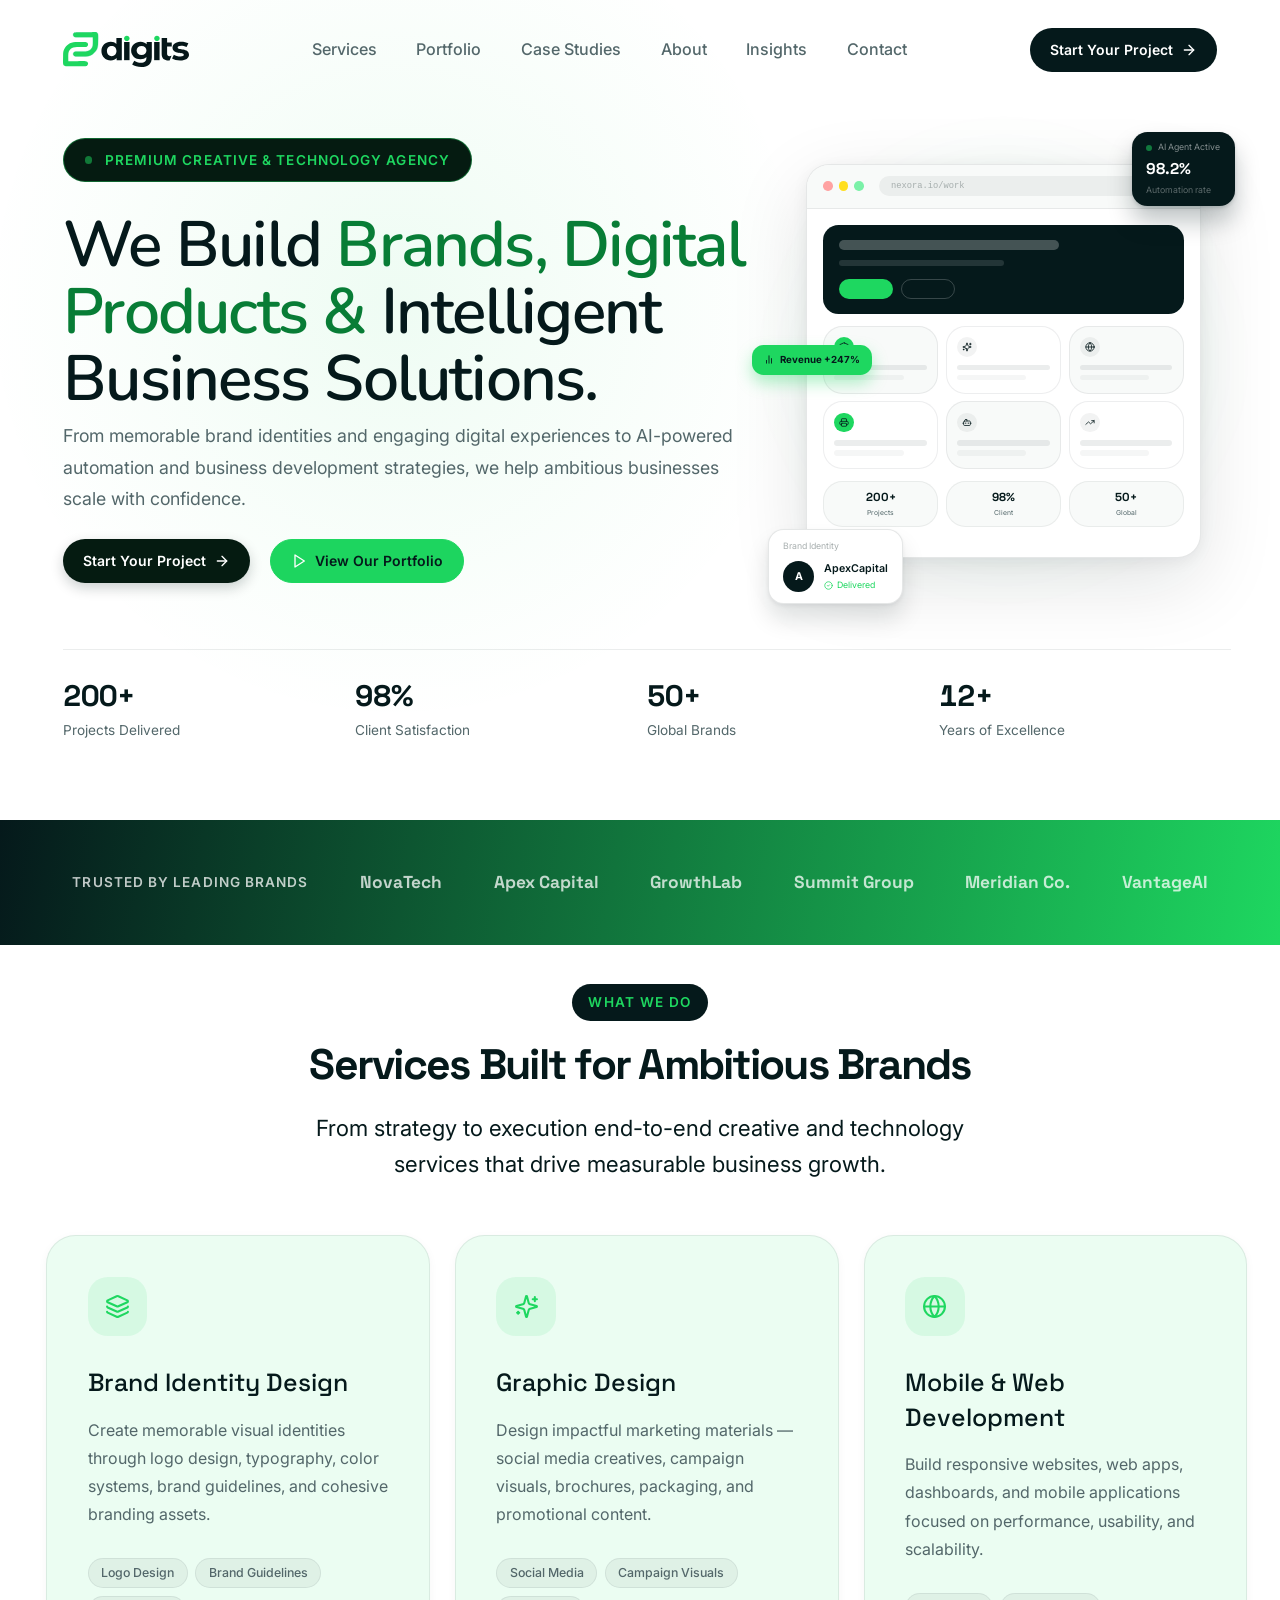
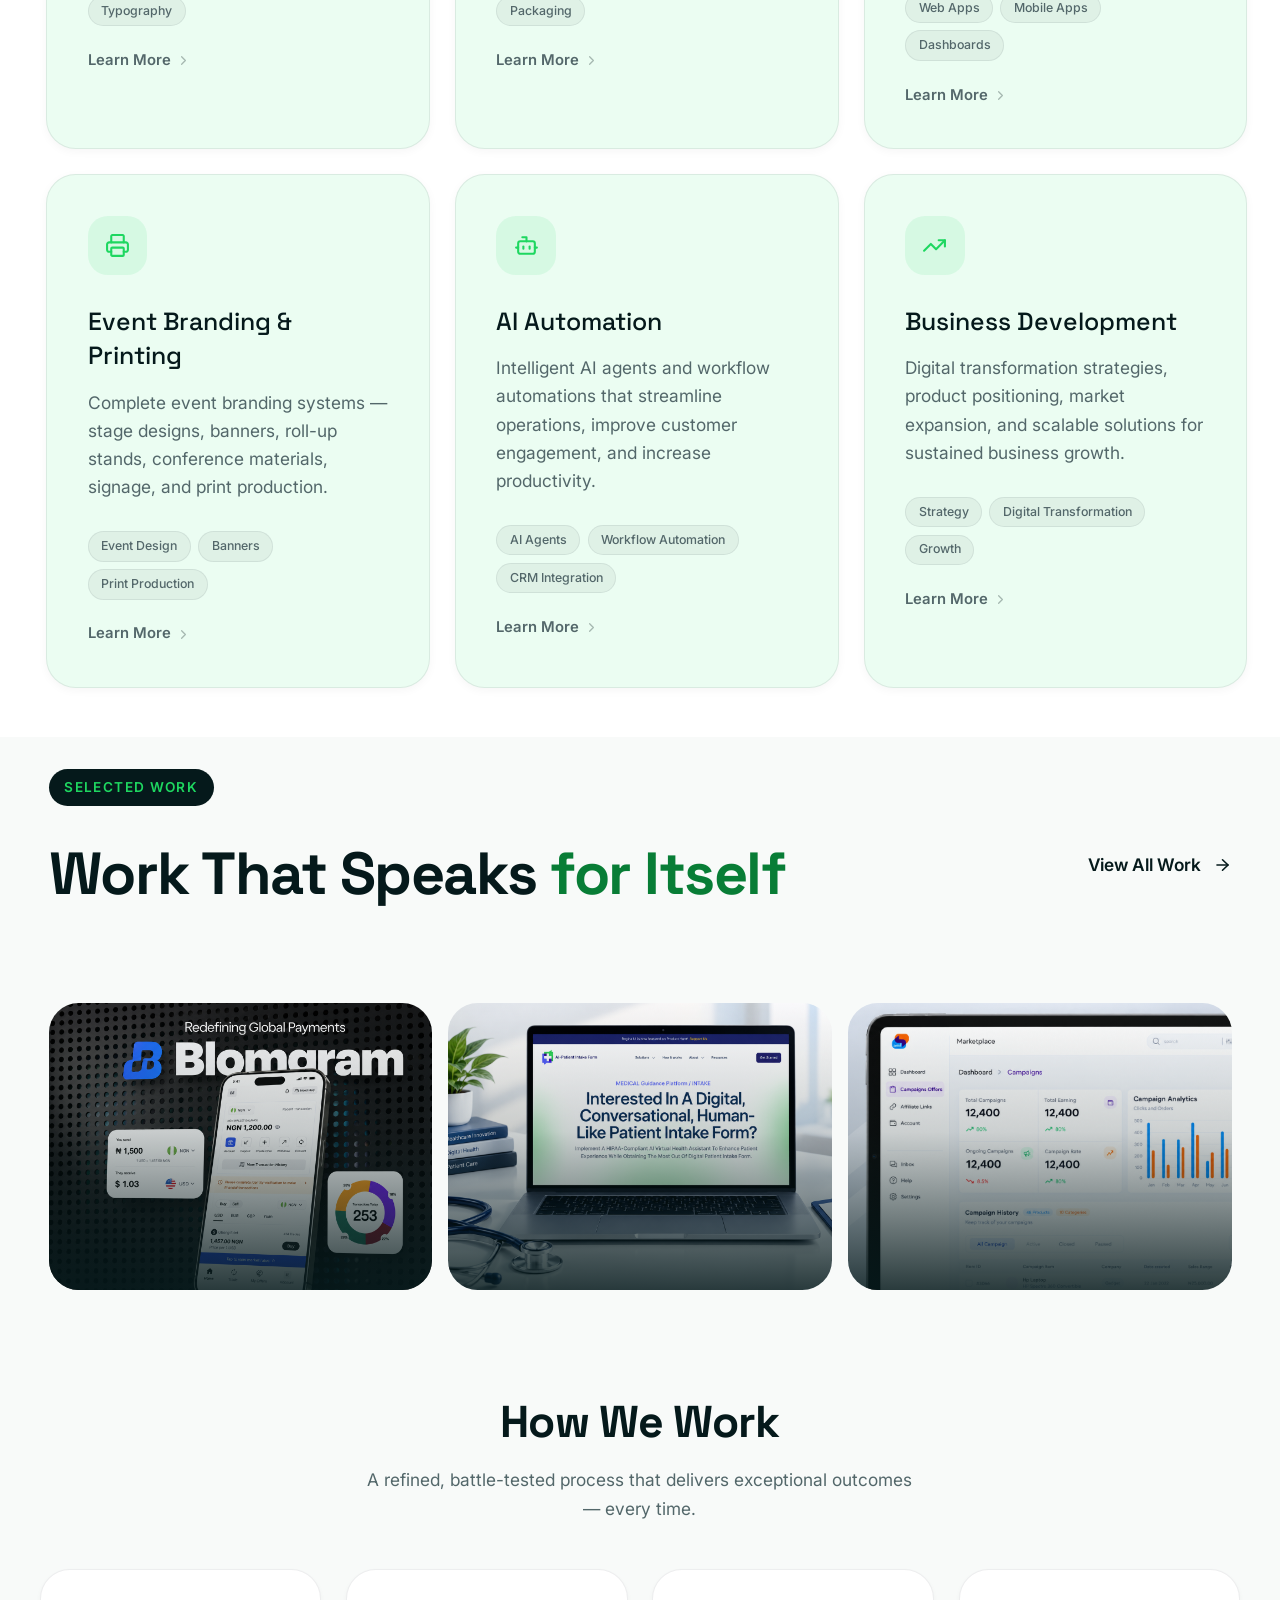
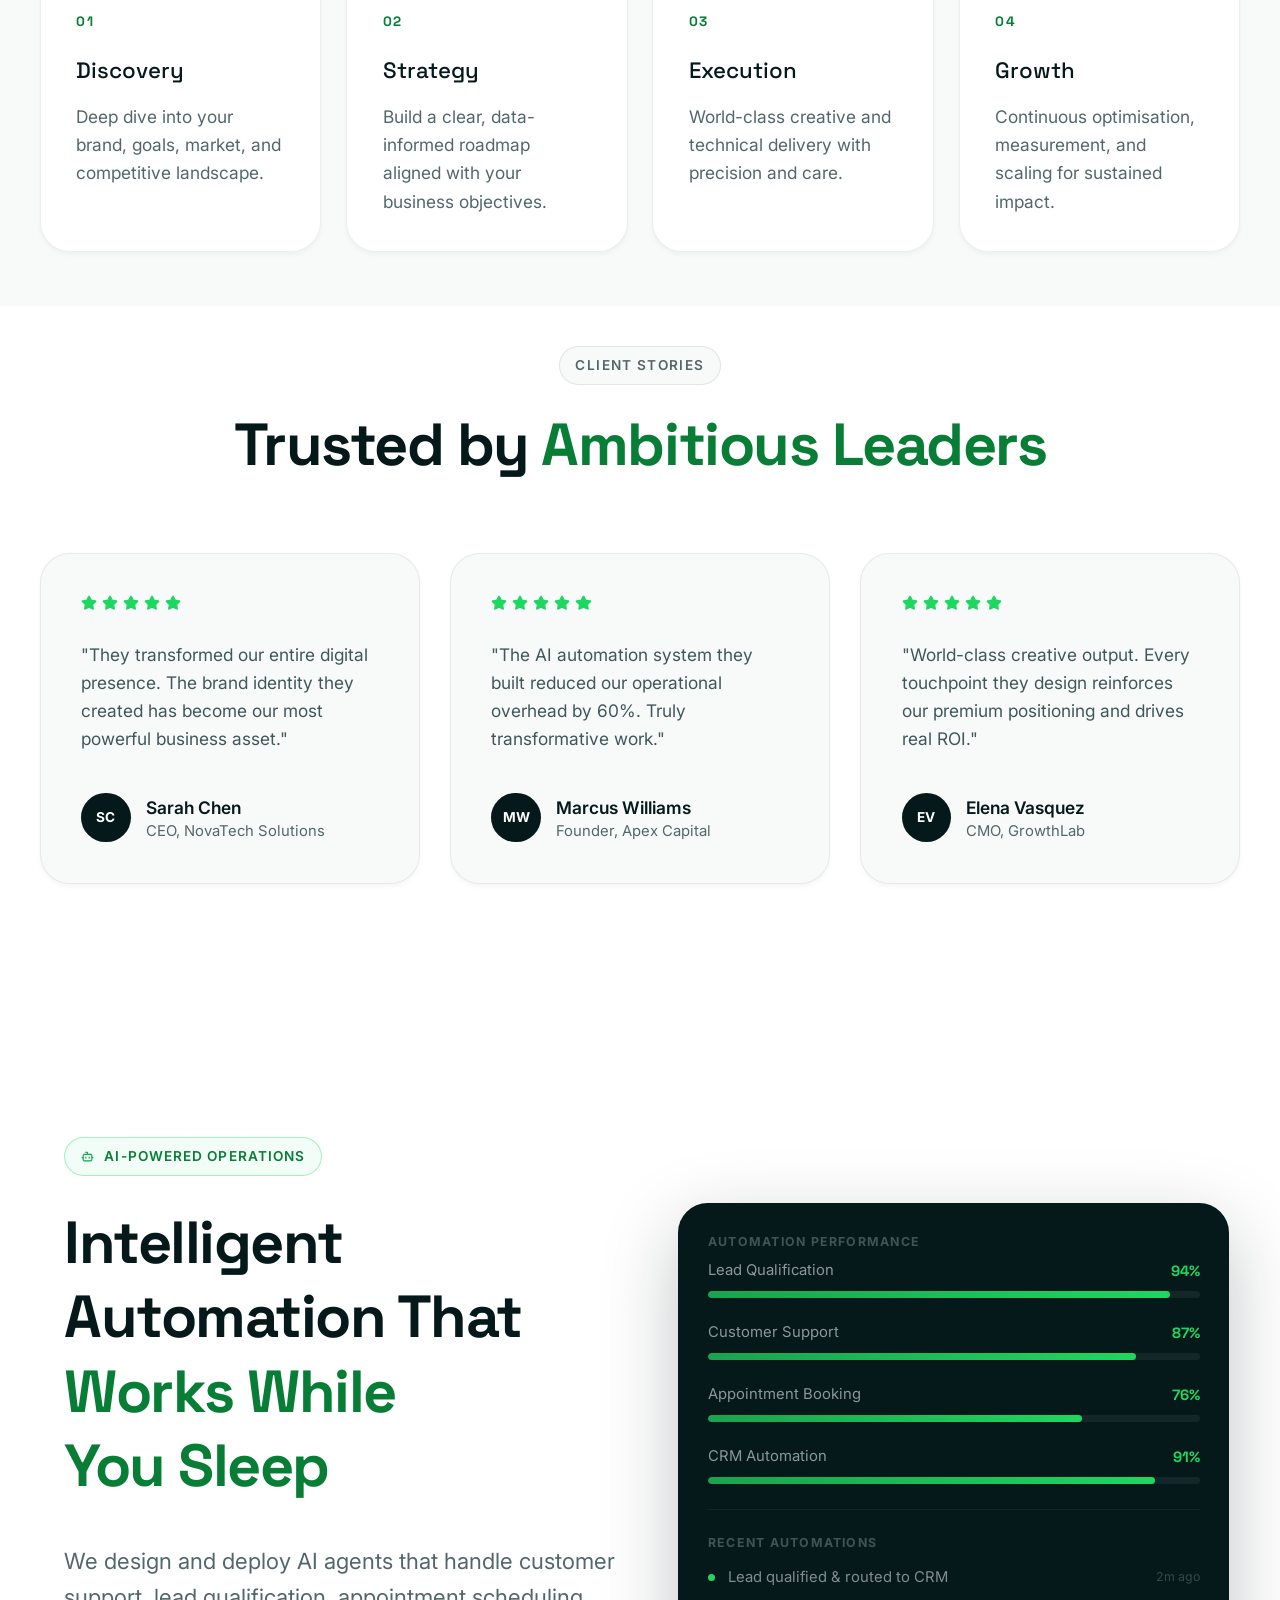
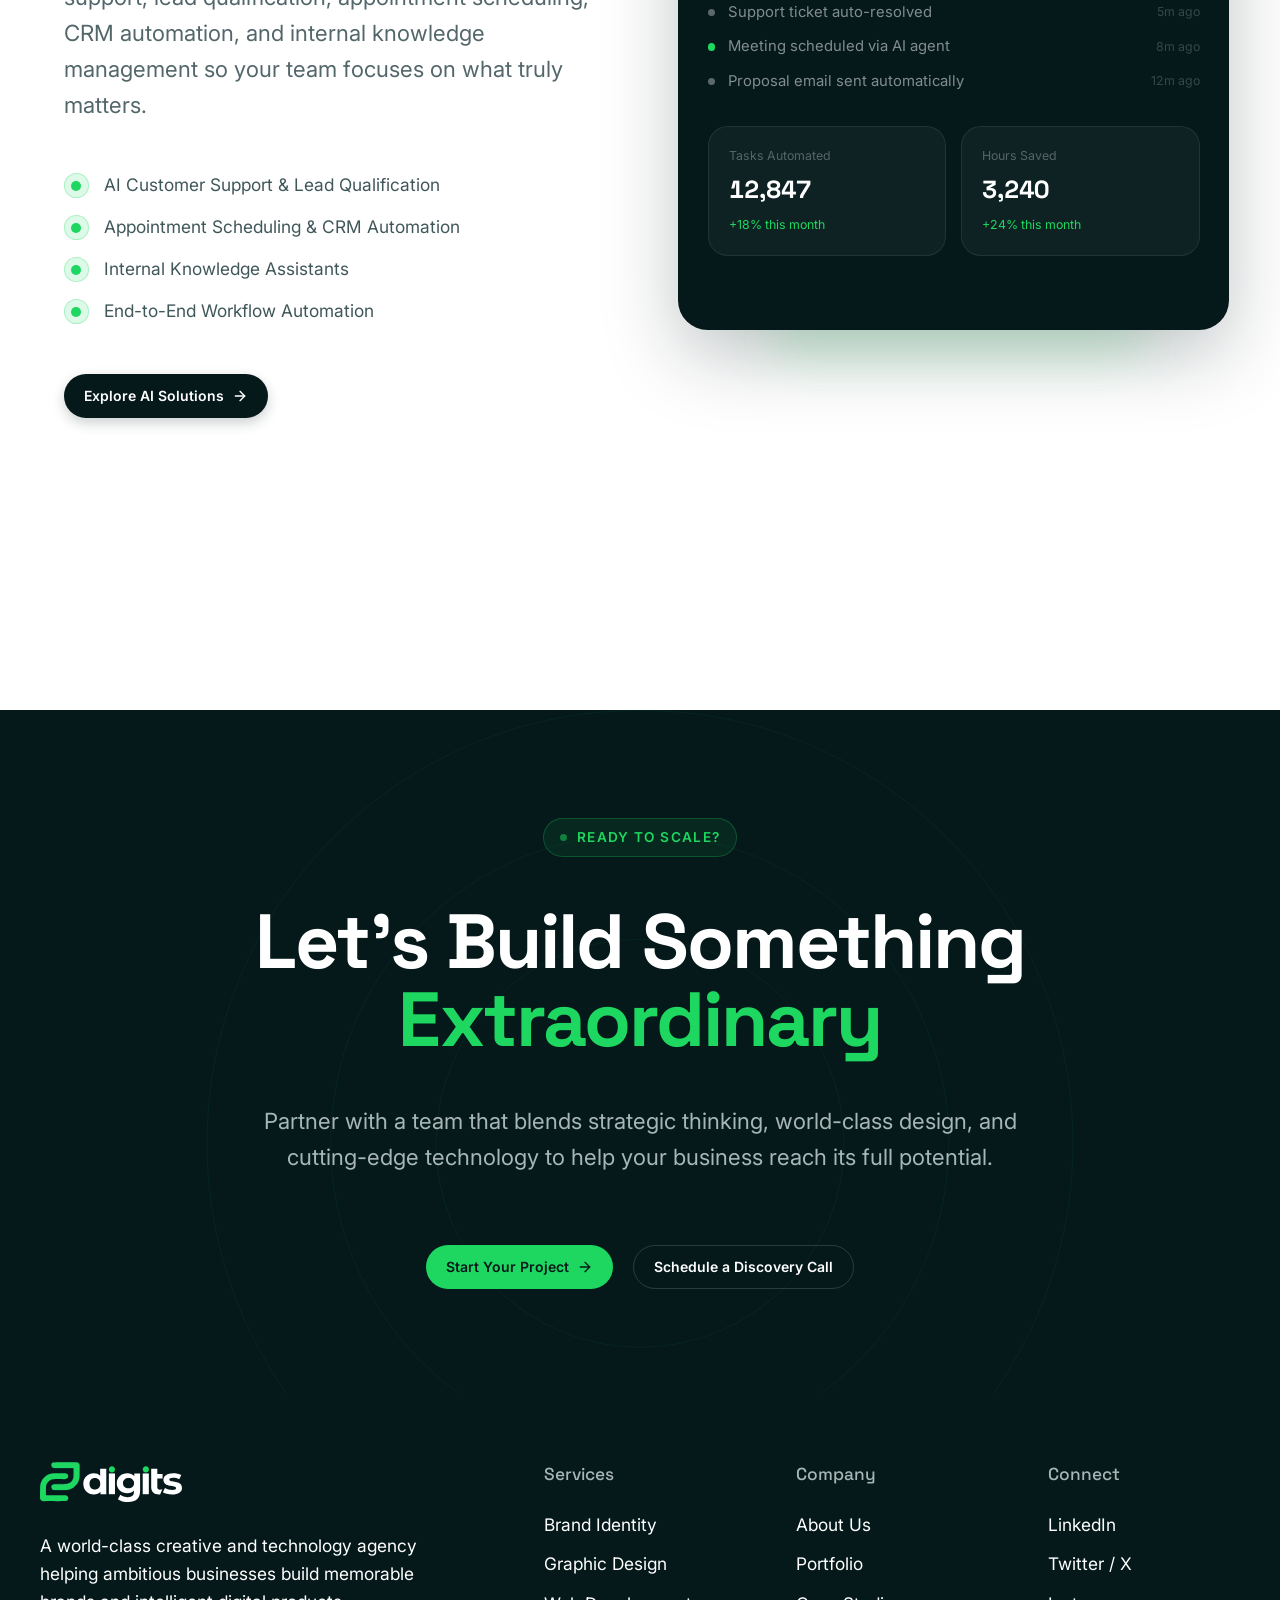
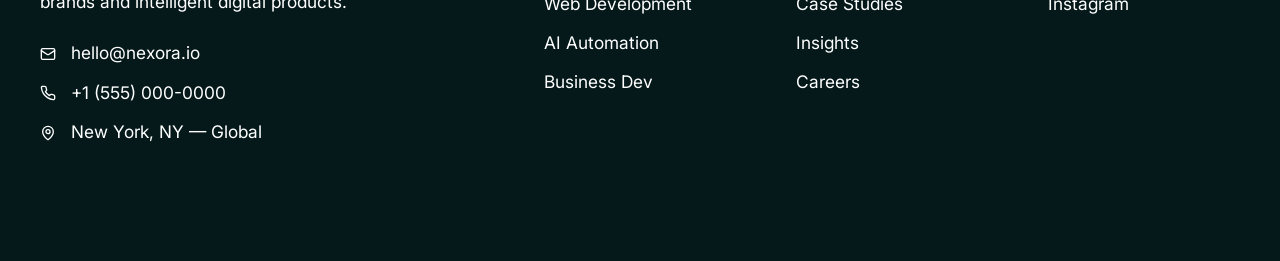
<file: index.html>
<!doctype html><html lang="en"><head><meta charset="utf-8"><meta name="viewport" content="width=device-width, initial-scale=1"><meta name="description" content="Two Digitals — creative brand identities, digital products, intelligent automation, and business solutions."><meta name="theme-color" content="#05191b"><title>Two Digitals — Creative &amp; Technology Agency</title><link rel="stylesheet" href="styles.css"><link rel="preload" href="fonts/Inter-Variable.ttf" as="font" type="font/ttf" crossorigin><link rel="preload" href="fonts/Nunito-Variable.ttf" as="font" type="font/ttf" crossorigin><script src="site-config.js" defer></script><script src="site-runtime.js" defer></script><script src="app.js" defer></script><link rel="stylesheet" href="page-content.css"><script src="page-content-store.js" defer></script><script src="page-content.js" defer></script><link rel="stylesheet" href="buttons.css"></head><body data-cms-page="home"><a class="skip-link" href="#services" data-cms-node="home-ac5f33daae8ad4">Skip to content</a><main class="site"><section class="hero" id="top" aria-labelledby="hero-title"><header class="header"><a href="#top" aria-label="Two Digitals home" data-cms-node="home-891ef8787518fb"><img src="assets/f1a41cef-80e0-47cd-9f32-ef1ed44f1dd8.svg" alt="Two Digitals" class="logo" width="141.264" height="40.4245" style="--asset-width:141.264;--asset-height:40.4245" decoding="async" data-cms-node="home-8f6d7c75d85b78"></a>
<button class="menu-toggle" aria-expanded="false" aria-controls="main-nav"><span></span><span></span><span class="sr-only" data-cms-node="home-7143fe4667f126">Toggle navigation</span></button>
<nav id="main-nav" aria-label="Main navigation"><a href="services.html" data-cms-node="home-4dedcd016817b3">Services</a><a href="portfolio.html" data-cms-node="home-bc2fc1d0bc9e3d">Portfolio</a><a href="case-studies.html" data-cms-node="home-ce0232e0b13c23">Case Studies</a><a href="#process" data-cms-node="home-308cd98606e629">About</a><a href="#automation" data-cms-node="home-358c5795430ea7">Insights</a><a href="contact.html" data-cms-node="home-e0560a283ea0f5">Contact</a></nav><a class="button button-dark" href="contact.html#project-form" data-cms-node="home-b2f22c00418587">Start Your Project<img src="assets/19a36aa6-f9a3-4a64-aa38-a41d34cc6672.svg" alt="" class="icon" width="19.4971" height="19.4971" style="--asset-width:19.4971;--asset-height:19.4971" decoding="async"></a></header><div class="hero-inner"><div class="hero-copy"><div class="label label-hero" data-cms-node="home-cc70b7300260fd"><i></i>Premium Creative &amp; Technology Agency</div>
<h1 id="hero-title" data-cms-node="home-72e454f043eee4">We Build <em data-cms-node="home-ed0c013b21b60f">Brands, Digital Products &amp;</em> Intelligent Business Solutions.</h1>
<p class="hero-description" data-cms-node="home-5c3111b41e8df9">From memorable brand identities and engaging digital experiences to AI-powered automation and business development strategies, we help ambitious businesses scale with confidence.</p><div class="hero-actions"><a class="button button-dark" href="contact.html#project-form" data-cms-node="home-e78ff504ca6ea2">Start Your Project<img src="assets/a33f4acb-6871-484a-98f1-b0fba6d52941.svg" alt="" class="icon" width="23.675" height="23.675" style="--asset-width:23.675;--asset-height:23.675" decoding="async"></a><a class="button button-green" href="portfolio.html" data-cms-node="home-bbfd8bd0b22415"><img src="assets/f153643b-6d29-4214-8913-5dd17e499737.svg" alt="" class="icon" width="19.4971" height="19.4971" style="--asset-width:19.4971;--asset-height:19.4971" decoding="async">View Our Portfolio</a></div></div><div class="hero-art" role="img" aria-label="Agency dashboard illustration: AI agent active, automation rate 98.2%, revenue up 247%, ApexCapital brand identity delivered.">
<div class="mini-browser"><div class="browser-chrome"><div class="traffic"><i></i><i></i><i></i></div><span data-cms-node="home-8d46338a965bff">nexora.io/work</span></div>
<div class="browser-content"><div class="mini-banner"><i></i><i></i><div><b></b><b></b></div></div><div class="mini-grid"><div class="mini-tile"><div class="mini-icon green"><img src="assets/005a57e9-3d0e-4453-a38b-a4ec7830dbe8.svg" alt="" class="icon" width="10.9411" height="10.9411" style="--asset-width:10.9411;--asset-height:10.9411" decoding="async"></div><i></i><i></i></div><div class="mini-tile"><div class="mini-icon "><img src="assets/d3a7d9d5-ac97-465c-a8c7-707f5d1ee912.svg" alt="" class="icon" width="10.9411" height="10.9411" style="--asset-width:10.9411;--asset-height:10.9411" decoding="async"></div><i></i><i></i></div><div class="mini-tile"><div class="mini-icon "><img src="assets/b7d1c509-103a-4040-a542-ba408139f984.svg" alt="" class="icon" width="10.9411" height="10.9411" style="--asset-width:10.9411;--asset-height:10.9411" decoding="async"></div><i></i><i></i></div><div class="mini-tile"><div class="mini-icon green"><img src="assets/62869e80-3101-46fb-a1a5-62264c1f899b.svg" alt="" class="icon" width="10.9411" height="10.9411" style="--asset-width:10.9411;--asset-height:10.9411" decoding="async"></div><i></i><i></i></div><div class="mini-tile"><div class="mini-icon "><img src="assets/c97d7fee-d8ed-497c-91b6-42fcd9485c6e.svg" alt="" class="icon" width="10.9411" height="10.9411" style="--asset-width:10.9411;--asset-height:10.9411" decoding="async"></div><i></i><i></i></div><div class="mini-tile"><div class="mini-icon "><img src="assets/fd3e05b6-5e17-4385-952d-7a5c757126df.svg" alt="" class="icon" width="10.9411" height="10.9411" style="--asset-width:10.9411;--asset-height:10.9411" decoding="async"></div><i></i><i></i></div></div><div class="mini-stats"><div><strong data-cms-node="home-cd82185d840baf">200+</strong><span data-cms-node="home-1afd85f9ae119c">Projects</span></div><div><strong data-cms-node="home-fee65a1b3b1994">98%</strong><span data-cms-node="home-68694f6875a006">Client</span></div><div><strong data-cms-node="home-d15ca19f4321d7">50+</strong><span data-cms-node="home-d044d1fe954da2">Global</span></div></div></div></div>
<div class="agent-status"><span data-cms-node="home-5fb6c4bf8bcca7"><i></i>AI Agent Active</span><strong data-cms-node="home-d6fb6a3ee39c30">98.2%</strong><small data-cms-node="home-164c607a73cae6">Automation rate</small></div>
<div class="delivered"><small data-cms-node="home-89d328b6d52406">Brand Identity</small><div><b data-cms-node="home-98e7112f136ef7">A</b><div><strong data-cms-node="home-06ce65a4d5505a">ApexCapital</strong><span data-cms-node="home-adb42f0e6ccff9"><img src="assets/21d180bd-6837-4dee-82ae-116abae11922.svg" alt="" class="icon" width="9.847" height="9.847" style="--asset-width:9.847;--asset-height:9.847" decoding="async">Delivered</span></div></div></div>
<div class="revenue"><img src="assets/c7ade02b-1b58-4820-ab9b-3e994dc5bbd5.svg" alt="" class="icon" width="12.0352" height="12.0352" style="--asset-width:12.0352;--asset-height:12.0352" decoding="async"><strong data-cms-node="home-083d5e27883904">Revenue +247%</strong></div></div>
<div class="hero-stats"><div><strong data-cms-node="home-104d0232e50f16">200+</strong><span data-cms-node="home-31fcb939b020d2">Projects Delivered</span></div><div><strong data-cms-node="home-9b4cf707a28893">98%</strong><span data-cms-node="home-71afee157781d2">Client Satisfaction</span></div><div><strong data-cms-node="home-4c749bdbd5bf8e">50+</strong><span data-cms-node="home-c183674920fda5">Global Brands</span></div><div><strong data-cms-node="home-86745280bf936f">12+</strong><span data-cms-node="home-39585b3e3a38e9">Years of Excellence</span></div></div></div></section><section class="brands" aria-label="Trusted by leading brands"><strong data-cms-node="home-64f04aae4a1bdf">Trusted by leading brands</strong><span data-cms-node="home-f31c3e2962b0bc">NovaTech</span><span data-cms-node="home-c69cf0102e5b14">Apex Capital</span><span data-cms-node="home-0870e517c88b4c">GrowthLab</span><span data-cms-node="home-2e1b6d6dcc7cc5">Summit Group</span><span data-cms-node="home-4ad41e019c9140">Meridian Co.</span><span data-cms-node="home-4cc07c52157c6a">VantageAI</span></section><section class="services" id="services" aria-labelledby="services-title"><div class="services-intro"><span class="label label-dark" data-cms-node="home-1ca0e3abfc6422">What We Do</span><h2 id="services-title" data-cms-node="home-f651901fb740e7">Services Built for Ambitious Brands</h2><p data-cms-node="home-ed20323cc21d69">From strategy to execution end-to-end creative and technology services that drive measurable business growth.</p></div><div class="service-grid"><article class="service-card" id="service-1" data-node-id="246:263"><div class="service-icon"><img src="assets/9544ed13-32fe-46a5-b157-4ce9c168fc1d.svg" alt="" class="icon" width="27.853" height="27.853" style="--asset-width:27.853;--asset-height:27.853" decoding="async"></div><h3 data-cms-node="home-84b7592a0aa60d">Brand Identity Design</h3><p data-cms-node="home-d1ee402e80027e">Create memorable visual identities through logo design, typography, color systems, brand guidelines, and cohesive branding assets.</p><ul class="chips"><li data-cms-node="home-dfccfa24ac7cf3">Logo Design</li><li data-cms-node="home-5a6d116e9a1f23">Brand Guidelines</li><li data-cms-node="home-0236693b133f4a">Typography</li></ul><a class="learn-more" href="contact.html" data-cms-node="home-85072829fe5116">Learn More<img src="assets/ecef76b4-afb3-4211-b327-5923c69f875d.svg" alt="" class="icon" width="16.7118" height="16.7118" style="--asset-width:16.7118;--asset-height:16.7118" decoding="async"></a></article><article class="service-card" id="service-2" data-node-id="246:294"><div class="service-icon"><img src="assets/edd689e9-589a-4da1-8c56-413c22c93f0a.svg" alt="" class="icon" width="27.853" height="27.853" style="--asset-width:27.853;--asset-height:27.853" decoding="async"></div><h3 data-cms-node="home-9b2711e855b2d1">Graphic Design</h3><p data-cms-node="home-98af3c09bc4d87">Design impactful marketing materials — social media creatives, campaign visuals, brochures, packaging, and promotional content.</p><ul class="chips"><li data-cms-node="home-4c3440e05e7e1a">Social Media</li><li data-cms-node="home-7bf2d92eaed8c5">Campaign Visuals</li><li data-cms-node="home-6def5431d99edd">Packaging</li></ul><a class="learn-more" href="contact.html" data-cms-node="home-672dc640e74c7e">Learn More<img src="assets/9de8311b-e292-4d5a-a81d-4b359261a067.svg" alt="" class="icon" width="16.7118" height="16.7118" style="--asset-width:16.7118;--asset-height:16.7118" decoding="async"></a></article><article class="service-card" id="service-3" data-node-id="246:327"><div class="service-icon"><img src="assets/a7a4c583-4c26-4a8c-83bc-715a44ef5e64.svg" alt="" class="icon" width="27.853" height="27.853" style="--asset-width:27.853;--asset-height:27.853" decoding="async"></div><h3 data-cms-node="home-e6ca50bd104672">Mobile &amp; Web Development</h3><p data-cms-node="home-275389b30e6d3e">Build responsive websites, web apps, dashboards, and mobile applications focused on performance, usability, and scalability.</p><ul class="chips"><li data-cms-node="home-c52c5207c42fc2">Web Apps</li><li data-cms-node="home-c01d408e64523b">Mobile Apps</li><li data-cms-node="home-b62d4bbb221db0">Dashboards</li></ul><a class="learn-more" href="contact.html" data-cms-node="home-2c24568409b64f">Learn More<img src="assets/b7f8ef55-5797-4660-b5e7-7af8d7b7ce7e.svg" alt="" class="icon" width="16.7118" height="16.7118" style="--asset-width:16.7118;--asset-height:16.7118" decoding="async"></a></article><article class="service-card" id="service-4" data-node-id="246:358"><div class="service-icon"><img src="assets/f15b2b5d-e567-4c88-b076-067cb05b3802.svg" alt="" class="icon" width="27.853" height="27.853" style="--asset-width:27.853;--asset-height:27.853" decoding="async"></div><h3 data-cms-node="home-feca916e13aa82">Event Branding &amp; Printing</h3><p data-cms-node="home-60c2a47b7ba5a2">Complete event branding systems — stage designs, banners, roll-up stands, conference materials, signage, and print production.</p><ul class="chips"><li data-cms-node="home-2987490a5cc347">Event Design</li><li data-cms-node="home-8de609eba8265f">Banners</li><li data-cms-node="home-4614edd921d01e">Print Production</li></ul><a class="learn-more" href="contact.html" data-cms-node="home-030b171f9f844b">Learn More<img src="assets/84eddfde-8529-4e0b-8593-9d252ae0e8f3.svg" alt="" class="icon" width="16.7118" height="16.7118" style="--asset-width:16.7118;--asset-height:16.7118" decoding="async"></a></article><article class="service-card" id="service-5" data-node-id="246:389"><div class="service-icon"><img src="assets/9658b485-6ac5-4455-9db8-76debad1327c.svg" alt="" class="icon" width="27.853" height="27.853" style="--asset-width:27.853;--asset-height:27.853" decoding="async"></div><h3 data-cms-node="home-228dcc55370000">AI Automation</h3><p data-cms-node="home-26acfded9b1900">Intelligent AI agents and workflow automations that streamline operations, improve customer engagement, and increase productivity.</p><ul class="chips"><li data-cms-node="home-c2828035c358ba">AI Agents</li><li data-cms-node="home-2a6245b7474a7d">Workflow Automation</li><li data-cms-node="home-28bfb072293f3d">CRM Integration</li></ul><a class="learn-more" href="contact.html" data-cms-node="home-ef45f2aa9d8244">Learn More<img src="assets/4eddc8b4-453f-4151-b189-6edd65f3834a.svg" alt="" class="icon" width="16.7118" height="16.7118" style="--asset-width:16.7118;--asset-height:16.7118" decoding="async"></a></article><article class="service-card" id="service-6" data-node-id="246:423"><div class="service-icon"><img src="assets/983b1d27-683e-49b1-8e90-9db763896f44.svg" alt="" class="icon" width="27.853" height="27.853" style="--asset-width:27.853;--asset-height:27.853" decoding="async"></div><h3 data-cms-node="home-3f3290531d45bf">Business Development</h3><p data-cms-node="home-13567d4535904b">Digital transformation strategies, product positioning, market expansion, and scalable solutions for sustained business growth.</p><ul class="chips"><li data-cms-node="home-073214a5f9c1fb">Strategy</li><li data-cms-node="home-c56e7ccc671b36">Digital Transformation</li><li data-cms-node="home-9bc340179040ae">Growth</li></ul><a class="learn-more" href="contact.html" data-cms-node="home-0501cbfdef9f6a">Learn More<img src="assets/8de8192d-b8fc-45a5-87da-412259a64fc9.svg" alt="" class="icon" width="16.7118" height="16.7118" style="--asset-width:16.7118;--asset-height:16.7118" decoding="async"></a></article></div></section><section class="work" id="portfolio" aria-labelledby="work-title"><div class="work-heading"><div><span class="label label-dark" data-cms-node="home-87002fc1f09e8d">Selected Work</span><h2 id="work-title" data-cms-node="home-408623c78b1690">Work That Speaks <em data-cms-node="home-1f6467acb84a9f">for Itself</em></h2></div><a href="portfolio.html" class="work-link" data-cms-node="home-b4e9d928e97b0a">View All Work<img src="assets/fdee8e93-628e-4bfb-84c7-6b5815dbb955.svg" alt="" class="icon" width="20.8897" height="20.8897" style="--asset-width:20.8897;--asset-height:20.8897" decoding="async"></a></div><div class="project-grid" id="project-grid"><button class="project project-1" data-image="assets/0df3d80a-139b-4f36-b18b-d4d8526f23ed.png" data-caption="Blomgram global payments brand and mobile application" aria-label="View Blomgram global payments brand and mobile application"><img src="assets/0df3d80a-139b-4f36-b18b-d4d8526f23ed.png" alt="Blomgram global payments brand and mobile application" class="" decoding="async" data-cms-node="home-6e30cd7d31213b"><span class="project-shade"></span></button><button class="project project-2" data-image="assets/b9511f51-7907-4824-adde-898b96e68970.png" data-caption="Patient intake platform displayed on a laptop" aria-label="View Patient intake platform displayed on a laptop"><img src="assets/b9511f51-7907-4824-adde-898b96e68970.png" alt="Patient intake platform displayed on a laptop" class="" decoding="async" data-cms-node="home-9b47cbe15f771f"><span class="project-shade"></span></button><button class="project project-3" data-image="assets/fab86b58-fef9-4320-97f7-16a36c2a78eb.png" data-caption="Campaign marketplace analytics dashboard" aria-label="View Campaign marketplace analytics dashboard"><img src="assets/fab86b58-fef9-4320-97f7-16a36c2a78eb.png" alt="Campaign marketplace analytics dashboard" class="" decoding="async" data-cms-node="home-b7a1d7f1491701"><span class="project-shade"></span></button></div></section><section class="process" id="process" aria-labelledby="process-title"><h2 id="process-title" data-cms-node="home-4f90ca80787168">How We Work</h2><p class="process-intro" data-cms-node="home-6a4898959edfaa">A refined, battle-tested process that delivers exceptional outcomes — every time.</p><div class="process-grid"><article><span class="step" data-cms-node="home-832025b6862e69">01</span><h3 data-cms-node="home-210888a4bd0f76">Discovery</h3><p data-cms-node="home-e7cbc16aac3a17">Deep dive into your brand, goals, market, and competitive landscape.</p></article><article><span class="step" data-cms-node="home-f94e349aadb0e5">02</span><h3 data-cms-node="home-1464c7dbf7d413">Strategy</h3><p data-cms-node="home-3c066cb6e56b07">Build a clear, data-informed roadmap aligned with your business objectives.</p></article><article><span class="step" data-cms-node="home-8e4cabe78f1521">03</span><h3 data-cms-node="home-0a9e6493bac665">Execution</h3><p data-cms-node="home-68ff308c90bd4a">World-class creative and technical delivery with precision and care.</p></article><article><span class="step" data-cms-node="home-247f3822c1d5c8">04</span><h3 data-cms-node="home-5737a912e42bba">Growth</h3><p data-cms-node="home-8d5153de536063">Continuous optimisation, measurement, and scaling for sustained impact.</p></article></div></section><section class="stories" id="stories" aria-labelledby="stories-title"><span class="label label-muted" data-cms-node="home-9c3a6bd9153dd4">Client Stories</span><h2 id="stories-title" data-cms-node="home-efa721d8ad9d97">Trusted by <em class="gradient-text" data-cms-node="home-b2539f9a2a8f08">Ambitious Leaders</em></h2><div class="story-grid"><figure class="testimonial"><div class="stars" aria-label="5 out of 5 stars"><img src="assets/5eba249d-2e50-4c42-8504-c34359a7dbde.svg" alt="" class="icon" width="18.1044" height="18.1044" style="--asset-width:18.1044;--asset-height:18.1044" decoding="async"><img src="assets/5f9911fd-0d78-460c-99a4-62e9c7a8fcca.svg" alt="" class="icon" width="18.1044" height="18.1044" style="--asset-width:18.1044;--asset-height:18.1044" decoding="async"><img src="assets/b582a85e-9e18-463a-8851-2625f681bb8b.svg" alt="" class="icon" width="18.1044" height="18.1044" style="--asset-width:18.1044;--asset-height:18.1044" decoding="async"><img src="assets/7ed73576-3d6e-4878-933b-1c40d9ad7a99.svg" alt="" class="icon" width="18.1044" height="18.1044" style="--asset-width:18.1044;--asset-height:18.1044" decoding="async"><img src="assets/e9f81f71-90a2-463c-ac6b-d875b8b7cc52.svg" alt="" class="icon" width="18.1044" height="18.1044" style="--asset-width:18.1044;--asset-height:18.1044" decoding="async"></div><blockquote data-cms-node="home-f907a4037c48ff">"They transformed our entire digital presence. The brand identity they created has become our most powerful business asset."</blockquote><figcaption><b class="avatar" data-cms-node="home-fe1cc7d3ad6bf5">SC</b><div><strong data-cms-node="home-28a84f0515b1ed">Sarah Chen</strong><span data-cms-node="home-a1ff88267343f6">CEO, NovaTech Solutions</span></div></figcaption></figure><figure class="testimonial"><div class="stars" aria-label="5 out of 5 stars"><img src="assets/4425d1fa-1ed7-4663-8c09-d682dad5b7cc.svg" alt="" class="icon" width="18.1044" height="18.1044" style="--asset-width:18.1044;--asset-height:18.1044" decoding="async"><img src="assets/3f20cb82-7ce1-4c76-b638-de4ec56f8d38.svg" alt="" class="icon" width="18.1044" height="18.1044" style="--asset-width:18.1044;--asset-height:18.1044" decoding="async"><img src="assets/278077a6-0f32-49c4-921b-071a77b44f56.svg" alt="" class="icon" width="18.1044" height="18.1044" style="--asset-width:18.1044;--asset-height:18.1044" decoding="async"><img src="assets/4ecb8f03-e538-4efd-88fa-84bfa717950c.svg" alt="" class="icon" width="18.1044" height="18.1044" style="--asset-width:18.1044;--asset-height:18.1044" decoding="async"><img src="assets/3e0d26af-308f-4cca-a2d1-75d2a42e04bf.svg" alt="" class="icon" width="18.1044" height="18.1044" style="--asset-width:18.1044;--asset-height:18.1044" decoding="async"></div><blockquote data-cms-node="home-bf234ad7e9df3b">"The AI automation system they built reduced our operational overhead by 60%. Truly transformative work."</blockquote><figcaption><b class="avatar" data-cms-node="home-f4e28d9ad3f283">MW</b><div><strong data-cms-node="home-be0fbd99e13bd0">Marcus Williams</strong><span data-cms-node="home-a82790e53f1c33">Founder, Apex Capital</span></div></figcaption></figure><figure class="testimonial"><div class="stars" aria-label="5 out of 5 stars"><img src="assets/5a53cfc4-eece-4932-b940-42bc730d22aa.svg" alt="" class="icon" width="18.1044" height="18.1044" style="--asset-width:18.1044;--asset-height:18.1044" decoding="async"><img src="assets/40b78763-7762-44a0-bdf7-06bea930fa77.svg" alt="" class="icon" width="18.1044" height="18.1044" style="--asset-width:18.1044;--asset-height:18.1044" decoding="async"><img src="assets/6817978c-307d-47fe-9cb4-8c35e9bcf307.svg" alt="" class="icon" width="18.1044" height="18.1044" style="--asset-width:18.1044;--asset-height:18.1044" decoding="async"><img src="assets/69c04834-ff11-4874-a2ee-3ea0b4202d8c.svg" alt="" class="icon" width="18.1044" height="18.1044" style="--asset-width:18.1044;--asset-height:18.1044" decoding="async"><img src="assets/7b2fe4d4-6336-49a6-aad3-53d7903d4b66.svg" alt="" class="icon" width="18.1044" height="18.1044" style="--asset-width:18.1044;--asset-height:18.1044" decoding="async"></div><blockquote data-cms-node="home-cbe3566f6aa5c3">"World-class creative output. Every touchpoint they design reinforces our premium positioning and drives real ROI."</blockquote><figcaption><b class="avatar" data-cms-node="home-2be8f0a7441872">EV</b><div><strong data-cms-node="home-3b14eb3ed182a6">Elena Vasquez</strong><span data-cms-node="home-99396c55f49e9b">CMO, GrowthLab</span></div></figcaption></figure></div></section><section class="automation" id="automation" aria-labelledby="ai-title"><div class="ai-copy"><span class="label label-ai" data-cms-node="home-5ae985377c6a74"><img src="assets/95460492-5f00-4572-b5b7-e4753ab24dd3.svg" alt="" class="icon" width="15.3191" height="15.3191" style="--asset-width:15.3191;--asset-height:15.3191" decoding="async">AI-Powered Operations</span><h2 id="ai-title" data-cms-node="home-66b6a7cc727c15">Intelligent<br>Automation That<br><em class="gradient-text" data-cms-node="home-688786f9123c6d">Works While<br>You Sleep</em></h2><p data-cms-node="home-4cea84c7e1d8a7">We design and deploy AI agents that handle customer support, lead qualification, appointment scheduling, CRM automation, and internal knowledge management so your team focuses on what truly matters.</p><ul class="ai-features"><li data-cms-node="home-96ba72719fc3e6"><i></i>AI Customer Support &amp; Lead Qualification</li><li data-cms-node="home-7616cf0b531d7f"><i></i>Appointment Scheduling &amp; CRM Automation</li><li data-cms-node="home-11cc39a3732220"><i></i>Internal Knowledge Assistants</li><li data-cms-node="home-5c1a1459712748"><i></i>End-to-End Workflow Automation</li></ul><a class="button button-dark" href="mailto:hello@nexora.io?subject=AI%20solutions%20inquiry" data-cms-node="home-84e745c911a1ad">Explore AI Solutions<img src="assets/da53840c-9a75-420b-a815-b206fb67b907.svg" alt="" class="icon" width="22.2824" height="22.2824" style="--asset-width:22.2824;--asset-height:22.2824" decoding="async"></a></div>
<div class="ai-dashboard" aria-label="Illustrative automation dashboard"><h3 data-cms-node="home-9cf5d9c021d7d7">Automation Performance</h3><div class="performance-row"><div><span data-cms-node="home-b201d41fee213c">Lead Qualification</span><strong data-cms-node="home-30523811cbdbe7">94%</strong></div><div class="track"><i style="--progress:94%"></i></div></div><div class="performance-row"><div><span data-cms-node="home-d3ea0e712e4cc7">Customer Support</span><strong data-cms-node="home-922d87c99bcd15">87%</strong></div><div class="track"><i style="--progress:87%"></i></div></div><div class="performance-row"><div><span data-cms-node="home-868cab0d275c6f">Appointment Booking</span><strong data-cms-node="home-46c5a063984110">76%</strong></div><div class="track"><i style="--progress:76%"></i></div></div><div class="performance-row"><div><span data-cms-node="home-f0ef57e81680a9">CRM Automation</span><strong data-cms-node="home-0b8c6e3bb35924">91%</strong></div><div class="track"><i style="--progress:91%"></i></div></div><div class="recent"><h3 data-cms-node="home-3248fb890b766b">Recent Automations</h3><ul><li><i></i><span data-cms-node="home-1e589521f7c350">Lead qualified &amp; routed to CRM</span><time data-cms-node="home-9220e364f9417d">2m ago</time></li><li><i></i><span data-cms-node="home-e91274d71807a0">Support ticket auto-resolved</span><time data-cms-node="home-9a16c5ec973c4e">5m ago</time></li><li><i></i><span data-cms-node="home-ccad9327696229">Meeting scheduled via AI agent</span><time data-cms-node="home-343fa31b541681">8m ago</time></li><li><i></i><span data-cms-node="home-9a9136c933f936">Proposal email sent automatically</span><time data-cms-node="home-24779b341d9a6d">12m ago</time></li></ul></div><div class="dashboard-metrics"><div><span data-cms-node="home-14224635cc0dcf">Tasks Automated</span><strong data-cms-node="home-3ae015a827a11b">12,847</strong><small data-cms-node="home-04f64c7d07cdac">+18% this month</small></div><div><span data-cms-node="home-2fb092a89823ac">Hours Saved</span><strong data-cms-node="home-cc7509606ac01a">3,240</strong><small data-cms-node="home-a6278adec00932">+24% this month</small></div></div></div></section><section class="closing" aria-labelledby="closing-title"><div class="rings" aria-hidden="true"><i></i><i></i><i></i></div><div class="closing-content"><span class="label label-ready" data-cms-node="home-28fe5195eeb440"><i></i>Ready to Scale?</span><h2 id="closing-title" data-cms-node="home-eb581a851b2024">Let’s Build Something<br><em class="gradient-text" data-cms-node="home-3b1e0116164631">Extraordinary</em></h2><p data-cms-node="home-bc412e43e6d567">Partner with a team that blends strategic thinking, world-class design, and cutting-edge technology to help your business reach its full potential.</p><div class="closing-actions"><a class="button button-green-dark" href="contact.html#project-form" data-cms-node="home-9fc3b809e1293b">Start Your Project<img src="assets/20877bd1-09ca-4036-8758-a86f2140fe9f.svg" alt="" class="icon" width="25.0677" height="25.0677" style="--asset-width:25.0677;--asset-height:25.0677" decoding="async"></a><a class="button button-outline" href="#contact" data-cms-node="home-da50c4f4ebde0d">Schedule a Discovery Call</a></div></div></section><footer id="contact" class="footer"><div class="footer-grid"><div class="footer-brand"><a href="#top" aria-label="Two Digitals home" data-cms-node="home-93f58dde798ba5"><img src="assets/571752cb-f608-4d13-aefe-047a80cf65f2.svg" alt="Two Digitals" class="footer-logo" width="160.135" height="45.8245" style="--asset-width:160.135;--asset-height:45.8245" decoding="async" data-cms-node="home-faa72997689f6e"></a><p data-cms-node="home-fe3f5f8ae8e61c">A world-class creative and technology agency helping ambitious businesses build memorable brands and intelligent digital products.</p><address><a href="mailto:hello@nexora.io" data-contact-email data-cms-node="home-e2038a67dad976"><img src="assets/45481adf-ecf1-4b77-88ba-714ab7c2a475.svg" alt="" class="icon" width="18.1044" height="18.1044" style="--asset-width:18.1044;--asset-height:18.1044" decoding="async"><span data-cms-node="home-2be1acd03f971e">hello@nexora.io</span></a><a href="tel:+15550000000" data-contact-phone data-cms-node="home-1f8f38e41e5b72"><img src="assets/14ea5b0e-943f-4c4b-b22b-797b0e64858a.svg" alt="" class="icon" width="18.1044" height="18.1044" style="--asset-width:18.1044;--asset-height:18.1044" decoding="async"><span data-cms-node="home-0b271b4c811a8f">+1 (555) 000-0000</span></a><span data-contact-location><img src="assets/e4a503a3-e187-49ab-8f44-4446b245cf71.svg" alt="" class="icon" width="18.1044" height="18.1044" style="--asset-width:18.1044;--asset-height:18.1044" decoding="async"><span data-cms-node="home-b27ce867cb161e">New York, NY — Global</span></span></address></div>
<div><h3 class="footer-heading" data-cms-node="home-e615c6f3d658c1">Services</h3><a href="services.html#service-1" data-cms-node="home-f44199e034cc53">Brand Identity</a><a href="services.html#service-2" data-cms-node="home-4e8a276ffe85bf">Graphic Design</a><a href="services.html#service-3" data-cms-node="home-255474490825e7">Web Development</a><a href="services.html#service-5" data-cms-node="home-ece0671174fbb4">AI Automation</a><a href="services.html#service-6" data-cms-node="home-fca40fae100319">Business Dev</a></div>
<div><h3 class="footer-heading" data-cms-node="home-740096ac3683cb">Company</h3><a href="#process" data-cms-node="home-c66fe9304099a7">About Us</a><a href="portfolio.html" data-cms-node="home-2619031c007313">Portfolio</a><a href="case-studies.html" data-cms-node="home-afa3d2cd3f34b6">Case Studies</a><a href="#automation" data-cms-node="home-8424e3d602cff2">Insights</a><a href="#contact" data-cms-node="home-973bf84f71ff5b">Careers</a></div>
<div><h3 class="footer-heading" data-cms-node="home-ad71ab7ea9554b">Connect</h3><a href="#contact" data-social="linkedin" data-cms-node="home-faed0d79b2c970">LinkedIn</a><a href="#contact" data-social="twitter" data-cms-node="home-f8cb634b1ad2bd">Twitter / X</a><a href="#contact" data-social="instagram" data-cms-node="home-4fe75b0a4be476">Instagram</a></div></div></footer></main><dialog id="project-dialog" aria-labelledby="project-caption"><button class="dialog-close" aria-label="Close project preview" data-cms-node="home-357baaa3603fd7">Close</button><img id="project-preview" src="assets/0df3d80a-139b-4f36-b18b-d4d8526f23ed.png" alt=""><p id="project-caption"></p></dialog><div class="toast" role="status" aria-live="polite" hidden></div></body></html>
</file>
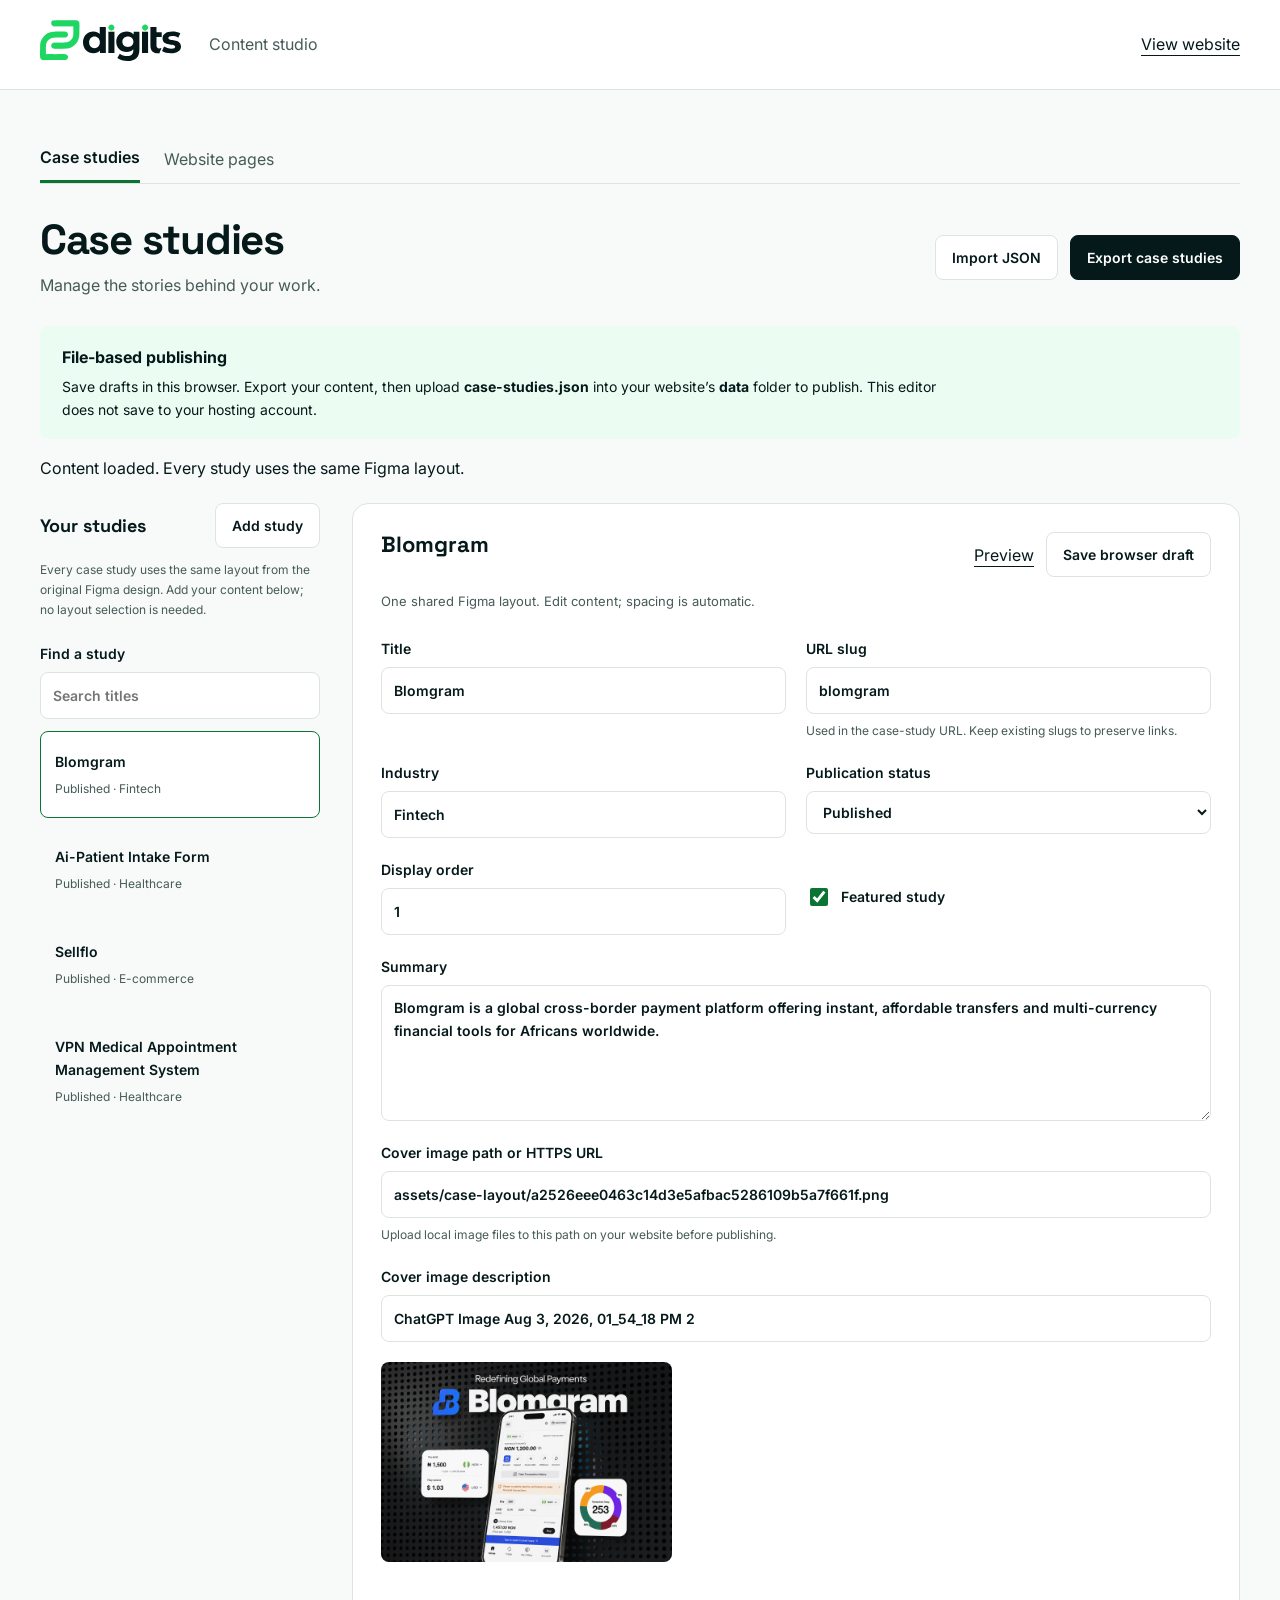
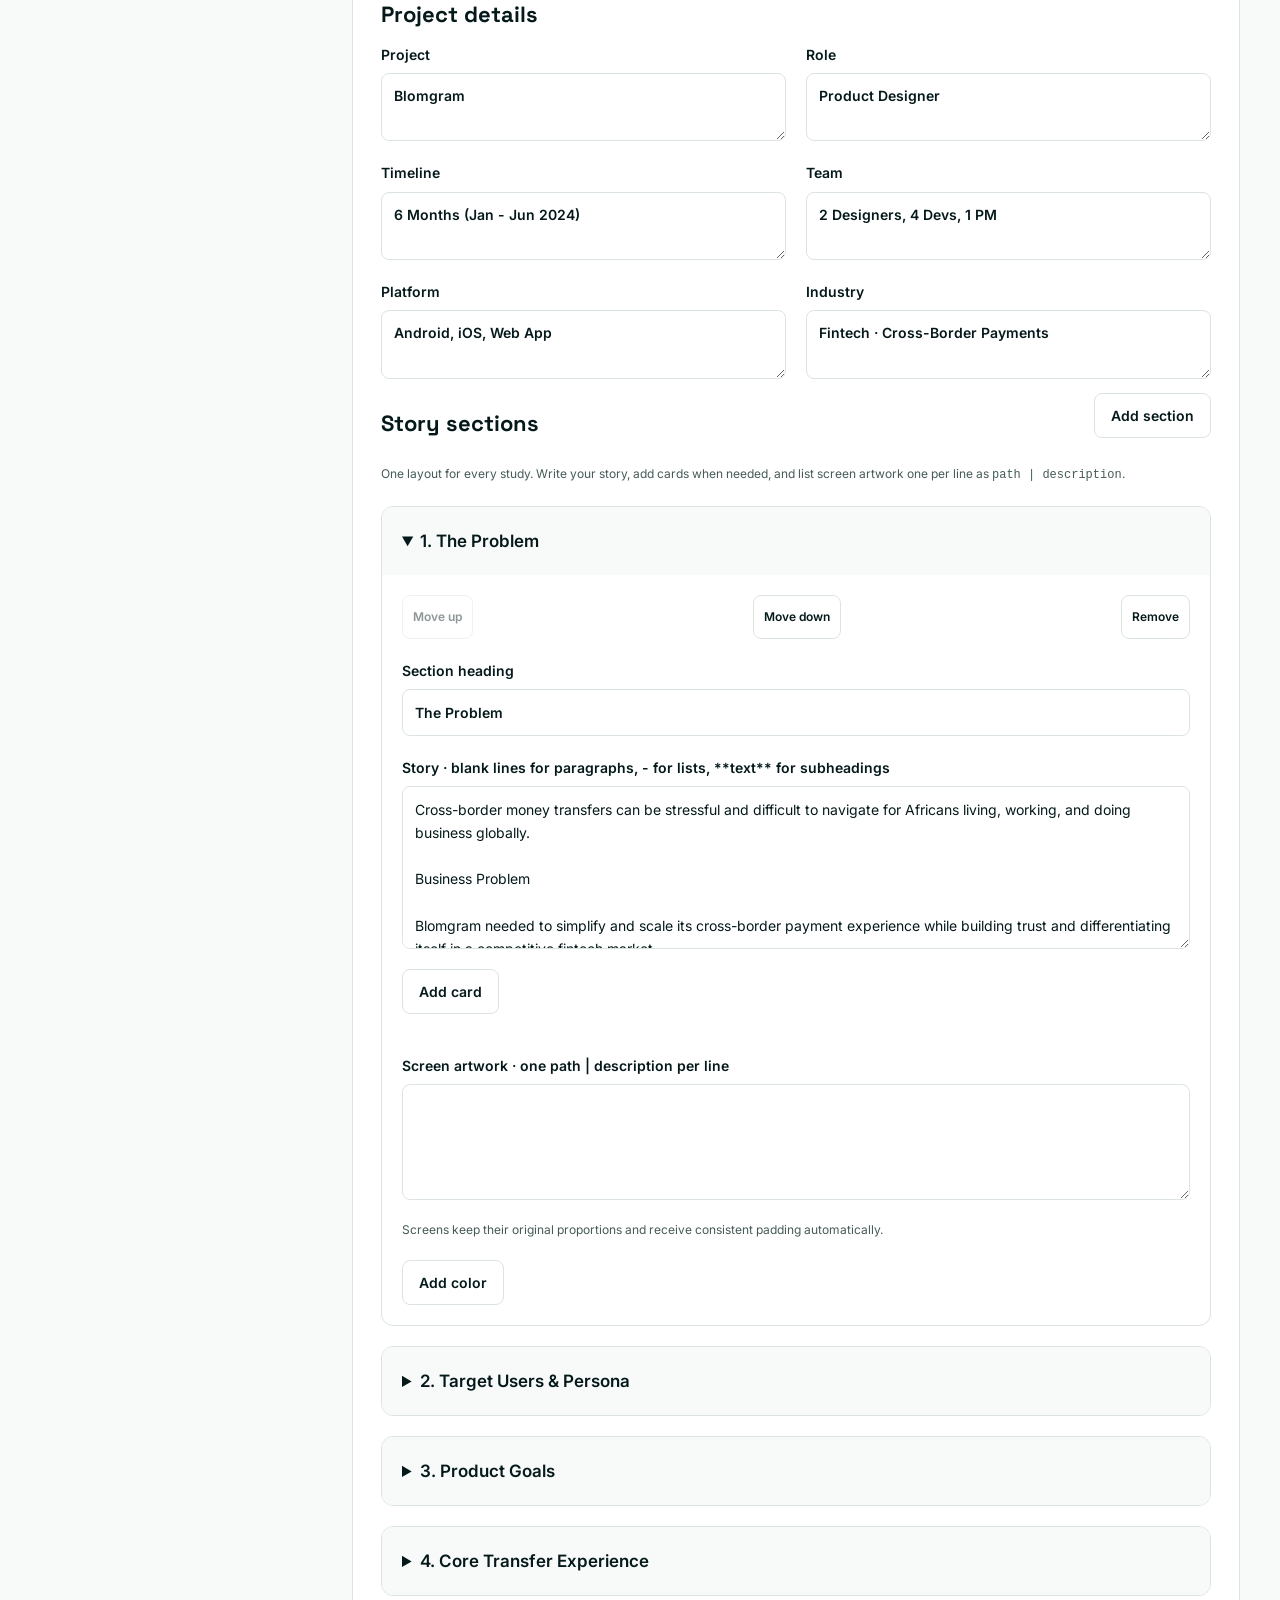
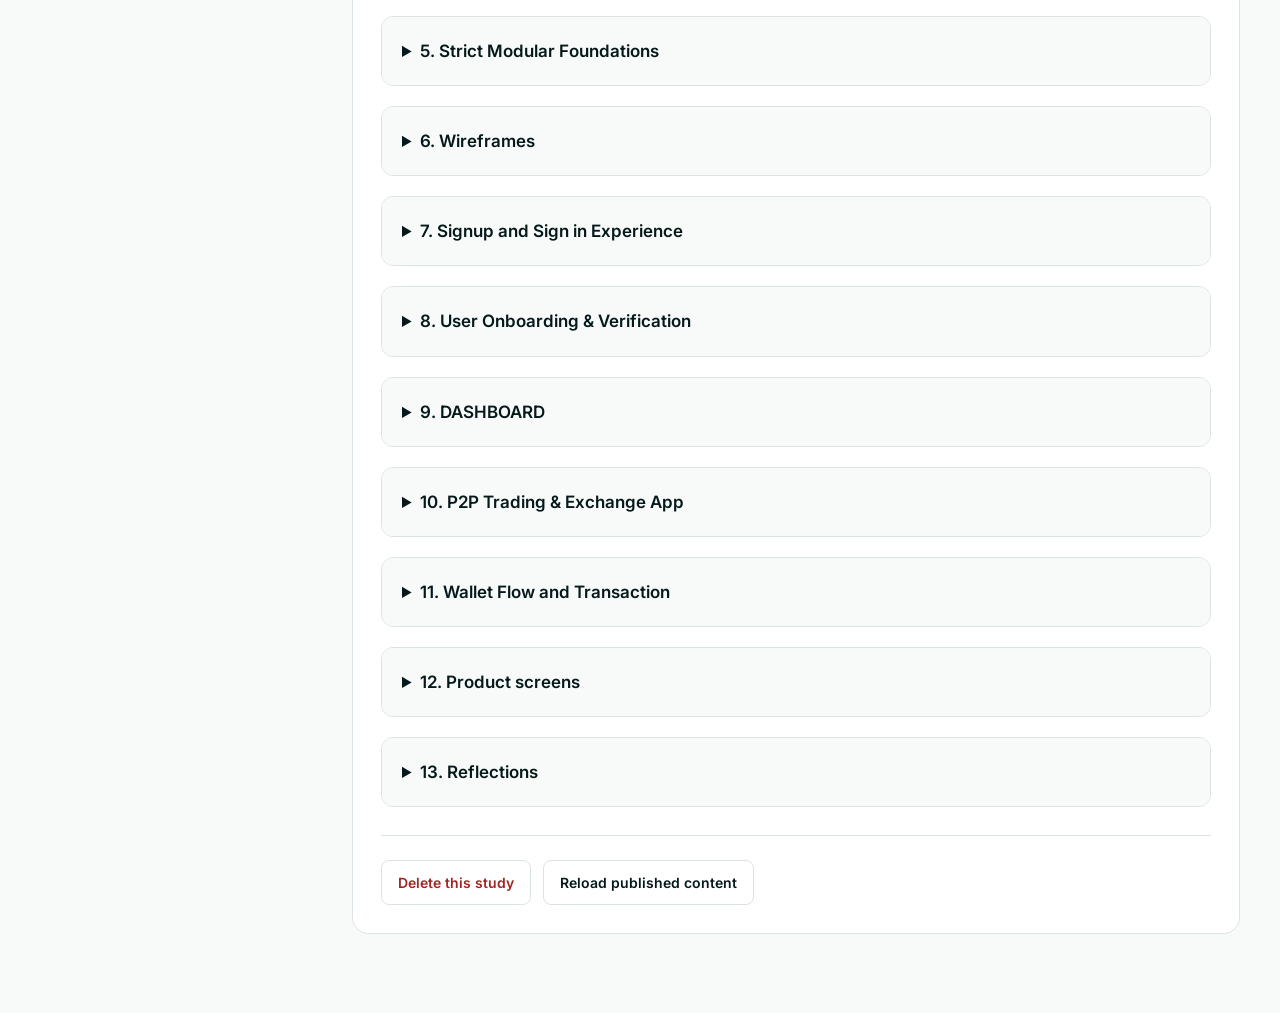
<file: admin/index.html>
<!doctype html>
<html lang="en"><head><meta charset="utf-8"><meta name="viewport" content="width=device-width,initial-scale=1"><meta name="robots" content="noindex,nofollow"><title>Content Studio — Two Digitals</title><link rel="stylesheet" href="../case-studies.css"><link rel="stylesheet" href="admin.css"><script src="../case-studies-store.js" defer></script><script src="../case-media.js" defer></script><script src="../case-template.js" defer></script><script src="admin.js" defer></script></head><body>
<!-- THESIS: A working content desk for case studies. OWN-WORLD: Existing Two Digitals green, white surfaces, Inter controls and Space Grotesk headings. STORY: Select a study, edit its story, save a browser draft and export the publication file. FIRST VIEWPORT: Compact toolbar, study list at left, clearly labelled editor at right. FORM: Code-led extension of the existing visual system. -->
<a class="skip" href="#editor">Skip to editor</a><header class="admin-bar"><a href="../index.html"><img src="../assets/f1a41cef-80e0-47cd-9f32-ef1ed44f1dd8.svg" width="141" height="41" alt="Two Digitals"></a><span>Content studio</span><a href="../case-studies.html">View website</a></header>
<main class="workspace"><nav class="cms-tabs" aria-label="Content types"><a href="index.html" aria-current="page">Case studies</a><a href="pages.html">Website pages</a></nav><div class="workspace-heading"><div><h1>Case studies</h1><p>Manage the stories behind your work.</p></div><div class="actions"><label class="file-button">Import JSON<input id="import" type="file" accept=".json,application/json"></label><button id="export" class="primary" disabled>Export case studies</button></div></div>
<div class="publication-note"><strong>File-based publishing</strong><p>Save drafts in this browser. Export your content, then upload <b>case-studies.json</b> into your website’s <b>data</b> folder to publish. This editor does not save to your hosting account.</p></div>
<p id="message" role="status" aria-live="polite">Loading content…</p><div class="editor-layout"><aside aria-label="Case studies"><div class="list-heading"><h2>Your studies</h2><button id="add" disabled>Add study</button></div><p class="help">Every case study uses the same layout from the original Figma design. Add your content below; no layout selection is needed.</p><label>Find a study<input id="search" type="search" placeholder="Search titles"></label><div id="study-list"></div></aside>
<section id="editor" aria-label="Case study editor"><form id="study-form" hidden><div class="editor-heading"><h2 id="editing-title">Edit study</h2><div class="actions"><a id="preview" target="_blank" rel="noopener">Preview</a><button type="button" id="save">Save browser draft</button></div></div><p id="dirty" class="save-state">All changes saved in this browser.</p>
<div class="fields"><label>Title<input name="title" required></label><label>URL slug<input name="slug" required pattern="[a-z0-9]+(-[a-z0-9]+)*"><small>Used in the case-study URL. Keep existing slugs to preserve links.</small></label><label>Industry<input name="category" required></label><label>Publication status<select name="status"><option value="draft">Draft</option><option value="published">Published</option></select></label><label>Display order<input name="order" type="number" min="0" step="1" required></label><label class="check"><input name="featured" type="checkbox">Featured study</label><label class="wide">Summary<textarea name="summary" rows="5" required></textarea></label><label class="wide">Cover image path or HTTPS URL<input name="coverSrc" placeholder="assets/case-studies/example.png"><small>Upload local image files to this path on your website before publishing.</small></label><label class="wide">Cover image description<input name="coverAlt"></label></div><img id="cover-preview" class="cover-preview" alt="" hidden>
<h3>Project details</h3><div id="metadata" class="fields"></div><div id="legacy-story"><div class="section-heading"><h3>Story sections</h3><button id="add-section" type="button">Add section</button></div><p class="help">One layout for every study. Write your story, add cards when needed, and list screen artwork one per line as <code>path | description</code>.</p><div id="sections"></div></div><div class="danger-zone"><button id="delete" type="button">Delete this study</button><button id="reset" type="button">Reload published content</button></div></form></section></div></main></body></html>
</file>
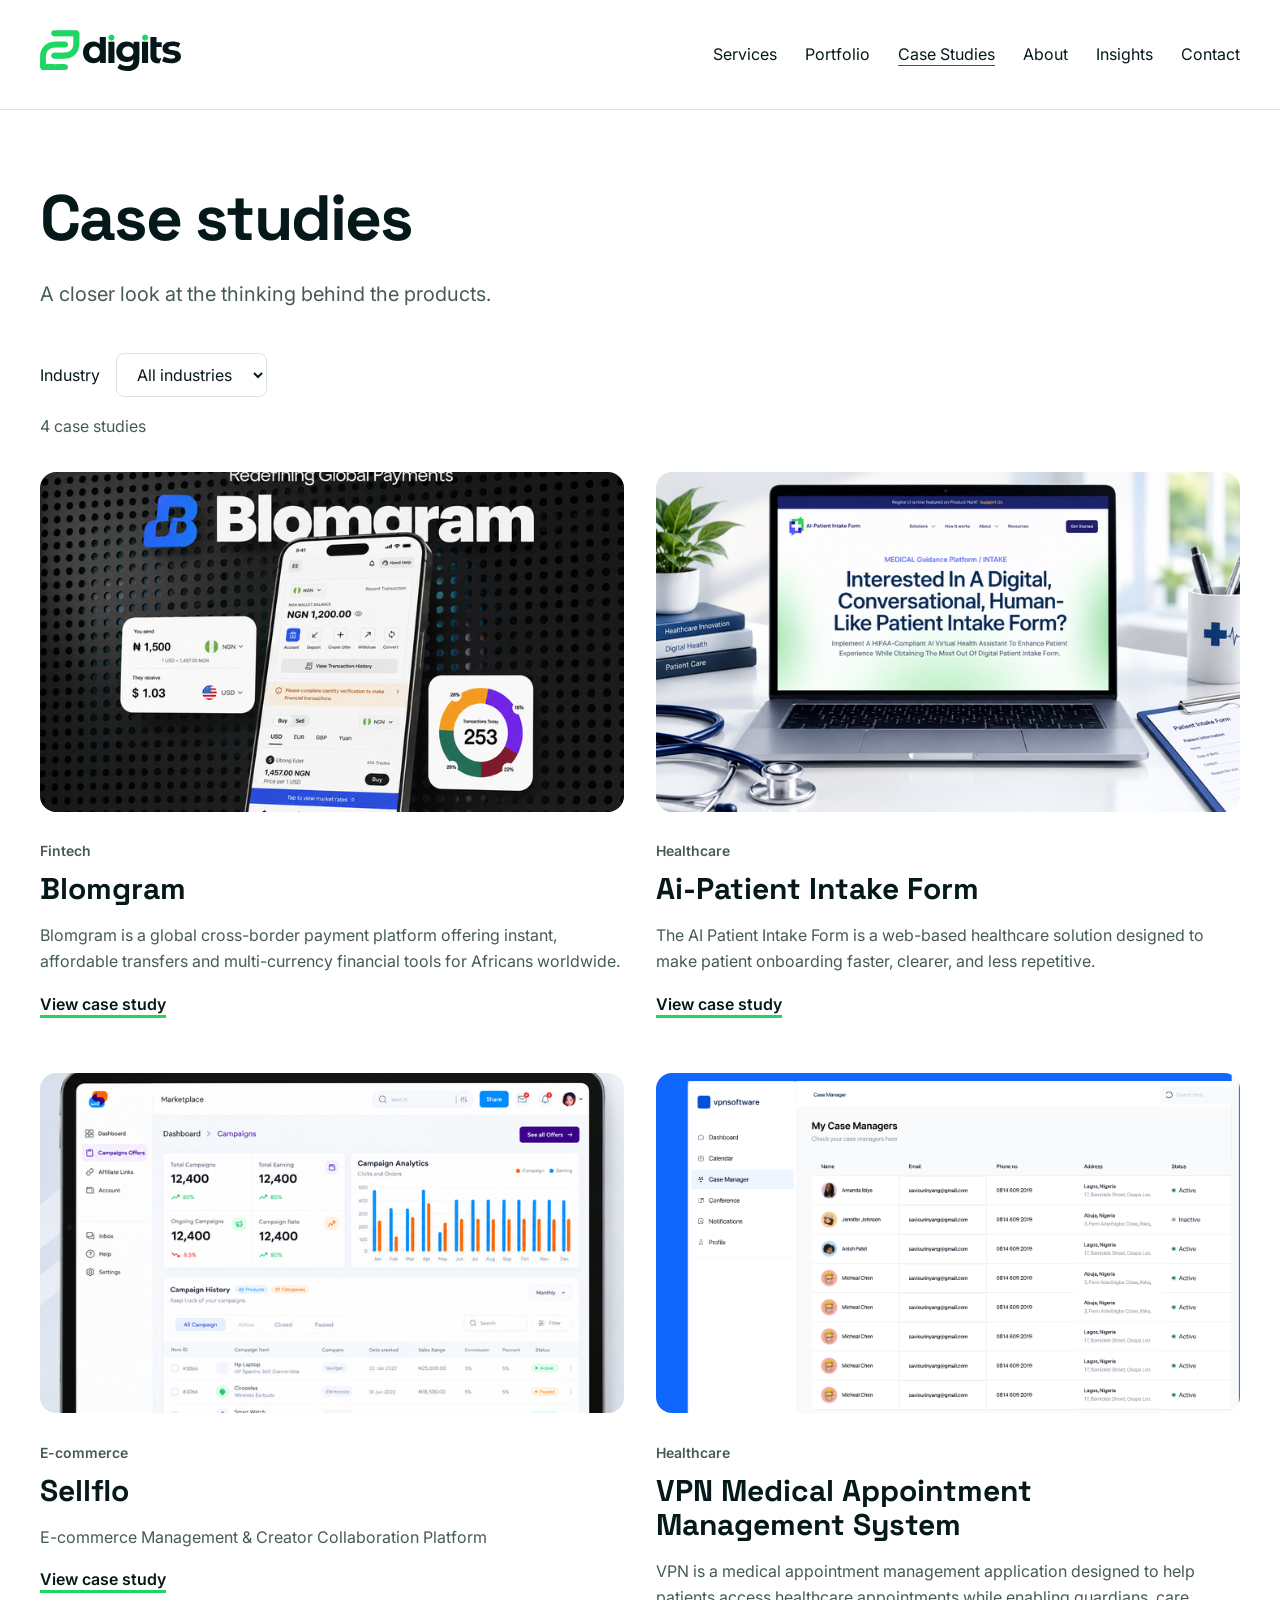
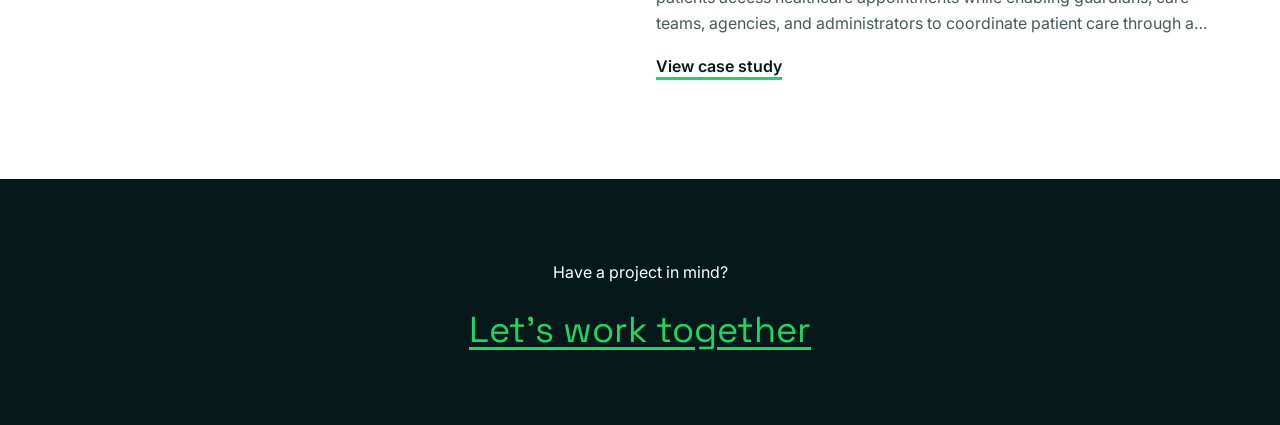
<file: case-studies.html>
<!doctype html>
<html lang="en"><head><meta charset="utf-8"><meta name="viewport" content="width=device-width,initial-scale=1"><meta name="description" content="Explore Two Digitals case studies in digital product design."><title>Case Studies — Two Digitals</title><link rel="stylesheet" href="case-studies.css"><script src="case-studies-store.js" defer></script><script src="case-media.js" defer></script><script src="case-studies.js" defer></script><script src="site-config.js" defer></script><script src="site-runtime.js" defer></script><link rel="stylesheet" href="buttons.css"></head><body><a class="skip" href="#content">Skip to content</a><header class="topbar"><a href="index.html"><img src="assets/f1a41cef-80e0-47cd-9f32-ef1ed44f1dd8.svg" width="141" height="41" alt="Two Digitals"></a><nav aria-label="Main navigation"><a href="services.html">Services</a><a href="portfolio.html">Portfolio</a><a href="case-studies.html" aria-current="page">Case Studies</a><a href="index.html#process">About</a><a href="index.html#automation">Insights</a><a href="contact.html">Contact</a></nav></header><main id="content" class="page"><div id="preview-banner" class="notice" hidden>Browser draft preview. Changes are not live.</div><h1>Case studies</h1><p class="intro">A closer look at the thinking behind the products.</p><label class="filter">Industry <select id="category"><option value="">All industries</option></select></label><p id="status" role="status">Loading case studies…</p><div id="case-studies" class="studies-grid"></div><noscript>Enable JavaScript to load the case studies.</noscript></main><footer class="bottom"><p>Have a project in mind?</p><a href="contact.html">Let’s work together</a></footer></body></html>
</file>
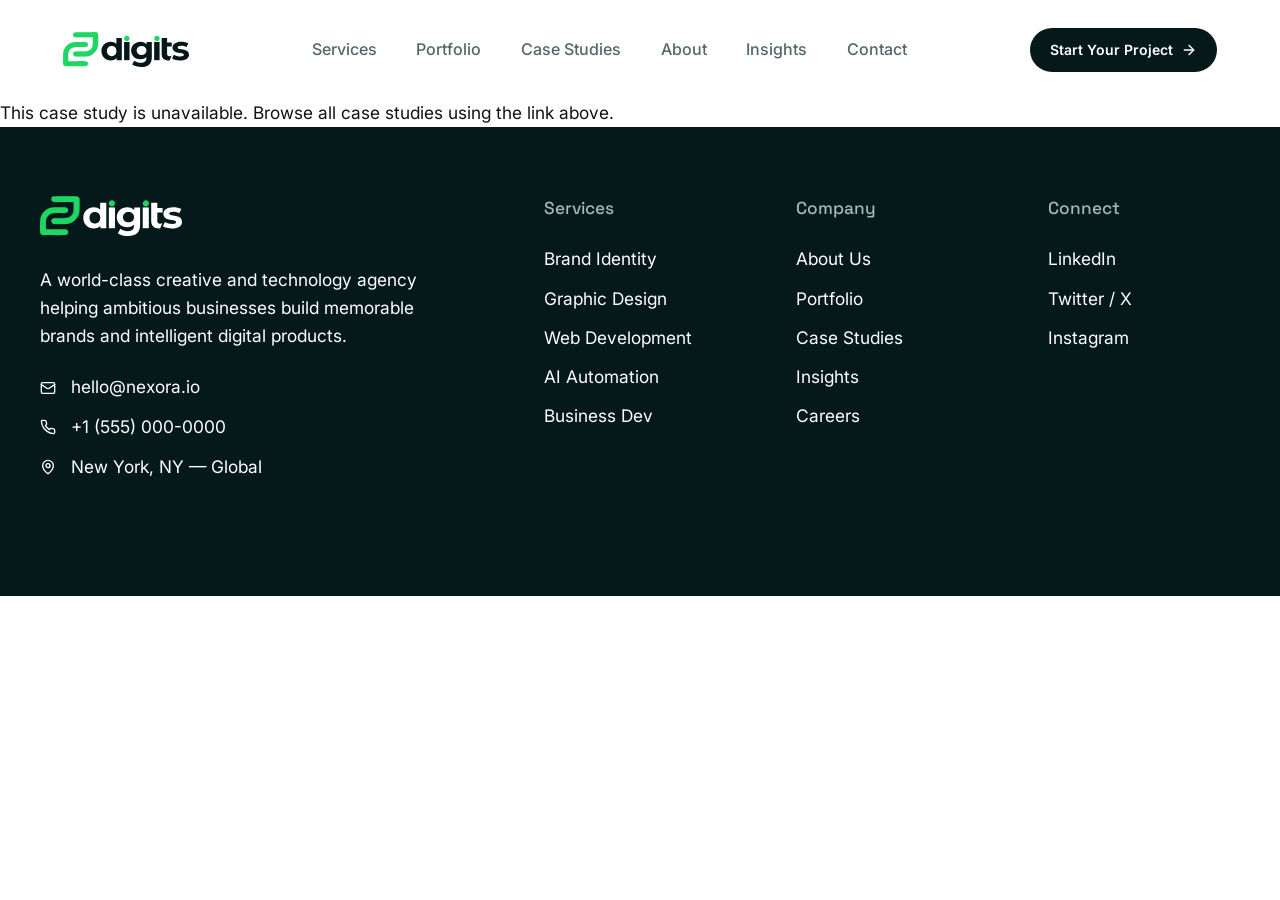
<file: case-study.html>
<!doctype html>
<html lang="en"><head><meta charset="utf-8"><meta name="viewport" content="width=device-width,initial-scale=1"><meta name="description" content="A Two Digitals product design case study."><title>Case Study — Two Digitals</title><link rel="stylesheet" href="styles.css"><script src="site-config.js" defer></script><script src="site-runtime.js" defer></script><script src="app.js" defer></script><script src="case-studies-store.js" defer></script><script src="case-media.js" defer></script><script src="case-template.js" defer></script><script src="case-studies.js" defer></script><link rel="stylesheet" href="buttons.css"><link rel="stylesheet" href="case-template.css"></head><body class="case-detail case-loading"><a class="skip-link" href="#content">Skip to content</a><main id="content" class="site case-shell"><header class="header"><a href="index.html" aria-label="Two Digitals home" data-cms-node="home-891ef8787518fb"><img src="assets/f1a41cef-80e0-47cd-9f32-ef1ed44f1dd8.svg" alt="Two Digitals" class="logo" width="141.264" height="40.4245" style="--asset-width:141.264;--asset-height:40.4245" decoding="async" data-cms-node="home-8f6d7c75d85b78"></a>
<button class="menu-toggle" aria-expanded="false" aria-controls="main-nav"><span></span><span></span><span class="sr-only" data-cms-node="home-7143fe4667f126">Toggle navigation</span></button>
<nav id="main-nav" aria-label="Main navigation"><a href="services.html" data-cms-node="home-4dedcd016817b3">Services</a><a href="portfolio.html" data-cms-node="home-bc2fc1d0bc9e3d">Portfolio</a><a href="case-studies.html" aria-current="page" data-cms-node="home-ce0232e0b13c23">Case Studies</a><a href="index.html#process" data-cms-node="home-308cd98606e629">About</a><a href="index.html#automation" data-cms-node="home-358c5795430ea7">Insights</a><a href="contact.html" data-cms-node="home-e0560a283ea0f5">Contact</a></nav><a class="button button-dark" href="contact.html#project-form" data-cms-node="home-b2f22c00418587">Start Your Project<img src="assets/19a36aa6-f9a3-4a64-aa38-a41d34cc6672.svg" alt="" class="icon" width="19.4971" height="19.4971" style="--asset-width:19.4971;--asset-height:19.4971" decoding="async"></a></header><div id="preview-banner" class="notice" hidden>Browser draft preview. Changes are not live.</div><p id="status" role="status">Loading case study…</p><article id="case-study" class="case-custom" aria-busy="true"><div class="case-loading-shell" aria-hidden="true"><div class="case-loading-title"></div><div class="case-loading-line"></div><div class="case-loading-line short"></div><div class="case-loading-art"></div></div></article><noscript>Enable JavaScript to load this case study.</noscript></main><footer id="contact" class="footer"><div class="footer-grid"><div class="footer-brand"><a href="index.html" aria-label="Two Digitals home" data-cms-node="home-93f58dde798ba5"><img src="assets/571752cb-f608-4d13-aefe-047a80cf65f2.svg" alt="Two Digitals" class="footer-logo" width="160.135" height="45.8245" style="--asset-width:160.135;--asset-height:45.8245" decoding="async" data-cms-node="home-faa72997689f6e"></a><p data-cms-node="home-fe3f5f8ae8e61c">A world-class creative and technology agency helping ambitious businesses build memorable brands and intelligent digital products.</p><address><a href="mailto:hello@nexora.io" data-contact-email data-cms-node="home-e2038a67dad976"><img src="assets/45481adf-ecf1-4b77-88ba-714ab7c2a475.svg" alt="" class="icon" width="18.1044" height="18.1044" style="--asset-width:18.1044;--asset-height:18.1044" decoding="async"><span data-cms-node="home-2be1acd03f971e">hello@nexora.io</span></a><a href="tel:+15550000000" data-contact-phone data-cms-node="home-1f8f38e41e5b72"><img src="assets/14ea5b0e-943f-4c4b-b22b-797b0e64858a.svg" alt="" class="icon" width="18.1044" height="18.1044" style="--asset-width:18.1044;--asset-height:18.1044" decoding="async"><span data-cms-node="home-0b271b4c811a8f">+1 (555) 000-0000</span></a><span data-contact-location><img src="assets/e4a503a3-e187-49ab-8f44-4446b245cf71.svg" alt="" class="icon" width="18.1044" height="18.1044" style="--asset-width:18.1044;--asset-height:18.1044" decoding="async"><span data-cms-node="home-b27ce867cb161e">New York, NY — Global</span></span></address></div>
<div><h3 class="footer-heading" data-cms-node="home-e615c6f3d658c1">Services</h3><a href="services.html#service-1" data-cms-node="home-f44199e034cc53">Brand Identity</a><a href="services.html#service-2" data-cms-node="home-4e8a276ffe85bf">Graphic Design</a><a href="services.html#service-3" data-cms-node="home-255474490825e7">Web Development</a><a href="services.html#service-5" data-cms-node="home-ece0671174fbb4">AI Automation</a><a href="services.html#service-6" data-cms-node="home-fca40fae100319">Business Dev</a></div>
<div><h3 class="footer-heading" data-cms-node="home-740096ac3683cb">Company</h3><a href="index.html#process" data-cms-node="home-c66fe9304099a7">About Us</a><a href="portfolio.html" data-cms-node="home-2619031c007313">Portfolio</a><a href="case-studies.html" aria-current="page" data-cms-node="home-afa3d2cd3f34b6">Case Studies</a><a href="index.html#automation" data-cms-node="home-8424e3d602cff2">Insights</a><a href="#contact" data-cms-node="home-973bf84f71ff5b">Careers</a></div>
<div><h3 class="footer-heading" data-cms-node="home-ad71ab7ea9554b">Connect</h3><a href="#contact" data-social="linkedin" data-cms-node="home-faed0d79b2c970">LinkedIn</a><a href="#contact" data-social="twitter" data-cms-node="home-f8cb634b1ad2bd">Twitter / X</a><a href="#contact" data-social="instagram" data-cms-node="home-4fe75b0a4be476">Instagram</a></div></div></footer></body></html>
</file>
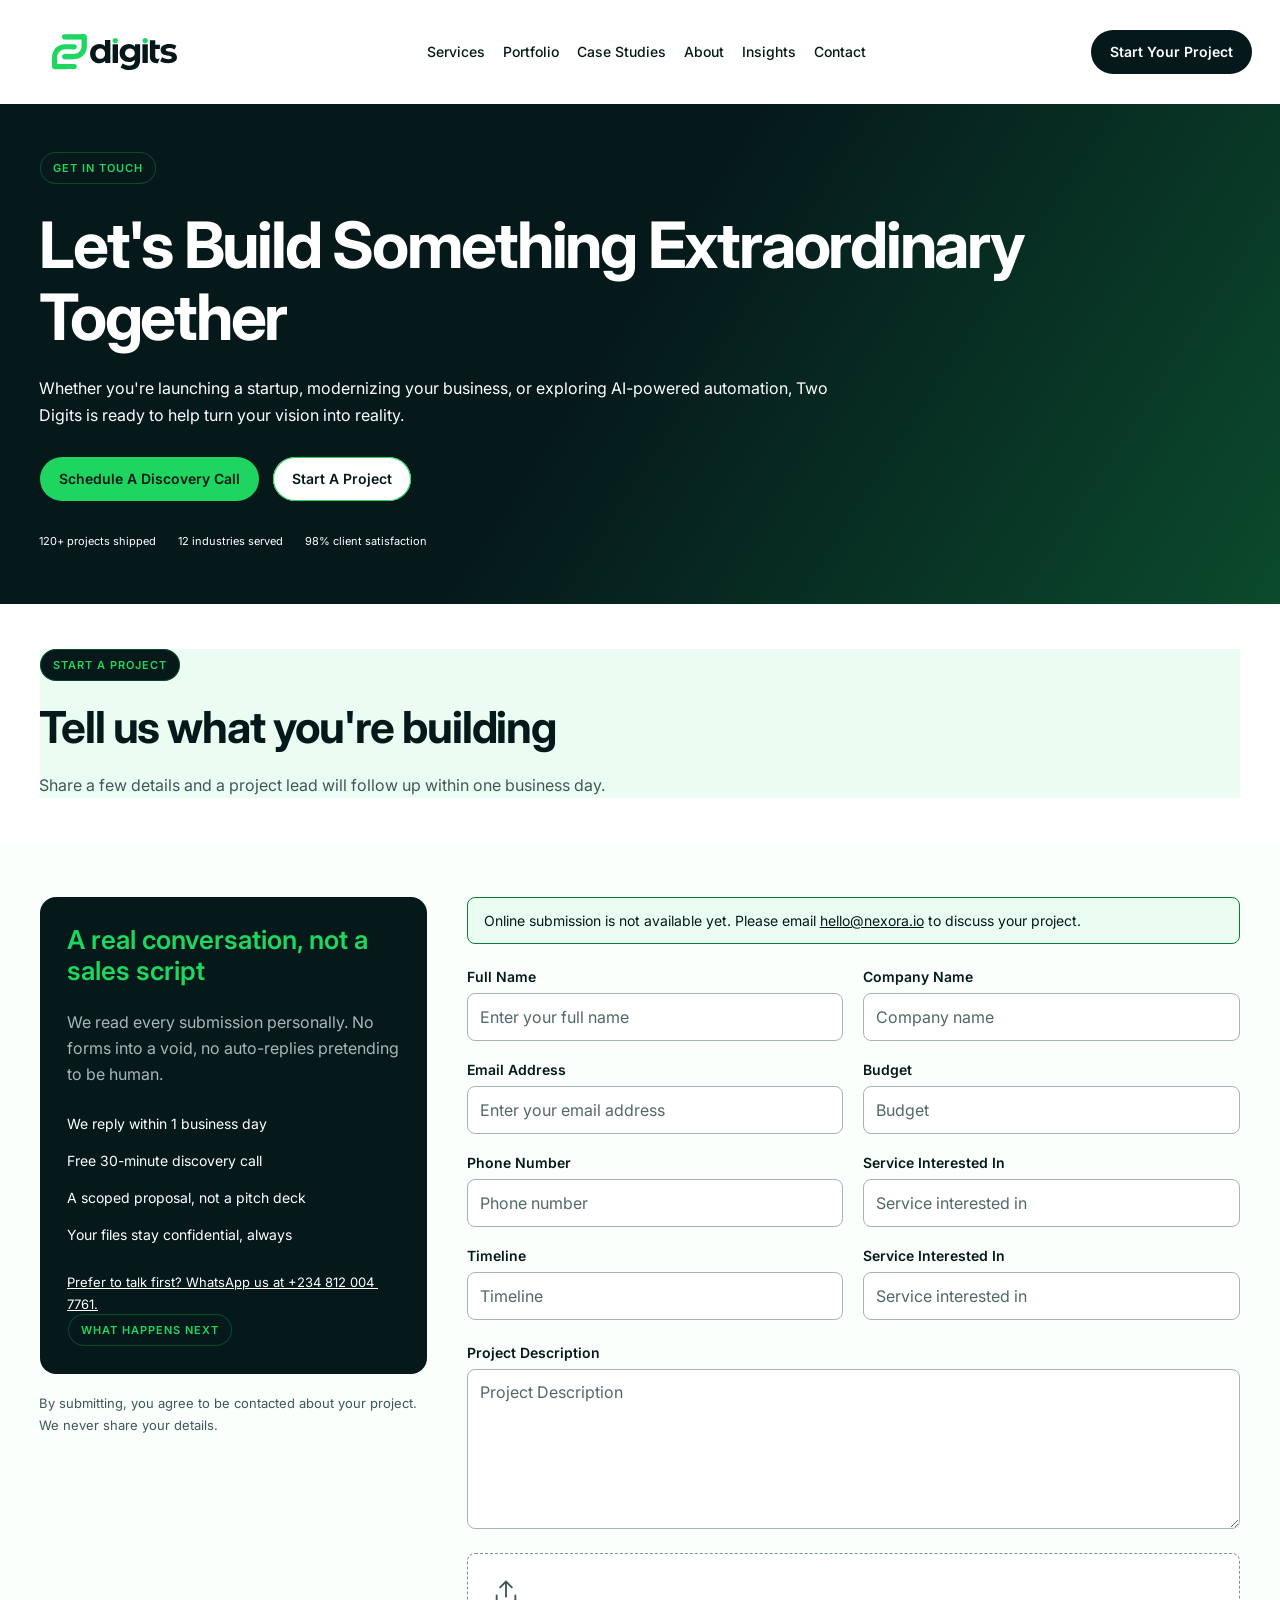
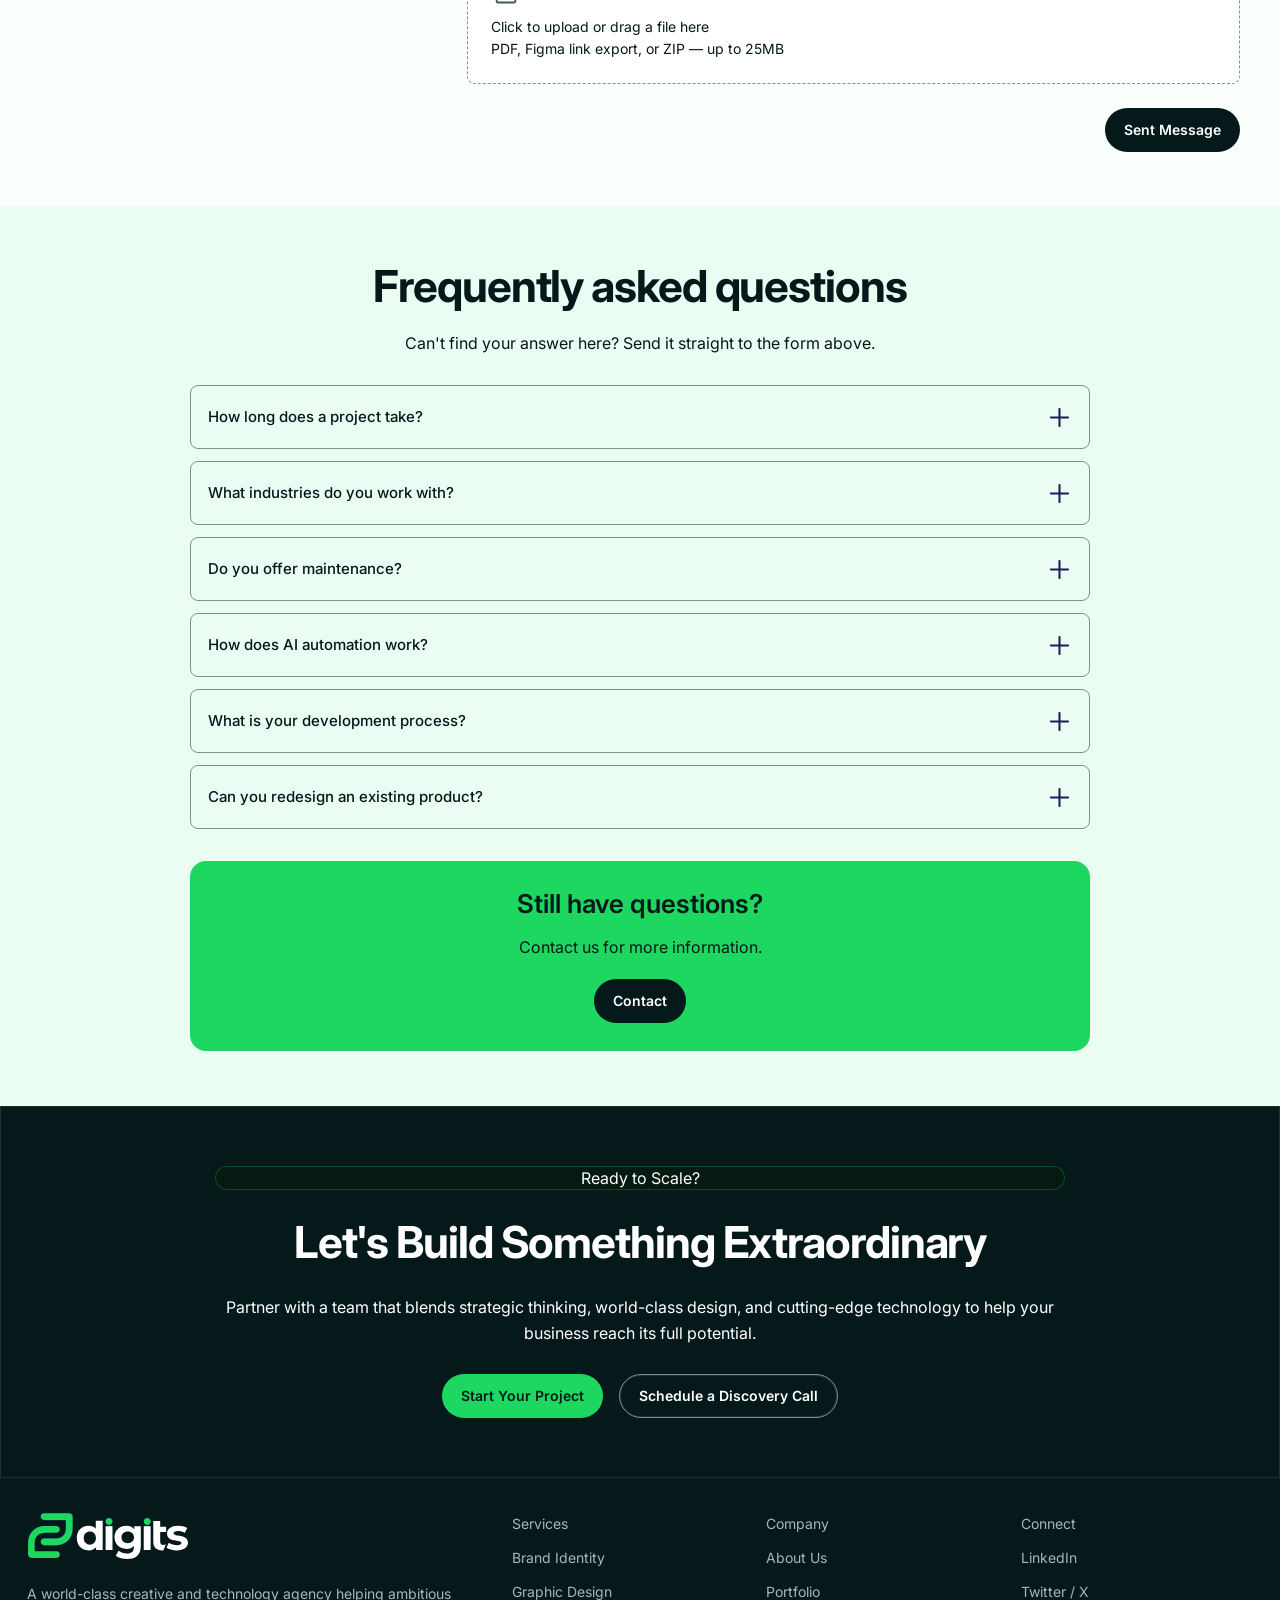
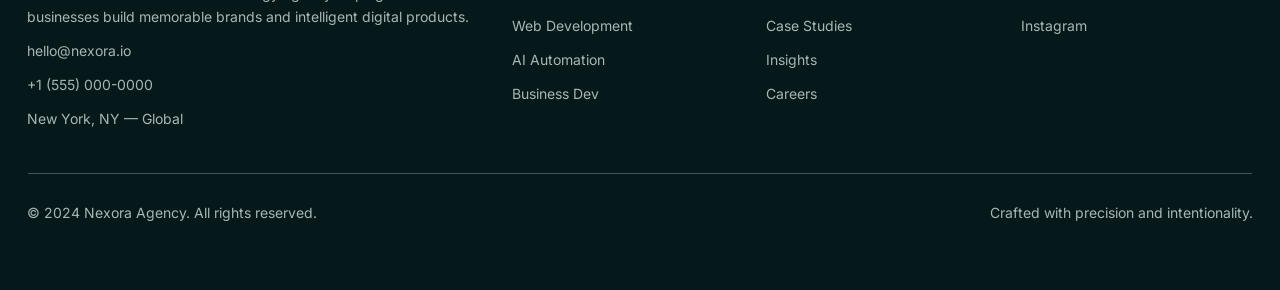
<file: contact.html>
<!doctype html><html lang="en"><head><meta charset="utf-8"><meta name="viewport" content="width=device-width,initial-scale=1"><title>Contact — Two Digitals</title><meta name="description" content="Whether you&#x27;re launching a startup, modernizing your business, or exploring AI-powered automation, Two Digits is ready to help turn your vision into reality."><link rel="stylesheet" href="contact.css"><script src="contact.js" defer></script><link rel="stylesheet" href="page-content.css"><script src="page-content-store.js" defer></script><script src="page-content.js" defer></script><script src="site-config.js" defer></script><script src="site-runtime.js" defer></script><link rel="stylesheet" href="buttons.css"></head><body data-cms-page="contact"><a class="skip" href="#project-form" data-cms-node="contact-9f9fb2d5488ff9">Skip to project form</a><div id="page-viewport"><main class="layer" data-node-id="292:583" data-name="Contact Page" style="width:1440px;height:4033px;background:rgba(255,255,255,1);overflow:hidden" id="contact-page"><div class="layer" data-node-id="292:584" data-name="Background Ambient Blobs" style="width:1440px;height:478px;left:0px;top:0px"></div><header class="layer" data-node-id="455:47645" data-name="App" style="width:1440.55713px;height:111.41199px;left:-0.27832px;top:0px"><a class="layer action" data-node-id="455:47646" data-name="consortium Svg 1" style="width:141.2643px;height:40.42217px;left:71px;top:35.49491px;overflow:hidden" href="index.html" aria-label="Two Digitals home" data-cms-node="contact-48be6106760510"><div class="layer" data-node-id="455:47647" data-name="Layer_x0020_1" style="width:141.2646px;height:40.29757px;left:-0.00005px;top:0.12339px;overflow:hidden"><div class="layer" data-node-id="455:47648" data-name="_2213433893088" style="width:141.2646px;height:40.29757px;left:0px;top:0px;overflow:hidden"><div class="layer" data-node-id="455:47649" data-name="Vector" style="width:22.8597px;height:26.01276px;left:43.07853px;top:6.71835px"><img src="assets/contact/vector-0.svg" alt="" width="22.859695434570312" height="26.012760162353516"></div><div class="layer" data-node-id="455:47650" data-name="Vector" style="width:6.0879px;height:20.98479px;left:68.49899px;top:11.43459px"><img src="assets/contact/vector-1.svg" alt="" width="6.087902545928955" height="20.984785079956055"></div><div class="layer" data-node-id="455:47651" data-name="Vector" style="width:23.21152px;height:29.17473px;left:76.37718px;top:11.12284px"><img src="assets/contact/vector-2.svg" alt="" width="23.21152114868164" height="29.17473030090332"></div><div class="layer" data-node-id="455:47652" data-name="Vector" style="width:6.08344px;height:20.98479px;left:102.18954px;top:11.43459px"><img src="assets/contact/vector-3.svg" alt="" width="6.083444595336914" height="20.984785079956055"></div><div class="layer" data-node-id="455:47653" data-name="Vector" style="width:11.31629px;height:25.98604px;left:110.61552px;top:6.79406px"><img src="assets/contact/vector-4.svg" alt="" width="11.31628704071045" height="25.986040115356445"></div><div class="layer" data-node-id="455:47654" data-name="Vector" style="width:18.99409px;height:21.61272px;left:122.27026px;top:11.11839px"><img src="assets/contact/vector-5.svg" alt="" width="18.99409294128418" height="21.61272430419922"></div><div class="layer" data-node-id="455:47655" data-name="Group" style="width:39.42551px;height:39.47491px;left:0px;top:0px;overflow:hidden"><div class="layer" data-node-id="455:47656" data-name="Vector" style="width:28.12648px;height:28.20354px;left:11.29903px;top:0px"><img src="assets/contact/vector-6.svg" alt="" width="28.126482009887695" height="28.20353889465332"></div><div class="layer" data-node-id="455:47657" data-name="Vector" style="width:28.11243px;height:28.18371px;left:0px;top:11.29121px"><img src="assets/contact/vector-7.svg" alt="" width="28.112428665161133" height="28.183706283569336"></div></div><div class="layer" data-node-id="455:47658" data-name="Vector" style="width:6.08345px;height:6.08345px;left:68.49899px;top:4.28675px"><img src="assets/contact/vector-8.svg" alt="" width="6.083451747894287" height="6.0834503173828125"></div><div class="layer" data-node-id="455:47659" data-name="Vector" style="width:6.08345px;height:6.08345px;left:102.26079px;top:4.28675px"><img src="assets/contact/vector-9.svg" alt="" width="6.083451747894287" height="6.0834503173828125"></div></div></div></a><nav class="layer" data-node-id="455:47660" data-name="Navigation" style="width:678.82397px;height:28px;left:330.82657px;top:41.706px"><a class="layer" data-node-id="455:47661" data-name="Link" style="width:75px;height:28px;left:0px;top:0px" href="services.html" data-cms-node="contact-3b36510927abff"><div class="layer text-layer" data-node-id="455:47662" data-name="Services" style="width:75px;height:28px;left:0px;top:0px"><span class="semantic-text" data-cms-node="contact-c1d27ce7a1e0ae">Services</span><img src="assets/contact/text-10.svg" alt="" aria-hidden="true" width="75" height="28"></div></a><a class="layer" data-node-id="455:47663" data-name="Link" style="width:74px;height:28px;left:119.5648px;top:0px" href="portfolio.html" data-cms-node="contact-7c5284e8e765f5"><div class="layer text-layer" data-node-id="455:47664" data-name="Portfolio" style="width:74px;height:28px;left:0px;top:0px"><span class="semantic-text" data-cms-node="contact-210d648cb61c03">Portfolio</span><img src="assets/contact/text-11.svg" alt="" aria-hidden="true" width="74" height="28"></div></a><a class="layer" data-node-id="455:47665" data-name="Link" style="width:115px;height:28px;left:238.12959px;top:0px" href="case-studies.html" data-cms-node="contact-0b558dc6c11d0d"><div class="layer text-layer" data-node-id="455:47666" data-name="Case Studies" style="width:115px;height:28px;left:0px;top:0px"><span class="semantic-text" data-cms-node="contact-73a21a901d92a0">Case Studies</span><img src="assets/contact/text-12.svg" alt="" aria-hidden="true" width="115" height="28"></div></a><a class="layer" data-node-id="455:47667" data-name="Link" style="width:53px;height:28px;left:397.6944px;top:0px" href="index.html#process" data-cms-node="contact-f57d5cd4edb1a8"><div class="layer text-layer" data-node-id="455:47668" data-name="About" style="width:53px;height:28px;left:0px;top:0px"><span class="semantic-text" data-cms-node="contact-087943b761a2f6">About</span><img src="assets/contact/text-13.svg" alt="" aria-hidden="true" width="53" height="28"></div></a><a class="layer" data-node-id="455:47669" data-name="Link" style="width:69px;height:28px;left:495.25919px;top:0px" href="index.html#automation" data-cms-node="contact-ecb846c25a40f9"><div class="layer text-layer" data-node-id="455:47670" data-name="Insights" style="width:69px;height:28px;left:0px;top:0px"><span class="semantic-text" data-cms-node="contact-6d99a517819427">Insights</span><img src="assets/contact/text-14.svg" alt="" aria-hidden="true" width="69" height="28"></div></a><a class="layer" data-node-id="455:47671" data-name="Link" style="width:70px;height:28px;left:608.82397px;top:0px" href="contact.html" aria-current="page" data-cms-node="contact-e5c89714611609"><div class="layer text-layer" data-node-id="455:47672" data-name="Contact" style="width:70px;height:28px;left:0px;top:0px"><span class="semantic-text" data-cms-node="contact-8f90d937ba76fe">Contact</span><img src="assets/contact/text-15.svg" alt="" aria-hidden="true" width="70" height="28"></div></a></nav><a class="layer action" data-node-id="455:47673" data-name="Button" style="width:241.3443px;height:55.853px;left:1128.21277px;top:27.7795px;border-radius:37383596px 37383596px 37383596px 37383596px;background:rgba(5,25,27,1)" href="#project-form" aria-label="Start Your Project" data-cms-node="contact-9d4412ffa96097"><div class="layer text-layer" data-node-id="455:47674" data-name="Start Your Project" style="width:155px;height:28px;left:27.853px;top:13.9265px"><span class="semantic-text" data-cms-node="contact-86454d8c6ff132">Start Your Project</span><img src="assets/contact/text-16.svg" alt="" aria-hidden="true" width="155" height="28"></div><div class="layer" data-node-id="455:47675" data-name="Icon" style="width:19.4971px;height:19.4971px;left:193.9942px;top:18.17795px;overflow:hidden"><div class="layer" data-node-id="455:47676" data-name="Vector" style="width:11.37331px;height:0px;left:4.06187px;top:9.74855px"><img src="assets/contact/vector-17.svg" alt="" width="11.373307228088379" height="1"></div><div class="layer" data-node-id="455:47677" data-name="Vector" style="width:5.68665px;height:11.37331px;left:9.74858px;top:4.0619px"><img src="assets/contact/vector-18.svg" alt="" width="5.6866536140441895" height="11.373307228088379"></div></div></a></header><div class="layer" data-node-id="292:607" data-name="Portfolio Hero" style="width:1440px;height:550px;left:0px;top:120px;background:url(&#x27;assets/contact/background-33.svg&#x27;)"><div class="layer" data-node-id="292:608" data-name="Overline Badge" style="width:149px;height:34px;left:70px;top:39px;border-radius:99px;background:rgba(5,27,17,1);box-shadow:inset 0 0 0 1px rgba(30,215,96,0.25098)"><div class="layer" data-node-id="292:609" data-name="Indicator Dot" style="width:8px;height:8px;left:16px;top:13px;border-radius:99px;background:rgba(30,215,96,1)"></div><div class="layer text-layer" data-node-id="292:610" data-name="Get In Touch" style="width:101px;height:18px;left:32px;top:8px"><span class="semantic-text" data-cms-node="contact-ffbce5083d8f50">Get In Touch</span><img src="assets/contact/text-19.svg" alt="" aria-hidden="true" width="101" height="18"></div></div><div class="layer" data-node-id="292:611" data-name="Hero Title Group" style="width:1300px;height:201px;left:70px;top:97px"><h1 class="layer text-layer" data-node-id="292:612" data-name="Let&#x27;s Build Something Extraordinary Together" style="width:1300px;height:92px;left:0px;top:0px"><span class="semantic-text" data-cms-node="contact-2f09eac839f91d">Let's Build Something Extraordinary Together</span><img src="assets/contact/text-20.svg" alt="" aria-hidden="true" width="1300" height="92"></h1><div class="layer text-layer" data-node-id="292:613" data-name="Whether you&#x27;re launching a startup, modernizing your business, or exploring AI-powered automation, Two Digits is ready to help turn your vision into reality." style="width:1130px;height:76px;left:0px;top:100px"><span class="semantic-text" data-cms-node="contact-053a04a233aeb7">Whether you're launching a startup, modernizing your business, or exploring AI-powered automation, Two Digits is ready to help turn your vision into reality.</span><img src="assets/contact/text-21.svg" alt="" aria-hidden="true" width="1130" height="76"></div></div><div class="layer" data-node-id="292:818" data-name="Frame 8717" style="width:662.00195px;height:78.12766px;left:70px;top:322px"><a class="layer action" data-node-id="292:819" data-name="Button" style="width:380.58994px;height:78.12766px;left:0px;top:0px;border-radius:37383596px 37383596px 37383596px 37383596px;background:rgba(29,213,95,1)" href="#project-form" aria-label="Schedule A Discovery Call" data-cms-node="contact-5dbce9844c7218"><div class="layer text-layer" data-node-id="292:820" data-name="Schedule A Discovery Call" style="width:265px;height:32px;left:38.9942px;top:23.06383px"><span class="semantic-text" data-cms-node="contact-e2916df0a77a9f">Schedule A Discovery Call</span><img src="assets/contact/text-22.svg" alt="" aria-hidden="true" width="265" height="32"></div><div class="layer" data-node-id="292:821" data-name="Icon" style="width:23.67505px;height:23.67505px;left:317.9209px;top:27.22632px;overflow:hidden"><div class="layer" data-node-id="292:822" data-name="Vector" style="width:13.81044px;height:0px;left:4.93228px;top:11.83756px"><img src="assets/contact/vector-23.svg" alt="" width="13.810444831848145" height="1"></div><div class="layer" data-node-id="292:823" data-name="Vector" style="width:6.90522px;height:13.81044px;left:11.8375px;top:4.93231px"><img src="assets/contact/vector-24.svg" alt="" width="6.905222415924072" height="13.810444831848145"></div></div></a><a class="layer action" data-node-id="292:824" data-name="Button" style="width:259.41199px;height:78.12766px;left:402.58994px;top:0px;border-radius:37383596px 37383596px 37383596px 37383596px;background:rgba(255,255,255,1);box-shadow:inset 0 0 0 1px rgba(30,215,96,1)" href="#project-form" aria-label="Start A Project" data-cms-node="contact-5f8862fcd44594"><div class="layer" data-node-id="292:825" data-name="Icon" style="width:19.4971px;height:19.4971px;left:38.9942px;top:29.31528px;overflow:hidden"><div class="layer" data-node-id="292:826" data-name="Vector" style="width:11.37331px;height:14.62282px;left:4.87426px;top:2.43724px"><img src="assets/contact/vector-25.svg" alt="" width="11.373307228088379" height="14.622823715209961"></div></div><div class="layer text-layer" data-node-id="292:827" data-name="Start A Project" style="width:148px;height:32px;left:72.4178px;top:23.06383px"><span class="semantic-text" data-cms-node="contact-6c212030c33df9">Start A Project</span><img src="assets/contact/text-26.svg" alt="" aria-hidden="true" width="148" height="32"></div></a></div><div class="layer" data-node-id="292:856" data-name="Frame 8721" style="width:775.20105px;height:24px;left:70px;top:441px"><div class="layer" data-node-id="292:832" data-name="Frame 8718" style="width:244.06702px;height:24px;left:0px;top:0px"><div class="layer" data-node-id="292:847" data-name="check-fill" style="width:24px;height:24px;left:0px;top:0px;overflow:hidden"><div class="layer" data-node-id="292:844" data-name="Vector" style="width:15.2739px;height:10.8189px;left:4.4724px;top:6.5811px"><img src="assets/contact/vector-27.svg" alt="" width="15.273900985717773" height="10.818900108337402"></div></div><div class="layer text-layer" data-node-id="292:828" data-name="120+ projects shipped" style="width:212px;height:22px;left:32px;top:0.65571px;transform:matrix(0.9999951720237732,-0.003092966740950942,0.003092966740950942,0.9999951720237732,0,0);transform-origin:0 0"><span class="semantic-text" data-cms-node="contact-cad993009558b9">120+ projects shipped</span><img src="assets/contact/text-28.svg" alt="" aria-hidden="true" width="212" height="22"></div></div><div class="layer" data-node-id="292:833" data-name="Frame 8719" style="width:227.06711px;height:24px;left:266.06702px;top:0px"><div class="layer" data-node-id="292:850" data-name="check-fill" style="width:24px;height:24px;left:0px;top:0px;overflow:hidden"><div class="layer" data-node-id="292:844" data-name="Vector" style="width:15.2739px;height:10.8189px;left:4.4724px;top:6.5811px"><img src="assets/contact/vector-29.svg" alt="" width="15.273900985717773" height="10.818900108337402"></div></div><div class="layer text-layer" data-node-id="292:837" data-name="12 industries served" style="width:195px;height:22px;left:32px;top:0.60313px;transform:matrix(0.9999951720237732,-0.003092966740950942,0.003092966740950942,0.9999951720237732,0,0);transform-origin:0 0"><span class="semantic-text" data-cms-node="contact-68004f92db50d8">12 industries served</span><img src="assets/contact/text-30.svg" alt="" aria-hidden="true" width="195" height="22"></div></div><div class="layer" data-node-id="292:838" data-name="Frame 8720" style="width:260.06696px;height:24px;left:515.13416px;top:0px"><div class="layer" data-node-id="292:853" data-name="check-fill" style="width:24px;height:24px;left:0px;top:0px;overflow:hidden"><div class="layer" data-node-id="292:844" data-name="Vector" style="width:15.2739px;height:10.8189px;left:4.4724px;top:6.5811px"><img src="assets/contact/vector-31.svg" alt="" width="15.273900985717773" height="10.818900108337402"></div></div><div class="layer text-layer" data-node-id="292:842" data-name="98% client satisfaction" style="width:228px;height:22px;left:32px;top:0.7052px;transform:matrix(0.9999951720237732,-0.003092966740950942,0.003092966740950942,0.9999951720237732,0,0);transform-origin:0 0"><span class="semantic-text" data-cms-node="contact-ae8c0edd68675e">98% client satisfaction</span><img src="assets/contact/text-32.svg" alt="" aria-hidden="true" width="228" height="22"></div></div></div></div><div class="layer" data-node-id="292:614" data-name="Frame 7" style="width:1441px;height:1243px;left:-1px;top:670px;background:rgba(255,255,255,1);overflow:hidden"><div class="layer" data-node-id="292:858" data-name="Portfolio Hero" style="width:1440px;height:290px;left:0px;top:0px;background:rgba(235,253,242,1)"><div class="layer" data-node-id="292:859" data-name="Overline Badge" style="width:179px;height:34px;left:70px;top:48px;border-radius:99px;background:rgba(5,27,17,1);box-shadow:inset 0 0 0 1px rgba(30,215,96,0.25098)"><div class="layer" data-node-id="292:860" data-name="Indicator Dot" style="width:8px;height:8px;left:16px;top:13px;border-radius:99px;background:rgba(30,215,96,1)"></div><div class="layer text-layer" data-node-id="292:861" data-name="Start a Project" style="width:131px;height:18px;left:32px;top:8px"><span class="semantic-text" data-cms-node="contact-2a1d16fe2a31d1">Start a Project</span><img src="assets/contact/text-35.svg" alt="" aria-hidden="true" width="131" height="18"></div></div><div class="layer" data-node-id="292:862" data-name="Hero Title Group" style="width:1300px;height:130px;left:70px;top:106px"><h2 class="layer text-layer" data-node-id="292:863" data-name="Tell us what you&#x27;re building" style="width:1300px;height:92px;left:0px;top:0px"><span class="semantic-text" data-cms-node="contact-1dd8eae88e4145">Tell us what you're building</span><img src="assets/contact/text-36.svg" alt="" aria-hidden="true" width="1300" height="92"></h2><div class="layer text-layer" data-node-id="292:864" data-name="Share a few details and a project lead will follow up within one business day." style="width:864px;height:34px;left:0px;top:96px"><span class="semantic-text" data-cms-node="contact-54bd78fef6666c">Share a few details and a project lead will follow up within one business day.</span><img src="assets/contact/text-37.svg" alt="" aria-hidden="true" width="864" height="34"></div></div></div></div><div class="layer" data-node-id="303:410" data-name="Frame 8741" style="width:1439px;height:929px;left:0px;top:960px;background:rgba(251,255,252,1)"><div class="layer" data-node-id="303:409" data-name="Frame 8740" style="width:458px;height:802px;left:67px;top:60px"><div class="layer" data-node-id="303:408" data-name="Frame 8739" style="width:458px;height:726px;left:0px;top:0px;border-radius:8px 8px 8px 8px;background:rgba(7,37,32,1)"><div class="layer" data-node-id="303:407" data-name="Frame 8738" style="width:370px;height:535px;left:37px;top:80px"><div class="layer" data-node-id="303:406" data-name="Frame 8737" style="width:370px;height:372px;left:0px;top:30px"><div class="layer" data-node-id="303:405" data-name="Frame 8736" style="width:370px;height:225px;left:0px;top:0px"><h3 class="layer text-layer" data-node-id="302:380" data-name="A real conversation, not a sales script" style="width:370px;height:92px;left:0px;top:0px"><span class="semantic-text" data-cms-node="contact-e8778d612ef432">A real conversation, not a sales script</span><img src="assets/contact/text-38.svg" alt="" aria-hidden="true" width="370" height="92"></h3><div class="layer text-layer" data-node-id="302:382" data-name="We read every submission personally. No forms into a void, no auto-replies pretending to be human." style="width:325px;height:120px;left:0px;top:105px"><span class="semantic-text" data-cms-node="contact-0e40e1e55e73dd">We read every submission personally. No forms into a void, no auto-replies pretending to be human.</span><img src="assets/contact/text-39.svg" alt="" aria-hidden="true" width="325" height="120"></div></div><div class="layer" data-node-id="302:393" data-name="Frame 8733" style="width:271px;height:104px;left:0px;top:268px"><div class="layer" data-node-id="302:388" data-name="Frame 8731" style="width:271px;height:20px;left:0px;top:0px"><div class="layer" data-node-id="302:385" data-name="check-fill" style="width:20px;height:20px;left:0px;top:0px;overflow:hidden"><div class="layer" data-node-id="292:844" data-name="Vector" style="width:12.72825px;height:9.01575px;left:3.727px;top:5.48425px"><img src="assets/contact/vector-40.svg" alt="" width="12.728250503540039" height="9.01574993133545"></div></div><div class="layer text-layer" data-node-id="302:384" data-name="We reply within 1 business day" style="width:210px;height:20px;left:28px;top:0px"><span class="semantic-text" data-cms-node="contact-4e6cc966ee988b">We reply within 1 business day</span><img src="assets/contact/text-41.svg" alt="" aria-hidden="true" width="210" height="20"></div></div><div class="layer" data-node-id="302:394" data-name="Frame 8733" style="width:271px;height:20px;left:0px;top:28px"><div class="layer" data-node-id="302:395" data-name="check-fill" style="width:20px;height:20px;left:0px;top:0px;overflow:hidden"><div class="layer" data-node-id="292:844" data-name="Vector" style="width:12.72825px;height:9.01575px;left:3.727px;top:5.48425px"><img src="assets/contact/vector-42.svg" alt="" width="12.728250503540039" height="9.01574993133545"></div></div><div class="layer text-layer" data-node-id="302:396" data-name="Free 30-minute discovery call" style="width:210px;height:20px;left:28px;top:0px"><span class="semantic-text" data-cms-node="contact-43084b6c699b79">Free 30-minute discovery call</span><img src="assets/contact/text-43.svg" alt="" aria-hidden="true" width="210" height="20"></div></div><div class="layer" data-node-id="302:398" data-name="Frame 8734" style="width:271px;height:20px;left:0px;top:56px"><div class="layer" data-node-id="302:399" data-name="check-fill" style="width:20px;height:20px;left:0px;top:0px;overflow:hidden"><div class="layer" data-node-id="292:844" data-name="Vector" style="width:12.72825px;height:9.01575px;left:3.727px;top:5.48425px"><img src="assets/contact/vector-44.svg" alt="" width="12.728250503540039" height="9.01574993133545"></div></div><div class="layer text-layer" data-node-id="302:400" data-name="A scoped proposal, not a pitch deck" style="width:243px;height:20px;left:28px;top:0px"><span class="semantic-text" data-cms-node="contact-078841989ed0bc">A scoped proposal, not a pitch deck</span><img src="assets/contact/text-45.svg" alt="" aria-hidden="true" width="243" height="20"></div></div><div class="layer" data-node-id="302:389" data-name="Frame 8732" style="width:271px;height:20px;left:0px;top:84px"><div class="layer" data-node-id="302:390" data-name="check-fill" style="width:20px;height:20px;left:0px;top:0px;overflow:hidden"><div class="layer" data-node-id="292:844" data-name="Vector" style="width:12.72825px;height:9.01575px;left:3.727px;top:5.48425px"><img src="assets/contact/vector-46.svg" alt="" width="12.728250503540039" height="9.01574993133545"></div></div><div class="layer text-layer" data-node-id="302:391" data-name="Your files stay confidential, always" style="width:243px;height:20px;left:28px;top:0px"><span class="semantic-text" data-cms-node="contact-e9f94a5c03700e">Your files stay confidential, always</span><img src="assets/contact/text-47.svg" alt="" aria-hidden="true" width="243" height="20"></div></div></div></div><div class="layer" data-node-id="302:404" data-name="Frame 8735" style="width:370px;height:33.00003px;left:0px;top:502px"><div class="layer" data-node-id="302:402" data-name="Line 1" style="width:361px;height:0px;left:4.5px;top:0px;transform:matrix(1,8.742277657347586e-8,-8.742277657347586e-8,1,0,0);transform-origin:0 0;box-shadow:inset 0 0 0 2px rgba(255,255,255,1)"></div><a class="layer text-layer" data-node-id="302:403" data-name="Prefer to talk first? WhatsApp us at +234 812 004 7761." style="width:370px;height:20px;left:0px;top:13.00003px" href="https://wa.me/2348120047761" data-cms-node="contact-928892f09a40f6"><span class="semantic-text" data-cms-node="contact-c67a5d842b0b15">Prefer to talk first? WhatsApp us at +234 812 004 7761.</span><img src="assets/contact/text-48.svg" alt="" aria-hidden="true" width="370" height="20"></a></div></div><div class="layer" data-node-id="303:467" data-name="Overline Badge" style="width:204px;height:34px;left:37px;top:32px;border-radius:99px;background:rgba(5,27,17,1);box-shadow:inset 0 0 0 1px rgba(30,215,96,0.25098)"><div class="layer" data-node-id="303:468" data-name="Indicator Dot" style="width:8px;height:8px;left:16px;top:13px;border-radius:99px;background:rgba(30,215,96,1)"></div><div class="layer text-layer" data-node-id="303:469" data-name="What Happens Next" style="width:156px;height:18px;left:32px;top:8px"><span class="semantic-text" data-cms-node="contact-eafe1dd87f3d9f">What Happens Next</span><img src="assets/contact/text-49.svg" alt="" aria-hidden="true" width="156" height="18"></div></div></div><div class="layer text-layer" data-node-id="302:360" data-name="By submitting, you agree to be contacted about your project. We never share your details." style="width:458px;height:64px;left:0px;top:738px"><span class="semantic-text" data-cms-node="contact-31b8148767bac0">By submitting, you agree to be contacted about your project. We never share your details.</span><img src="assets/contact/text-50.svg" alt="" aria-hidden="true" width="458" height="64"></div></div><form class="layer" data-node-id="302:379" data-name="Frame 8730" style="width:761px;height:809px;left:568px;top:60px" id="project-form"><div class="layer" data-node-id="302:378" data-name="Frame 8729" style="width:761px;height:687px;left:0px;top:0px"><div class="layer" data-node-id="302:377" data-name="Frame 8728" style="width:761px;height:502px;left:0px;top:0px"><div class="layer" data-node-id="300:163" data-name="Frame 8724" style="width:761px;height:316px;left:0px;top:0px"><div class="layer" data-node-id="299:119" data-name="Frame 8722" style="width:335px;height:316px;left:0px;top:0px"><div class="layer field" data-node-id="293:4162" data-name="Text Input [1.0]" style="width:335px;height:64px;left:0px;top:0px"><div class="layer" data-node-id="293:2722" data-name="Label [1.0]" style="width:335px;height:20px;left:0px;top:0px"><div class="layer text-layer" data-node-id="293:1214" data-name="Label" style="width:66px;height:20px;left:0px;top:0px"><span class="semantic-text" data-cms-node="contact-99b7805b40dae1">Full Name</span><img src="assets/contact/text-51.svg" alt="" aria-hidden="true" width="66" height="20"></div><div class="layer" data-node-id="293:1217" data-name="info-custom-fill" style="width:20px;height:20px;left:67px;top:0px;overflow:hidden"></div></div><div class="layer" data-node-id="293:2723" data-name="Basic Input" style="width:335px;height:40px;left:0px;top:24px;border-radius:10px;background:rgba(255,255,255,1);box-shadow:inset 0 0 0 1px rgba(226,228,233,1);overflow:hidden"><div class="layer" data-node-id="293:2724" data-name="user-3-line" style="width:20px;height:20px;left:12px;top:10px;overflow:hidden"><div class="layer" data-node-id="293:866" data-name="Vector" style="width:12px;height:15.75px;left:4px;top:1.75px"><img src="assets/contact/vector-52.svg" alt="" width="12" height="15.75"></div></div><div class="layer text-layer" data-node-id="293:2725" data-name="Placeholder text..." style="width:285px;height:20px;left:40px;top:10px"><span class="semantic-text" data-cms-node="contact-122a305b753626">Enter your full name</span><img src="assets/contact/text-53.svg" alt="" aria-hidden="true" width="285" height="20"></div></div><input aria-label="Full Name" name="Full Name" type="text" placeholder="Enter your full name" required data-cms-node="contact-14fcbdc9e6eca4"></div><div class="layer field" data-node-id="299:52" data-name="Text Input [1.0]" style="width:335px;height:64px;left:0px;top:84px"><div class="layer" data-node-id="293:2722" data-name="Label [1.0]" style="width:335px;height:20px;left:0px;top:0px"><div class="layer text-layer" data-node-id="293:1214" data-name="Label" style="width:94px;height:20px;left:0px;top:0px"><span class="semantic-text" data-cms-node="contact-aa223f7173299f">Email Address</span><img src="assets/contact/text-54.svg" alt="" aria-hidden="true" width="94" height="20"></div><div class="layer" data-node-id="293:1217" data-name="info-custom-fill" style="width:20px;height:20px;left:95px;top:0px;overflow:hidden"></div></div><div class="layer" data-node-id="293:2723" data-name="Basic Input" style="width:335px;height:40px;left:0px;top:24px;border-radius:10px;background:rgba(255,255,255,1);box-shadow:inset 0 0 0 1px rgba(226,228,233,1);overflow:hidden"><div class="layer" data-node-id="293:2724" data-name="user-3-line" style="width:20px;height:20px;left:12px;top:10px;overflow:hidden"><div class="layer" data-node-id="293:1229" data-name="Vector" style="width:15px;height:12.5px;left:2.5px;top:3.75px"><img src="assets/contact/vector-55.svg" alt="" width="15" height="12.5"></div></div><div class="layer text-layer" data-node-id="293:2725" data-name="Placeholder text..." style="width:285px;height:20px;left:40px;top:10px"><span class="semantic-text" data-cms-node="contact-2e6fd8c8740cc0">Enter your email address</span><img src="assets/contact/text-56.svg" alt="" aria-hidden="true" width="285" height="20"></div></div><input aria-label="Email Address" name="Email Address" type="email" placeholder="Enter your email address" required data-cms-node="contact-57da49db1103c2"></div><div class="layer field" data-node-id="300:194" data-name="Text Input [1.0]" style="width:335px;height:64px;left:0px;top:168px"><div class="layer" data-node-id="293:2722" data-name="Label [1.0]" style="width:335px;height:20px;left:0px;top:0px"><div class="layer text-layer" data-node-id="293:1214" data-name="Label" style="width:99px;height:20px;left:0px;top:0px"><span class="semantic-text" data-cms-node="contact-76601cd094db0d">Phone Number</span><img src="assets/contact/text-57.svg" alt="" aria-hidden="true" width="99" height="20"></div><div class="layer" data-node-id="293:1217" data-name="info-custom-fill" style="width:20px;height:20px;left:100px;top:0px;overflow:hidden"></div></div><div class="layer" data-node-id="293:2723" data-name="Basic Input" style="width:335px;height:40px;left:0px;top:24px;border-radius:10px;background:rgba(255,255,255,1);box-shadow:inset 0 0 0 1px rgba(226,228,233,1);overflow:hidden"><div class="layer" data-node-id="293:2724" data-name="user-3-line" style="width:20px;height:20px;left:12px;top:10px;overflow:hidden"><div class="layer" data-node-id="300:166" data-name="Vector" style="width:13.5px;height:13.5px;left:3.25px;top:3.25px"><img src="assets/contact/vector-58.svg" alt="" width="13.500000953674316" height="13.500000953674316"></div></div><div class="layer text-layer" data-node-id="293:2725" data-name="Placeholder text..." style="width:285px;height:20px;left:40px;top:10px"><span class="semantic-text" data-cms-node="contact-13bbd2aab903bc">Phone number</span><img src="assets/contact/text-59.svg" alt="" aria-hidden="true" width="285" height="20"></div></div><input aria-label="Phone Number" name="Phone Number" type="tel" placeholder="Phone number" data-cms-node="contact-9c72d4d0c99897"></div><div class="layer field" data-node-id="299:66" data-name="Text Input [1.0]" style="width:335px;height:64px;left:0px;top:252px"><div class="layer" data-node-id="293:2722" data-name="Label [1.0]" style="width:335px;height:20px;left:0px;top:0px"><div class="layer text-layer" data-node-id="293:1214" data-name="Label" style="width:57px;height:20px;left:0px;top:0px"><span class="semantic-text" data-cms-node="contact-87b4bf952bb41f">Timeline</span><img src="assets/contact/text-60.svg" alt="" aria-hidden="true" width="57" height="20"></div><div class="layer" data-node-id="293:1217" data-name="info-custom-fill" style="width:20px;height:20px;left:58px;top:0px;overflow:hidden"></div></div><div class="layer" data-node-id="293:2723" data-name="Basic Input" style="width:335px;height:40px;left:0px;top:24px;border-radius:10px;background:rgba(255,255,255,1);box-shadow:inset 0 0 0 1px rgba(226,228,233,1);overflow:hidden"><div class="layer text-layer" data-node-id="293:2725" data-name="Placeholder text..." style="width:285px;height:20px;left:12px;top:10px"><span class="semantic-text" data-cms-node="contact-50c56e76416c3c">Timeline</span><img src="assets/contact/text-61.svg" alt="" aria-hidden="true" width="285" height="20"></div><div class="layer" data-node-id="293:2726" data-name="info-custom-fill" style="width:20px;height:20px;left:305px;top:10px;overflow:hidden"><div class="layer" data-node-id="293:1271" data-name="Vector" style="width:9.546px;height:5.8335px;left:5.227px;top:7.1665px"><img src="assets/contact/vector-62.svg" alt="" width="9.546000480651855" height="5.833499908447266"></div></div></div><input aria-label="Timeline" name="Timeline" type="text" placeholder="Timeline" data-cms-node="contact-ad88cd5ed51741"></div></div><div class="layer" data-node-id="300:120" data-name="Frame 8723" style="width:386px;height:316px;left:375px;top:0px"><div class="layer field" data-node-id="300:121" data-name="Text Input [1.0]" style="width:386px;height:64px;left:0px;top:0px"><div class="layer" data-node-id="293:2722" data-name="Label [1.0]" style="width:386px;height:20px;left:0px;top:0px"><div class="layer text-layer" data-node-id="293:1214" data-name="Label" style="width:106px;height:20px;left:0px;top:0px"><span class="semantic-text" data-cms-node="contact-ff22f2278e444d">Company Name</span><img src="assets/contact/text-63.svg" alt="" aria-hidden="true" width="106" height="20"></div><div class="layer" data-node-id="293:1217" data-name="info-custom-fill" style="width:20px;height:20px;left:107px;top:0px;overflow:hidden"></div></div><div class="layer" data-node-id="293:2723" data-name="Basic Input" style="width:386px;height:40px;left:0px;top:24px;border-radius:10px;background:rgba(255,255,255,1);box-shadow:inset 0 0 0 1px rgba(226,228,233,1);overflow:hidden"><div class="layer" data-node-id="293:2724" data-name="user-3-line" style="width:20px;height:20px;left:12px;top:10px;overflow:hidden"><div class="layer" data-node-id="300:169" data-name="Vector" style="width:16.5px;height:14.73627px;left:1.75px;top:2.01373px"><img src="assets/contact/vector-64.svg" alt="" width="16.5" height="14.736268043518066"></div></div><div class="layer text-layer" data-node-id="293:2725" data-name="Placeholder text..." style="width:336px;height:20px;left:40px;top:10px"><span class="semantic-text" data-cms-node="contact-2c45fd7ef1bdd9">Company name</span><img src="assets/contact/text-65.svg" alt="" aria-hidden="true" width="336" height="20"></div></div><input aria-label="Company Name" name="Company Name" type="text" placeholder="Company name" data-cms-node="contact-91c4a5f2c7721f"></div><div class="layer field" data-node-id="300:122" data-name="Text Input [1.0]" style="width:386px;height:64px;left:0px;top:84px"><div class="layer" data-node-id="293:2722" data-name="Label [1.0]" style="width:386px;height:20px;left:0px;top:0px"><div class="layer text-layer" data-node-id="293:1214" data-name="Label" style="width:48px;height:20px;left:0px;top:0px"><span class="semantic-text" data-cms-node="contact-680a86c65b98fa">Budget</span><img src="assets/contact/text-66.svg" alt="" aria-hidden="true" width="48" height="20"></div><div class="layer" data-node-id="293:1217" data-name="info-custom-fill" style="width:20px;height:20px;left:49px;top:0px;overflow:hidden"></div></div><div class="layer" data-node-id="293:2723" data-name="Basic Input" style="width:386px;height:40px;left:0px;top:24px;border-radius:10px;background:rgba(255,255,255,1);box-shadow:inset 0 0 0 1px rgba(226,228,233,1);overflow:hidden"><div class="layer text-layer" data-node-id="293:2725" data-name="Placeholder text..." style="width:336px;height:20px;left:12px;top:10px"><span class="semantic-text" data-cms-node="contact-2fa5589d94cece">Budget</span><img src="assets/contact/text-67.svg" alt="" aria-hidden="true" width="336" height="20"></div><div class="layer" data-node-id="293:2726" data-name="info-custom-fill" style="width:20px;height:20px;left:356px;top:10px;overflow:hidden"><div class="layer" data-node-id="293:1271" data-name="Vector" style="width:9.546px;height:5.8335px;left:5.227px;top:7.1665px"><img src="assets/contact/vector-68.svg" alt="" width="9.546000480651855" height="5.833499908447266"></div></div></div><input aria-label="Budget" name="Budget" type="text" placeholder="Budget" data-cms-node="contact-e3b11a9af471ad"></div><div class="layer field" data-node-id="300:123" data-name="Text Input [1.0]" style="width:386px;height:64px;left:0px;top:168px"><div class="layer" data-node-id="293:2722" data-name="Label [1.0]" style="width:386px;height:20px;left:0px;top:0px"><div class="layer text-layer" data-node-id="293:1214" data-name="Label" style="width:137px;height:20px;left:0px;top:0px"><span class="semantic-text" data-cms-node="contact-cebb8970cfa5b9">Service Interested In</span><img src="assets/contact/text-69.svg" alt="" aria-hidden="true" width="137" height="20"></div><div class="layer" data-node-id="293:1217" data-name="info-custom-fill" style="width:20px;height:20px;left:138px;top:0px;overflow:hidden"></div></div><div class="layer" data-node-id="293:2723" data-name="Basic Input" style="width:386px;height:40px;left:0px;top:24px;border-radius:10px;background:rgba(255,255,255,1);box-shadow:inset 0 0 0 1px rgba(226,228,233,1);overflow:hidden"><div class="layer text-layer" data-node-id="293:2725" data-name="Placeholder text..." style="width:336px;height:20px;left:12px;top:10px"><span class="semantic-text" data-cms-node="contact-c315fa255c0b77">Service interested in</span><img src="assets/contact/text-70.svg" alt="" aria-hidden="true" width="336" height="20"></div><div class="layer" data-node-id="293:2726" data-name="info-custom-fill" style="width:20px;height:20px;left:356px;top:10px;overflow:hidden"><div class="layer" data-node-id="293:1271" data-name="Vector" style="width:9.546px;height:5.8335px;left:5.227px;top:7.1665px"><img src="assets/contact/vector-71.svg" alt="" width="9.546000480651855" height="5.833499908447266"></div></div></div><input aria-label="Service Interested In" name="Service Interested In" type="text" placeholder="Service interested in" data-cms-node="contact-b2bacbb727556b"></div><div class="layer field" data-node-id="300:208" data-name="Text Input [1.0]" style="width:386px;height:64px;left:0px;top:252px"><div class="layer" data-node-id="293:2722" data-name="Label [1.0]" style="width:386px;height:20px;left:0px;top:0px"><div class="layer text-layer" data-node-id="293:1214" data-name="Label" style="width:137px;height:20px;left:0px;top:0px"><span class="semantic-text" data-cms-node="contact-506ad1194e930d">Service Interested In</span><img src="assets/contact/text-72.svg" alt="" aria-hidden="true" width="137" height="20"></div><div class="layer" data-node-id="293:1217" data-name="info-custom-fill" style="width:20px;height:20px;left:138px;top:0px;overflow:hidden"></div></div><div class="layer" data-node-id="293:2723" data-name="Basic Input" style="width:386px;height:40px;left:0px;top:24px;border-radius:10px;background:rgba(255,255,255,1);box-shadow:inset 0 0 0 1px rgba(226,228,233,1);overflow:hidden"><div class="layer text-layer" data-node-id="293:2725" data-name="Placeholder text..." style="width:336px;height:20px;left:12px;top:10px"><span class="semantic-text" data-cms-node="contact-2af7b54b400116">Service interested in</span><img src="assets/contact/text-73.svg" alt="" aria-hidden="true" width="336" height="20"></div><div class="layer" data-node-id="293:2726" data-name="info-custom-fill" style="width:20px;height:20px;left:356px;top:10px;overflow:hidden"><div class="layer" data-node-id="293:1271" data-name="Vector" style="width:9.546px;height:5.8335px;left:5.227px;top:7.1665px"><img src="assets/contact/vector-74.svg" alt="" width="9.546000480651855" height="5.833499908447266"></div></div></div><input aria-label="Service Interested In" name="Service Interested In" type="text" placeholder="Service interested in" data-cms-node="contact-234aac6a886697"></div></div></div><div class="layer" data-node-id="300:237" data-name="Text Input [1.0]" style="width:761px;height:162px;left:0px;top:340px"><div class="layer" data-node-id="300:238" data-name="Label [1.0]" style="width:761px;height:20px;left:0px;top:0px"><div class="layer text-layer" data-node-id="293:1214" data-name="Label" style="width:127px;height:20px;left:0px;top:0px"><span class="semantic-text" data-cms-node="contact-328acc5d70fdea">Project Description</span><img src="assets/contact/text-75.svg" alt="" aria-hidden="true" width="127" height="20"></div><div class="layer" data-node-id="293:1217" data-name="info-custom-fill" style="width:20px;height:20px;left:128px;top:0px;overflow:hidden"></div></div><div class="layer field description" data-node-id="300:239" data-name="Basic Input" style="width:761px;height:138px;left:0px;top:24px;border-radius:10px;background:rgba(255,255,255,1);box-shadow:inset 0 0 0 1px rgba(226,228,233,1);overflow:hidden"><div class="layer text-layer" data-node-id="300:241" data-name="Project Description" style="width:739px;height:20px;left:12px;top:10px"><span class="semantic-text" data-cms-node="contact-fd504c58b84c7f">Project Description</span><img src="assets/contact/text-76.svg" alt="" aria-hidden="true" width="739" height="20"></div><textarea name="Project Description" aria-label="Project Description" placeholder="Project Description" required data-cms-node="contact-71957378442723"></textarea></div></div></div><div class="layer" data-node-id="300:251" data-name="Text Input [1.0]" style="width:761px;height:152px;left:0px;top:535px"><label class="layer upload" data-node-id="300:253" data-name="Basic Input" style="width:761px;height:152px;left:0px;top:0px;border-radius:10px;background:rgba(255,255,255,1);box-shadow:inset 0 0 0 2px rgba(226,228,233,1);overflow:hidden"><div class="layer" data-node-id="302:358" data-name="Frame 8726" style="width:290px;height:84px;left:236px;top:24px"><div class="layer" data-node-id="302:349" data-name="upload-cloud-fill" style="width:40px;height:40px;left:125px;top:0px;overflow:hidden"><div class="layer" data-node-id="302:352" data-name="Vector" style="width:33.00713px;height:28.50331px;left:3.49644px;top:4.99669px"><img src="assets/contact/vector-77.svg" alt="" width="33.00712585449219" height="28.503307342529297"></div></div><div class="layer" data-node-id="302:357" data-name="Frame 8725" style="width:290px;height:42px;left:0px;top:42px"><div class="layer text-layer" data-node-id="302:348" data-name="Click to upload or drag a file here" style="width:290px;height:20px;left:0px;top:0px"><span class="semantic-text" data-cms-node="contact-b37bb56d1d0ddb">Click to upload or drag a file here</span><img src="assets/contact/text-78.svg" alt="" aria-hidden="true" width="290" height="20"></div><div class="layer text-layer" data-node-id="302:356" data-name="PDF, Figma link export, or ZIP — up to 25MB" style="width:290px;height:20px;left:0px;top:22px"><span class="semantic-text" data-cms-node="contact-a87f3593a140f0">PDF, Figma link export, or ZIP — up to 25MB</span><img src="assets/contact/text-79.svg" alt="" aria-hidden="true" width="290" height="20"></div></div></div><input type="file" name="attachment" aria-label="Upload a project file" accept=".pdf,.zip,.fig"></label></div></div><button class="layer action" data-node-id="302:361" data-name="Button" style="width:346px;height:78px;left:415px;top:731px;border-radius:37383596px 37383596px 37383596px 37383596px;background:rgba(7,37,32,1)" type="submit" form="project-form" aria-label="Sent Message"><div class="layer text-layer" data-node-id="302:362" data-name="Sent Message" style="width:144px;height:32px;left:78.03674px;top:23px"><span class="semantic-text" data-cms-node="contact-8672c0eac8d942">Sent Message</span><img src="assets/contact/text-80.svg" alt="" aria-hidden="true" width="144" height="32"></div><div class="layer" data-node-id="302:371" data-name="send-plane-fill" style="width:32px;height:32px;left:235.96326px;top:23px;overflow:hidden"><div class="layer" data-node-id="302:375" data-name="Vector" style="width:24.25274px;height:24.22135px;left:3.46465px;top:4.32163px"><img src="assets/contact/vector-81.svg" alt="" width="24.252737045288086" height="24.221351623535156"></div></div></button></form></div><div class="layer" data-node-id="305:1863" data-name="Frame 8747" style="width:1446px;height:1006px;left:0px;top:3033px"><div class="layer" data-node-id="305:1546" data-name="CTA Section" style="width:1446px;height:520px;left:0px;top:0px;background:rgba(5,25,27,1);box-shadow:inset 0 0 0 1px rgba(255,255,255,0.10196);overflow:hidden"><div class="layer" data-node-id="305:1547" data-name="Grid Circles Accent" style="width:800px;height:800px;left:323px;top:0px"><div class="layer" data-node-id="305:1548" data-name="Ellipse" style="width:600px;height:600px;left:100px;top:100px;opacity:0.30000001192092896;border-radius:50%;box-shadow:inset 0 0 0 1px rgba(30,215,96,0.25098)"></div><div class="layer" data-node-id="305:1549" data-name="Ellipse" style="width:400px;height:400px;left:200px;top:200px;opacity:0.30000001192092896;border-radius:50%;box-shadow:inset 0 0 0 1px rgba(30,215,96,0.25098)"></div><div class="layer" data-node-id="305:1550" data-name="Ellipse" style="width:200px;height:200px;left:300px;top:300px;opacity:0.30000001192092896;border-radius:50%;box-shadow:inset 0 0 0 1px rgba(30,215,96,0.25098)"></div></div><div class="layer" data-node-id="305:1551" data-name="CTA Content" style="width:800px;height:382px;left:323px;top:69px"><div class="layer" data-node-id="305:1552" data-name="CTA Tag" style="width:177px;height:34px;left:311.5px;top:0px;border-radius:99px;background:rgba(5,27,17,1);box-shadow:inset 0 0 0 1px rgba(30,215,96,0.25098)"><div class="layer" data-node-id="305:1553" data-name="Dot" style="width:6px;height:6px;left:16px;top:14px;border-radius:99px;background:rgba(30,215,96,1)"></div><div class="layer text-layer" data-node-id="305:1554" data-name="Ready to Scale?" style="width:131px;height:18px;left:30px;top:8px"><span class="semantic-text" data-cms-node="contact-ca029d0b276b11">Ready to Scale?</span><img src="assets/contact/text-82.svg" alt="" aria-hidden="true" width="131" height="18"></div></div><h2 class="layer text-layer" data-node-id="305:1555" data-name="Let&#x27;s Build Something Extraordinary" style="width:800px;height:142px;left:0px;top:66px"><span class="semantic-text" data-cms-node="contact-c8e1d72c86f50f">Let's Build Something
Extraordinary</span><img src="assets/contact/text-83.svg" alt="" aria-hidden="true" width="800" height="142"></h2><div class="layer text-layer" data-node-id="305:1556" data-name="Partner with a team that blends strategic thinking, world-class design, and cutting-edge technology to help your business reach its full potential." style="width:640px;height:56px;left:80px;top:240px"><span class="semantic-text" data-cms-node="contact-fcb3185527c618">Partner with a team that blends strategic thinking, world-class design, and cutting-edge technology to help your business reach its full potential.</span><img src="assets/contact/text-84.svg" alt="" aria-hidden="true" width="640" height="56"></div><div class="layer" data-node-id="305:1557" data-name="Buttons Group" style="width:567px;height:54px;left:116.5px;top:328px"><a class="layer action" data-node-id="305:1558" data-name="Primary Button" style="width:253px;height:54px;left:0px;top:0px;border-radius:99px;background:rgba(30,215,96,1)" href="#project-form" aria-label="Start Your Project" data-cms-node="contact-bc412c6f4ec3fd"><div class="layer text-layer" data-node-id="305:1559" data-name="Start Your Project" style="width:155px;height:22px;left:36px;top:16px"><span class="semantic-text" data-cms-node="contact-2dab84ce652048">Start Your Project</span><img src="assets/contact/text-85.svg" alt="" aria-hidden="true" width="155" height="22"></div><div class="layer" data-node-id="305:1560" data-name="arrow-right" style="width:18px;height:18px;left:199px;top:18px;overflow:hidden"><div class="layer" data-node-id="305:1561" data-name="Vector" style="width:10.5012px;height:10.5012px;left:3.7494px;top:3.7494px"><img src="assets/contact/vector-86.svg" alt="" width="10.501199722290039" height="10.501199722290039"></div></div></a><a class="layer action" data-node-id="305:1562" data-name="Secondary Button" style="width:298px;height:54px;left:269px;top:0px;border-radius:99px;box-shadow:inset 0 0 0 1px rgba(255,255,255,0.10196)" href="#project-form" aria-label="Schedule a Discovery Call" data-cms-node="contact-73dd5b7e3f0d67"><div class="layer text-layer" data-node-id="305:1563" data-name="Schedule a Discovery Call" style="width:226px;height:22px;left:36px;top:16px"><span class="semantic-text" data-cms-node="contact-09fb64b47d2822">Schedule a Discovery Call</span><img src="assets/contact/text-87.svg" alt="" aria-hidden="true" width="226" height="22"></div></a></div></div></div><footer class="layer" data-node-id="455:47967" data-name="Footer" style="width:1441px;height:486px;left:0px;top:520px;background:rgba(5,25,27,1);box-shadow:inset 0 0 0 1.3926498889923096px rgba(5,25,27,0.08)"><div class="layer" data-node-id="455:47968" data-name="Container" style="width:1441px;height:492.39264px;left:0px;top:77.11412px"><div class="layer" data-node-id="455:47969" data-name="Container" style="width:1351.42883px;height:334.58414px;left:44.78556px;top:0px"><div class="layer" data-node-id="455:47970" data-name="Container" style="width:500.44876px;height:334.58414px;left:0px;top:0px"><div class="layer" data-node-id="455:47971" data-name="Container" style="width:500.44876px;height:45.82186px;left:0px;top:0px"><div class="layer" data-node-id="455:47972" data-name="consortium Svg 1" style="width:160.13472px;height:45.82186px;left:0px;top:0px;overflow:hidden"><div class="layer" data-node-id="455:47973" data-name="Layer_x0020_1" style="width:160.13478px;height:45.68062px;left:-0.00006px;top:0.13987px;overflow:hidden"><div class="layer" data-node-id="455:47974" data-name="_2213433893088" style="width:160.13478px;height:45.68062px;left:0px;top:0px;overflow:hidden"><div class="layer" data-node-id="455:47975" data-name="Vector" style="width:25.91335px;height:29.48761px;left:48.83307px;top:7.61581px"><img src="assets/contact/vector-88.svg" alt="" width="25.913349151611328" height="29.487606048583984"></div><div class="layer" data-node-id="455:47976" data-name="Vector" style="width:6.90114px;height:23.78798px;left:77.64924px;top:12.96204px"><img src="assets/contact/vector-89.svg" alt="" width="6.901139259338379" height="23.787982940673828"></div><div class="layer" data-node-id="455:47977" data-name="Vector" style="width:26.31217px;height:33.07196px;left:86.57983px;top:12.60866px"><img src="assets/contact/vector-90.svg" alt="" width="26.312171936035156" height="33.07196044921875"></div><div class="layer" data-node-id="455:47978" data-name="Vector" style="width:6.89609px;height:23.78798px;left:115.84026px;top:12.96204px"><img src="assets/contact/vector-91.svg" alt="" width="6.896085739135742" height="23.787982940673828"></div><div class="layer" data-node-id="455:47979" data-name="Vector" style="width:12.82794px;height:29.45732px;left:125.39181px;top:7.70163px"><img src="assets/contact/vector-92.svg" alt="" width="12.827943801879883" height="29.457317352294922"></div><div class="layer" data-node-id="455:47980" data-name="Vector" style="width:21.53137px;height:24.4998px;left:138.60342px;top:12.60361px"><img src="assets/contact/vector-93.svg" alt="" width="21.531368255615234" height="24.49980354309082"></div><div class="layer" data-node-id="455:47981" data-name="Group" style="width:44.69207px;height:44.74807px;left:0px;top:0px;overflow:hidden"><div class="layer" data-node-id="455:47982" data-name="Vector" style="width:31.88368px;height:31.97104px;left:12.80838px;top:0px"><img src="assets/contact/vector-94.svg" alt="" width="31.883684158325195" height="31.97103500366211"></div><div class="layer" data-node-id="455:47983" data-name="Vector" style="width:31.86775px;height:31.94855px;left:0px;top:12.79951px"><img src="assets/contact/vector-95.svg" alt="" width="31.867753982543945" height="31.94855308532715"></div></div><div class="layer" data-node-id="455:47984" data-name="Vector" style="width:6.89609px;height:6.89609px;left:77.64924px;top:4.85939px"><img src="assets/contact/vector-96.svg" alt="" width="6.896093845367432" height="6.896091938018799"></div><div class="layer" data-node-id="455:47985" data-name="Vector" style="width:6.89609px;height:6.89609px;left:115.92104px;top:4.85939px"><img src="assets/contact/vector-97.svg" alt="" width="6.896093845367432" height="6.896091938018799"></div></div></div></div></div><div class="layer" data-node-id="455:47986" data-name="Paragraph:margin" style="width:445.64798px;height:129.4236px;left:0px;top:45.82186px"><div class="layer text-layer" data-node-id="455:47987" data-name="A world-class creative and technology agency helpi" style="width:445.64798px;height:96px;left:0px;top:33.42362px"><span class="semantic-text" data-cms-node="contact-a0ffdfaebd97df">A world-class creative and technology agency helping ambitious businesses build memorable brands and intelligent digital products.</span><img src="assets/contact/text-98.svg" alt="" aria-hidden="true" width="445.6479797363281" height="96"></div></div><div class="layer" data-node-id="455:47988" data-name="Container" style="width:500.44876px;height:161.54739px;left:0px;top:175.24545px"><div class="layer" data-node-id="455:47989" data-name="Container" style="width:500.44876px;height:28px;left:0px;top:44.5648px"><div class="layer" data-node-id="455:47990" data-name="Icon" style="width:18.10445px;height:18.10445px;left:0px;top:4.94778px;overflow:hidden"><div class="layer" data-node-id="455:47991" data-name="Vector" style="width:15.08704px;height:12.06963px;left:1.50871px;top:3.01691px"><img src="assets/contact/vector-99.svg" alt="" width="15.087040901184082" height="12.069632530212402"></div><div class="layer" data-node-id="455:47992" data-name="Vector" style="width:15.08704px;height:4.5231px;left:1.50871px;top:5.28068px"><img src="assets/contact/vector-100.svg" alt="" width="15.087040901184082" height="4.523102760314941"></div></div><div class="layer text-layer" data-node-id="455:47993" data-name="hello@nexora.io" style="width:147px;height:28px;left:32.03095px;top:-0.00002px"><span class="semantic-text" data-cms-node="contact-74cb135841b942">hello@nexora.io</span><img src="assets/contact/text-101.svg" alt="" aria-hidden="true" width="147" height="28"></div></div><div class="layer" data-node-id="455:47994" data-name="Container" style="width:500.44876px;height:28px;left:0px;top:89.2766px"><div class="layer" data-node-id="455:47995" data-name="Icon" style="width:18.10445px;height:18.10445px;left:0px;top:4.94778px;overflow:hidden"><div class="layer" data-node-id="455:47996" data-name="Vector" style="width:15.00311px;height:15.03289px;left:1.59311px;top:1.50872px"><img src="assets/contact/vector-102.svg" alt="" width="15.003106117248535" height="15.032889366149902"></div></div><div class="layer text-layer" data-node-id="455:47997" data-name="+1 (555) 000-0000" style="width:177px;height:28px;left:32.03095px;top:0px"><span class="semantic-text" data-cms-node="contact-dda2d19d4ac3cd">+1 (555) 000-0000</span><img src="assets/contact/text-103.svg" alt="" aria-hidden="true" width="177" height="28"></div></div><div class="layer" data-node-id="455:47998" data-name="Container" style="width:500.44876px;height:28px;left:0px;top:133.9884px"><div class="layer" data-node-id="455:47999" data-name="Icon" style="width:18.10445px;height:18.10445px;left:0px;top:4.94778px;overflow:hidden"><div class="layer" data-node-id="455:48000" data-name="Vector" style="width:12.06963px;height:15.08685px;left:3.01741px;top:1.50808px"><img src="assets/contact/vector-104.svg" alt="" width="12.069632530212402" height="15.08685302734375"></div><div class="layer" data-node-id="455:48001" data-name="Vector" style="width:4.52611px;height:4.52611px;left:6.78917px;top:5.27939px"><img src="assets/contact/vector-105.svg" alt="" width="4.526112079620361" height="4.526112079620361"></div></div><div class="layer text-layer" data-node-id="455:48002" data-name="New York, NY — Global" style="width:216px;height:28px;left:32.03095px;top:0px"><span class="semantic-text" data-cms-node="contact-e9c773928bf007">New York, NY — Global</span><img src="assets/contact/text-106.svg" alt="" aria-hidden="true" width="216" height="28"></div></div></div></div><div class="layer" data-node-id="455:48003" data-name="Container" style="width:216.81818px;height:334.58414px;left:567.29633px;top:0.0002px"><div class="layer" data-node-id="455:48004" data-name="Heading 4" style="width:216.81818px;height:28px;left:0px;top:0px"><div class="layer text-layer" data-node-id="455:48005" data-name="Services" style="width:80px;height:28px;left:0px;top:0px"><span class="semantic-text" data-cms-node="contact-af539624798f18">Services</span><img src="assets/contact/text-107.svg" alt="" aria-hidden="true" width="80" height="28"></div></div><div class="layer" data-node-id="455:48006" data-name="List" style="width:216.81818px;height:233.96518px;left:0px;top:28px"><div class="layer" data-node-id="455:48007" data-name="List Item" style="width:216.81818px;height:28px;left:0px;top:27.853px"><div class="layer text-layer" data-node-id="455:48008" data-name="Brand Identity" style="width:130px;height:28px;left:0px;top:0px"><span class="semantic-text" data-cms-node="contact-3edefe645ba273">Brand Identity</span><img src="assets/contact/text-108.svg" alt="" aria-hidden="true" width="130" height="28"></div></div><div class="layer" data-node-id="455:48009" data-name="List Item" style="width:216.81818px;height:44.5648px;left:0px;top:55.853px"><div class="layer text-layer" data-node-id="455:48010" data-name="Graphic Design" style="width:141px;height:28px;left:0.00001px;top:16.71203px"><span class="semantic-text" data-cms-node="contact-ad3098bffeebbd">Graphic Design</span><img src="assets/contact/text-109.svg" alt="" aria-hidden="true" width="141" height="28"></div></div><div class="layer" data-node-id="455:48011" data-name="List Item" style="width:216.81818px;height:44.5648px;left:0px;top:100.41779px"><div class="layer text-layer" data-node-id="455:48012" data-name="Web Development" style="width:169px;height:28px;left:0.00001px;top:16.71194px"><span class="semantic-text" data-cms-node="contact-b72beba040aa88">Web Development</span><img src="assets/contact/text-110.svg" alt="" aria-hidden="true" width="169" height="28"></div></div><div class="layer" data-node-id="455:48013" data-name="List Item" style="width:216.81818px;height:44.5648px;left:0px;top:144.98259px"><div class="layer text-layer" data-node-id="455:48014" data-name="AI Automation" style="width:130px;height:28px;left:0.00001px;top:16.71184px"><span class="semantic-text" data-cms-node="contact-648db60304f3f0">AI Automation</span><img src="assets/contact/text-111.svg" alt="" aria-hidden="true" width="130" height="28"></div></div><div class="layer" data-node-id="455:48015" data-name="List Item" style="width:216.81818px;height:44.5648px;left:0px;top:189.54739px"><div class="layer text-layer" data-node-id="455:48016" data-name="Business Dev" style="width:124px;height:28px;left:0.00001px;top:16.71175px"><span class="semantic-text" data-cms-node="contact-ac35b15b2e4933">Business Dev</span><img src="assets/contact/text-112.svg" alt="" aria-hidden="true" width="124" height="28"></div></div></div></div><div class="layer" data-node-id="455:48017" data-name="Container" style="width:216.80077px;height:334.58414px;left:850.96198px;top:0.0002px"><div class="layer" data-node-id="455:48018" data-name="Heading 4" style="width:216.80077px;height:28px;left:0px;top:0px"><div class="layer text-layer" data-node-id="455:48019" data-name="Company" style="width:89px;height:28px;left:0px;top:0px"><span class="semantic-text" data-cms-node="contact-b40b3be9f07a75">Company</span><img src="assets/contact/text-113.svg" alt="" aria-hidden="true" width="89" height="28"></div></div><div class="layer" data-node-id="455:48020" data-name="List" style="width:216.80077px;height:233.96518px;left:0px;top:28px"><div class="layer" data-node-id="455:48021" data-name="List Item" style="width:216.80077px;height:28px;left:0px;top:27.853px"><div class="layer text-layer" data-node-id="455:48022" data-name="About Us" style="width:86px;height:28px;left:0px;top:0px"><span class="semantic-text" data-cms-node="contact-41cdeef85bc25f">About Us</span><img src="assets/contact/text-114.svg" alt="" aria-hidden="true" width="86" height="28"></div></div><div class="layer" data-node-id="455:48023" data-name="List Item" style="width:216.80077px;height:44.5648px;left:0px;top:55.853px"><div class="layer text-layer" data-node-id="455:48024" data-name="Portfolio" style="width:79px;height:28px;left:0px;top:16.71203px"><span class="semantic-text" data-cms-node="contact-bbde5c36cf07c3">Portfolio</span><img src="assets/contact/text-115.svg" alt="" aria-hidden="true" width="79" height="28"></div></div><div class="layer" data-node-id="455:48025" data-name="List Item" style="width:216.80077px;height:44.5648px;left:0px;top:100.41779px"><div class="layer text-layer" data-node-id="455:48026" data-name="Case Studies" style="width:122px;height:28px;left:0px;top:16.71194px"><span class="semantic-text" data-cms-node="contact-49208b6311c7a0">Case Studies</span><img src="assets/contact/text-116.svg" alt="" aria-hidden="true" width="122" height="28"></div></div><div class="layer" data-node-id="455:48027" data-name="List Item" style="width:216.80077px;height:44.5648px;left:0px;top:144.98259px"><div class="layer text-layer" data-node-id="455:48028" data-name="Insights" style="width:72px;height:28px;left:0px;top:16.71184px"><span class="semantic-text" data-cms-node="contact-217009f714138e">Insights</span><img src="assets/contact/text-117.svg" alt="" aria-hidden="true" width="72" height="28"></div></div><div class="layer" data-node-id="455:48029" data-name="List Item" style="width:216.80077px;height:44.5648px;left:0px;top:189.54739px"><div class="layer text-layer" data-node-id="455:48030" data-name="Careers" style="width:73px;height:28px;left:0px;top:16.71175px"><span class="semantic-text" data-cms-node="contact-35872116f73ab6">Careers</span><img src="assets/contact/text-118.svg" alt="" aria-hidden="true" width="73" height="28"></div></div></div></div><div class="layer" data-node-id="455:48031" data-name="Container" style="width:216.81818px;height:334.58414px;left:1134.61023px;top:0.0002px"><div class="layer" data-node-id="455:48032" data-name="Heading 4" style="width:216.81818px;height:28px;left:0px;top:0px"><div class="layer text-layer" data-node-id="455:48033" data-name="Connect" style="width:80px;height:28px;left:0px;top:0px"><span class="semantic-text" data-cms-node="contact-46daaa53cc77fb">Connect</span><img src="assets/contact/text-119.svg" alt="" aria-hidden="true" width="80" height="28"></div></div><div class="layer" data-node-id="455:48034" data-name="List" style="width:216.81818px;height:233.96518px;left:0px;top:28px"><div class="layer" data-node-id="455:48035" data-name="List Item" style="width:216.81818px;height:28px;left:0px;top:27.853px"><div class="layer text-layer" data-node-id="455:48036" data-name="LinkedIn" style="width:78px;height:28px;left:0px;top:0px"><span class="semantic-text" data-cms-node="contact-1371003846e6a7">LinkedIn</span><img src="assets/contact/text-120.svg" alt="" aria-hidden="true" width="78" height="28"></div></div><div class="layer" data-node-id="455:48037" data-name="List Item" style="width:216.81818px;height:44.5648px;left:0px;top:55.853px"><div class="layer text-layer" data-node-id="455:48038" data-name="Twitter / X" style="width:95px;height:28px;left:-0.00001px;top:16.71203px"><span class="semantic-text" data-cms-node="contact-c6dba0c7364f79">Twitter / X</span><img src="assets/contact/text-121.svg" alt="" aria-hidden="true" width="95" height="28"></div></div><div class="layer" data-node-id="455:48039" data-name="List Item" style="width:216.81818px;height:44.5648px;left:0px;top:100.41779px"><div class="layer text-layer" data-node-id="455:48040" data-name="Instagram" style="width:92px;height:28px;left:-0.00001px;top:16.71194px"><span class="semantic-text" data-cms-node="contact-998e2bd08bfe48">Instagram</span><img src="assets/contact/text-122.svg" alt="" aria-hidden="true" width="92" height="28"></div></div><div class="layer" data-node-id="455:48041" data-name="List Item" style="width:216.81818px;height:44.5648px;left:0px;top:144.98259px"></div><div class="layer" data-node-id="455:48042" data-name="List Item" style="width:216.81818px;height:44.5648px;left:0px;top:189.54739px"></div></div></div></div><div class="layer" data-node-id="455:48043" data-name="Container:margin" style="width:1351.87036px;height:157.8085px;left:44.5648px;top:334.58414px"><div class="layer" data-node-id="455:48044" data-name="Container" style="width:1351.87036px;height:68.67892px;left:0px;top:89.12959px;box-shadow:inset 0 0 0 1.3926498889923096px rgba(5,25,27,0.07)"><div class="layer" data-node-id="455:48045" data-name="Paragraph" style="width:344px;height:23px;left:0px;top:45.67882px"><div class="layer text-layer" data-node-id="455:48046" data-name="© 2024 Nexora Agency. All rights reserved." style="width:344px;height:23px;left:0px;top:0px"><span class="semantic-text" data-cms-node="contact-0d7f2169c6e96d">© 2024 Nexora Agency. All rights reserved.</span><img src="assets/contact/text-123.svg" alt="" aria-hidden="true" width="344" height="23"></div></div><div class="layer" data-node-id="455:48047" data-name="Container" style="width:336.71179px;height:23px;left:1015.15857px;top:45.67892px"><div class="layer" data-node-id="455:48048" data-name="Container" style="width:8.3559px;height:8.3559px;left:0px;top:7.32205px;border-radius:37383596px 37383596px 37383596px 37383596px;background:rgba(30,215,96,1)"></div><div class="layer" data-node-id="455:48049" data-name="Paragraph" style="width:320px;height:23px;left:16.7117px;top:0.00011px"><div class="layer text-layer" data-node-id="455:48050" data-name="Crafted with precision and intentionality." style="width:320px;height:23px;left:0px;top:0px"><span class="semantic-text" data-cms-node="contact-c7a4c7ec6be493">Crafted with precision and intentionality.</span><img src="assets/contact/text-124.svg" alt="" aria-hidden="true" width="320" height="23"></div></div></div></div></div></div></footer></div><div class="layer" data-node-id="305:1995" data-name="FAQ " style="width:1440px;height:1084px;left:6px;top:1949px;border-radius:0px 0px 0px 0px;background:rgba(235,253,242,1);overflow:hidden"><div class="layer" data-node-id="305:1996" data-name="Container" style="width:768px;height:942px;left:336px;top:71px;border-radius:0px 0px 0px 0px"><div class="layer" data-node-id="305:1997" data-name="Section Title" style="width:768px;height:91px;left:0px;top:0px;border-radius:0px 0px 0px 0px"><h2 class="layer text-layer" data-node-id="305:1998" data-name="Heading" style="width:768px;height:48px;left:0px;top:0px"><span class="semantic-text" data-cms-node="contact-f06665077e3edc">Frequently asked questions</span><img src="assets/contact/text-125.svg" alt="" aria-hidden="true" width="768" height="48"></h2><div class="layer text-layer" data-node-id="305:1999" data-name="Text" style="width:768px;height:27px;left:0px;top:64px"><span class="semantic-text" data-cms-node="contact-3dd4eba526d570">Can't find your answer here? Send it straight to the form above.</span><img src="assets/contact/text-126.svg" alt="" aria-hidden="true" width="768" height="27"></div></div><div class="layer" data-node-id="305:2000" data-name="Accordion" style="width:768px;height:512px;left:0px;top:154px;border-radius:0px 0px 0px 0px"><div class="contact-faq-entry"><button class="layer faq-item" data-node-id="305:2001" data-name="Accordion Item" style="width:768px;height:72px;left:0px;top:0px;border-radius:8px;box-shadow:inset 0 0 0 1px rgba(0,0,0,1)" type="button" aria-label="How long does a project take?" id="faq-question-305-2001" aria-expanded="false" aria-controls="faq-answer-305-2001"><div class="layer text-layer" data-node-id="305:2002" data-name="Question" style="width:688px;height:27px;left:24px;top:22.5px"><span class="semantic-text" data-cms-node="contact-5a2629588b0e6e">How long does a project take?</span><img src="assets/contact/text-127.svg" alt="" aria-hidden="true" width="688" height="27"></div><div class="layer" data-node-id="305:2003" data-name="Plus" style="width:32px;height:32px;left:712px;top:20px;border-radius:0px 0px 0px 0px;overflow:hidden"><div class="layer" data-node-id="305:2004" data-name="Vector" style="width:18.66663px;height:18.66664px;left:6.66699px;top:6.66699px"><img src="assets/contact/vector-128.svg" alt="" width="18.666629791259766" height="18.66663932800293"></div></div></button><div class="contact-faq-answer" id="faq-answer-305-2001" role="region" aria-labelledby="faq-question-305-2001" hidden data-cms-group="FAQ answers"><p data-cms-node="contact-66ba1728cb5f36">Project timelines depend on the scope, complexity and feedback needed. Share your brief so we can discuss the milestones and agree on a realistic schedule.</p></div></div><div class="contact-faq-entry"><button class="layer faq-item" data-node-id="305:2005" data-name="Accordion Item" style="width:768px;height:72px;left:0px;top:88px;border-radius:8px;box-shadow:inset 0 0 0 1px rgba(0,0,0,1)" type="button" aria-label="What industries do you work with? " id="faq-question-305-2005" aria-expanded="false" aria-controls="faq-answer-305-2005"><div class="layer text-layer" data-node-id="305:2006" data-name="Question" style="width:688px;height:32px;left:24px;top:20px"><span class="semantic-text" data-cms-node="contact-b1887ab17f4ce2">What industries do you work with? </span><img src="assets/contact/text-129.svg" alt="" aria-hidden="true" width="688" height="32"></div><div class="layer" data-node-id="305:2007" data-name="Plus" style="width:32px;height:32px;left:712px;top:20px;border-radius:0px 0px 0px 0px;overflow:hidden"><div class="layer" data-node-id="305:2008" data-name="Vector" style="width:18.66663px;height:18.66664px;left:6.66699px;top:6.66699px"><img src="assets/contact/vector-130.svg" alt="" width="18.666629791259766" height="18.66663932800293"></div></div></button><div class="contact-faq-answer" id="faq-answer-305-2005" role="region" aria-labelledby="faq-question-305-2005" hidden data-cms-group="FAQ answers"><p data-cms-node="contact-3f73d93e23f6ab">Tell us about your industry, audience and goals. We can discuss which of our brand, design, development and automation services fit your project.</p></div></div><div class="contact-faq-entry"><button class="layer faq-item" data-node-id="305:2029" data-name="Accordion Item" style="width:768px;height:72px;left:0px;top:176px;border-radius:8px;box-shadow:inset 0 0 0 1px rgba(0,0,0,1)" type="button" aria-label="Do you offer maintenance?" id="faq-question-305-2029" aria-expanded="false" aria-controls="faq-answer-305-2029"><div class="layer text-layer" data-node-id="305:2030" data-name="Question" style="width:688px;height:27px;left:24px;top:22.5px"><span class="semantic-text" data-cms-node="contact-65ea755f2ab3de">Do you offer maintenance?</span><img src="assets/contact/text-131.svg" alt="" aria-hidden="true" width="688" height="27"></div><div class="layer" data-node-id="305:2031" data-name="Plus" style="width:32px;height:32px;left:712px;top:20px;border-radius:0px 0px 0px 0px;overflow:hidden"><div class="layer" data-node-id="305:2032" data-name="Vector" style="width:18.66663px;height:18.66664px;left:6.66699px;top:6.66699px"><img src="assets/contact/vector-132.svg" alt="" width="18.666629791259766" height="18.66663932800293"></div></div></button><div class="contact-faq-answer" id="faq-answer-305-2029" role="region" aria-labelledby="faq-question-305-2029" hidden data-cms-group="FAQ answers"><p data-cms-node="contact-b0b431e86d75f9">If you need ongoing support, include maintenance in your project brief. We can discuss the updates, monitoring and support you need and agree on the scope.</p></div></div><div class="contact-faq-entry"><button class="layer faq-item" data-node-id="305:2009" data-name="Accordion Item" style="width:768px;height:72px;left:0px;top:264px;border-radius:8px;box-shadow:inset 0 0 0 1px rgba(0,0,0,1)" type="button" aria-label="How does AI automation work?" id="faq-question-305-2009" aria-expanded="false" aria-controls="faq-answer-305-2009"><div class="layer text-layer" data-node-id="305:2010" data-name="Question" style="width:688px;height:27px;left:24px;top:22.5px"><span class="semantic-text" data-cms-node="contact-cf7b1de201d994">How does AI automation work?</span><img src="assets/contact/text-133.svg" alt="" aria-hidden="true" width="688" height="27"></div><div class="layer" data-node-id="305:2011" data-name="Plus" style="width:32px;height:32px;left:712px;top:20px;border-radius:0px 0px 0px 0px;overflow:hidden"><div class="layer" data-node-id="305:2012" data-name="Vector" style="width:18.66663px;height:18.66664px;left:6.66699px;top:6.66699px"><img src="assets/contact/vector-134.svg" alt="" width="18.666629791259766" height="18.66663932800293"></div></div></button><div class="contact-faq-answer" id="faq-answer-305-2009" role="region" aria-labelledby="faq-question-305-2009" hidden data-cms-group="FAQ answers"><p data-cms-node="contact-c774fe5e933bd4">AI automation connects tools and uses AI to help with repeatable tasks. We start by understanding the workflow, then identify where automation and human review are appropriate.</p></div></div><div class="contact-faq-entry"><button class="layer faq-item" data-node-id="305:2013" data-name="Accordion Item" style="width:768px;height:72px;left:0px;top:352px;border-radius:8px;box-shadow:inset 0 0 0 1px rgba(0,0,0,1)" type="button" aria-label="What is your development process? " id="faq-question-305-2013" aria-expanded="false" aria-controls="faq-answer-305-2013"><div class="layer text-layer" data-node-id="305:2014" data-name="Question" style="width:688px;height:32px;left:24px;top:20px"><span class="semantic-text" data-cms-node="contact-27a93c87d8094d">What is your development process? </span><img src="assets/contact/text-135.svg" alt="" aria-hidden="true" width="688" height="32"></div><div class="layer" data-node-id="305:2015" data-name="Plus" style="width:32px;height:32px;left:712px;top:20px;border-radius:0px 0px 0px 0px;overflow:hidden"><div class="layer" data-node-id="305:2016" data-name="Vector" style="width:18.66663px;height:18.66664px;left:6.66699px;top:6.66699px"><img src="assets/contact/vector-136.svg" alt="" width="18.666629791259766" height="18.66663932800293"></div></div></button><div class="contact-faq-answer" id="faq-answer-305-2013" role="region" aria-labelledby="faq-question-305-2013" hidden data-cms-group="FAQ answers"><p data-cms-node="contact-15498829510623">We begin by understanding your goals and requirements, then work through planning, design, development and testing. Milestones and feedback points are agreed for the project.</p></div></div><div class="contact-faq-entry"><button class="layer faq-item" data-node-id="305:2017" data-name="Accordion Item" style="width:768px;height:72px;left:0px;top:440px;border-radius:8px;box-shadow:inset 0 0 0 1px rgba(0,0,0,1)" type="button" aria-label="Can you redesign an existing product?" id="faq-question-305-2017" aria-expanded="false" aria-controls="faq-answer-305-2017"><div class="layer text-layer" data-node-id="305:2018" data-name="Question" style="width:688px;height:27px;left:24px;top:22.5px"><span class="semantic-text" data-cms-node="contact-66c564843a9f04">Can you redesign an existing product?</span><img src="assets/contact/text-137.svg" alt="" aria-hidden="true" width="688" height="27"></div><div class="layer" data-node-id="305:2019" data-name="Plus" style="width:32px;height:32px;left:712px;top:20px;border-radius:0px 0px 0px 0px;overflow:hidden"><div class="layer" data-node-id="305:2020" data-name="Vector" style="width:18.66663px;height:18.66664px;left:6.66699px;top:6.66699px"><img src="assets/contact/vector-138.svg" alt="" width="18.666629791259766" height="18.66663932800293"></div></div></button><div class="contact-faq-answer" id="faq-answer-305-2017" role="region" aria-labelledby="faq-question-305-2017" hidden data-cms-group="FAQ answers"><p data-cms-node="contact-1bfc5fccc57037">Share your existing product and the problems you want to solve. We can review the experience and discuss a redesign scope around your users and business goals.</p></div></div></div><div class="layer" data-node-id="305:2021" data-name="Content" style="width:560px;height:213px;left:104px;top:729px;border-radius:16px;background:rgba(30,215,96,1)"><div class="layer" data-node-id="305:2022" data-name="Content" style="width:512px;height:85px;left:24px;top:24px;border-radius:0px 0px 0px 0px"><h3 class="layer text-layer" data-node-id="305:2023" data-name="Heading" style="width:512px;height:42px;left:0px;top:0px"><span class="semantic-text" data-cms-node="contact-745b2cf99d27ae">Still have questions?</span><img src="assets/contact/text-139.svg" alt="" aria-hidden="true" width="512" height="42"></h3><div class="layer text-layer" data-node-id="305:2024" data-name="Text" style="width:512px;height:27px;left:0px;top:58px"><span class="semantic-text" data-cms-node="contact-c2d46456c2ef6d">Contact us for more information.</span><img src="assets/contact/text-140.svg" alt="" aria-hidden="true" width="512" height="27"></div></div><a class="layer action" data-node-id="305:2027" data-name="Style=Secondary, Small=False, Dark mode=False, Icon position=No icon" style="width:164px;height:56px;left:198px;top:133px;border-radius:8px;background:rgba(5,25,27,1)" href="#project-form" aria-label="Contact" data-cms-node="contact-2ec215df70858d"><div class="layer text-layer" data-node-id="305:2028" data-name="Button" style="width:61px;height:24px;left:51.5px;top:16px"><span class="semantic-text" data-cms-node="contact-f2b23bf3e614ae">Contact</span><img src="assets/contact/text-141.svg" alt="" aria-hidden="true" width="61" height="24"></div></a></div></div></div><div class="layer" data-node-id="305:2036" data-name="86" style="width:110.66409px;height:70.57645px;left:999px;top:443px;overflow:hidden"><div class="layer" data-node-id="305:2037" data-name="Fill 1" style="width:82px;height:54px;left:13px;top:6.57813px"><img src="assets/contact/vector-142.svg" alt="" width="82" height="54"></div><div class="layer" data-node-id="305:2040" data-name="Fill 3" style="width:78.91638px;height:52.23964px;left:0px;top:0px"><img src="assets/contact/vector-143.svg" alt="" width="78.9163818359375" height="52.23964309692383"></div><div class="layer" data-node-id="305:2044" data-name="Fill 6" style="width:66.33753px;height:42.95927px;left:24.20703px;top:27.61719px"><img src="assets/contact/vector-144.svg" alt="" width="66.33753204345703" height="42.959266662597656"></div><div class="layer" data-node-id="305:2045" data-name="Fill 9" style="width:21.41409px;height:14.3315px;left:89.25px;top:15.90625px"><img src="assets/contact/vector-145.svg" alt="" width="21.41408920288086" height="14.331500053405762"></div><div class="layer" data-node-id="305:2046" data-name="Fill 12" style="width:6px;height:3px;left:68px;top:46.57813px"><img src="assets/contact/vector-146.svg" alt="" width="6" height="3"></div><div class="layer" data-node-id="305:2047" data-name="Fill 14" style="width:4px;height:2px;left:62px;top:49.57813px"><img src="assets/contact/vector-147.svg" alt="" width="4" height="2"></div><div class="layer" data-node-id="305:2048" data-name="Fill 16" style="width:3px;height:2px;left:77px;top:42.57813px"><img src="assets/contact/vector-148.svg" alt="" width="3" height="2"></div></div><div class="layer" data-node-id="305:2049" data-name="85" style="width:66px;height:75px;left:1214px;top:345px;overflow:hidden"><div class="layer" data-node-id="305:2050" data-name="Vector" style="width:65.75919px;height:73.44057px;left:0px;top:1px"><img src="assets/contact/vector-149.svg" alt="" width="65.75919342041016" height="73.4405746459961"></div></div><div class="layer" data-node-id="305:2051" data-name="92" style="width:282px;height:161.14285px;left:1295px;top:485.99771px;overflow:hidden"><div class="layer" data-node-id="305:2052" data-name="Vector" style="width:281.99963px;height:159.88437px;left:0px;top:1.19434px"><img src="assets/contact/vector-150.svg" alt="" width="281.9996337890625" height="159.88436889648438"></div></div><div class="layer" data-node-id="305:2053" data-name="11" style="width:76.59945px;height:88.14183px;left:1333px;top:220.31459px;transform:matrix(0.9342610239982605,-0.3565899133682251,0.3565899133682251,0.9342610239982605,0,0);transform-origin:0 0;overflow:hidden"><div class="layer" data-node-id="305:2054" data-name="Vector" style="width:76.81329px;height:45.81862px;left:15.32519px;top:83.66923px;transform:matrix(0,-1,1,-1.0580530742636821e-16,0,0);transform-origin:0 0"><img src="assets/contact/vector-151.svg" alt="" width="76.81329345703125" height="45.81862258911133"></div></div></main></div><p id="contact-status" role="status" hidden></p></body></html>
</file>
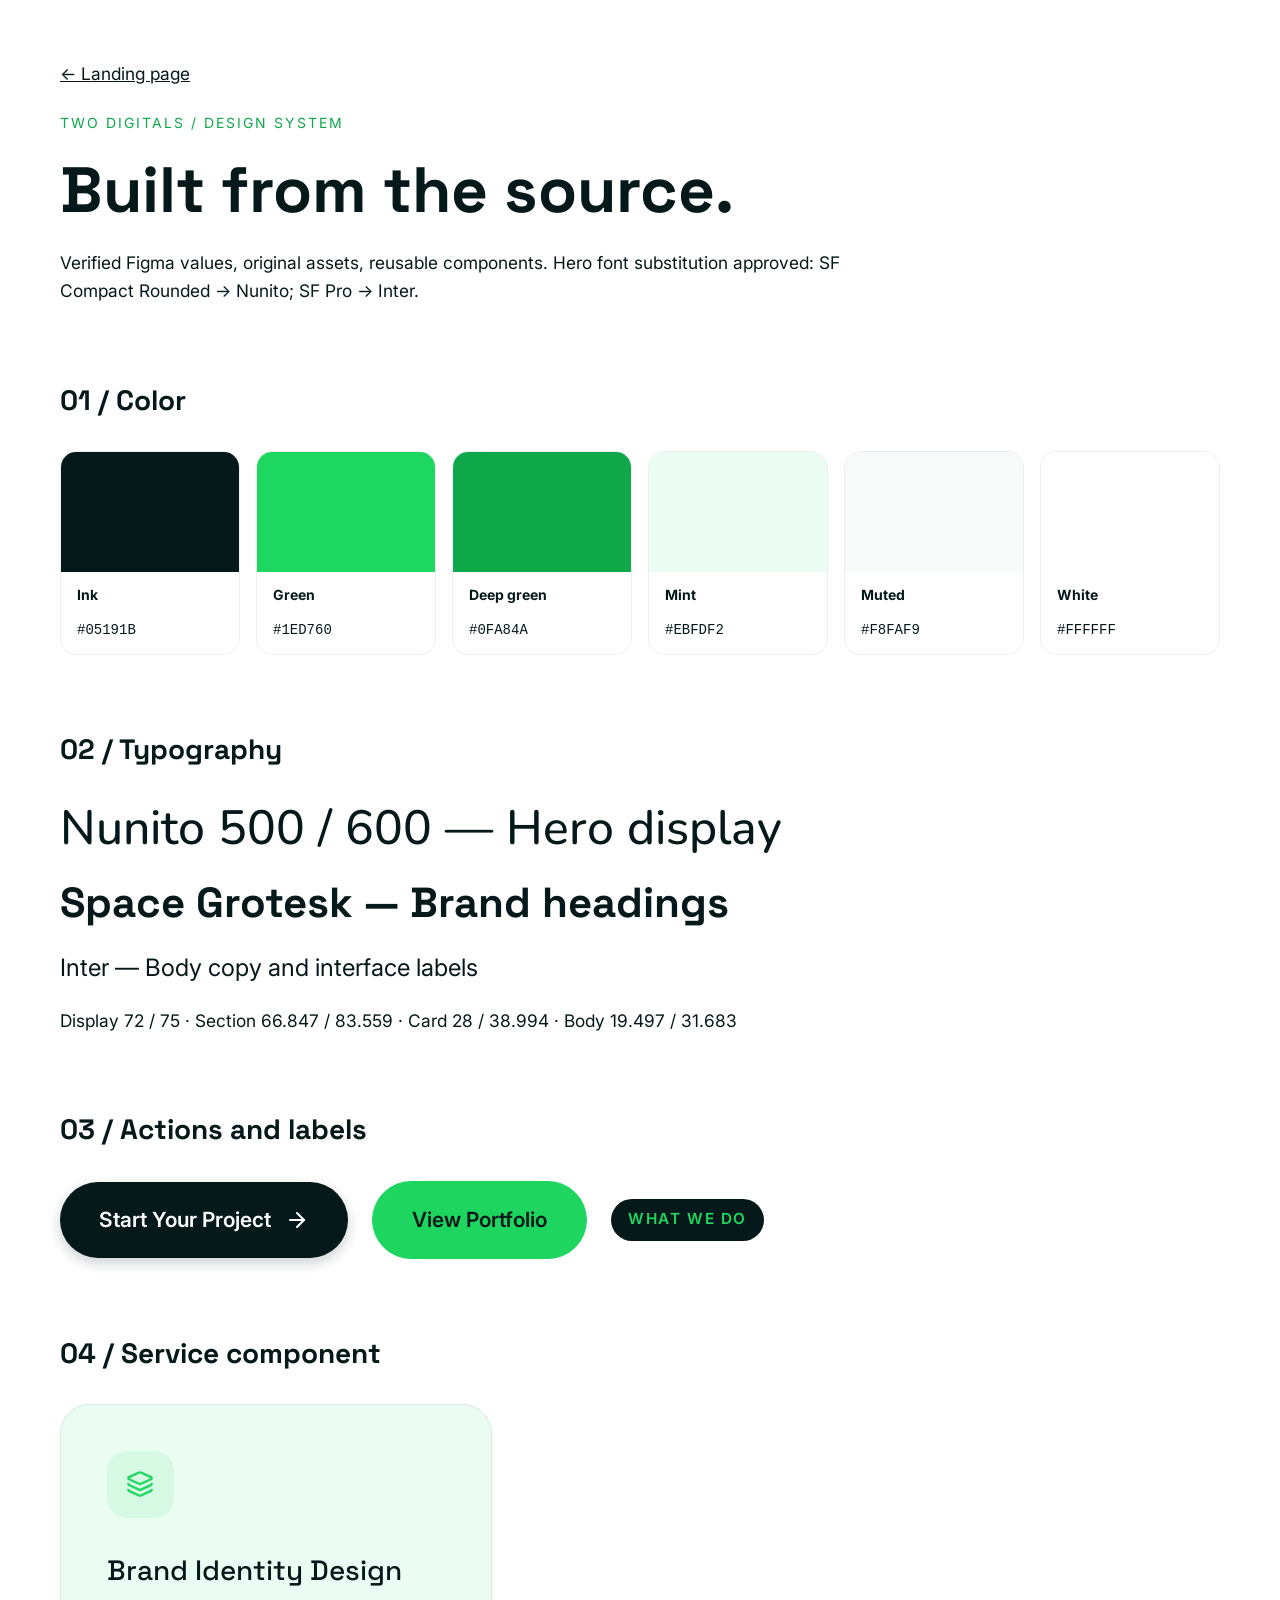
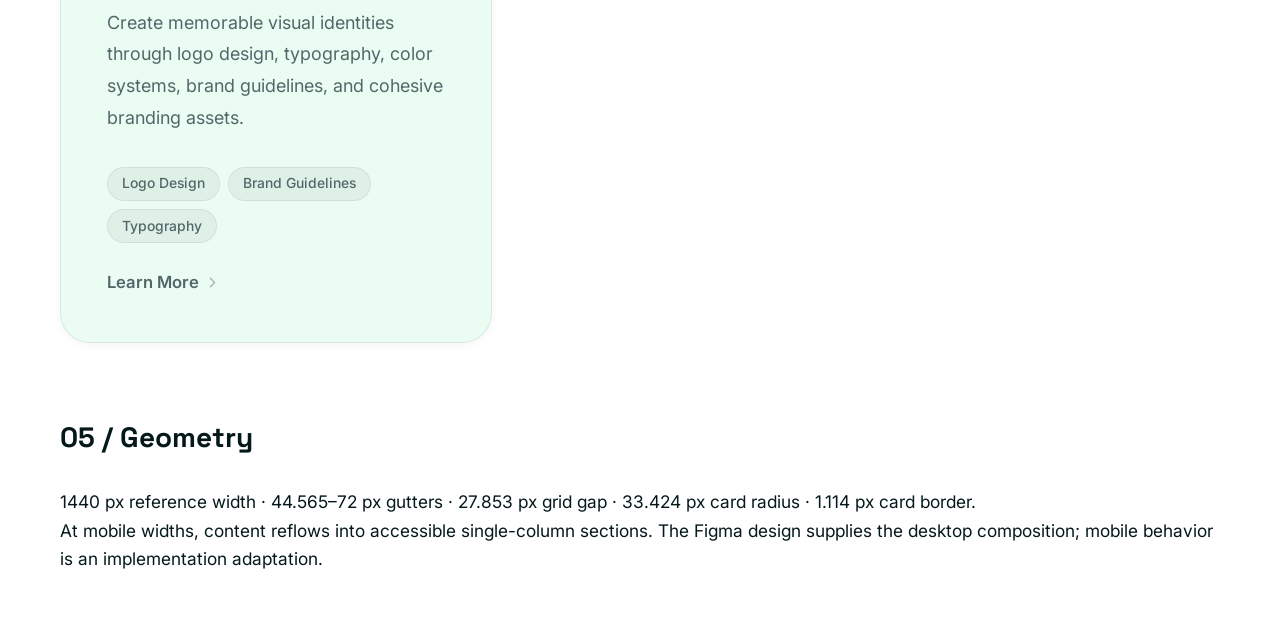
<file: design-system.html>
<!doctype html><html lang="en"><head><meta charset="utf-8"><meta name="viewport" content="width=device-width, initial-scale=1"><meta name="description" content="Two Digitals — creative brand identities, digital products, intelligent automation, and business solutions."><meta name="theme-color" content="#05191b"><title>Two Digitals — Design System</title><link rel="stylesheet" href="styles.css"><link rel="preload" href="fonts/Inter-Variable.ttf" as="font" type="font/ttf" crossorigin><link rel="preload" href="fonts/Nunito-Variable.ttf" as="font" type="font/ttf" crossorigin><script src="site-config.js" defer></script><script src="app.js" defer></script></head><body><div class="system-page"><a href="index.html">← Landing page</a><p class="system-overline">Two Digitals / Design system</p><h1>Built from the source.</h1><p>Verified Figma values, original assets, reusable components. Hero font substitution approved: SF Compact Rounded → Nunito; SF Pro → Inter.</p><section><h2>01 / Color</h2><div class="swatches"><div class="swatch"><i style="background:#05191B"></i><strong>Ink</strong><code>#05191B</code></div><div class="swatch"><i style="background:#1ED760"></i><strong>Green</strong><code>#1ED760</code></div><div class="swatch"><i style="background:#0FA84A"></i><strong>Deep green</strong><code>#0FA84A</code></div><div class="swatch"><i style="background:#EBFDF2"></i><strong>Mint</strong><code>#EBFDF2</code></div><div class="swatch"><i style="background:#F8FAF9"></i><strong>Muted</strong><code>#F8FAF9</code></div><div class="swatch"><i style="background:#FFFFFF"></i><strong>White</strong><code>#FFFFFF</code></div></div></section><section><h2>02 / Typography</h2><div class="type-sample hero-type">Nunito 500 / 600 — Hero display</div><div class="type-sample display-type">Space Grotesk — Brand headings</div><p class="type-sample">Inter — Body copy and interface labels</p><p>Display 72 / 75 · Section 66.847 / 83.559 · Card 28 / 38.994 · Body 19.497 / 31.683</p></section><section><h2>03 / Actions and labels</h2><div class="system-actions"><a class="button button-dark" href="mailto:hello@nexora.io">Start Your Project<img src="assets/a33f4acb-6871-484a-98f1-b0fba6d52941.svg" alt="" class="icon" width="23.675" height="23.675" style="--asset-width:23.675;--asset-height:23.675" decoding="async"></a><a class="button button-green" href="index.html#portfolio">View Portfolio</a><span class="label label-dark">What We Do</span></div></section><section><h2>04 / Service component</h2><div class="system-card"><article class="service-card" id="service-1" data-node-id="246:263"><div class="service-icon"><img src="assets/9544ed13-32fe-46a5-b157-4ce9c168fc1d.svg" alt="" class="icon" width="27.853" height="27.853" style="--asset-width:27.853;--asset-height:27.853" decoding="async"></div><h3>Brand Identity Design</h3><p>Create memorable visual identities through logo design, typography, color systems, brand guidelines, and cohesive branding assets.</p><ul class="chips"><li>Logo Design</li><li>Brand Guidelines</li><li>Typography</li></ul><a class="learn-more" href="mailto:hello@nexora.io?subject=Brand%20Identity%20Design%20inquiry">Learn More<img src="assets/ecef76b4-afb3-4211-b327-5923c69f875d.svg" alt="" class="icon" width="16.7118" height="16.7118" style="--asset-width:16.7118;--asset-height:16.7118" decoding="async"></a></article></div></section><section><h2>05 / Geometry</h2><p>1440 px reference width · 44.565–72 px gutters · 27.853 px grid gap · 33.424 px card radius · 1.114 px card border.</p><p>At mobile widths, content reflows into accessible single-column sections. The Figma design supplies the desktop composition; mobile behavior is an implementation adaptation.</p></section></div></body></html>
</file>
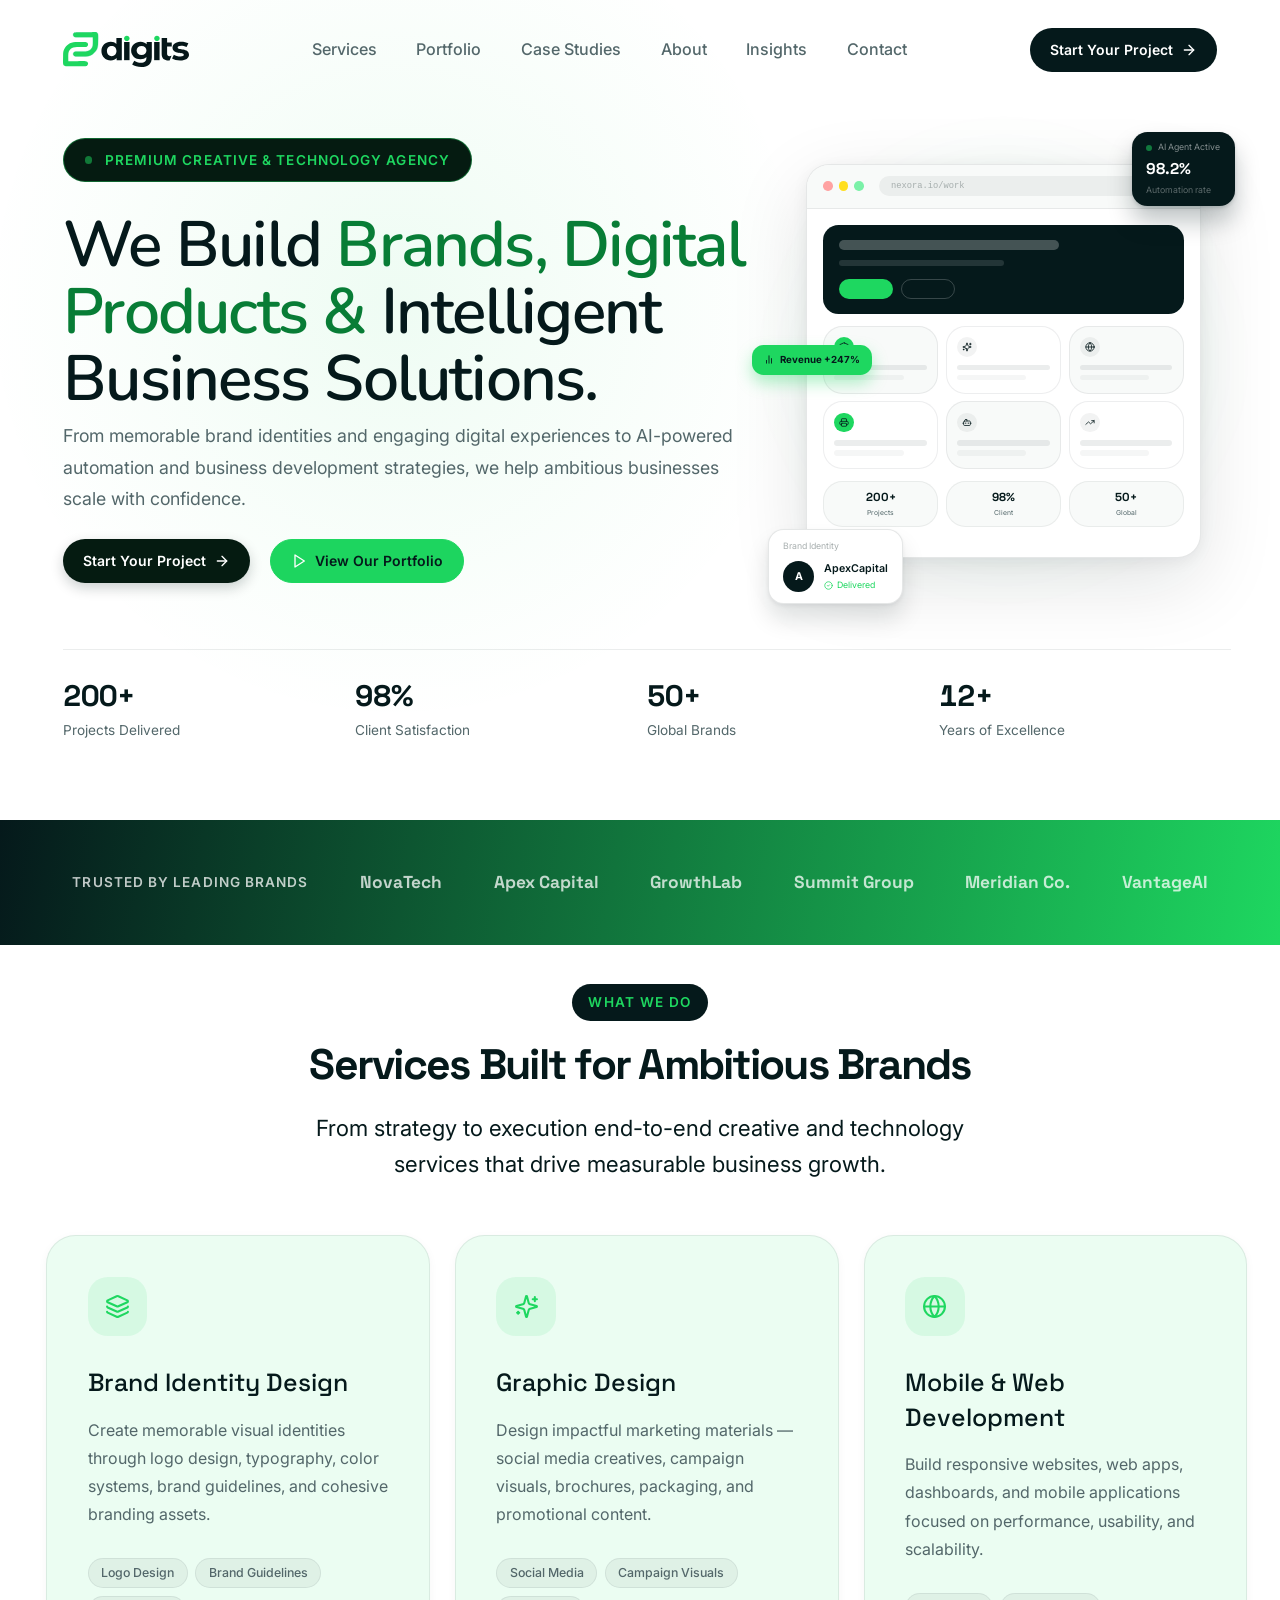
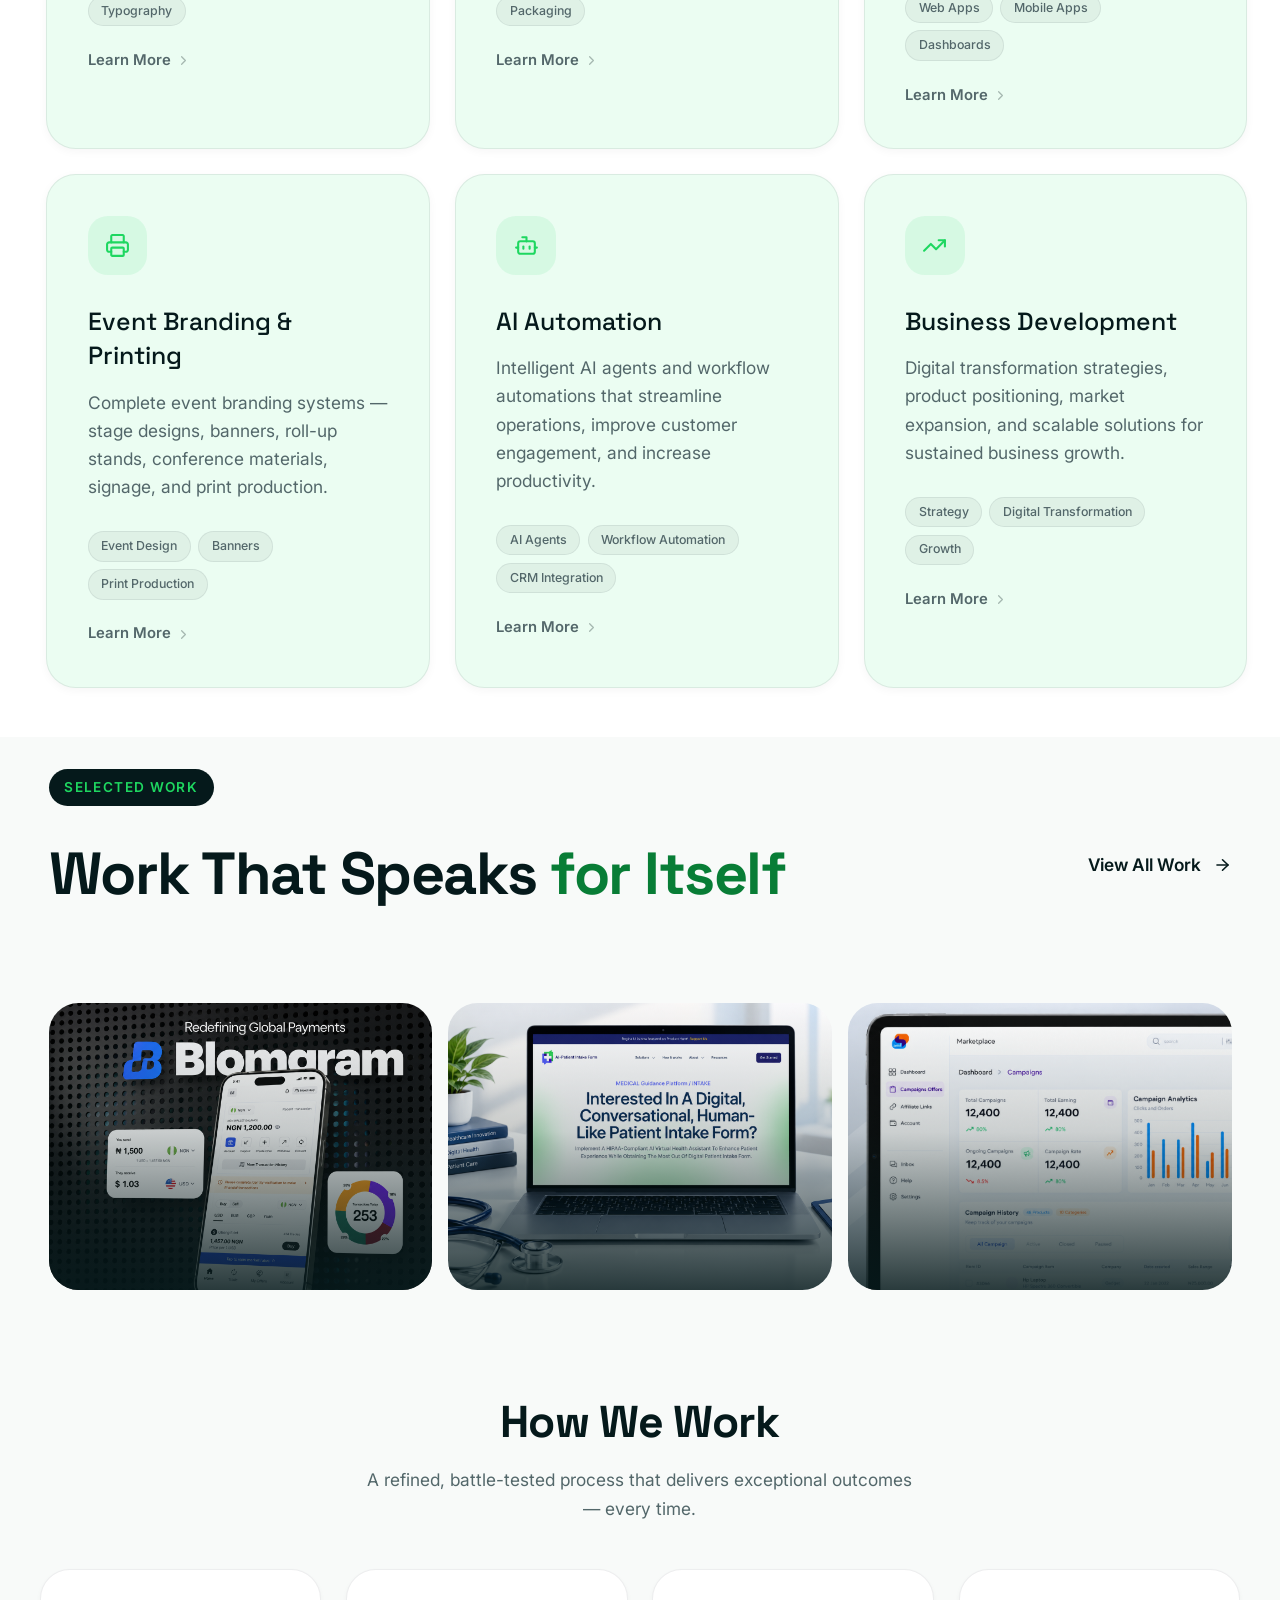
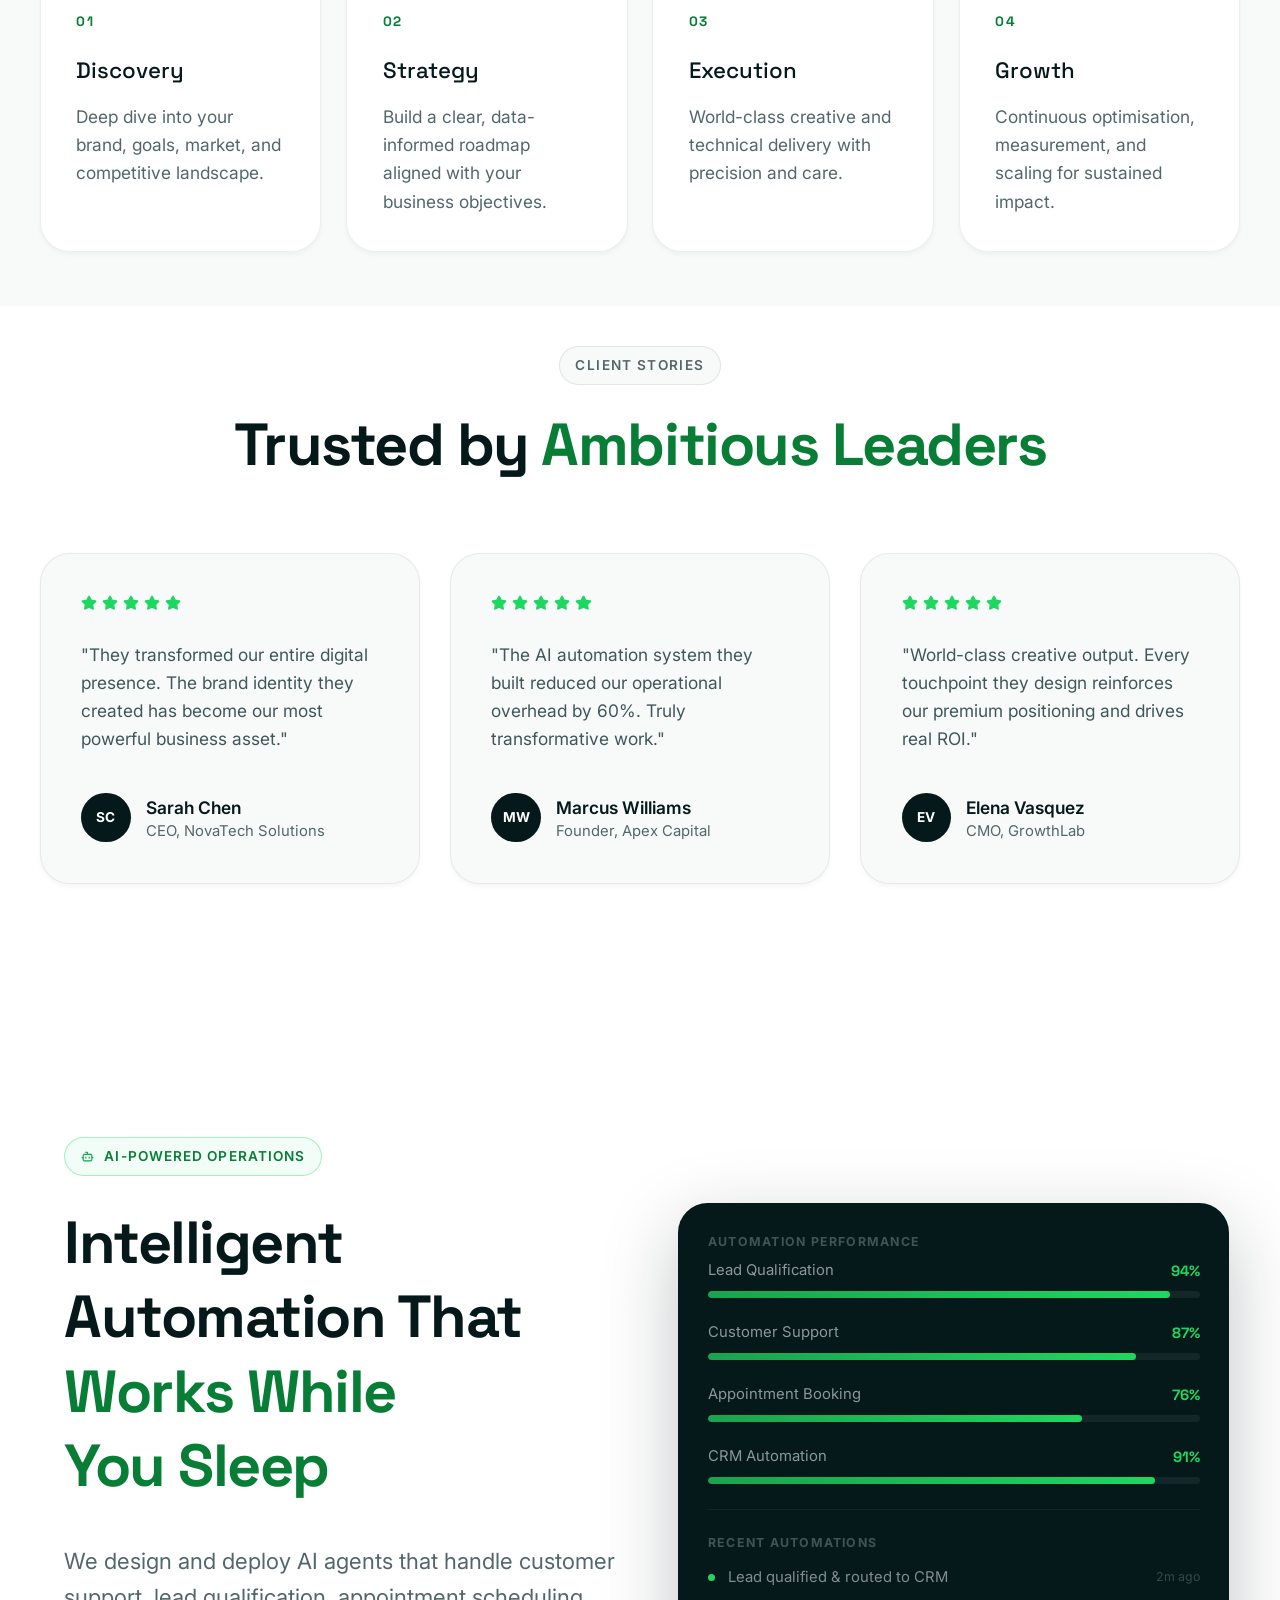
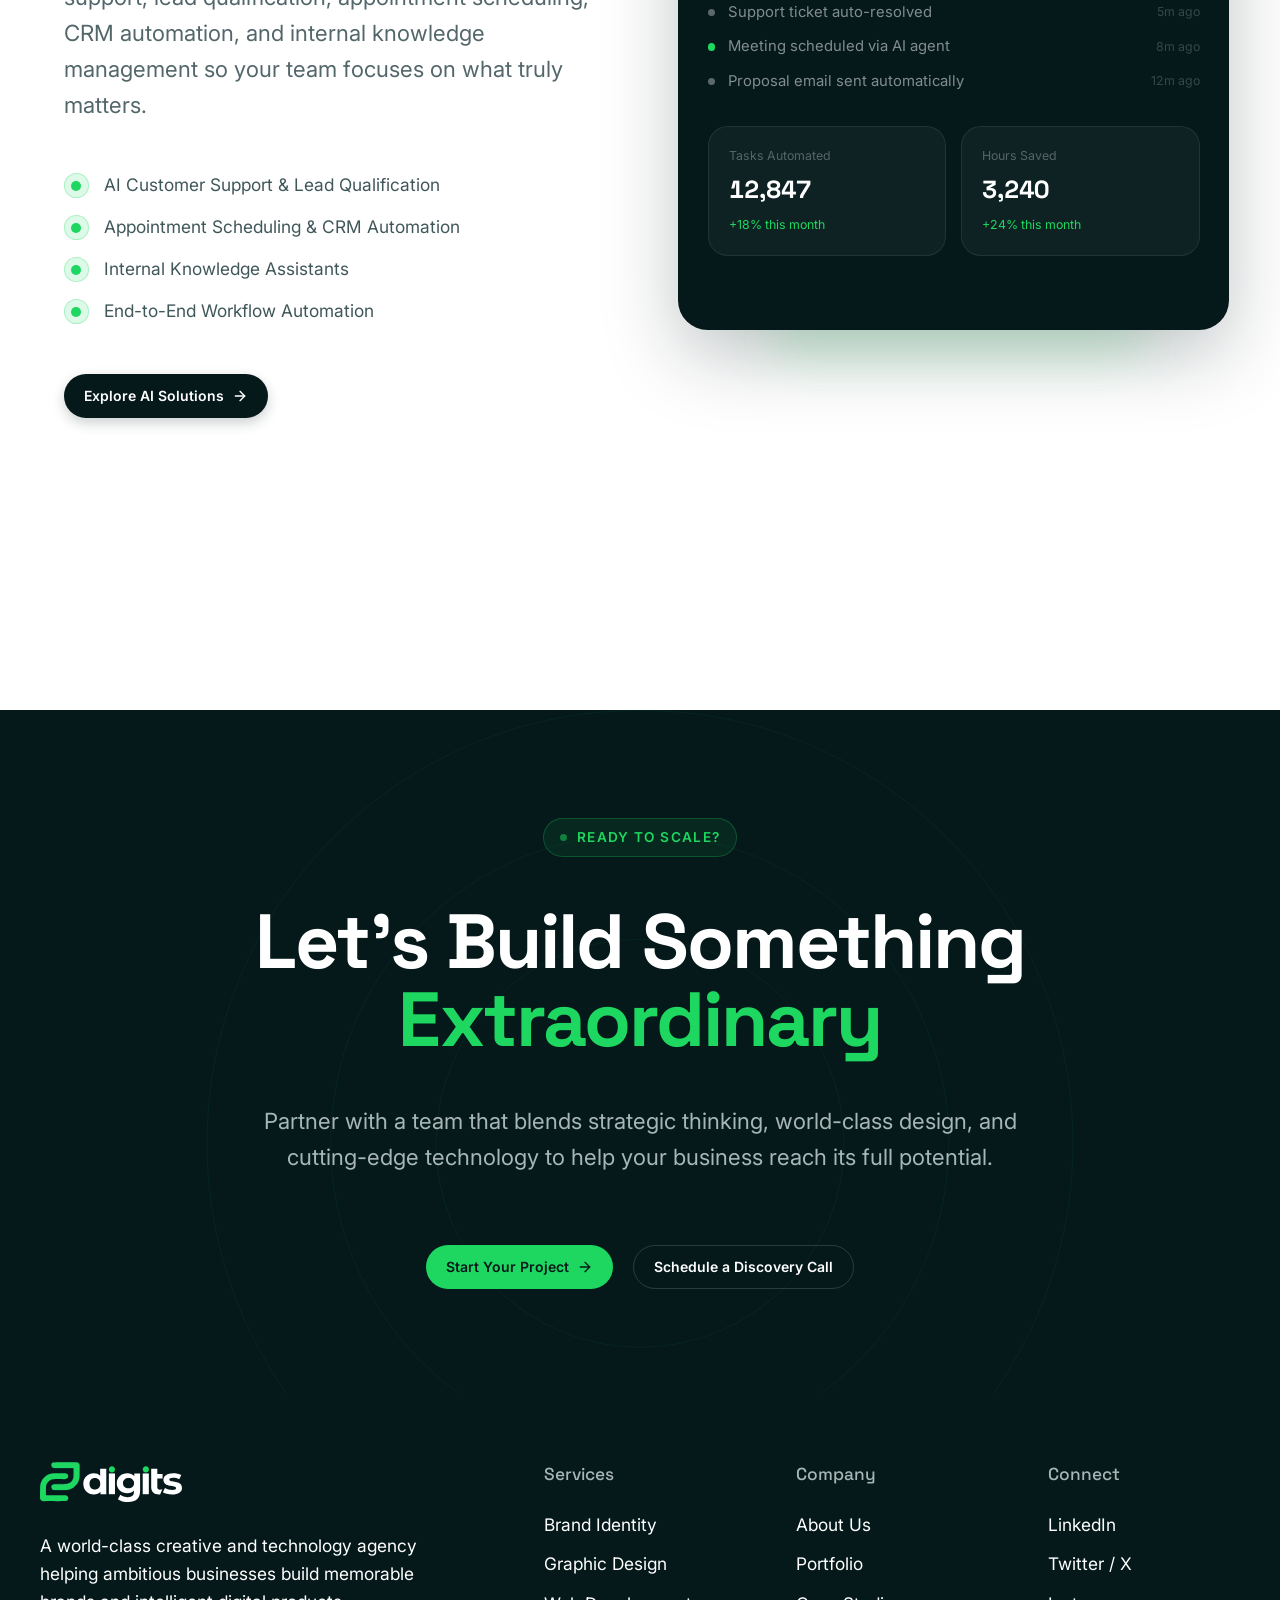
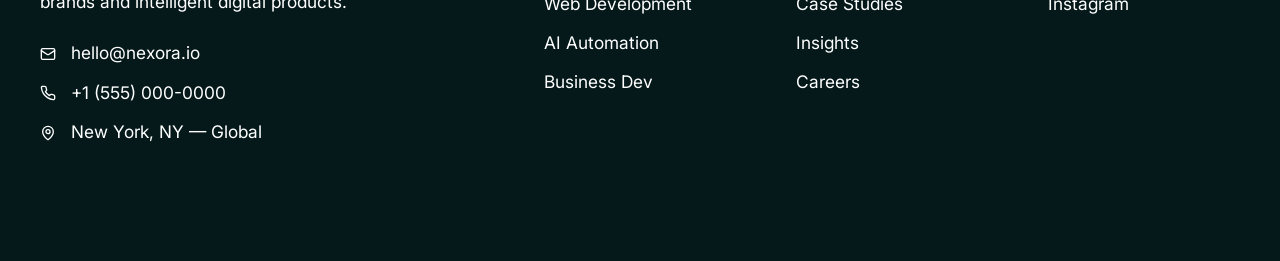
<file: landing.html>
<!doctype html><html lang="en"><head><meta charset="utf-8"><meta name="viewport" content="width=device-width, initial-scale=1"><meta name="description" content="Two Digitals — creative brand identities, digital products, intelligent automation, and business solutions."><meta name="theme-color" content="#05191b"><title>Two Digitals — Creative &amp; Technology Agency</title><link rel="stylesheet" href="styles.css"><link rel="preload" href="fonts/Inter-Variable.ttf" as="font" type="font/ttf" crossorigin><link rel="preload" href="fonts/Nunito-Variable.ttf" as="font" type="font/ttf" crossorigin><script src="site-config.js" defer></script><script src="site-runtime.js" defer></script><script src="app.js" defer></script><link rel="stylesheet" href="page-content.css"><script src="page-content-store.js" defer></script><script src="page-content.js" defer></script><link rel="stylesheet" href="buttons.css"></head><body data-cms-page="landing"><a class="skip-link" href="#services" data-cms-node="landing-ac5f33daae8ad4">Skip to content</a><main class="site"><section class="hero" id="top" aria-labelledby="hero-title"><header class="header"><a href="#top" aria-label="Two Digitals home" data-cms-node="landing-891ef8787518fb"><img src="assets/f1a41cef-80e0-47cd-9f32-ef1ed44f1dd8.svg" alt="Two Digitals" class="logo" width="141.264" height="40.4245" style="--asset-width:141.264;--asset-height:40.4245" decoding="async" data-cms-node="landing-8f6d7c75d85b78"></a>
<button class="menu-toggle" aria-expanded="false" aria-controls="main-nav"><span></span><span></span><span class="sr-only" data-cms-node="landing-7143fe4667f126">Toggle navigation</span></button>
<nav id="main-nav" aria-label="Main navigation"><a href="services.html" data-cms-node="landing-4dedcd016817b3">Services</a><a href="portfolio.html" data-cms-node="landing-bc2fc1d0bc9e3d">Portfolio</a><a href="case-studies.html" data-cms-node="landing-ce0232e0b13c23">Case Studies</a><a href="#process" data-cms-node="landing-308cd98606e629">About</a><a href="#automation" data-cms-node="landing-358c5795430ea7">Insights</a><a href="contact.html" data-cms-node="landing-e0560a283ea0f5">Contact</a></nav><a class="button button-dark" href="contact.html#project-form" data-cms-node="landing-b2f22c00418587">Start Your Project<img src="assets/19a36aa6-f9a3-4a64-aa38-a41d34cc6672.svg" alt="" class="icon" width="19.4971" height="19.4971" style="--asset-width:19.4971;--asset-height:19.4971" decoding="async"></a></header><div class="hero-inner"><div class="hero-copy"><div class="label label-hero" data-cms-node="landing-cc70b7300260fd"><i></i>Premium Creative &amp; Technology Agency</div>
<h1 id="hero-title" data-cms-node="landing-72e454f043eee4">We Build <em data-cms-node="landing-ed0c013b21b60f">Brands, Digital Products &amp;</em> Intelligent Business Solutions.</h1>
<p class="hero-description" data-cms-node="landing-5c3111b41e8df9">From memorable brand identities and engaging digital experiences to AI-powered automation and business development strategies, we help ambitious businesses scale with confidence.</p><div class="hero-actions"><a class="button button-dark" href="contact.html#project-form" data-cms-node="landing-e78ff504ca6ea2">Start Your Project<img src="assets/a33f4acb-6871-484a-98f1-b0fba6d52941.svg" alt="" class="icon" width="23.675" height="23.675" style="--asset-width:23.675;--asset-height:23.675" decoding="async"></a><a class="button button-green" href="portfolio.html" data-cms-node="landing-bbfd8bd0b22415"><img src="assets/f153643b-6d29-4214-8913-5dd17e499737.svg" alt="" class="icon" width="19.4971" height="19.4971" style="--asset-width:19.4971;--asset-height:19.4971" decoding="async">View Our Portfolio</a></div></div><div class="hero-art" role="img" aria-label="Agency dashboard illustration: AI agent active, automation rate 98.2%, revenue up 247%, ApexCapital brand identity delivered.">
<div class="mini-browser"><div class="browser-chrome"><div class="traffic"><i></i><i></i><i></i></div><span data-cms-node="landing-8d46338a965bff">nexora.io/work</span></div>
<div class="browser-content"><div class="mini-banner"><i></i><i></i><div><b></b><b></b></div></div><div class="mini-grid"><div class="mini-tile"><div class="mini-icon green"><img src="assets/005a57e9-3d0e-4453-a38b-a4ec7830dbe8.svg" alt="" class="icon" width="10.9411" height="10.9411" style="--asset-width:10.9411;--asset-height:10.9411" decoding="async"></div><i></i><i></i></div><div class="mini-tile"><div class="mini-icon "><img src="assets/d3a7d9d5-ac97-465c-a8c7-707f5d1ee912.svg" alt="" class="icon" width="10.9411" height="10.9411" style="--asset-width:10.9411;--asset-height:10.9411" decoding="async"></div><i></i><i></i></div><div class="mini-tile"><div class="mini-icon "><img src="assets/b7d1c509-103a-4040-a542-ba408139f984.svg" alt="" class="icon" width="10.9411" height="10.9411" style="--asset-width:10.9411;--asset-height:10.9411" decoding="async"></div><i></i><i></i></div><div class="mini-tile"><div class="mini-icon green"><img src="assets/62869e80-3101-46fb-a1a5-62264c1f899b.svg" alt="" class="icon" width="10.9411" height="10.9411" style="--asset-width:10.9411;--asset-height:10.9411" decoding="async"></div><i></i><i></i></div><div class="mini-tile"><div class="mini-icon "><img src="assets/c97d7fee-d8ed-497c-91b6-42fcd9485c6e.svg" alt="" class="icon" width="10.9411" height="10.9411" style="--asset-width:10.9411;--asset-height:10.9411" decoding="async"></div><i></i><i></i></div><div class="mini-tile"><div class="mini-icon "><img src="assets/fd3e05b6-5e17-4385-952d-7a5c757126df.svg" alt="" class="icon" width="10.9411" height="10.9411" style="--asset-width:10.9411;--asset-height:10.9411" decoding="async"></div><i></i><i></i></div></div><div class="mini-stats"><div><strong data-cms-node="landing-cd82185d840baf">200+</strong><span data-cms-node="landing-1afd85f9ae119c">Projects</span></div><div><strong data-cms-node="landing-fee65a1b3b1994">98%</strong><span data-cms-node="landing-68694f6875a006">Client</span></div><div><strong data-cms-node="landing-d15ca19f4321d7">50+</strong><span data-cms-node="landing-d044d1fe954da2">Global</span></div></div></div></div>
<div class="agent-status"><span data-cms-node="landing-5fb6c4bf8bcca7"><i></i>AI Agent Active</span><strong data-cms-node="landing-d6fb6a3ee39c30">98.2%</strong><small data-cms-node="landing-164c607a73cae6">Automation rate</small></div>
<div class="delivered"><small data-cms-node="landing-89d328b6d52406">Brand Identity</small><div><b data-cms-node="landing-98e7112f136ef7">A</b><div><strong data-cms-node="landing-06ce65a4d5505a">ApexCapital</strong><span data-cms-node="landing-adb42f0e6ccff9"><img src="assets/21d180bd-6837-4dee-82ae-116abae11922.svg" alt="" class="icon" width="9.847" height="9.847" style="--asset-width:9.847;--asset-height:9.847" decoding="async">Delivered</span></div></div></div>
<div class="revenue"><img src="assets/c7ade02b-1b58-4820-ab9b-3e994dc5bbd5.svg" alt="" class="icon" width="12.0352" height="12.0352" style="--asset-width:12.0352;--asset-height:12.0352" decoding="async"><strong data-cms-node="landing-083d5e27883904">Revenue +247%</strong></div></div>
<div class="hero-stats"><div><strong data-cms-node="landing-104d0232e50f16">200+</strong><span data-cms-node="landing-31fcb939b020d2">Projects Delivered</span></div><div><strong data-cms-node="landing-9b4cf707a28893">98%</strong><span data-cms-node="landing-71afee157781d2">Client Satisfaction</span></div><div><strong data-cms-node="landing-4c749bdbd5bf8e">50+</strong><span data-cms-node="landing-c183674920fda5">Global Brands</span></div><div><strong data-cms-node="landing-86745280bf936f">12+</strong><span data-cms-node="landing-39585b3e3a38e9">Years of Excellence</span></div></div></div></section><section class="brands" aria-label="Trusted by leading brands"><strong data-cms-node="landing-64f04aae4a1bdf">Trusted by leading brands</strong><span data-cms-node="landing-f31c3e2962b0bc">NovaTech</span><span data-cms-node="landing-c69cf0102e5b14">Apex Capital</span><span data-cms-node="landing-0870e517c88b4c">GrowthLab</span><span data-cms-node="landing-2e1b6d6dcc7cc5">Summit Group</span><span data-cms-node="landing-4ad41e019c9140">Meridian Co.</span><span data-cms-node="landing-4cc07c52157c6a">VantageAI</span></section><section class="services" id="services" aria-labelledby="services-title"><div class="services-intro"><span class="label label-dark" data-cms-node="landing-1ca0e3abfc6422">What We Do</span><h2 id="services-title" data-cms-node="landing-f651901fb740e7">Services Built for Ambitious Brands</h2><p data-cms-node="landing-ed20323cc21d69">From strategy to execution end-to-end creative and technology services that drive measurable business growth.</p></div><div class="service-grid"><article class="service-card" id="service-1" data-node-id="246:263"><div class="service-icon"><img src="assets/9544ed13-32fe-46a5-b157-4ce9c168fc1d.svg" alt="" class="icon" width="27.853" height="27.853" style="--asset-width:27.853;--asset-height:27.853" decoding="async"></div><h3 data-cms-node="landing-84b7592a0aa60d">Brand Identity Design</h3><p data-cms-node="landing-d1ee402e80027e">Create memorable visual identities through logo design, typography, color systems, brand guidelines, and cohesive branding assets.</p><ul class="chips"><li data-cms-node="landing-dfccfa24ac7cf3">Logo Design</li><li data-cms-node="landing-5a6d116e9a1f23">Brand Guidelines</li><li data-cms-node="landing-0236693b133f4a">Typography</li></ul><a class="learn-more" href="contact.html" data-cms-node="landing-85072829fe5116">Learn More<img src="assets/ecef76b4-afb3-4211-b327-5923c69f875d.svg" alt="" class="icon" width="16.7118" height="16.7118" style="--asset-width:16.7118;--asset-height:16.7118" decoding="async"></a></article><article class="service-card" id="service-2" data-node-id="246:294"><div class="service-icon"><img src="assets/edd689e9-589a-4da1-8c56-413c22c93f0a.svg" alt="" class="icon" width="27.853" height="27.853" style="--asset-width:27.853;--asset-height:27.853" decoding="async"></div><h3 data-cms-node="landing-9b2711e855b2d1">Graphic Design</h3><p data-cms-node="landing-98af3c09bc4d87">Design impactful marketing materials — social media creatives, campaign visuals, brochures, packaging, and promotional content.</p><ul class="chips"><li data-cms-node="landing-4c3440e05e7e1a">Social Media</li><li data-cms-node="landing-7bf2d92eaed8c5">Campaign Visuals</li><li data-cms-node="landing-6def5431d99edd">Packaging</li></ul><a class="learn-more" href="contact.html" data-cms-node="landing-672dc640e74c7e">Learn More<img src="assets/9de8311b-e292-4d5a-a81d-4b359261a067.svg" alt="" class="icon" width="16.7118" height="16.7118" style="--asset-width:16.7118;--asset-height:16.7118" decoding="async"></a></article><article class="service-card" id="service-3" data-node-id="246:327"><div class="service-icon"><img src="assets/a7a4c583-4c26-4a8c-83bc-715a44ef5e64.svg" alt="" class="icon" width="27.853" height="27.853" style="--asset-width:27.853;--asset-height:27.853" decoding="async"></div><h3 data-cms-node="landing-e6ca50bd104672">Mobile &amp; Web Development</h3><p data-cms-node="landing-275389b30e6d3e">Build responsive websites, web apps, dashboards, and mobile applications focused on performance, usability, and scalability.</p><ul class="chips"><li data-cms-node="landing-c52c5207c42fc2">Web Apps</li><li data-cms-node="landing-c01d408e64523b">Mobile Apps</li><li data-cms-node="landing-b62d4bbb221db0">Dashboards</li></ul><a class="learn-more" href="contact.html" data-cms-node="landing-2c24568409b64f">Learn More<img src="assets/b7f8ef55-5797-4660-b5e7-7af8d7b7ce7e.svg" alt="" class="icon" width="16.7118" height="16.7118" style="--asset-width:16.7118;--asset-height:16.7118" decoding="async"></a></article><article class="service-card" id="service-4" data-node-id="246:358"><div class="service-icon"><img src="assets/f15b2b5d-e567-4c88-b076-067cb05b3802.svg" alt="" class="icon" width="27.853" height="27.853" style="--asset-width:27.853;--asset-height:27.853" decoding="async"></div><h3 data-cms-node="landing-feca916e13aa82">Event Branding &amp; Printing</h3><p data-cms-node="landing-60c2a47b7ba5a2">Complete event branding systems — stage designs, banners, roll-up stands, conference materials, signage, and print production.</p><ul class="chips"><li data-cms-node="landing-2987490a5cc347">Event Design</li><li data-cms-node="landing-8de609eba8265f">Banners</li><li data-cms-node="landing-4614edd921d01e">Print Production</li></ul><a class="learn-more" href="contact.html" data-cms-node="landing-030b171f9f844b">Learn More<img src="assets/84eddfde-8529-4e0b-8593-9d252ae0e8f3.svg" alt="" class="icon" width="16.7118" height="16.7118" style="--asset-width:16.7118;--asset-height:16.7118" decoding="async"></a></article><article class="service-card" id="service-5" data-node-id="246:389"><div class="service-icon"><img src="assets/9658b485-6ac5-4455-9db8-76debad1327c.svg" alt="" class="icon" width="27.853" height="27.853" style="--asset-width:27.853;--asset-height:27.853" decoding="async"></div><h3 data-cms-node="landing-228dcc55370000">AI Automation</h3><p data-cms-node="landing-26acfded9b1900">Intelligent AI agents and workflow automations that streamline operations, improve customer engagement, and increase productivity.</p><ul class="chips"><li data-cms-node="landing-c2828035c358ba">AI Agents</li><li data-cms-node="landing-2a6245b7474a7d">Workflow Automation</li><li data-cms-node="landing-28bfb072293f3d">CRM Integration</li></ul><a class="learn-more" href="contact.html" data-cms-node="landing-ef45f2aa9d8244">Learn More<img src="assets/4eddc8b4-453f-4151-b189-6edd65f3834a.svg" alt="" class="icon" width="16.7118" height="16.7118" style="--asset-width:16.7118;--asset-height:16.7118" decoding="async"></a></article><article class="service-card" id="service-6" data-node-id="246:423"><div class="service-icon"><img src="assets/983b1d27-683e-49b1-8e90-9db763896f44.svg" alt="" class="icon" width="27.853" height="27.853" style="--asset-width:27.853;--asset-height:27.853" decoding="async"></div><h3 data-cms-node="landing-3f3290531d45bf">Business Development</h3><p data-cms-node="landing-13567d4535904b">Digital transformation strategies, product positioning, market expansion, and scalable solutions for sustained business growth.</p><ul class="chips"><li data-cms-node="landing-073214a5f9c1fb">Strategy</li><li data-cms-node="landing-c56e7ccc671b36">Digital Transformation</li><li data-cms-node="landing-9bc340179040ae">Growth</li></ul><a class="learn-more" href="contact.html" data-cms-node="landing-0501cbfdef9f6a">Learn More<img src="assets/8de8192d-b8fc-45a5-87da-412259a64fc9.svg" alt="" class="icon" width="16.7118" height="16.7118" style="--asset-width:16.7118;--asset-height:16.7118" decoding="async"></a></article></div></section><section class="work" id="portfolio" aria-labelledby="work-title"><div class="work-heading"><div><span class="label label-dark" data-cms-node="landing-87002fc1f09e8d">Selected Work</span><h2 id="work-title" data-cms-node="landing-408623c78b1690">Work That Speaks <em data-cms-node="landing-1f6467acb84a9f">for Itself</em></h2></div><a href="portfolio.html" class="work-link" data-cms-node="landing-b4e9d928e97b0a">View All Work<img src="assets/fdee8e93-628e-4bfb-84c7-6b5815dbb955.svg" alt="" class="icon" width="20.8897" height="20.8897" style="--asset-width:20.8897;--asset-height:20.8897" decoding="async"></a></div><div class="project-grid" id="project-grid"><button class="project project-1" data-image="assets/0df3d80a-139b-4f36-b18b-d4d8526f23ed.png" data-caption="Blomgram global payments brand and mobile application" aria-label="View Blomgram global payments brand and mobile application"><img src="assets/0df3d80a-139b-4f36-b18b-d4d8526f23ed.png" alt="Blomgram global payments brand and mobile application" class="" decoding="async" data-cms-node="landing-6e30cd7d31213b"><span class="project-shade"></span></button><button class="project project-2" data-image="assets/b9511f51-7907-4824-adde-898b96e68970.png" data-caption="Patient intake platform displayed on a laptop" aria-label="View Patient intake platform displayed on a laptop"><img src="assets/b9511f51-7907-4824-adde-898b96e68970.png" alt="Patient intake platform displayed on a laptop" class="" decoding="async" data-cms-node="landing-9b47cbe15f771f"><span class="project-shade"></span></button><button class="project project-3" data-image="assets/fab86b58-fef9-4320-97f7-16a36c2a78eb.png" data-caption="Campaign marketplace analytics dashboard" aria-label="View Campaign marketplace analytics dashboard"><img src="assets/fab86b58-fef9-4320-97f7-16a36c2a78eb.png" alt="Campaign marketplace analytics dashboard" class="" decoding="async" data-cms-node="landing-b7a1d7f1491701"><span class="project-shade"></span></button></div></section><section class="process" id="process" aria-labelledby="process-title"><h2 id="process-title" data-cms-node="landing-4f90ca80787168">How We Work</h2><p class="process-intro" data-cms-node="landing-6a4898959edfaa">A refined, battle-tested process that delivers exceptional outcomes — every time.</p><div class="process-grid"><article><span class="step" data-cms-node="landing-832025b6862e69">01</span><h3 data-cms-node="landing-210888a4bd0f76">Discovery</h3><p data-cms-node="landing-e7cbc16aac3a17">Deep dive into your brand, goals, market, and competitive landscape.</p></article><article><span class="step" data-cms-node="landing-f94e349aadb0e5">02</span><h3 data-cms-node="landing-1464c7dbf7d413">Strategy</h3><p data-cms-node="landing-3c066cb6e56b07">Build a clear, data-informed roadmap aligned with your business objectives.</p></article><article><span class="step" data-cms-node="landing-8e4cabe78f1521">03</span><h3 data-cms-node="landing-0a9e6493bac665">Execution</h3><p data-cms-node="landing-68ff308c90bd4a">World-class creative and technical delivery with precision and care.</p></article><article><span class="step" data-cms-node="landing-247f3822c1d5c8">04</span><h3 data-cms-node="landing-5737a912e42bba">Growth</h3><p data-cms-node="landing-8d5153de536063">Continuous optimisation, measurement, and scaling for sustained impact.</p></article></div></section><section class="stories" id="stories" aria-labelledby="stories-title"><span class="label label-muted" data-cms-node="landing-9c3a6bd9153dd4">Client Stories</span><h2 id="stories-title" data-cms-node="landing-efa721d8ad9d97">Trusted by <em class="gradient-text" data-cms-node="landing-b2539f9a2a8f08">Ambitious Leaders</em></h2><div class="story-grid"><figure class="testimonial"><div class="stars" aria-label="5 out of 5 stars"><img src="assets/5eba249d-2e50-4c42-8504-c34359a7dbde.svg" alt="" class="icon" width="18.1044" height="18.1044" style="--asset-width:18.1044;--asset-height:18.1044" decoding="async"><img src="assets/5f9911fd-0d78-460c-99a4-62e9c7a8fcca.svg" alt="" class="icon" width="18.1044" height="18.1044" style="--asset-width:18.1044;--asset-height:18.1044" decoding="async"><img src="assets/b582a85e-9e18-463a-8851-2625f681bb8b.svg" alt="" class="icon" width="18.1044" height="18.1044" style="--asset-width:18.1044;--asset-height:18.1044" decoding="async"><img src="assets/7ed73576-3d6e-4878-933b-1c40d9ad7a99.svg" alt="" class="icon" width="18.1044" height="18.1044" style="--asset-width:18.1044;--asset-height:18.1044" decoding="async"><img src="assets/e9f81f71-90a2-463c-ac6b-d875b8b7cc52.svg" alt="" class="icon" width="18.1044" height="18.1044" style="--asset-width:18.1044;--asset-height:18.1044" decoding="async"></div><blockquote data-cms-node="landing-f907a4037c48ff">"They transformed our entire digital presence. The brand identity they created has become our most powerful business asset."</blockquote><figcaption><b class="avatar" data-cms-node="landing-fe1cc7d3ad6bf5">SC</b><div><strong data-cms-node="landing-28a84f0515b1ed">Sarah Chen</strong><span data-cms-node="landing-a1ff88267343f6">CEO, NovaTech Solutions</span></div></figcaption></figure><figure class="testimonial"><div class="stars" aria-label="5 out of 5 stars"><img src="assets/4425d1fa-1ed7-4663-8c09-d682dad5b7cc.svg" alt="" class="icon" width="18.1044" height="18.1044" style="--asset-width:18.1044;--asset-height:18.1044" decoding="async"><img src="assets/3f20cb82-7ce1-4c76-b638-de4ec56f8d38.svg" alt="" class="icon" width="18.1044" height="18.1044" style="--asset-width:18.1044;--asset-height:18.1044" decoding="async"><img src="assets/278077a6-0f32-49c4-921b-071a77b44f56.svg" alt="" class="icon" width="18.1044" height="18.1044" style="--asset-width:18.1044;--asset-height:18.1044" decoding="async"><img src="assets/4ecb8f03-e538-4efd-88fa-84bfa717950c.svg" alt="" class="icon" width="18.1044" height="18.1044" style="--asset-width:18.1044;--asset-height:18.1044" decoding="async"><img src="assets/3e0d26af-308f-4cca-a2d1-75d2a42e04bf.svg" alt="" class="icon" width="18.1044" height="18.1044" style="--asset-width:18.1044;--asset-height:18.1044" decoding="async"></div><blockquote data-cms-node="landing-bf234ad7e9df3b">"The AI automation system they built reduced our operational overhead by 60%. Truly transformative work."</blockquote><figcaption><b class="avatar" data-cms-node="landing-f4e28d9ad3f283">MW</b><div><strong data-cms-node="landing-be0fbd99e13bd0">Marcus Williams</strong><span data-cms-node="landing-a82790e53f1c33">Founder, Apex Capital</span></div></figcaption></figure><figure class="testimonial"><div class="stars" aria-label="5 out of 5 stars"><img src="assets/5a53cfc4-eece-4932-b940-42bc730d22aa.svg" alt="" class="icon" width="18.1044" height="18.1044" style="--asset-width:18.1044;--asset-height:18.1044" decoding="async"><img src="assets/40b78763-7762-44a0-bdf7-06bea930fa77.svg" alt="" class="icon" width="18.1044" height="18.1044" style="--asset-width:18.1044;--asset-height:18.1044" decoding="async"><img src="assets/6817978c-307d-47fe-9cb4-8c35e9bcf307.svg" alt="" class="icon" width="18.1044" height="18.1044" style="--asset-width:18.1044;--asset-height:18.1044" decoding="async"><img src="assets/69c04834-ff11-4874-a2ee-3ea0b4202d8c.svg" alt="" class="icon" width="18.1044" height="18.1044" style="--asset-width:18.1044;--asset-height:18.1044" decoding="async"><img src="assets/7b2fe4d4-6336-49a6-aad3-53d7903d4b66.svg" alt="" class="icon" width="18.1044" height="18.1044" style="--asset-width:18.1044;--asset-height:18.1044" decoding="async"></div><blockquote data-cms-node="landing-cbe3566f6aa5c3">"World-class creative output. Every touchpoint they design reinforces our premium positioning and drives real ROI."</blockquote><figcaption><b class="avatar" data-cms-node="landing-2be8f0a7441872">EV</b><div><strong data-cms-node="landing-3b14eb3ed182a6">Elena Vasquez</strong><span data-cms-node="landing-99396c55f49e9b">CMO, GrowthLab</span></div></figcaption></figure></div></section><section class="automation" id="automation" aria-labelledby="ai-title"><div class="ai-copy"><span class="label label-ai" data-cms-node="landing-5ae985377c6a74"><img src="assets/95460492-5f00-4572-b5b7-e4753ab24dd3.svg" alt="" class="icon" width="15.3191" height="15.3191" style="--asset-width:15.3191;--asset-height:15.3191" decoding="async">AI-Powered Operations</span><h2 id="ai-title" data-cms-node="landing-66b6a7cc727c15">Intelligent<br>Automation That<br><em class="gradient-text" data-cms-node="landing-688786f9123c6d">Works While<br>You Sleep</em></h2><p data-cms-node="landing-4cea84c7e1d8a7">We design and deploy AI agents that handle customer support, lead qualification, appointment scheduling, CRM automation, and internal knowledge management so your team focuses on what truly matters.</p><ul class="ai-features"><li data-cms-node="landing-96ba72719fc3e6"><i></i>AI Customer Support &amp; Lead Qualification</li><li data-cms-node="landing-7616cf0b531d7f"><i></i>Appointment Scheduling &amp; CRM Automation</li><li data-cms-node="landing-11cc39a3732220"><i></i>Internal Knowledge Assistants</li><li data-cms-node="landing-5c1a1459712748"><i></i>End-to-End Workflow Automation</li></ul><a class="button button-dark" href="mailto:hello@nexora.io?subject=AI%20solutions%20inquiry" data-cms-node="landing-84e745c911a1ad">Explore AI Solutions<img src="assets/da53840c-9a75-420b-a815-b206fb67b907.svg" alt="" class="icon" width="22.2824" height="22.2824" style="--asset-width:22.2824;--asset-height:22.2824" decoding="async"></a></div>
<div class="ai-dashboard" aria-label="Illustrative automation dashboard"><h3 data-cms-node="landing-9cf5d9c021d7d7">Automation Performance</h3><div class="performance-row"><div><span data-cms-node="landing-b201d41fee213c">Lead Qualification</span><strong data-cms-node="landing-30523811cbdbe7">94%</strong></div><div class="track"><i style="--progress:94%"></i></div></div><div class="performance-row"><div><span data-cms-node="landing-d3ea0e712e4cc7">Customer Support</span><strong data-cms-node="landing-922d87c99bcd15">87%</strong></div><div class="track"><i style="--progress:87%"></i></div></div><div class="performance-row"><div><span data-cms-node="landing-868cab0d275c6f">Appointment Booking</span><strong data-cms-node="landing-46c5a063984110">76%</strong></div><div class="track"><i style="--progress:76%"></i></div></div><div class="performance-row"><div><span data-cms-node="landing-f0ef57e81680a9">CRM Automation</span><strong data-cms-node="landing-0b8c6e3bb35924">91%</strong></div><div class="track"><i style="--progress:91%"></i></div></div><div class="recent"><h3 data-cms-node="landing-3248fb890b766b">Recent Automations</h3><ul><li><i></i><span data-cms-node="landing-1e589521f7c350">Lead qualified &amp; routed to CRM</span><time data-cms-node="landing-9220e364f9417d">2m ago</time></li><li><i></i><span data-cms-node="landing-e91274d71807a0">Support ticket auto-resolved</span><time data-cms-node="landing-9a16c5ec973c4e">5m ago</time></li><li><i></i><span data-cms-node="landing-ccad9327696229">Meeting scheduled via AI agent</span><time data-cms-node="landing-343fa31b541681">8m ago</time></li><li><i></i><span data-cms-node="landing-9a9136c933f936">Proposal email sent automatically</span><time data-cms-node="landing-24779b341d9a6d">12m ago</time></li></ul></div><div class="dashboard-metrics"><div><span data-cms-node="landing-14224635cc0dcf">Tasks Automated</span><strong data-cms-node="landing-3ae015a827a11b">12,847</strong><small data-cms-node="landing-04f64c7d07cdac">+18% this month</small></div><div><span data-cms-node="landing-2fb092a89823ac">Hours Saved</span><strong data-cms-node="landing-cc7509606ac01a">3,240</strong><small data-cms-node="landing-a6278adec00932">+24% this month</small></div></div></div></section><section class="closing" aria-labelledby="closing-title"><div class="rings" aria-hidden="true"><i></i><i></i><i></i></div><div class="closing-content"><span class="label label-ready" data-cms-node="landing-28fe5195eeb440"><i></i>Ready to Scale?</span><h2 id="closing-title" data-cms-node="landing-eb581a851b2024">Let’s Build Something<br><em class="gradient-text" data-cms-node="landing-3b1e0116164631">Extraordinary</em></h2><p data-cms-node="landing-bc412e43e6d567">Partner with a team that blends strategic thinking, world-class design, and cutting-edge technology to help your business reach its full potential.</p><div class="closing-actions"><a class="button button-green-dark" href="contact.html#project-form" data-cms-node="landing-9fc3b809e1293b">Start Your Project<img src="assets/20877bd1-09ca-4036-8758-a86f2140fe9f.svg" alt="" class="icon" width="25.0677" height="25.0677" style="--asset-width:25.0677;--asset-height:25.0677" decoding="async"></a><a class="button button-outline" href="#contact" data-cms-node="landing-da50c4f4ebde0d">Schedule a Discovery Call</a></div></div></section><footer id="contact" class="footer"><div class="footer-grid"><div class="footer-brand"><a href="#top" aria-label="Two Digitals home" data-cms-node="landing-93f58dde798ba5"><img src="assets/571752cb-f608-4d13-aefe-047a80cf65f2.svg" alt="Two Digitals" class="footer-logo" width="160.135" height="45.8245" style="--asset-width:160.135;--asset-height:45.8245" decoding="async" data-cms-node="landing-faa72997689f6e"></a><p data-cms-node="landing-fe3f5f8ae8e61c">A world-class creative and technology agency helping ambitious businesses build memorable brands and intelligent digital products.</p><address><a href="mailto:hello@nexora.io" data-contact-email data-cms-node="landing-e2038a67dad976"><img src="assets/45481adf-ecf1-4b77-88ba-714ab7c2a475.svg" alt="" class="icon" width="18.1044" height="18.1044" style="--asset-width:18.1044;--asset-height:18.1044" decoding="async"><span data-cms-node="landing-2be1acd03f971e">hello@nexora.io</span></a><a href="tel:+15550000000" data-contact-phone data-cms-node="landing-1f8f38e41e5b72"><img src="assets/14ea5b0e-943f-4c4b-b22b-797b0e64858a.svg" alt="" class="icon" width="18.1044" height="18.1044" style="--asset-width:18.1044;--asset-height:18.1044" decoding="async"><span data-cms-node="landing-0b271b4c811a8f">+1 (555) 000-0000</span></a><span data-contact-location><img src="assets/e4a503a3-e187-49ab-8f44-4446b245cf71.svg" alt="" class="icon" width="18.1044" height="18.1044" style="--asset-width:18.1044;--asset-height:18.1044" decoding="async"><span data-cms-node="landing-b27ce867cb161e">New York, NY — Global</span></span></address></div>
<div><h3 class="footer-heading" data-cms-node="landing-e615c6f3d658c1">Services</h3><a href="services.html#service-1" data-cms-node="landing-f44199e034cc53">Brand Identity</a><a href="services.html#service-2" data-cms-node="landing-4e8a276ffe85bf">Graphic Design</a><a href="services.html#service-3" data-cms-node="landing-255474490825e7">Web Development</a><a href="services.html#service-5" data-cms-node="landing-ece0671174fbb4">AI Automation</a><a href="services.html#service-6" data-cms-node="landing-fca40fae100319">Business Dev</a></div>
<div><h3 class="footer-heading" data-cms-node="landing-740096ac3683cb">Company</h3><a href="#process" data-cms-node="landing-c66fe9304099a7">About Us</a><a href="portfolio.html" data-cms-node="landing-2619031c007313">Portfolio</a><a href="case-studies.html" data-cms-node="landing-afa3d2cd3f34b6">Case Studies</a><a href="#automation" data-cms-node="landing-8424e3d602cff2">Insights</a><a href="#contact" data-cms-node="landing-973bf84f71ff5b">Careers</a></div>
<div><h3 class="footer-heading" data-cms-node="landing-ad71ab7ea9554b">Connect</h3><a href="#contact" data-social="linkedin" data-cms-node="landing-faed0d79b2c970">LinkedIn</a><a href="#contact" data-social="twitter" data-cms-node="landing-f8cb634b1ad2bd">Twitter / X</a><a href="#contact" data-social="instagram" data-cms-node="landing-4fe75b0a4be476">Instagram</a></div></div></footer></main><dialog id="project-dialog" aria-labelledby="project-caption"><button class="dialog-close" aria-label="Close project preview" data-cms-node="landing-357baaa3603fd7">Close</button><img id="project-preview" src="assets/0df3d80a-139b-4f36-b18b-d4d8526f23ed.png" alt=""><p id="project-caption"></p></dialog><div class="toast" role="status" aria-live="polite" hidden></div></body></html>
</file>
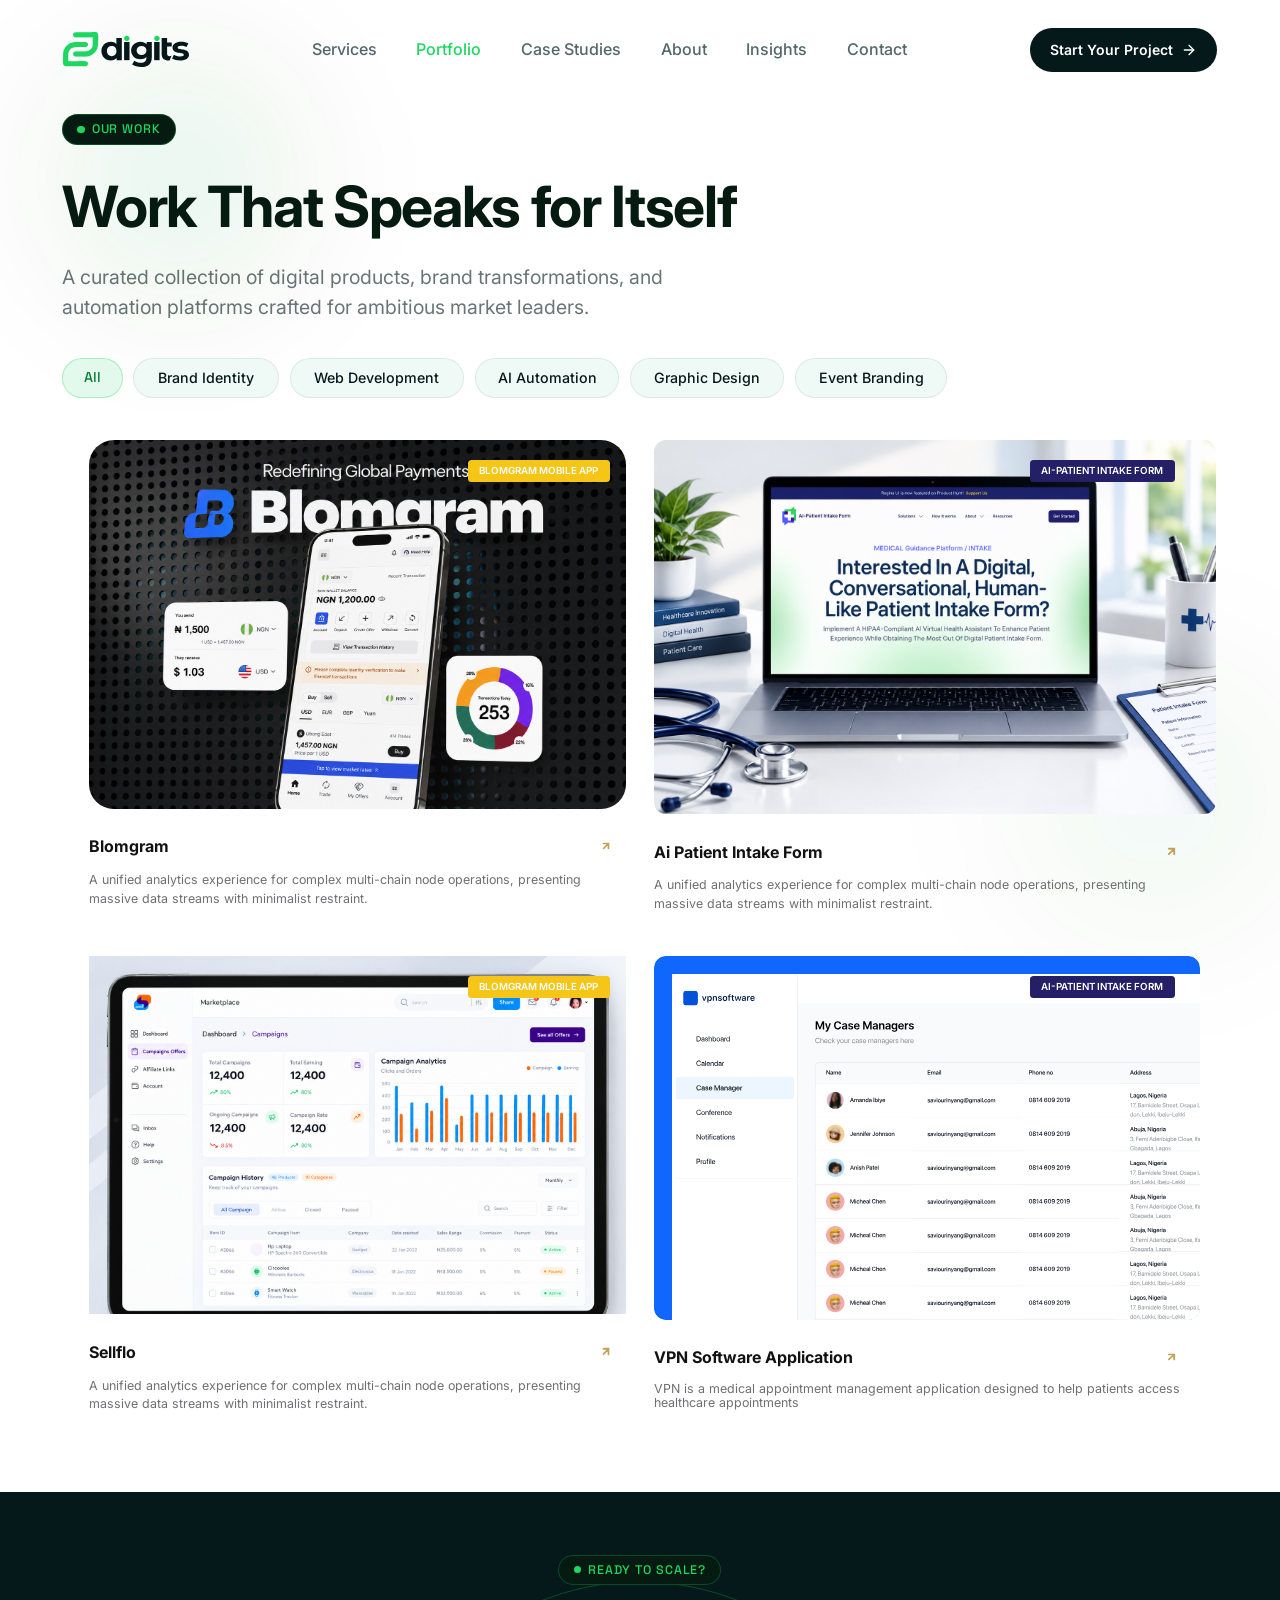
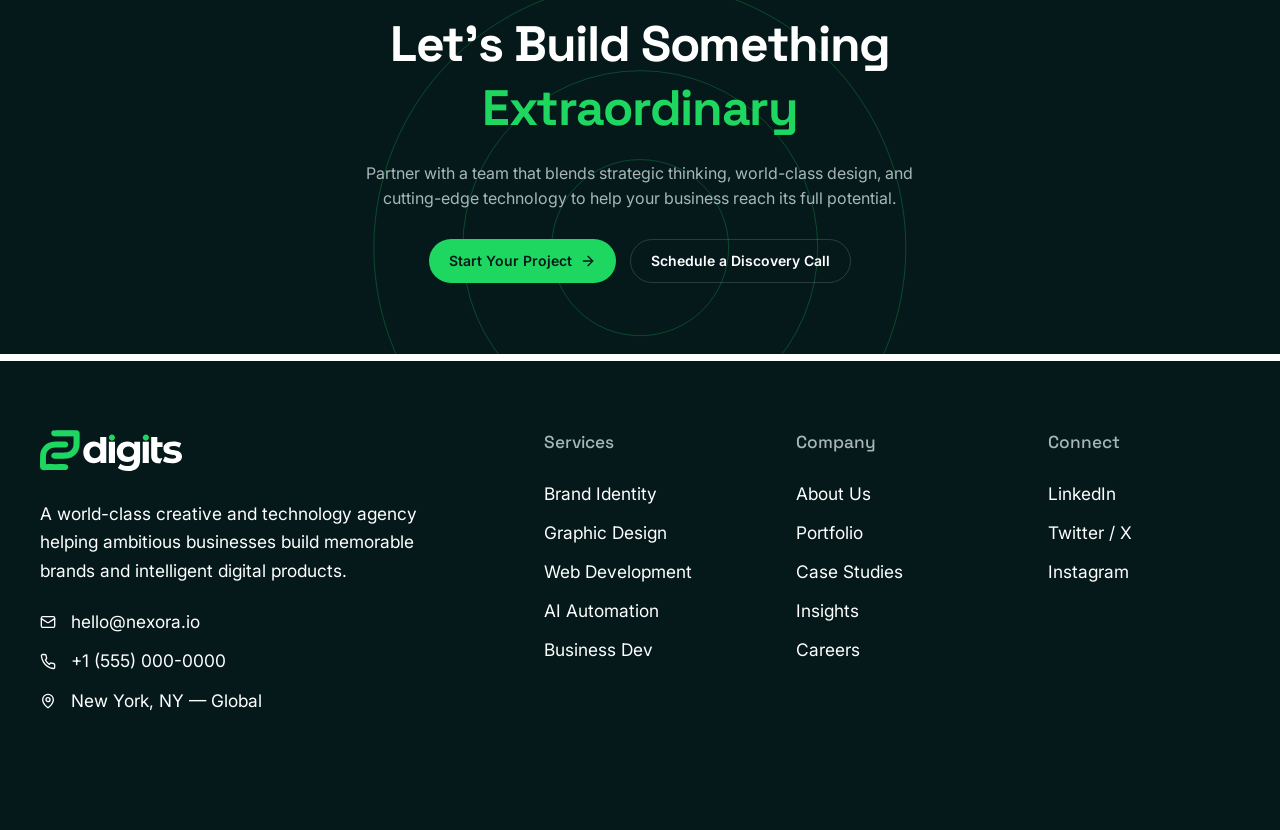
<file: portfolio.html>
<!doctype html><html lang="en"><head><meta charset="utf-8"><meta name="viewport" content="width=device-width, initial-scale=1"><meta name="description" content="Two Digitals — creative brand identities, digital products, intelligent automation, and business solutions."><meta name="theme-color" content="#05191b"><title>Portfolio — Two Digitals</title><link rel="stylesheet" href="styles.css"><link rel="preload" href="fonts/Inter-Variable.ttf" as="font" type="font/ttf" crossorigin><link rel="preload" href="fonts/Nunito-Variable.ttf" as="font" type="font/ttf" crossorigin><script src="site-config.js" defer></script><script src="site-runtime.js" defer></script><link rel="stylesheet" href="pages.css"><script src="app.js" defer></script><script src="pages.js" defer></script><link rel="stylesheet" href="page-content.css"><script src="page-content-store.js" defer></script><script src="page-content.js" defer></script><link rel="stylesheet" href="buttons.css"></head><body data-cms-page="portfolio"><main class="site inner-page portfolio-page"><div class="portfolio-ambient" aria-hidden="true"></div><section class="portfolio-hero" id="top"><header class="header inner-header"><a href="index.html" aria-label="Two Digitals home" data-cms-node="portfolio-891ef8787518fb"><img src="assets/f1a41cef-80e0-47cd-9f32-ef1ed44f1dd8.svg" alt="Two Digitals" class="logo" width="141.264" height="40.4245" style="--asset-width:141.264;--asset-height:40.4245" decoding="async" data-cms-node="portfolio-8f6d7c75d85b78"></a><button class="menu-toggle" aria-expanded="false" aria-controls="main-nav"><span></span><span></span><span class="sr-only" data-cms-node="portfolio-7143fe4667f126">Toggle navigation</span></button><nav id="main-nav" aria-label="Main navigation"><a href="services.html" data-cms-node="portfolio-4dedcd016817b3">Services</a><a href="portfolio.html" aria-current="page" data-cms-node="portfolio-bc2fc1d0bc9e3d">Portfolio</a><a href="case-studies.html" data-cms-node="portfolio-ce0232e0b13c23">Case Studies</a><a href="index.html#process" data-cms-node="portfolio-308cd98606e629">About</a><a href="index.html#automation" data-cms-node="portfolio-358c5795430ea7">Insights</a><a href="contact.html" data-cms-node="portfolio-e0560a283ea0f5">Contact</a></nav><a class="button button-dark" href="contact.html#project-form" data-cms-node="portfolio-b2f22c00418587">Start Your Project<img src="assets/19a36aa6-f9a3-4a64-aa38-a41d34cc6672.svg" alt="" class="icon" width="19.4971" height="19.4971" style="--asset-width:19.4971;--asset-height:19.4971" decoding="async"></a></header><div class="portfolio-hero-copy"><span class="page-badge" data-cms-node="portfolio-a04de3129c7626"><i></i>Our Work</span><h1 data-cms-node="portfolio-3c4767f5ae0a5e">Work That Speaks for Itself</h1><p data-cms-node="portfolio-b53e44d88d91ff">A curated collection of digital products, brand transformations, and automation platforms crafted for ambitious market leaders.</p></div></section><section class="portfolio-filters" aria-label="Filter portfolio by service"><div><button type="button" class="portfolio-filter" data-filter="All" aria-pressed="true" aria-controls="portfolio-projects" data-cms-node="portfolio-99f7fc98ac1a1a">All</button><button type="button" class="portfolio-filter" data-filter="Brand Identity" aria-pressed="false" aria-controls="portfolio-projects" data-cms-node="portfolio-2a7d96a42b6e12">Brand Identity</button><button type="button" class="portfolio-filter" data-filter="Web Development" aria-pressed="false" aria-controls="portfolio-projects" data-cms-node="portfolio-5db5577c3eb55b">Web Development</button><button type="button" class="portfolio-filter" data-filter="AI Automation" aria-pressed="false" aria-controls="portfolio-projects" data-cms-node="portfolio-bbf8b4fd76d420">AI Automation</button><button type="button" class="portfolio-filter" data-filter="Graphic Design" aria-pressed="false" aria-controls="portfolio-projects" data-cms-node="portfolio-49e7150fe842e4">Graphic Design</button><button type="button" class="portfolio-filter" data-filter="Event Branding" aria-pressed="false" aria-controls="portfolio-projects" data-cms-node="portfolio-97928fc2a6e6e3">Event Branding</button></div><p class="sr-only" id="filter-count" role="status" aria-live="polite" data-cms-node="portfolio-12bbbb9c00d121">4 projects</p></section><section class="portfolio-gallery" id="portfolio-projects" aria-label="Portfolio projects"><article class="portfolio-entry entry-1" data-categories="Brand Identity" data-source-node="455:47140"><button class="portfolio-photo photo-1" data-image="assets/fig/a2526eee0463c14d3e5afbac5286109b5a7f661f.png" data-caption="Blomgram" aria-label="View Blomgram"><img src="assets/fig/a2526eee0463c14d3e5afbac5286109b5a7f661f.png" alt="Blomgram" class="" decoding="async" data-cms-node="portfolio-c524a253c738f0"><span class="project-category" style="--badge-bg:#f5c518;--badge-fg:#ffffff" data-cms-node="portfolio-c0e14274362c2f">Blomgram mobile app</span></button><div class="portfolio-meta"><div><h2 data-cms-node="portfolio-eee8b41106a022">Blomgram</h2><button data-image="assets/fig/a2526eee0463c14d3e5afbac5286109b5a7f661f.png" data-caption="Blomgram" class="project-open" aria-label="View Blomgram details"><img src="assets/fig/portfolio-arrow-1.svg" width="14" height="14" alt="" class="" decoding="async"></button></div><p data-cms-node="portfolio-30f8df962b12ea">A unified analytics experience for complex multi-chain node operations, presenting massive data streams with minimalist restraint.</p></div></article><article class="portfolio-entry entry-2" data-categories="Web Development|AI Automation" data-source-node="455:47150"><button class="portfolio-photo photo-2" data-image="assets/fig/c9f29663e0d9e8726db659e2fdc4f151f3094f52.png" data-caption="Ai Patient Intake Form" aria-label="View Ai Patient Intake Form"><img src="assets/fig/c9f29663e0d9e8726db659e2fdc4f151f3094f52.png" alt="Ai Patient Intake Form" class="" decoding="async" data-cms-node="portfolio-58b8f14c5bdaa9"><span class="project-category" style="--badge-bg:#241f67;--badge-fg:#ffffff" data-cms-node="portfolio-a561c4ec8e20a9">AI-PATIENT INTAKE FORM</span></button><div class="portfolio-meta"><div><h2 data-cms-node="portfolio-01f79ef1e774c2">Ai Patient Intake Form</h2><button data-image="assets/fig/c9f29663e0d9e8726db659e2fdc4f151f3094f52.png" data-caption="Ai Patient Intake Form" class="project-open" aria-label="View Ai Patient Intake Form details"><img src="assets/fig/portfolio-arrow-2.svg" width="14" height="14" alt="" class="" decoding="async"></button></div><p data-cms-node="portfolio-4a98570d195791">A unified analytics experience for complex multi-chain node operations, presenting massive data streams with minimalist restraint.</p></div></article><article class="portfolio-entry entry-3" data-categories="Web Development" data-source-node="455:47161"><button class="portfolio-photo photo-3" data-image="assets/fig/aba3c290ea8a42f4349c06a516b0cc3cdc5c00d9.png" data-caption="Sellflo" aria-label="View Sellflo"><img src="assets/fig/aba3c290ea8a42f4349c06a516b0cc3cdc5c00d9.png" alt="Sellflo" class="" decoding="async" data-cms-node="portfolio-3247d35219860d"><span class="project-category" style="--badge-bg:#f5c518;--badge-fg:#ffffff" data-cms-node="portfolio-d8984ee52334e4">Blomgram mobile app</span></button><div class="portfolio-meta"><div><h2 data-cms-node="portfolio-88a7a91be35144">Sellflo</h2><button data-image="assets/fig/aba3c290ea8a42f4349c06a516b0cc3cdc5c00d9.png" data-caption="Sellflo" class="project-open" aria-label="View Sellflo details"><img src="assets/fig/portfolio-arrow-3.svg" width="14" height="14" alt="" class="" decoding="async"></button></div><p data-cms-node="portfolio-8e0b7545c908d8">A unified analytics experience for complex multi-chain node operations, presenting massive data streams with minimalist restraint.</p></div></article><article class="portfolio-entry entry-4" data-categories="Web Development" data-source-node="455:47171"><button class="portfolio-photo photo-4" data-image="assets/fig/vpn-preview.svg" data-caption="VPN Software Application" aria-label="View VPN Software Application"><img src="assets/fig/vpn-preview.svg" alt="VPN Software Application" class="" decoding="async" data-cms-node="portfolio-88e2cc972f4669"><span class="project-category" style="--badge-bg:#241f67;--badge-fg:#ffffff" data-cms-node="portfolio-0966b9c30924b4">AI-PATIENT INTAKE FORM</span></button><div class="portfolio-meta"><div><h2 data-cms-node="portfolio-4ac090aacb3052">VPN Software Application</h2><button data-image="assets/fig/vpn-preview.svg" data-caption="VPN Software Application" class="project-open" aria-label="View VPN Software Application details"><img src="assets/fig/portfolio-arrow-4.svg" width="14" height="14" alt="" class="" decoding="async"></button></div><p data-cms-node="portfolio-c5d0dce886ebf0">VPN is a medical appointment management application designed to help patients access healthcare appointments </p></div></article><p class="portfolio-empty" hidden data-cms-node="portfolio-deb2f18db67bd8">No projects in this category yet.</p></section><section class="portfolio-cta" aria-labelledby="portfolio-cta-title"><div class="portfolio-rings" aria-hidden="true"><i></i><i></i><i></i></div><div class="portfolio-cta-inner"><span class="page-badge" data-cms-node="portfolio-66fd464347b04c"><i></i>Ready to Scale?</span><h2 id="portfolio-cta-title" data-cms-node="portfolio-90922006f7db60">Let's Build Something<br><span style="color:#1ed760" data-cms-node="portfolio-0db7e4c4bbc6bf">Extraordinary</span></h2><p data-cms-node="portfolio-bc412e43e6d567">Partner with a team that blends strategic thinking, world-class design, and cutting-edge technology to help your business reach its full potential.</p><div class="portfolio-cta-actions"><a class="button button-green-dark" href="contact.html#project-form" data-cms-node="portfolio-9fc3b809e1293b">Start Your Project<img src="assets/20877bd1-09ca-4036-8758-a86f2140fe9f.svg" alt="" class="icon" width="25.0677" height="25.0677" style="--asset-width:25.0677;--asset-height:25.0677" decoding="async"></a><a class="button button-outline" href="#contact" data-cms-node="portfolio-da50c4f4ebde0d">Schedule a Discovery Call</a></div></div></section><footer id="contact" class="footer"><div class="footer-grid"><div class="footer-brand"><a href="index.html" aria-label="Two Digitals home" data-cms-node="portfolio-93f58dde798ba5"><img src="assets/571752cb-f608-4d13-aefe-047a80cf65f2.svg" alt="Two Digitals" class="footer-logo" width="160.135" height="45.8245" style="--asset-width:160.135;--asset-height:45.8245" decoding="async" data-cms-node="portfolio-faa72997689f6e"></a><p data-cms-node="portfolio-fe3f5f8ae8e61c">A world-class creative and technology agency helping ambitious businesses build memorable brands and intelligent digital products.</p><address><a href="mailto:hello@nexora.io" data-contact-email data-cms-node="portfolio-e2038a67dad976"><img src="assets/45481adf-ecf1-4b77-88ba-714ab7c2a475.svg" alt="" class="icon" width="18.1044" height="18.1044" style="--asset-width:18.1044;--asset-height:18.1044" decoding="async"><span data-cms-node="portfolio-2be1acd03f971e">hello@nexora.io</span></a><a href="tel:+15550000000" data-contact-phone data-cms-node="portfolio-1f8f38e41e5b72"><img src="assets/14ea5b0e-943f-4c4b-b22b-797b0e64858a.svg" alt="" class="icon" width="18.1044" height="18.1044" style="--asset-width:18.1044;--asset-height:18.1044" decoding="async"><span data-cms-node="portfolio-0b271b4c811a8f">+1 (555) 000-0000</span></a><span data-contact-location><img src="assets/e4a503a3-e187-49ab-8f44-4446b245cf71.svg" alt="" class="icon" width="18.1044" height="18.1044" style="--asset-width:18.1044;--asset-height:18.1044" decoding="async"><span data-cms-node="portfolio-b27ce867cb161e">New York, NY — Global</span></span></address></div>
<div><h3 class="footer-heading" data-cms-node="portfolio-e615c6f3d658c1">Services</h3><a href="services.html#service-1" data-cms-node="portfolio-f44199e034cc53">Brand Identity</a><a href="services.html#service-2" data-cms-node="portfolio-4e8a276ffe85bf">Graphic Design</a><a href="services.html#service-3" data-cms-node="portfolio-255474490825e7">Web Development</a><a href="services.html#service-5" data-cms-node="portfolio-ece0671174fbb4">AI Automation</a><a href="services.html#service-6" data-cms-node="portfolio-fca40fae100319">Business Dev</a></div>
<div><h3 class="footer-heading" data-cms-node="portfolio-740096ac3683cb">Company</h3><a href="index.html#process" data-cms-node="portfolio-c66fe9304099a7">About Us</a><a href="portfolio.html" data-cms-node="portfolio-2619031c007313">Portfolio</a><a href="case-studies.html" data-cms-node="portfolio-afa3d2cd3f34b6">Case Studies</a><a href="index.html#automation" data-cms-node="portfolio-8424e3d602cff2">Insights</a><a href="#contact" data-cms-node="portfolio-973bf84f71ff5b">Careers</a></div>
<div><h3 class="footer-heading" data-cms-node="portfolio-ad71ab7ea9554b">Connect</h3><a href="#contact" data-social="linkedin" data-cms-node="portfolio-faed0d79b2c970">LinkedIn</a><a href="#contact" data-social="twitter" data-cms-node="portfolio-f8cb634b1ad2bd">Twitter / X</a><a href="#contact" data-social="instagram" data-cms-node="portfolio-4fe75b0a4be476">Instagram</a></div></div></footer></main><dialog id="project-dialog" aria-labelledby="project-caption"><button class="dialog-close" aria-label="Close project preview" data-cms-node="portfolio-357baaa3603fd7">Close</button><img id="project-preview" src="assets/0df3d80a-139b-4f36-b18b-d4d8526f23ed.png" alt=""><p id="project-caption"></p></dialog><div class="toast" role="status" aria-live="polite" hidden></div></body></html>
</file>
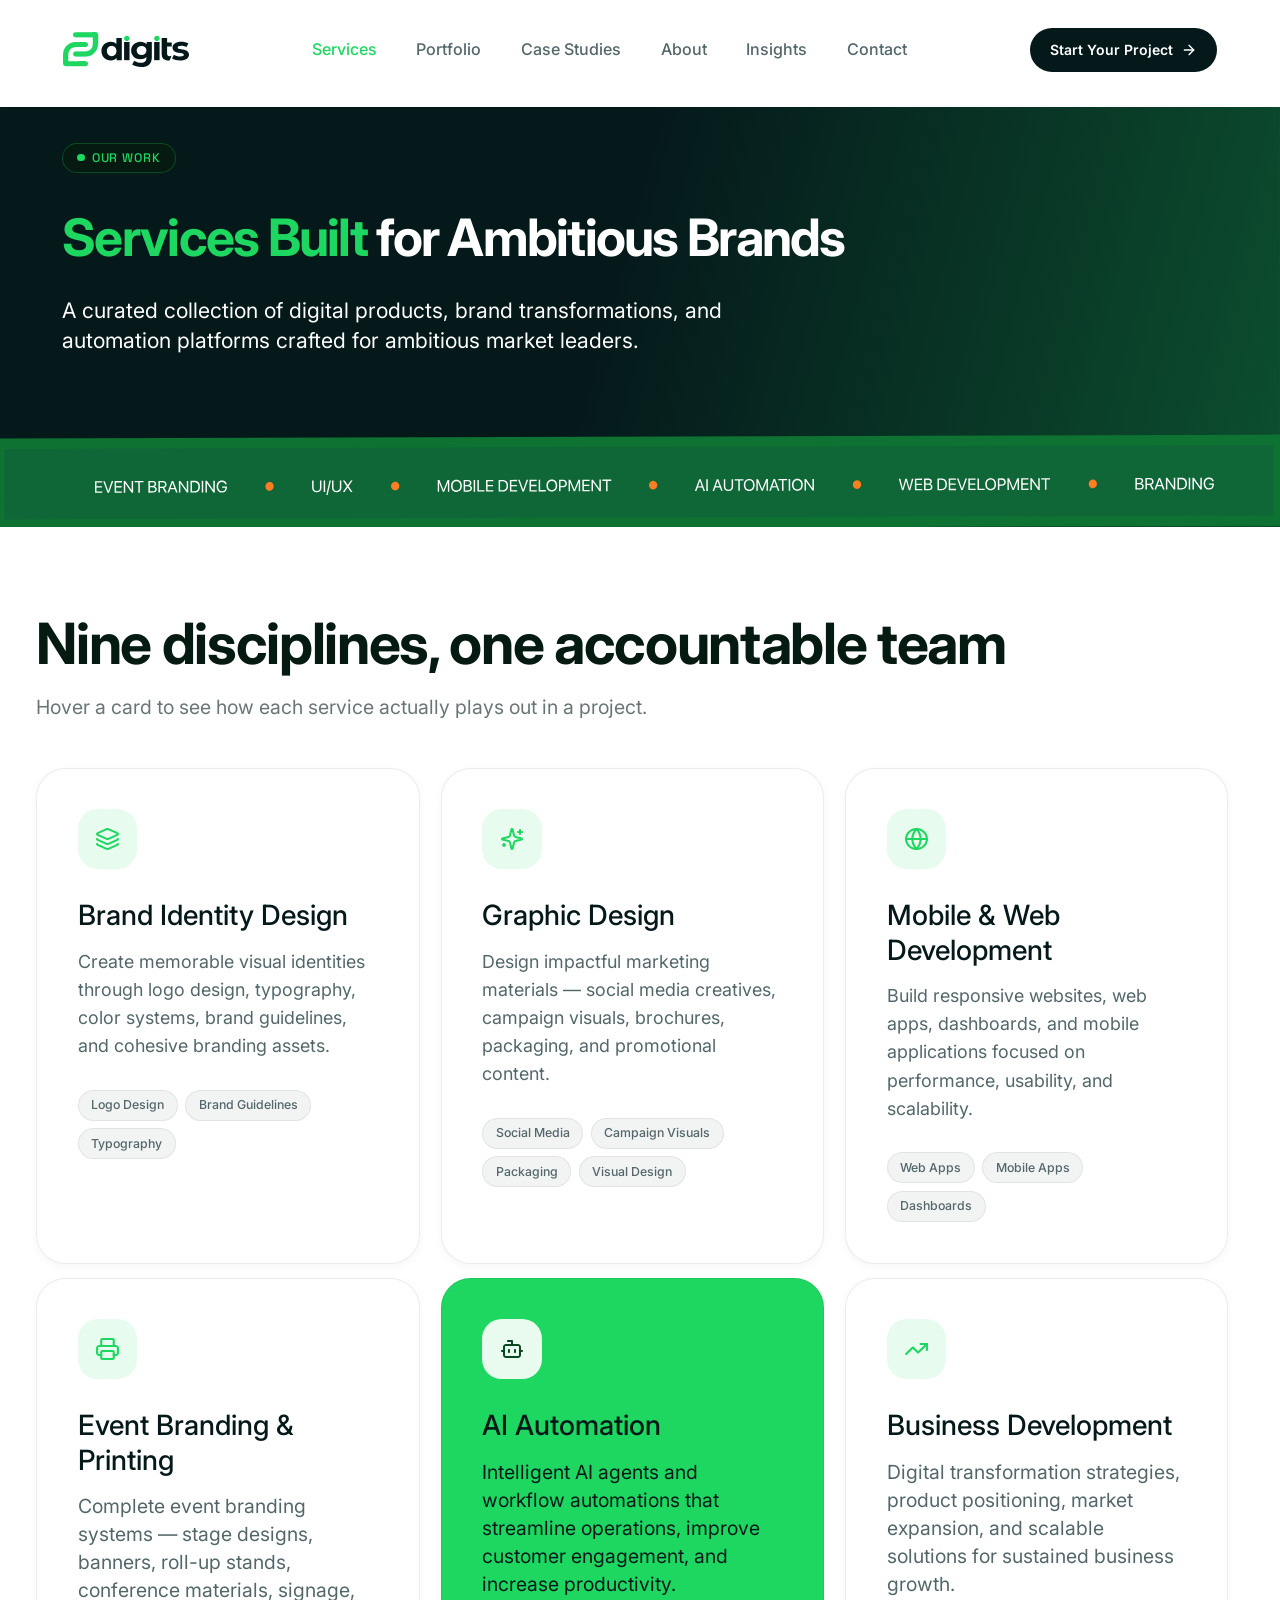
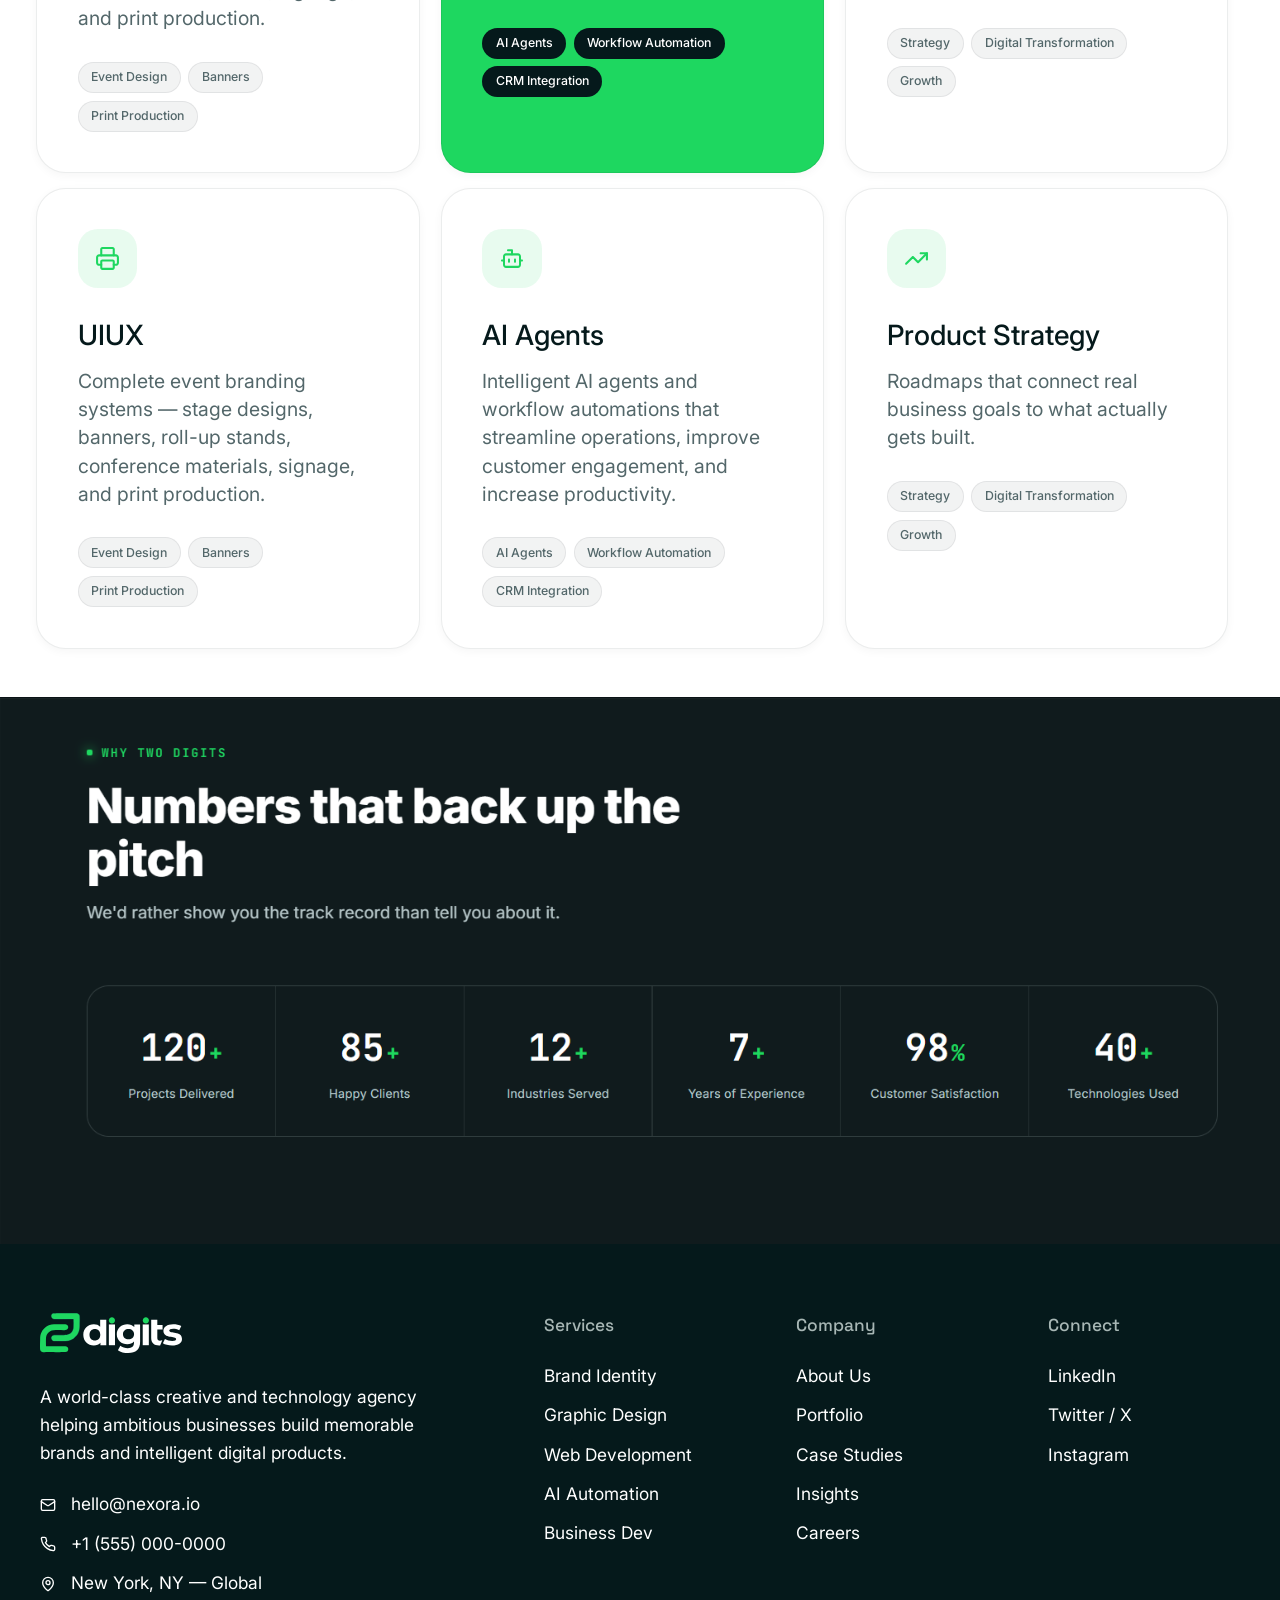
<file: services.html>
<!doctype html><html lang="en"><head><meta charset="utf-8"><meta name="viewport" content="width=device-width, initial-scale=1"><meta name="description" content="Two Digitals — creative brand identities, digital products, intelligent automation, and business solutions."><meta name="theme-color" content="#05191b"><title>Services — Two Digitals</title><link rel="stylesheet" href="styles.css"><link rel="preload" href="fonts/Inter-Variable.ttf" as="font" type="font/ttf" crossorigin><link rel="preload" href="fonts/Nunito-Variable.ttf" as="font" type="font/ttf" crossorigin><script src="site-config.js" defer></script><script src="site-runtime.js" defer></script><link rel="stylesheet" href="pages.css"><script src="app.js" defer></script><script src="pages.js" defer></script><link rel="stylesheet" href="page-content.css"><script src="page-content-store.js" defer></script><script src="page-content.js" defer></script><link rel="stylesheet" href="buttons.css"></head><body data-cms-page="services"><main class="site inner-page services-page"><section class="services-page-hero" id="top"><header class="header inner-header"><a href="index.html" aria-label="Two Digitals home" data-cms-node="services-891ef8787518fb"><img src="assets/f1a41cef-80e0-47cd-9f32-ef1ed44f1dd8.svg" alt="Two Digitals" class="logo" width="141.264" height="40.4245" style="--asset-width:141.264;--asset-height:40.4245" decoding="async" data-cms-node="services-8f6d7c75d85b78"></a><button class="menu-toggle" aria-expanded="false" aria-controls="main-nav"><span></span><span></span><span class="sr-only" data-cms-node="services-7143fe4667f126">Toggle navigation</span></button><nav id="main-nav" aria-label="Main navigation"><a href="portfolio.html" data-cms-node="services-bc2fc1d0bc9e3d">Portfolio</a><a href="services.html" aria-current="page" data-cms-node="services-4dedcd016817b3">Services</a><a href="case-studies.html" data-cms-node="services-ce0232e0b13c23">Case Studies</a><a href="index.html#process" data-cms-node="services-308cd98606e629">About</a><a href="index.html#automation" data-cms-node="services-358c5795430ea7">Insights</a><a href="contact.html" data-cms-node="services-e0560a283ea0f5">Contact</a></nav><a class="button button-dark" href="contact.html#project-form" data-cms-node="services-b2f22c00418587">Start Your Project<img src="assets/19a36aa6-f9a3-4a64-aa38-a41d34cc6672.svg" alt="" class="icon" width="19.4971" height="19.4971" style="--asset-width:19.4971;--asset-height:19.4971" decoding="async"></a></header><div class="services-hero-copy"><span class="page-badge" data-cms-node="services-a04de3129c7626"><i></i>Our Work</span><h1 data-cms-node="services-707420787c3cd6"><span style="color:#1ed760" data-cms-node="services-e3ae950d86dcee">Services Built </span>for Ambitious Brands </h1><p data-cms-node="services-b53e44d88d91ff">A curated collection of digital products, brand transformations, and automation platforms crafted for ambitious market leaders.</p></div><img class="services-ribbon" src="assets/fig/services-ribbon.svg" width="1440" height="113" alt="Event branding, UI/UX, mobile development, AI automation, web development, branding" data-cms-node="services-a3de40fe596b5c"></section><section class="service-catalogue" aria-labelledby="catalogue-title"><div class="catalogue-intro"><h2 id="catalogue-title" data-cms-node="services-dd68dc0c091a89">Nine disciplines, one accountable team</h2><p data-cms-node="services-65b0345f6ee019">Hover a card to see how each service actually plays out in a project.</p></div><div class="detail-service-grid"><a class="service-detail-card " id="service-1" href="mailto:hello@nexora.io?subject=Brand%20Identity%20Design%20inquiry" aria-label="Inquire about Brand Identity Design" data-source-node="305:1375" style="--source-card-bg:#ffffff;--service-title-size:27.927656173706055px;--service-copy-size:17.953493118286133px" data-cms-node="services-3da05d28e3a37d"><span class="detail-service-icon" style="--source-icon-bg:#1ed760;--source-icon-alpha:0.10000000149011612"><img src="assets/fig/service-icon-1.svg" width="27.781034469604492" height="27.781034469604492" alt="" class="" decoding="async"></span><h3 data-cms-node="services-227d49abaa3d83">Brand Identity Design</h3><p data-cms-node="services-5529c4f439fd53">Create memorable visual identities through logo design, typography, color systems, brand guidelines, and cohesive branding assets.</p><ul class="detail-chips"><li data-cms-node="services-79b344d8b296d3">Logo Design</li><li data-cms-node="services-ada0bae8c45ea6">Brand Guidelines</li><li data-cms-node="services-6b82745371002a">Typography</li></ul></a><a class="service-detail-card " id="service-2" href="mailto:hello@nexora.io?subject=Graphic%20Design%20inquiry" aria-label="Inquire about Graphic Design" data-source-node="305:1393" style="--source-card-bg:#ffffff;--service-title-size:27.927656173706055px;--service-copy-size:17.953493118286133px" data-cms-node="services-38e137200c13c6"><span class="detail-service-icon" style="--source-icon-bg:#1ed760;--source-icon-alpha:0.10000000149011612"><img src="assets/fig/service-icon-2.svg" width="27.781034469604492" height="27.781034469604492" alt="" class="" decoding="async"></span><h3 data-cms-node="services-003cd7229657a2">Graphic Design</h3><p data-cms-node="services-ae71d798ec09d4">Design impactful marketing materials — social media creatives, campaign visuals, brochures, packaging, and promotional content.</p><ul class="detail-chips"><li data-cms-node="services-461ab881a5a304">Social Media</li><li data-cms-node="services-033793f2b5b8e6">Campaign Visuals</li><li data-cms-node="services-8615d65408ef22">Packaging</li><li data-cms-node="services-d8d6cb8d4d191c">Visual Design</li></ul></a><a class="service-detail-card " id="service-3" href="mailto:hello@nexora.io?subject=Mobile%20%26%20Web%20Development%20inquiry" aria-label="Inquire about Mobile &amp; Web Development" data-source-node="305:1415" style="--source-card-bg:#ffffff;--service-title-size:27.927656173706055px;--service-copy-size:17.953493118286133px" data-cms-node="services-2d4a2f56743404"><span class="detail-service-icon" style="--source-icon-bg:#1ed760;--source-icon-alpha:0.10000000149011612"><img src="assets/fig/service-icon-3.svg" width="27.781034469604492" height="27.781034469604492" alt="" class="" decoding="async"></span><h3 data-cms-node="services-533c04ffaaf7db">Mobile &amp; Web Development</h3><p data-cms-node="services-7f4cac7dce4fce">Build responsive websites, web apps, dashboards, and mobile applications focused on performance, usability, and scalability.</p><ul class="detail-chips"><li data-cms-node="services-e564d40a2e4929">Web Apps</li><li data-cms-node="services-db85be6ff9fcb2">Mobile Apps</li><li data-cms-node="services-74dea15cdb6efa">Dashboards</li></ul></a><a class="service-detail-card " id="service-4" href="mailto:hello@nexora.io?subject=Event%20Branding%20%26%20Printing%20inquiry" aria-label="Inquire about Event Branding &amp; Printing" data-source-node="305:1433" style="--source-card-bg:#ffffff;--service-title-size:27.927656173706055px;--service-copy-size:19.44672393798828px" data-cms-node="services-1786e5c3269349"><span class="detail-service-icon" style="--source-icon-bg:#1ed760;--source-icon-alpha:0.10000000149011612"><img src="assets/fig/service-icon-4.svg" width="27.781034469604492" height="27.781034469604492" alt="" class="" decoding="async"></span><h3 data-cms-node="services-23d191a959e5b8">Event Branding &amp; Printing</h3><p data-cms-node="services-ccec39fa951ba7">Complete event branding systems — stage designs, banners, roll-up stands, conference materials, signage, and print production.</p><ul class="detail-chips"><li data-cms-node="services-c17c33ed3e3595">Event Design</li><li data-cms-node="services-cf73a80d8c15a6">Banners</li><li data-cms-node="services-755ccf011c065e">Print Production</li></ul></a><a class="service-detail-card service-featured" id="service-5" href="mailto:hello@nexora.io?subject=AI%20Automation%20inquiry" aria-label="Inquire about AI Automation" data-source-node="305:1451" style="--source-card-bg:#1ed760;--service-title-size:27.927656173706055px;--service-copy-size:19.44672393798828px" data-cms-node="services-d1c458b727076e"><span class="detail-service-icon" style="--source-icon-bg:#e9fbef;--source-icon-alpha:1"><img src="assets/fig/service-icon-5.svg" width="27.781034469604492" height="27.781034469604492" alt="" class="" decoding="async"></span><h3 data-cms-node="services-8304d41a539416">AI Automation</h3><p data-cms-node="services-a6b3b4ed36d72a">Intelligent AI agents and workflow automations that streamline operations, improve customer engagement, and increase productivity.</p><ul class="detail-chips"><li data-cms-node="services-7728511f7892a4">AI Agents</li><li data-cms-node="services-dd9cc7b35531dd">Workflow Automation</li><li data-cms-node="services-ef8ce0f79094d6">CRM Integration</li></ul></a><a class="service-detail-card " id="service-6" href="mailto:hello@nexora.io?subject=Business%20Development%20inquiry" aria-label="Inquire about Business Development" data-source-node="305:1472" style="--source-card-bg:#ffffff;--service-title-size:27.927656173706055px;--service-copy-size:19.44672393798828px" data-cms-node="services-4e225494a07365"><span class="detail-service-icon" style="--source-icon-bg:#1ed760;--source-icon-alpha:0.10000000149011612"><img src="assets/fig/service-icon-6.svg" width="27.781034469604492" height="27.781034469604492" alt="" class="" decoding="async"></span><h3 data-cms-node="services-fa0372eb0c3b8e">Business Development</h3><p data-cms-node="services-60c2ba1ca22f06">Digital transformation strategies, product positioning, market expansion, and scalable solutions for sustained business growth.</p><ul class="detail-chips"><li data-cms-node="services-4c5897187f6046">Strategy</li><li data-cms-node="services-0e76427a196c6b">Digital Transformation</li><li data-cms-node="services-dea272ffb53c45">Growth</li></ul></a><a class="service-detail-card " id="service-7" href="mailto:hello@nexora.io?subject=UIUX%20inquiry" aria-label="Inquire about UIUX" data-source-node="305:1490" style="--source-card-bg:#ffffff;--service-title-size:27.927656173706055px;--service-copy-size:19.44672393798828px" data-cms-node="services-37a5cc6e7b3879"><span class="detail-service-icon" style="--source-icon-bg:#1ed760;--source-icon-alpha:0.10000000149011612"><img src="assets/fig/service-icon-7.svg" width="27.781034469604492" height="27.781034469604492" alt="" class="" decoding="async"></span><h3 data-cms-node="services-1002f12088ab6c">UIUX</h3><p data-cms-node="services-3a1180a9b143ca">Complete event branding systems — stage designs, banners, roll-up stands, conference materials, signage, and print production.</p><ul class="detail-chips"><li data-cms-node="services-f1447aafb7b24e">Event Design</li><li data-cms-node="services-0dd932872be2a7">Banners</li><li data-cms-node="services-7a2d5c16eb11f2">Print Production</li></ul></a><a class="service-detail-card " id="service-8" href="mailto:hello@nexora.io?subject=AI%20Agents%20inquiry" aria-label="Inquire about AI Agents" data-source-node="305:1508" style="--source-card-bg:#ffffff;--service-title-size:27.927656173706055px;--service-copy-size:19.44672393798828px" data-cms-node="services-551fc3218c3234"><span class="detail-service-icon" style="--source-icon-bg:#1ed760;--source-icon-alpha:0.10000000149011612"><img src="assets/fig/service-icon-8.svg" width="27.781034469604492" height="27.781034469604492" alt="" class="" decoding="async"></span><h3 data-cms-node="services-3b2976b91e2bd1">AI Agents</h3><p data-cms-node="services-8788f88ffddb8a">Intelligent AI agents and workflow automations that streamline operations, improve customer engagement, and increase productivity.</p><ul class="detail-chips"><li data-cms-node="services-54a8b34e7ae01c">AI Agents</li><li data-cms-node="services-4a36ec6b7c8ba1">Workflow Automation</li><li data-cms-node="services-73b1f6ba1fde57">CRM Integration</li></ul></a><a class="service-detail-card " id="service-9" href="mailto:hello@nexora.io?subject=Product%20Strategy%20inquiry" aria-label="Inquire about Product Strategy" data-source-node="305:1529" style="--source-card-bg:#ffffff;--service-title-size:27.927656173706055px;--service-copy-size:19.44672393798828px" data-cms-node="services-0d1ceb7b9c34f8"><span class="detail-service-icon" style="--source-icon-bg:#1ed760;--source-icon-alpha:0.10000000149011612"><img src="assets/fig/service-icon-9.svg" width="27.781034469604492" height="27.781034469604492" alt="" class="" decoding="async"></span><h3 data-cms-node="services-bf6b30d61ab93e">Product Strategy</h3><p data-cms-node="services-d6c6422be5df34">Roadmaps that connect real business goals to what actually gets built.</p><ul class="detail-chips"><li data-cms-node="services-bba1900c3f05a4">Strategy</li><li data-cms-node="services-a23eed1eec42d3">Digital Transformation</li><li data-cms-node="services-6fe3414747716b">Growth</li></ul></a></div></section><section class="services-statistics" aria-label="Agency track record"><img src="assets/fig/service-statistics.svg" width="1446" height="615" alt="Numbers that back up the pitch. 120+ projects delivered; 85+ happy clients; 12+ industries served; 7+ years of experience; 98% customer satisfaction; 40+ technologies used." class="statistics-source-image" decoding="async" data-cms-node="services-904ec91f61c516"><div class="stats-mobile"><p class="stats-label" data-cms-node="services-b25d881fcd06bc">Why Two Digits</p><h2 data-cms-node="services-93111195adcee8">Numbers that back up the pitch</h2><p data-cms-node="services-8cf075ab4b1caf">We’d rather show you the track record than tell you about it.</p><ul><li><strong data-cms-node="services-e30f6814740d2d">120<em data-cms-node="services-e81acb12c64411">+</em></strong><span data-cms-node="services-f3fc248b3cfeb7">Projects Delivered</span></li><li><strong data-cms-node="services-d13c792cdeac2c">85<em data-cms-node="services-7083460a867d98">+</em></strong><span data-cms-node="services-a8c2cde4960527">Happy Clients</span></li><li><strong data-cms-node="services-03e165c1a266fb">12<em data-cms-node="services-d8ec7ada4d1c69">+</em></strong><span data-cms-node="services-0b18502fa61423">Industries Served</span></li><li><strong data-cms-node="services-dce36bbf83ddfc">7<em data-cms-node="services-3ab7f3ae8149ed">+</em></strong><span data-cms-node="services-76e007bfdf56cf">Years of Experience</span></li><li><strong data-cms-node="services-53616bbd0e2cca">98<em data-cms-node="services-265caae1e836dd">%</em></strong><span data-cms-node="services-766009e50723ed">Customer Satisfaction</span></li><li><strong data-cms-node="services-8d0bd8bff6f874">40<em data-cms-node="services-7443fd98833907">+</em></strong><span data-cms-node="services-3b4078556e0400">Technologies Used</span></li></ul></div></section><footer id="contact" class="footer"><div class="footer-grid"><div class="footer-brand"><a href="index.html" aria-label="Two Digitals home" data-cms-node="services-93f58dde798ba5"><img src="assets/571752cb-f608-4d13-aefe-047a80cf65f2.svg" alt="Two Digitals" class="footer-logo" width="160.135" height="45.8245" style="--asset-width:160.135;--asset-height:45.8245" decoding="async" data-cms-node="services-faa72997689f6e"></a><p data-cms-node="services-fe3f5f8ae8e61c">A world-class creative and technology agency helping ambitious businesses build memorable brands and intelligent digital products.</p><address><a href="mailto:hello@nexora.io" data-contact-email data-cms-node="services-e2038a67dad976"><img src="assets/45481adf-ecf1-4b77-88ba-714ab7c2a475.svg" alt="" class="icon" width="18.1044" height="18.1044" style="--asset-width:18.1044;--asset-height:18.1044" decoding="async"><span data-cms-node="services-2be1acd03f971e">hello@nexora.io</span></a><a href="tel:+15550000000" data-contact-phone data-cms-node="services-1f8f38e41e5b72"><img src="assets/14ea5b0e-943f-4c4b-b22b-797b0e64858a.svg" alt="" class="icon" width="18.1044" height="18.1044" style="--asset-width:18.1044;--asset-height:18.1044" decoding="async"><span data-cms-node="services-0b271b4c811a8f">+1 (555) 000-0000</span></a><span data-contact-location><img src="assets/e4a503a3-e187-49ab-8f44-4446b245cf71.svg" alt="" class="icon" width="18.1044" height="18.1044" style="--asset-width:18.1044;--asset-height:18.1044" decoding="async"><span data-cms-node="services-b27ce867cb161e">New York, NY — Global</span></span></address></div>
<div><h3 class="footer-heading" data-cms-node="services-e615c6f3d658c1">Services</h3><a href="services.html#service-1" data-cms-node="services-f44199e034cc53">Brand Identity</a><a href="services.html#service-2" data-cms-node="services-4e8a276ffe85bf">Graphic Design</a><a href="services.html#service-3" data-cms-node="services-255474490825e7">Web Development</a><a href="services.html#service-5" data-cms-node="services-ece0671174fbb4">AI Automation</a><a href="services.html#service-6" data-cms-node="services-fca40fae100319">Business Dev</a></div>
<div><h3 class="footer-heading" data-cms-node="services-740096ac3683cb">Company</h3><a href="index.html#process" data-cms-node="services-c66fe9304099a7">About Us</a><a href="portfolio.html" data-cms-node="services-2619031c007313">Portfolio</a><a href="case-studies.html" data-cms-node="services-afa3d2cd3f34b6">Case Studies</a><a href="index.html#automation" data-cms-node="services-8424e3d602cff2">Insights</a><a href="#contact" data-cms-node="services-973bf84f71ff5b">Careers</a></div>
<div><h3 class="footer-heading" data-cms-node="services-ad71ab7ea9554b">Connect</h3><a href="#contact" data-social="linkedin" data-cms-node="services-faed0d79b2c970">LinkedIn</a><a href="#contact" data-social="twitter" data-cms-node="services-f8cb634b1ad2bd">Twitter / X</a><a href="#contact" data-social="instagram" data-cms-node="services-4fe75b0a4be476">Instagram</a></div></div></footer></main><dialog id="project-dialog" aria-labelledby="project-caption"><button class="dialog-close" aria-label="Close project preview" data-cms-node="services-357baaa3603fd7">Close</button><img id="project-preview" src="assets/0df3d80a-139b-4f36-b18b-d4d8526f23ed.png" alt=""><p id="project-caption"></p></dialog><div class="toast" role="status" aria-live="polite" hidden></div></body></html>
</file>
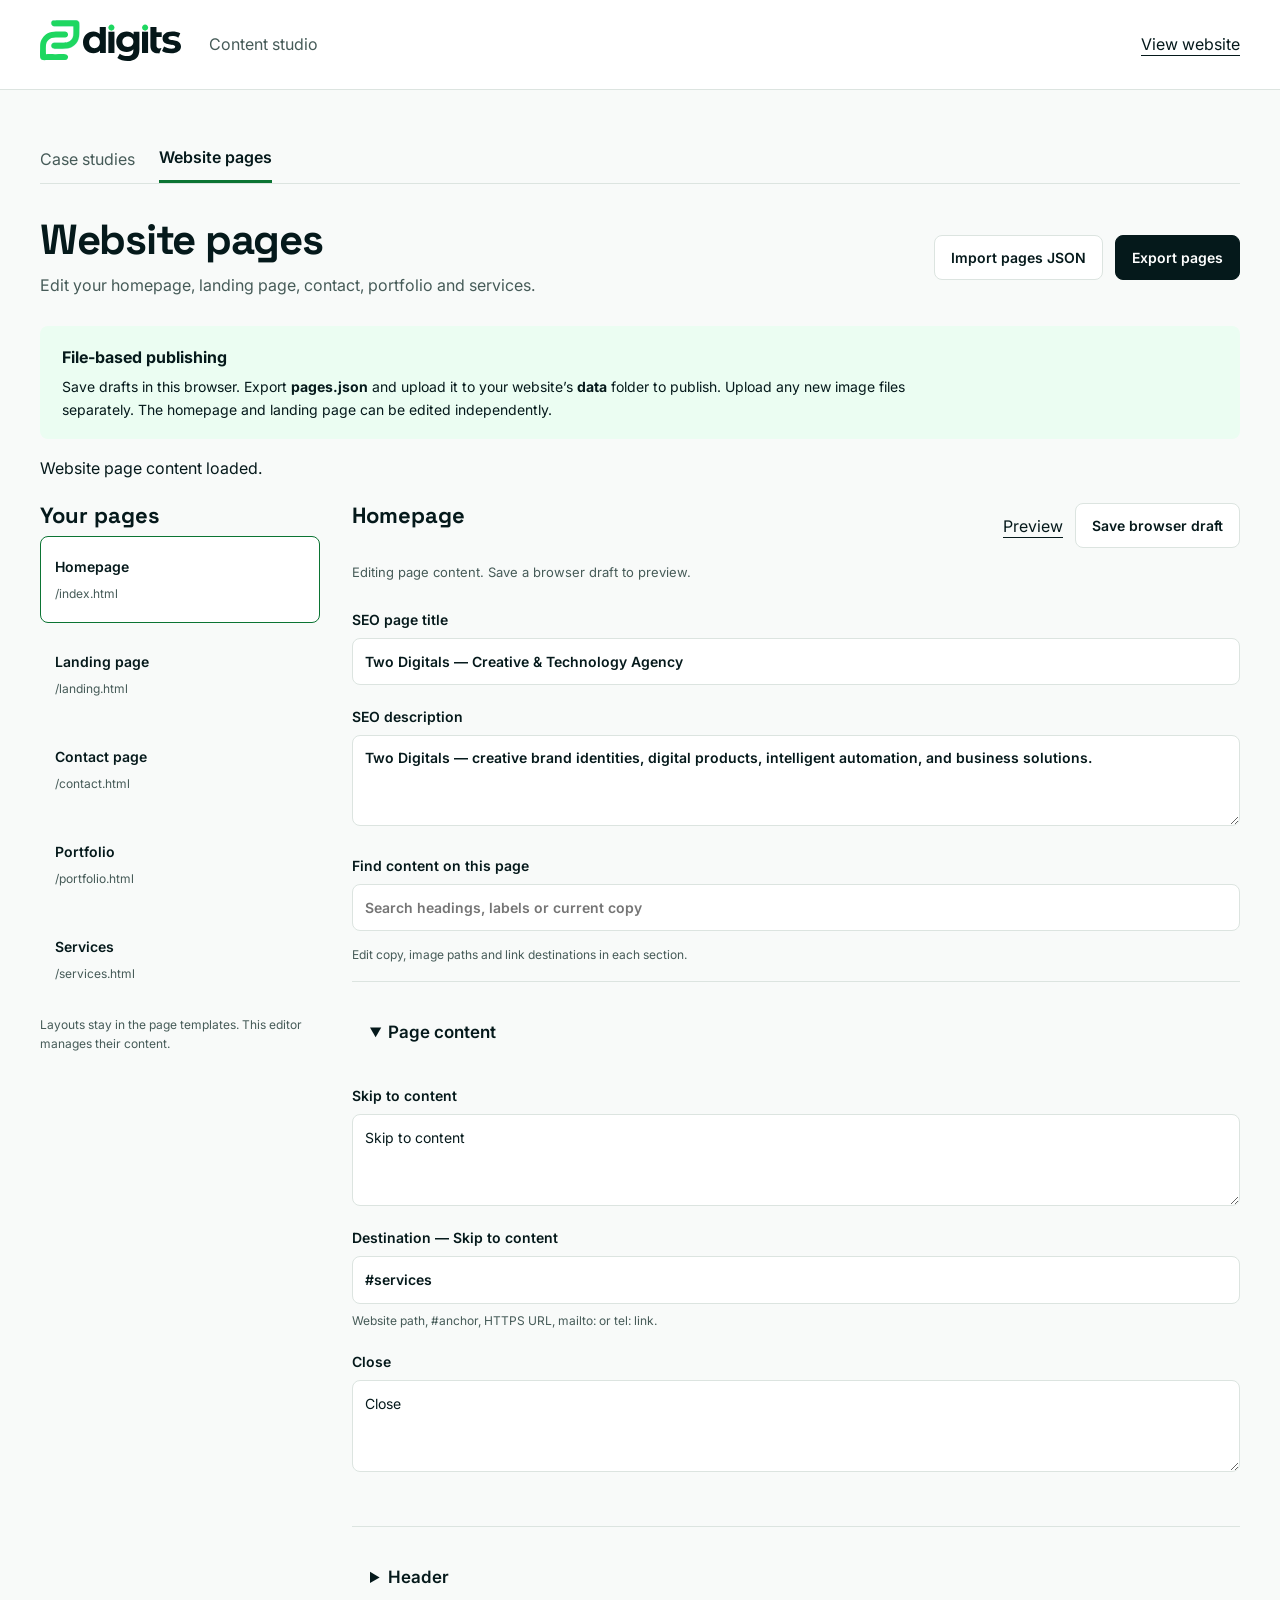
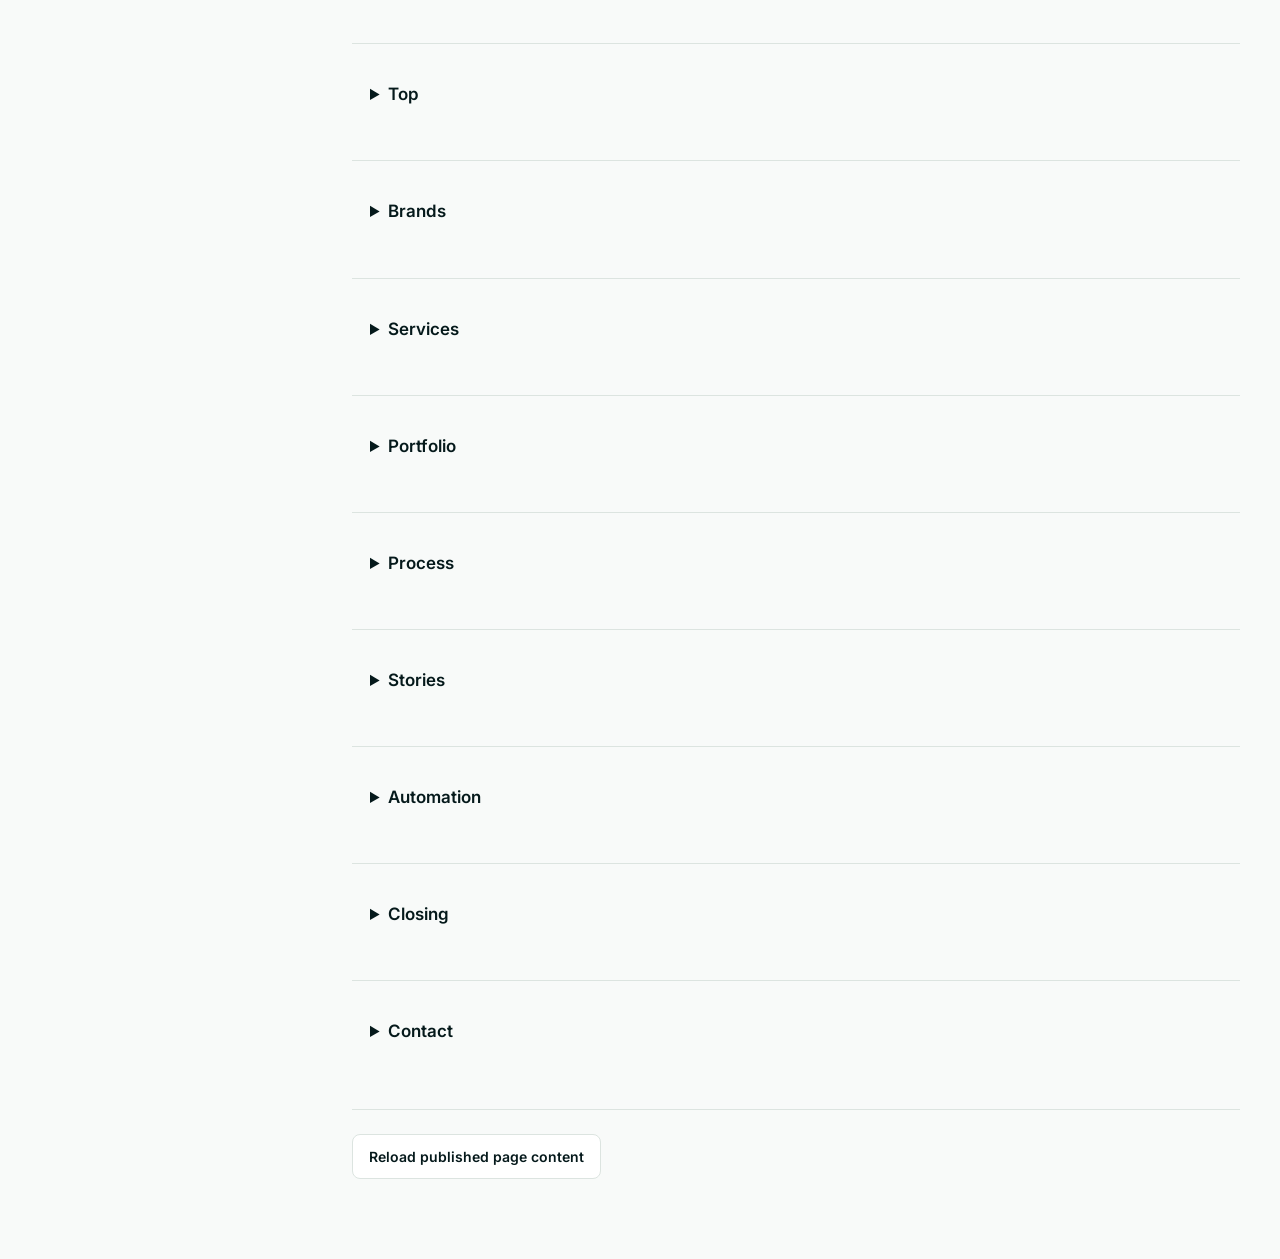
<file: admin/pages.html>
<!doctype html><html lang="en"><head><meta charset="utf-8"><meta name="viewport" content="width=device-width,initial-scale=1"><meta name="robots" content="noindex,nofollow"><title>Pages — Two Digitals CMS</title><link rel="stylesheet" href="../case-studies.css"><link rel="stylesheet" href="admin.css"><script src="../page-content-store.js" defer></script><script src="pages.js" defer></script></head><body>
<!-- THESIS: Edit the existing website without changing its design. OWN-WORLD: Two Digitals green, ink, white, Inter controls and Space Grotesk headings. STORY: Choose a page, edit grouped fields, save a browser draft, preview and export. FIRST VIEWPORT: Content navigation, publishing guidance, five-page sidebar and grouped form at right. FORM: Code-led extension of the established editor. -->
<a class="skip" href="#page-editor">Skip to editor</a><header class="admin-bar"><a href="../index.html"><img src="../assets/f1a41cef-80e0-47cd-9f32-ef1ed44f1dd8.svg" width="141" height="41" alt="Two Digitals"></a><span>Content studio</span><a href="../index.html">View website</a></header><main class="workspace"><nav class="cms-tabs" aria-label="Content types"><a href="index.html">Case studies</a><a href="pages.html" aria-current="page">Website pages</a></nav><div class="workspace-heading"><div><h1>Website pages</h1><p>Edit your homepage, landing page, contact, portfolio and services.</p></div><div class="actions"><label class="file-button">Import pages JSON<input id="page-import" type="file" accept=".json,application/json" disabled></label><button id="page-export" class="primary" disabled>Export pages</button></div></div>
<div class="publication-note"><strong>File-based publishing</strong><p>Save drafts in this browser. Export <b>pages.json</b> and upload it to your website’s <b>data</b> folder to publish. Upload any new image files separately. The homepage and landing page can be edited independently.</p></div><p id="page-message" role="status" aria-live="polite">Loading pages…</p><div class="editor-layout"><aside aria-label="Website pages"><h2>Your pages</h2><div id="page-list"></div><p class="help">Layouts stay in the page templates. This editor manages their content.</p></aside><section id="page-editor" aria-label="Page editor"><form id="page-form" hidden><div class="editor-heading"><h2 id="page-heading"></h2><div class="actions"><a id="page-preview" target="_blank" rel="noopener">Preview</a><button id="page-save" type="button">Save browser draft</button></div></div><p id="page-dirty" class="save-state"></p><div class="fields"><label class="wide">SEO page title<input id="seo-title" maxlength="180" required></label><label class="wide">SEO description<textarea id="seo-description" maxlength="500" rows="3"></textarea></label></div><div class="page-field-search"><label>Find content on this page<input id="field-search" type="search" placeholder="Search headings, labels or current copy"></label></div><p class="help" id="page-help"></p><div id="page-fields"></div><div class="danger-zone"><button id="page-reset" type="button">Reload published page content</button></div></form></section></div></main></body></html>
</file>
<file: styles.css>
@font-face{font-family:Inter;src:url('fonts/Inter-Variable.ttf') format('truetype');font-weight:100 900;font-display:swap}
@font-face{font-family:'Space Grotesk';src:url('fonts/SpaceGrotesk-Variable.ttf') format('truetype');font-weight:300 700;font-display:swap}
@font-face{font-family:Nunito;src:url('fonts/Nunito-Variable.ttf') format('truetype');font-weight:200 1000;font-display:swap}
:root{--unit:min(1px,.0694444444vw);--ink:#05191b;--hero-ink:#051b11;--green:#1ed760;--green-cta:#1dd55f;--green-deep:#0fa84a;--mint:#ebfdf2;--muted:#f8faf9;--white:#fff;--copy:rgba(5,25,27,.5);--copy-subtle:rgba(5,25,27,.4);--copy-strong:rgba(5,25,27,.6);--border:rgba(5,25,27,.07);--card-radius:calc(33.424 * var(--unit));--tile-radius:calc(22.282 * var(--unit));--pill:calc(9999 * var(--unit));--hairline:calc(1.114 * var(--unit));--grid-gap:calc(27.853 * var(--unit));--body-font:Inter,sans-serif;--display-font:'Space Grotesk',sans-serif;--hero-font:Nunito,sans-serif;--transition:180ms ease-out;--shadow-card:0 calc(2.785 * var(--unit)) calc(11.141 * var(--unit)) rgba(5,25,27,.04);--shadow-button:0 calc(5.571 * var(--unit)) calc(13.926 * var(--unit)) rgba(5,25,27,.2)}
*{box-sizing:border-box}html{scroll-behavior:smooth;scroll-padding-top:calc(24 * var(--unit))}body{margin:0;background:var(--white);color:var(--ink);font:400 calc(19.497 * var(--unit))/1.625 var(--body-font);-webkit-font-smoothing:antialiased}h1,h2,h3,p,figure,blockquote{margin:0}h1,h2,h3{font-family:var(--display-font)}a{color:inherit;text-decoration:none}button{font:inherit;color:inherit;cursor:pointer}img{display:block;max-width:100%}em{font-style:normal;color:var(--green)}ul{padding:0;margin:0;list-style:none}::selection{background:var(--green);color:var(--ink)}:focus-visible{outline:calc(3 * var(--unit)) solid var(--green-deep);outline-offset:calc(5 * var(--unit))}a:hover{text-decoration-color:var(--green)}.site{width:calc(1440 * var(--unit));max-width:100%;margin-inline:auto;overflow:clip}.icon{display:inline-block;flex-shrink:0;vertical-align:middle;max-width:none}.sr-only{position:absolute;width:calc(1 * var(--unit));height:calc(1 * var(--unit));padding:0;margin:calc(-1 * var(--unit));overflow:hidden;clip:rect(0,0,0,0);white-space:nowrap;border:0}.skip-link{position:fixed;left:calc(20 * var(--unit));top:calc(-100 * var(--unit));z-index:100;background:var(--ink);color:white;padding:calc(12 * var(--unit)) calc(20 * var(--unit));border-radius:calc(10 * var(--unit))}.skip-link:focus{top:calc(20 * var(--unit))}
.button{display:inline-flex;justify-content:center;align-items:center;gap:calc(13.926 * var(--unit));padding:calc(22.282 * var(--unit)) calc(38.994 * var(--unit));border-radius:var(--pill);font:600 calc(20.89 * var(--unit))/calc(31.335 * var(--unit)) var(--body-font);white-space:nowrap;transition:background var(--transition),box-shadow var(--transition),transform var(--transition)}.button:hover{transform:translateY(calc(-2 * var(--unit)))}.button:active{transform:translateY(0)}.button-dark{background:var(--ink);color:var(--white);box-shadow:var(--shadow-button)}.button-dark:hover{background:#0b3033}.button-green{background:var(--green-cta);color:var(--white);border:var(--hairline) solid var(--green)}.button-green:hover,.button-green-dark:hover{background:#26e66c}.button-green-dark{background:var(--green);color:var(--ink)}.button-outline{border:var(--hairline) solid rgba(255,255,255,.15);color:var(--white)}.button-outline:hover{background:rgba(255,255,255,.06)}.label{display:inline-flex;align-items:center;justify-content:center;gap:calc(11.141 * var(--unit));border-radius:var(--pill);padding:calc(9.47 * var(--unit)) calc(17.826 * var(--unit));white-space:nowrap;font:600 calc(15.319 * var(--unit))/calc(22.979 * var(--unit)) var(--body-font);text-transform:uppercase;letter-spacing:calc(1.5319 * var(--unit))}.label i{width:calc(8.356 * var(--unit));height:calc(8.356 * var(--unit));border-radius:50%;background:var(--green);opacity:.5}.label-dark{background:var(--ink);color:var(--green)}.label-muted{background:var(--muted);color:var(--copy-subtle);border:var(--hairline) solid rgba(5,25,27,.09)}.label-ai{color:var(--green-deep);background:rgba(30,215,96,.06);border:var(--hairline) solid rgba(30,215,96,.35);letter-spacing:calc(1.2255 * var(--unit))}.label-ready{color:var(--green);background:rgba(30,215,96,.08);border:var(--hairline) solid rgba(30,215,96,.25)}.gradient-text{background:linear-gradient(170deg,var(--green),var(--green-deep));background-clip:text;-webkit-background-clip:text;color:transparent}
.hero{height:calc(922 * var(--unit));position:relative;background:radial-gradient(ellipse calc(580 * var(--unit)) calc(590 * var(--unit)) at 31% 37%,rgba(30,215,96,.075),transparent 80%)}.header{height:calc(111.412 * var(--unit));padding:0 calc(71 * var(--unit));display:flex;align-items:center;justify-content:space-between;position:relative;z-index:3}.logo{width:calc(141.264 * var(--unit));height:calc(40.422 * var(--unit));max-width:none}.header nav{display:flex;gap:calc(44.565 * var(--unit));align-items:center;font-size:calc(18.104 * var(--unit));line-height:calc(27.157 * var(--unit));font-weight:500;color:var(--copy)}.header nav a{transition:color var(--transition)}.header nav a:hover{color:var(--ink)}.header>.button{padding:calc(13.926 * var(--unit)) calc(27.853 * var(--unit));font-size:calc(18.104 * var(--unit));line-height:calc(27.157 * var(--unit));gap:calc(11.141 * var(--unit));box-shadow:none}.menu-toggle{display:none}.hero-inner{position:relative;padding:calc(43.588 * var(--unit)) calc(71 * var(--unit)) 0}.hero-copy{width:calc(844 * var(--unit))}.label-hero{height:calc(49.717 * var(--unit));color:var(--green-deep);background:var(--hero-ink);border:var(--hairline) solid rgba(30,215,96,.4);padding:calc(12.255 * var(--unit)) calc(23.396 * var(--unit));gap:calc(13.926 * var(--unit));letter-spacing:calc(1.2255 * var(--unit))}.hero h1{font:500 calc(72 * var(--unit))/calc(75 * var(--unit)) var(--hero-font);letter-spacing:calc(-1.9808 * var(--unit));width:calc(844 * var(--unit));height:calc(242 * var(--unit));margin-top:calc(34.283 * var(--unit))}.hero-description{font:400 calc(20 * var(--unit))/calc(35 * var(--unit)) var(--body-font);font-variation-settings:'wdth' 100;color:var(--copy);width:calc(756 * var(--unit));height:calc(132 * var(--unit));padding-top:calc(9 * var(--unit))}.hero-actions{height:calc(124 * var(--unit));padding-top:calc(28 * var(--unit));display:flex;gap:calc(22 * var(--unit));align-items:flex-start;position:relative}.hero-actions .button{height:calc(78.128 * var(--unit))}.hero-actions .button-dark{background:var(--hero-ink)}.hero-actions .button-green{padding-left:calc(75 * var(--unit));padding-right:calc(40.108 * var(--unit))}.portfolio-play{position:absolute;left:calc(359 * var(--unit));top:calc(57 * var(--unit));pointer-events:none}.hero-stats{height:calc(145 * var(--unit));width:calc(1314 * var(--unit));border-top:var(--hairline) solid rgba(5,25,27,.08);display:grid;grid-template-columns:repeat(4,1fr);padding-top:calc(31.114 * var(--unit))}.hero-stats strong{display:block;font:700 calc(33.424 * var(--unit))/calc(44.565 * var(--unit)) var(--display-font)}.hero-stats span{display:block;font-size:calc(15.319 * var(--unit));line-height:calc(19.149 * var(--unit));color:var(--copy-subtle);padding-top:calc(5.571 * var(--unit))}
.hero-art{position:absolute;left:calc(881 * var(--unit));top:calc(46.588 * var(--unit));width:calc(495.851 * var(--unit));height:calc(495.851 * var(--unit));font-size:calc(9.847 * var(--unit));line-height:calc(14.77 * var(--unit))}.hero-art:before{content:'';position:absolute;inset:0;border-radius:50%;background:radial-gradient(ellipse,rgba(30,215,96,.18),transparent 70%);filter:blur(calc(32.823 * var(--unit)))}.mini-browser{position:absolute;left:calc(26.259 * var(--unit));top:calc(26.259 * var(--unit));width:calc(443.334 * var(--unit));height:calc(443.334 * var(--unit));background:var(--white);border:calc(.875 * var(--unit)) solid rgba(5,25,27,.1);border-radius:calc(26.259 * var(--unit));overflow:hidden;box-shadow:0 calc(26.259 * var(--unit)) calc(87.529 * var(--unit)) rgba(5,25,27,.12),0 calc(4.376 * var(--unit)) calc(17.506 * var(--unit)) rgba(5,25,27,.06)}.browser-chrome{background:var(--muted);border-bottom:calc(.875 * var(--unit)) solid var(--border);display:flex;align-items:center;gap:calc(17.506 * var(--unit));padding:calc(13.129 * var(--unit)) calc(17.506 * var(--unit)) calc(14.004 * var(--unit))}.traffic{display:flex;gap:calc(6.565 * var(--unit))}.traffic i{width:calc(10.941 * var(--unit));height:calc(10.941 * var(--unit));border-radius:50%;background:#ffa2a2}.traffic i:nth-child(2){background:#ffdf20}.traffic i:nth-child(3){background:#7bf1a8}.browser-chrome>span{height:calc(21.882 * var(--unit));flex:1;border-radius:var(--pill);background:rgba(5,25,27,.05);padding-left:calc(13.129 * var(--unit));display:flex;align-items:center;font-family:Consolas,monospace;color:rgba(5,25,27,.3)}.browser-content{padding:calc(17.506 * var(--unit))}.mini-banner{background:var(--ink);padding:calc(17.506 * var(--unit));border-radius:calc(17.506 * var(--unit));display:flex;flex-direction:column;gap:calc(10.941 * var(--unit))}.mini-banner>i{display:block;background:rgba(255,255,255,.25);height:calc(10.941 * var(--unit));width:calc(247.693 * var(--unit));border-radius:var(--pill)}.mini-banner>i:nth-child(2){width:calc(185.78 * var(--unit));height:calc(6.565 * var(--unit));background:rgba(255,255,255,.12)}.mini-banner>div{display:flex;gap:calc(8.753 * var(--unit));padding-top:calc(4.376 * var(--unit))}.mini-banner b{width:calc(61.27 * var(--unit));height:calc(21.882 * var(--unit));background:var(--green);border-radius:var(--pill)}.mini-banner b+b{background:transparent;border:calc(.875 * var(--unit)) solid rgba(255,255,255,.2)}.mini-grid{display:grid;grid-template-columns:repeat(3,1fr);gap:calc(8.753 * var(--unit));margin-top:calc(13.129 * var(--unit))}.mini-tile{height:calc(76.15 * var(--unit));padding:calc(11.816 * var(--unit));border-radius:calc(21.882 * var(--unit));border:calc(.875 * var(--unit)) solid var(--border);background:var(--muted);display:flex;flex-direction:column;gap:calc(8.753 * var(--unit))}.mini-tile:nth-child(2n){background:var(--white)}.mini-icon{background:rgba(5,25,27,.05);width:calc(21.882 * var(--unit));height:calc(21.882 * var(--unit));display:grid;place-items:center;border-radius:calc(17.506 * var(--unit))}.mini-icon.green{background:var(--green)}.mini-tile>i{width:100%;height:calc(6.565 * var(--unit));border-radius:var(--pill);background:rgba(5,25,27,.08)}.mini-tile>i+i{width:75%;background:rgba(5,25,27,.04);margin-top:calc(-4 * var(--unit))}.mini-stats{display:grid;grid-template-columns:repeat(3,1fr);gap:calc(8.753 * var(--unit));margin-top:calc(13.129 * var(--unit))}.mini-stats>div{border:calc(.875 * var(--unit)) solid rgba(5,25,27,.06);border-radius:calc(21.882 * var(--unit));background:var(--muted);padding:calc(9.628 * var(--unit));text-align:center}.mini-stats strong{display:block;font:700 calc(13.129 * var(--unit))/calc(17.506 * var(--unit)) var(--display-font)}.mini-stats span{display:block;color:var(--copy-subtle);font-size:calc(7.659 * var(--unit));line-height:calc(11.488 * var(--unit));padding-top:calc(2.188 * var(--unit))}.agent-status{position:absolute;left:calc(392.779 * var(--unit));top:calc(-9.968 * var(--unit));width:calc(115.976 * var(--unit));padding:calc(10.941 * var(--unit)) calc(15.318 * var(--unit));border-radius:calc(17.506 * var(--unit));background:var(--ink);color:var(--white);box-shadow:0 calc(17.506 * var(--unit)) calc(26.259 * var(--unit)) rgba(5,25,27,.25),0 calc(2.188 * var(--unit)) calc(4.376 * var(--unit)) rgba(5,25,27,.15)}.agent-status>span{display:flex;gap:calc(6.565 * var(--unit));align-items:center;color:rgba(255,255,255,.5);font-size:calc(9.847 * var(--unit));white-space:nowrap}.agent-status i{width:calc(6.565 * var(--unit));height:calc(6.565 * var(--unit));background:var(--green);opacity:.5;border-radius:50%}.agent-status strong{display:block;font:700 calc(17.506 * var(--unit))/calc(26.259 * var(--unit)) var(--display-font);padding-top:calc(4.376 * var(--unit))}.agent-status small{font-size:calc(9.847 * var(--unit));color:rgba(255,255,255,.35);display:block;white-space:nowrap;padding-top:calc(2.188 * var(--unit))}.delivered{position:absolute;left:calc(-17.342 * var(--unit));top:calc(436.714 * var(--unit));background:var(--white);padding:calc(11.816 * var(--unit)) calc(16.193 * var(--unit));border:calc(.875 * var(--unit)) solid rgba(5,25,27,.1);border-radius:calc(17.506 * var(--unit));box-shadow:0 calc(17.506 * var(--unit)) calc(26.259 * var(--unit)) rgba(5,25,27,.12),0 calc(2.188 * var(--unit)) calc(4.376 * var(--unit)) rgba(5,25,27,.06)}.delivered>small{font-size:calc(9.847 * var(--unit));color:rgba(5,25,27,.35)}.delivered>div{display:flex;gap:calc(10.941 * var(--unit));align-items:center;padding-top:calc(8.753 * var(--unit))}.delivered b{display:grid;place-items:center;width:calc(35.012 * var(--unit));height:calc(35.012 * var(--unit));border-radius:50%;color:var(--white);background:var(--ink);font-size:calc(12.035 * var(--unit))}.delivered strong{display:block;font-size:calc(12.035 * var(--unit));line-height:calc(18.053 * var(--unit));font-weight:600}.delivered span{display:flex;align-items:center;gap:calc(4.376 * var(--unit));font-size:calc(9.847 * var(--unit));color:var(--green);padding-top:calc(2.188 * var(--unit));white-space:nowrap}.revenue{position:absolute;left:calc(-34.888 * var(--unit));top:calc(229.903 * var(--unit));padding:calc(8.753 * var(--unit)) calc(13.129 * var(--unit));display:flex;gap:calc(6.565 * var(--unit));align-items:center;background:var(--green);border-radius:calc(13.129 * var(--unit));box-shadow:0 calc(8.753 * var(--unit)) calc(17.506 * var(--unit)) rgba(30,215,96,.35);font-size:calc(10.941 * var(--unit));line-height:calc(16.412 * var(--unit));white-space:nowrap}
.brands{height:calc(141.493 * var(--unit));background:linear-gradient(100deg,var(--ink),var(--green));display:flex;align-items:center;justify-content:space-between;padding:0 calc(81.382 * var(--unit));color:rgba(255,255,255,.75);gap:calc(25 * var(--unit))}.brands strong{font-size:calc(15.319 * var(--unit));line-height:calc(22.979 * var(--unit));text-transform:uppercase;letter-spacing:calc(1.2255 * var(--unit));font-weight:600;white-space:nowrap}.brands span{font:700 calc(19.497 * var(--unit))/calc(28 * var(--unit)) var(--display-font);white-space:nowrap}
.services{height:calc(1421.507 * var(--unit));padding:calc(17 * var(--unit)) calc(52 * var(--unit)) 0;overflow:hidden}.services-intro{text-align:center}.services-intro>.label{margin-top:calc(26 * var(--unit))}.services h2{font:700 calc(48 * var(--unit))/calc(97.485 * var(--unit)) var(--display-font);letter-spacing:calc(-1.9497 * var(--unit))}.services-intro>p{font-size:calc(25.068 * var(--unit));line-height:calc(40.735 * var(--unit));max-width:calc(802.166 * var(--unit));margin:calc(3 * var(--unit)) auto 0;min-height:calc(102 * var(--unit))}.service-grid{display:grid;grid-template-columns:repeat(3,minmax(0,1fr));gap:var(--grid-gap);margin-top:calc(39 * var(--unit))}.service-card{background:var(--mint);border:var(--hairline) solid rgba(5,25,27,.08);border-radius:var(--card-radius);box-shadow:var(--shadow-card);padding:calc(45.679 * var(--unit));min-height:calc(534.482 * var(--unit))}.service-card:nth-child(n+4){min-height:calc(566.165 * var(--unit))}.service-icon{width:calc(66.847 * var(--unit));height:calc(66.847 * var(--unit));display:grid;place-items:center;background:rgba(30,215,96,.1);border-radius:var(--tile-radius)}.service-card h3{font:500 calc(28 * var(--unit))/calc(38.994 * var(--unit)) var(--display-font);margin-top:calc(33.424 * var(--unit));white-space:nowrap}.service-card>p{font-size:calc(18 * var(--unit));line-height:calc(31.683 * var(--unit));color:var(--copy);margin-top:calc(16.712 * var(--unit))}.service-card:nth-child(n+4)>p{font-size:calc(19.497 * var(--unit))}.chips{display:flex;flex-wrap:wrap;gap:calc(8.356 * var(--unit));margin-top:calc(33.424 * var(--unit));max-width:calc(342 * var(--unit))}.chips li{border-radius:var(--pill);background:rgba(5,25,27,.05);border:var(--hairline) solid rgba(5,25,27,.07);font-size:calc(13.926 * var(--unit));line-height:calc(20.89 * var(--unit));color:var(--copy-subtle);font-weight:500;padding:calc(5.57 * var(--unit)) calc(14 * var(--unit))}.learn-more{display:inline-flex;align-items:center;gap:calc(5.571 * var(--unit));color:rgba(5,25,27,.3);font-size:calc(16.712 * var(--unit));line-height:calc(22.282 * var(--unit));font-weight:600;margin-top:calc(27.853 * var(--unit))}.learn-more:hover{color:var(--ink)}
.work{height:calc(681 * var(--unit));padding:calc(36 * var(--unit)) calc(54.565 * var(--unit)) 0;background:var(--muted);position:relative}.work-heading{display:flex;justify-content:space-between;align-items:center}.work h2{font:700 calc(66.847 * var(--unit))/calc(83.559 * var(--unit)) var(--display-font);letter-spacing:calc(-1.6712 * var(--unit));margin-top:calc(35 * var(--unit));white-space:nowrap}.work-link{font-size:calc(19.497 * var(--unit));line-height:calc(27.853 * var(--unit));font-weight:600;display:flex;gap:calc(13.926 * var(--unit));align-items:center;margin-top:calc(56 * var(--unit));white-space:nowrap}.project-grid{display:grid;grid-template-columns:repeat(3,minmax(0,1fr));gap:calc(19 * var(--unit));margin-top:calc(103 * var(--unit))}.project{display:block;border:0;padding:0;aspect-ratio:431.896/323.93;overflow:hidden;position:relative;border-radius:var(--card-radius);background:var(--muted)}.project>img{position:absolute;max-width:none;object-fit:cover;transition:filter var(--transition)}.project-1>img{width:109.52%;height:100%;left:0;top:0}.project-2>img{width:118.09%;height:104.96%;left:-2.55%;top:-2.47%}.project-3>img{width:136.84%;height:121.64%;left:0;top:-2.47%}.project-shade{position:absolute;inset:0;background:linear-gradient(to top,rgba(5,25,27,.85),rgba(5,25,27,.2) 55%,transparent)}.project:hover>img{filter:brightness(1.12)}
.process{height:calc(608 * var(--unit));background:var(--muted);padding:calc(60 * var(--unit)) calc(44.565 * var(--unit))}.process>h2{font:700 calc(50.135 * var(--unit))/calc(55.706 * var(--unit)) var(--display-font);letter-spacing:calc(-1.0027 * var(--unit));text-align:center}.process-intro{font-size:calc(19.497 * var(--unit));line-height:calc(31.683 * var(--unit));color:rgba(5,25,27,.45);max-width:calc(623.907 * var(--unit));text-align:center;margin:calc(22.282 * var(--unit)) auto 0}.process-grid{display:grid;grid-template-columns:repeat(4,minmax(0,1fr));gap:var(--grid-gap);margin-top:calc(52 * var(--unit))}.process-grid article{background:var(--white);border:var(--hairline) solid var(--border);border-radius:var(--card-radius);box-shadow:0 calc(2.785 * var(--unit)) calc(5.571 * var(--unit)) rgba(5,25,27,.04);height:calc(307.91 * var(--unit));padding:calc(40.108 * var(--unit))}.step{font:700 calc(15.319 * var(--unit))/calc(22.979 * var(--unit)) var(--display-font);letter-spacing:calc(1.5319 * var(--unit));color:var(--green)}.process-grid h3{font:500 calc(25.068 * var(--unit))/calc(38.994 * var(--unit)) var(--display-font);margin-top:calc(22.282 * var(--unit))}.process-grid p{font-size:calc(19.497 * var(--unit));line-height:calc(31.683 * var(--unit));color:rgba(5,25,27,.45);margin-top:calc(16.712 * var(--unit))}
.stories{height:calc(691.207 * var(--unit));padding:calc(45 * var(--unit)) calc(44.565 * var(--unit));text-align:center}.stories>h2{font:700 calc(66.847 * var(--unit))/calc(66.847 * var(--unit)) var(--display-font);letter-spacing:calc(-1.6712 * var(--unit));margin-top:calc(33.424 * var(--unit));white-space:nowrap}.story-grid{display:grid;grid-template-columns:repeat(3,minmax(0,1fr));gap:calc(33.424 * var(--unit));margin-top:calc(89.13 * var(--unit));text-align:left}.testimonial{background:var(--muted);border:var(--hairline) solid var(--border);border-radius:var(--card-radius);padding:calc(45.679 * var(--unit));height:calc(369.89 * var(--unit));box-shadow:0 calc(2.785 * var(--unit)) calc(5.571 * var(--unit)) rgba(5,25,27,.04)}.stars{display:flex;gap:calc(5.571 * var(--unit));align-items:center}.testimonial blockquote{font-size:calc(19.497 * var(--unit));line-height:calc(31.683 * var(--unit));color:var(--copy-strong);margin-top:calc(33.424 * var(--unit));min-height:calc(126.732 * var(--unit))}.testimonial figcaption{display:flex;align-items:center;gap:calc(16.712 * var(--unit));margin-top:calc(44.565 * var(--unit))}.avatar{display:grid;place-items:center;width:calc(55.706 * var(--unit));height:calc(55.706 * var(--unit));flex-shrink:0;background:var(--ink);color:var(--white);border-radius:50%;font-size:calc(15.319 * var(--unit));line-height:calc(22.979 * var(--unit))}.testimonial figcaption strong{font-size:calc(19.497 * var(--unit));line-height:calc(27.853 * var(--unit));font-weight:600;white-space:nowrap}.testimonial figcaption span{display:block;font-size:calc(16.712 * var(--unit));line-height:calc(22.282 * var(--unit));color:var(--copy-subtle);white-space:nowrap}
.automation{position:relative;margin-top:calc(172.793 * var(--unit));height:calc(1371 * var(--unit));padding:calc(52 * var(--unit)) calc(72 * var(--unit)) 0;display:grid;grid-template-columns:calc(620.008 * var(--unit)) calc(620.008 * var(--unit));column-gap:calc(71 * var(--unit))}.ai-copy{position:relative;z-index:1}.ai-copy>h2{font:700 calc(66.847 * var(--unit))/calc(83.559 * var(--unit)) var(--display-font);letter-spacing:calc(-1.6712 * var(--unit));margin-top:calc(33.402 * var(--unit))}.ai-copy>p{font-size:calc(25.068 * var(--unit));line-height:calc(40.735 * var(--unit));color:var(--copy);margin-top:calc(44.565 * var(--unit));max-width:calc(621.122 * var(--unit))}.ai-features{display:flex;flex-direction:column;gap:calc(19.497 * var(--unit));margin-top:calc(55.706 * var(--unit));font-size:calc(19.497 * var(--unit));line-height:calc(27.853 * var(--unit));color:var(--copy-strong)}.ai-features li{display:flex;align-items:center;gap:calc(16.712 * var(--unit));white-space:nowrap}.ai-features i{width:calc(27.853 * var(--unit));height:calc(27.853 * var(--unit));background:rgba(30,215,96,.15);border:var(--hairline) solid rgba(30,215,96,.25);display:grid;place-items:center;flex-shrink:0;border-radius:50%}.ai-features i:after{content:'';width:calc(11.141 * var(--unit));height:calc(11.141 * var(--unit));background:var(--green);border-radius:50%}.ai-copy>.button{margin-top:calc(55.706 * var(--unit))}.ai-dashboard{position:relative;align-self:start;margin-top:calc(74.333 * var(--unit));background:var(--ink);color:var(--white);border-radius:var(--card-radius);height:calc(818 * var(--unit));padding:calc(33.424 * var(--unit));box-shadow:0 calc(27.853 * var(--unit)) calc(83.559 * var(--unit)) rgba(5,25,27,.25);font-size:calc(16.712 * var(--unit));line-height:calc(22.282 * var(--unit))}.ai-dashboard:after{content:'';position:absolute;bottom:calc(-25 * var(--unit));left:calc(107 * var(--unit));width:calc(413.617 * var(--unit));height:calc(55.706 * var(--unit));background:rgba(30,215,96,.2);filter:blur(calc(27.853 * var(--unit)));z-index:-1}.ai-dashboard h3{font:700 calc(13.926 * var(--unit))/calc(20.89 * var(--unit)) var(--body-font);letter-spacing:calc(1.3926 * var(--unit));color:rgba(255,255,255,.25);text-transform:uppercase}.performance-row{margin-top:calc(27.853 * var(--unit))}.performance-row:first-of-type{margin-top:calc(11.141 * var(--unit))}.performance-row>div:first-child{display:flex;align-items:center;justify-content:space-between;color:rgba(255,255,255,.55)}.performance-row strong{color:var(--green);font:700 calc(16.712 * var(--unit))/calc(22.282 * var(--unit)) var(--display-font)}.track{height:calc(8.356 * var(--unit));border-radius:var(--pill);overflow:hidden;background:rgba(255,255,255,.06);margin-top:calc(11.141 * var(--unit))}.track i{display:block;width:var(--progress);height:100%;border-radius:inherit;background:linear-gradient(to right,rgba(30,215,96,.7),var(--green))}.recent{border-top:var(--hairline) solid rgba(255,255,255,.05);margin-top:calc(27.853 * var(--unit));padding-top:calc(27.853 * var(--unit))}.recent ul{margin-top:calc(16.712 * var(--unit));display:flex;flex-direction:column;gap:calc(16.712 * var(--unit))}.recent li{display:flex;align-items:center;gap:calc(13.926 * var(--unit));color:rgba(255,255,255,.5)}.recent li>i{width:calc(8.356 * var(--unit));height:calc(8.356 * var(--unit));background:var(--green);border-radius:50%;flex-shrink:0}.recent li:nth-child(2n)>i{background:rgba(255,255,255,.35)}.recent time{font-size:calc(13.926 * var(--unit));line-height:calc(20.89 * var(--unit));color:rgba(255,255,255,.2);margin-left:auto;white-space:nowrap}.dashboard-metrics{display:grid;grid-template-columns:repeat(2,minmax(0,1fr));gap:calc(16.712 * var(--unit));margin-top:calc(38.994 * var(--unit))}.dashboard-metrics>div{border:var(--hairline) solid rgba(255,255,255,.08);border-radius:var(--tile-radius);background:rgba(255,255,255,.04);padding:calc(22.282 * var(--unit))}.dashboard-metrics span{display:block;color:rgba(255,255,255,.3);font-size:calc(13.926 * var(--unit));line-height:calc(20.89 * var(--unit))}.dashboard-metrics strong{display:block;font:700 calc(27.853 * var(--unit))/calc(38.994 * var(--unit)) var(--display-font);padding-top:calc(8.356 * var(--unit))}.dashboard-metrics small{font-size:calc(13.926 * var(--unit));color:var(--green);display:block;padding-top:calc(8.356 * var(--unit))}
.closing{height:calc(769 * var(--unit));position:relative;background:var(--ink);color:var(--white);overflow:hidden;text-align:center}.rings{position:absolute;width:calc(974.855 * var(--unit));height:calc(974.855 * var(--unit));left:50%;top:calc(.557 * var(--unit));transform:translateX(-50%)}.rings i{position:absolute;left:50%;top:50%;transform:translate(-50%,-50%);width:100%;height:100%;border:var(--hairline) solid rgba(30,215,96,.06);border-radius:50%}.rings i:nth-child(2){width:calc(696.325 * var(--unit));height:calc(696.325 * var(--unit))}.rings i:nth-child(3){width:calc(459.574 * var(--unit));height:calc(459.574 * var(--unit))}.closing-content{position:relative;padding-top:calc(122 * var(--unit))}.closing h2{font:700 calc(86.433 * var(--unit))/calc(88.162 * var(--unit)) var(--display-font);letter-spacing:calc(-2.1608 * var(--unit));margin-top:calc(50.135 * var(--unit))}.closing p{font-size:calc(25.068 * var(--unit));line-height:calc(40.735 * var(--unit));color:rgba(255,255,255,.45);max-width:calc(935.861 * var(--unit));margin:calc(50.135 * var(--unit)) auto 0}.closing-actions{display:flex;justify-content:center;gap:calc(22.282 * var(--unit));margin-top:calc(77.989 * var(--unit))}.closing-actions .button{font-size:calc(22.282 * var(--unit));line-height:calc(33.424 * var(--unit));padding:calc(27.853 * var(--unit)) calc(44.565 * var(--unit))}
.footer{height:calc(527 * var(--unit));background:var(--ink);color:var(--white);padding:calc(77.114 * var(--unit)) calc(44.565 * var(--unit)) 0}.footer-grid{display:grid;grid-template-columns:calc(500.449 * var(--unit)) repeat(3,1fr);gap:calc(66.847 * var(--unit))}.footer-logo{width:calc(160.135 * var(--unit));height:calc(45.822 * var(--unit));max-width:none}.footer-brand>p{max-width:calc(445.648 * var(--unit));font-size:calc(19.497 * var(--unit));line-height:calc(31.683 * var(--unit));margin-top:calc(33.424 * var(--unit))}.footer address{font-style:normal;display:flex;flex-direction:column;gap:calc(16.712 * var(--unit));margin-top:calc(27.853 * var(--unit));font-size:calc(19.497 * var(--unit));line-height:calc(27.853 * var(--unit))}.footer address>a,.footer address>span{display:flex;align-items:center;gap:calc(16.712 * var(--unit))}.footer-heading{font:500 calc(19.497 * var(--unit))/calc(27.853 * var(--unit)) var(--display-font);color:var(--ink);margin-bottom:calc(22.282 * var(--unit))}.footer-grid>div:not(:first-child)>a{display:block;font-size:calc(19.497 * var(--unit));line-height:calc(27.853 * var(--unit));margin-bottom:calc(16.712 * var(--unit))}.footer a:hover{color:var(--green)}
dialog{border:0;border-radius:calc(22 * var(--unit));padding:calc(30 * var(--unit));background:var(--ink);color:var(--white);max-width:min(calc(1100 * var(--unit)),92vw);max-height:90vh;overflow:auto}dialog::backdrop{background:rgba(5,25,27,.82);backdrop-filter:blur(calc(6 * var(--unit)))}dialog>img{width:auto;max-width:100%;max-height:70vh;margin:auto;object-fit:contain}dialog>p{margin-top:calc(18 * var(--unit));font-size:calc(16 * var(--unit))}.dialog-close{display:block;margin:0 0 calc(20 * var(--unit)) auto;background:var(--white);color:var(--ink);border:0;border-radius:var(--pill);padding:calc(8 * var(--unit)) calc(20 * var(--unit))}.dialog-open{overflow:hidden}.toast{position:fixed;bottom:calc(24 * var(--unit));left:50%;transform:translateX(-50%);background:var(--ink);color:var(--white);padding:calc(16 * var(--unit)) calc(24 * var(--unit));border-radius:calc(16 * var(--unit));z-index:20;max-width:90vw;font-size:calc(16 * var(--unit))}.toast[hidden]{display:none}
.system-page{max-width:calc(1240 * var(--unit));margin:0 auto;padding:calc(60 * var(--unit)) calc(40 * var(--unit));--unit:1px}.system-page>a{text-decoration:underline}.system-overline{margin-top:calc(60 * var(--unit));color:var(--green-deep);text-transform:uppercase;letter-spacing:calc(2 * var(--unit));font-size:calc(14 * var(--unit))}.system-page h1{font:700 calc(64 * var(--unit))/1.1 var(--display-font);margin-top:calc(20 * var(--unit))}.system-page>p{max-width:calc(850 * var(--unit));margin-top:calc(24 * var(--unit))}.system-page section{margin-top:calc(72 * var(--unit))}.system-page h2{font-size:calc(28 * var(--unit));margin-bottom:calc(28 * var(--unit))}.swatches{display:grid;grid-template-columns:repeat(6,1fr);gap:calc(16 * var(--unit))}.swatch{border:calc(1 * var(--unit)) solid var(--border);border-radius:calc(16 * var(--unit));overflow:hidden}.swatch i{display:block;height:calc(120 * var(--unit))}.swatch strong,.swatch code{display:block;margin:calc(12 * var(--unit)) calc(16 * var(--unit));font-size:calc(14 * var(--unit))}.type-sample{margin-bottom:calc(20 * var(--unit));font-size:calc(24 * var(--unit))}.hero-type{font:500 calc(48 * var(--unit))/1.2 var(--hero-font)}.display-type{font:700 calc(42 * var(--unit))/1.2 var(--display-font)}.system-actions{display:flex;gap:calc(24 * var(--unit));align-items:center;flex-wrap:wrap}.system-card{max-width:calc(432 * var(--unit))}
@media(min-width:1441px){body{background:var(--white)}}
@media(max-width:1023px){:root{--unit:1px;--card-radius:calc(24 * var(--unit));--tile-radius:calc(18 * var(--unit));--grid-gap:calc(20 * var(--unit))}body{font-size:calc(16 * var(--unit))}.site{width:100%;overflow:clip}.header{height:calc(88 * var(--unit));padding:0 calc(28 * var(--unit));gap:calc(20 * var(--unit))}.logo{width:calc(125 * var(--unit));height:auto}.header>.button{font-size:calc(13 * var(--unit));line-height:calc(20 * var(--unit));padding:calc(12 * var(--unit)) calc(18 * var(--unit));gap:calc(8 * var(--unit));margin-left:auto}.header>.button img{width:calc(15 * var(--unit));height:calc(15 * var(--unit))}.menu-toggle{display:flex;flex-direction:column;gap:calc(6 * var(--unit));align-items:center;justify-content:center;width:calc(44 * var(--unit));height:calc(44 * var(--unit));background:transparent;border:calc(1 * var(--unit)) solid var(--border);border-radius:50%;order:3}.menu-toggle>span:not(.sr-only){width:calc(17 * var(--unit));height:calc(1.5 * var(--unit));background:var(--ink)}.header nav{display:none;position:absolute;top:calc(76 * var(--unit));left:calc(24 * var(--unit));right:calc(24 * var(--unit));flex-direction:column;align-items:stretch;gap:0;padding:calc(16 * var(--unit));background:var(--white);border:calc(1 * var(--unit)) solid var(--border);border-radius:calc(20 * var(--unit));box-shadow:0 calc(20 * var(--unit)) calc(45 * var(--unit)) rgba(5,25,27,.12);font-size:calc(16 * var(--unit))}.header nav.open{display:flex}.header nav a{padding:calc(12 * var(--unit))}.hero{height:auto;padding-bottom:calc(56 * var(--unit));background:radial-gradient(ellipse at 40% 25%,rgba(30,215,96,.07),transparent 70%)}.hero-inner{padding:calc(40 * var(--unit)) calc(28 * var(--unit)) 0;display:flex;flex-direction:column}.hero-copy{width:100%}.label-hero{font-size:calc(10 * var(--unit));letter-spacing:calc(1 * var(--unit));line-height:calc(16 * var(--unit));padding:calc(10 * var(--unit)) calc(14 * var(--unit));height:auto;gap:calc(9 * var(--unit))}.hero h1{font-size:calc(58 * var(--unit));line-height:1.08;letter-spacing:calc(-1.6 * var(--unit));width:100%;max-width:calc(730 * var(--unit));height:auto;margin-top:calc(28 * var(--unit))}.hero-description{width:100%;max-width:calc(700 * var(--unit));height:auto;padding:0;font-size:calc(17 * var(--unit));line-height:1.8;margin-top:calc(24 * var(--unit))}.hero-actions{padding:0;height:auto;margin-top:calc(30 * var(--unit));gap:calc(14 * var(--unit))}.hero-actions .button{height:calc(58 * var(--unit));padding:calc(15 * var(--unit)) calc(24 * var(--unit));font-size:calc(15 * var(--unit));line-height:calc(24 * var(--unit));gap:calc(10 * var(--unit))}.hero-actions .button>img{width:calc(18 * var(--unit));height:calc(18 * var(--unit))}.hero-actions .button-green{padding-left:calc(48 * var(--unit))}.portfolio-play{left:calc(260 * var(--unit));top:calc(20 * var(--unit));width:calc(16 * var(--unit));height:calc(16 * var(--unit))}.hero-art{position:relative;left:auto;top:auto;margin:calc(60 * var(--unit)) auto 0;flex-shrink:0}.hero-stats{margin-top:calc(45 * var(--unit));max-width:100%;width:100%;height:auto;gap:calc(24 * var(--unit));padding-top:calc(25 * var(--unit))}.hero-stats strong{font-size:calc(28 * var(--unit));line-height:calc(36 * var(--unit))}.hero-stats span{font-size:calc(11 * var(--unit));line-height:calc(17 * var(--unit));white-space:normal}.brands{height:auto;min-height:calc(140 * var(--unit));padding:calc(24 * var(--unit)) calc(28 * var(--unit));flex-wrap:wrap;justify-content:center;gap:calc(20 * var(--unit)) calc(28 * var(--unit))}.brands strong{width:100%;text-align:center;font-size:calc(11 * var(--unit))}.brands span{font-size:calc(15 * var(--unit));line-height:calc(20 * var(--unit))}.services{height:auto;padding:calc(55 * var(--unit)) calc(28 * var(--unit)) calc(60 * var(--unit));overflow:visible}.services-intro>.label{margin:0}.label{font-size:calc(11 * var(--unit));line-height:calc(18 * var(--unit));padding:calc(7 * var(--unit)) calc(13 * var(--unit));letter-spacing:calc(1 * var(--unit))}.services h2{font-size:calc(36 * var(--unit));line-height:1.2;letter-spacing:calc(-1 * var(--unit));margin-top:calc(25 * var(--unit))}.services-intro>p{min-height:0;font-size:calc(17 * var(--unit));line-height:calc(28 * var(--unit));max-width:calc(600 * var(--unit));margin-top:calc(18 * var(--unit))}.service-grid{grid-template-columns:repeat(2,minmax(0,1fr));margin-top:calc(40 * var(--unit))}.service-card,.service-card:nth-child(n+4){padding:calc(30 * var(--unit));min-height:0}.service-icon{width:calc(52 * var(--unit));height:calc(52 * var(--unit))}.service-icon img{width:calc(24 * var(--unit));height:calc(24 * var(--unit))}.service-card h3{font-size:calc(23 * var(--unit));line-height:1.25;white-space:normal;margin-top:calc(24 * var(--unit))}.service-card>p,.service-card:nth-child(n+4)>p{font-size:calc(15 * var(--unit));line-height:calc(26 * var(--unit));margin-top:calc(16 * var(--unit))}.chips{gap:calc(6 * var(--unit));margin-top:calc(24 * var(--unit))}.chips li{font-size:calc(10 * var(--unit));line-height:calc(16 * var(--unit));padding:calc(4 * var(--unit)) calc(9 * var(--unit))}.learn-more{font-size:calc(13 * var(--unit));line-height:calc(22 * var(--unit));margin-top:calc(24 * var(--unit))}.work{height:auto;padding:calc(48 * var(--unit)) calc(28 * var(--unit)) calc(58 * var(--unit))}.work-heading{align-items:flex-end;gap:calc(20 * var(--unit))}.work h2{font-size:calc(40 * var(--unit));line-height:1.15;white-space:normal;letter-spacing:calc(-1 * var(--unit));margin-top:calc(24 * var(--unit))}.work-link{font-size:calc(13 * var(--unit));gap:calc(10 * var(--unit));margin:0 0 calc(6 * var(--unit))}.work-link img{width:calc(16 * var(--unit));height:calc(16 * var(--unit))}.project-grid{margin-top:calc(40 * var(--unit));gap:calc(14 * var(--unit))}.process{height:auto;padding:calc(50 * var(--unit)) calc(28 * var(--unit)) calc(60 * var(--unit))}.process>h2{font-size:calc(36 * var(--unit));line-height:calc(44 * var(--unit));letter-spacing:calc(-1 * var(--unit))}.process-intro{font-size:calc(16 * var(--unit));line-height:calc(26 * var(--unit));max-width:calc(500 * var(--unit));margin-top:calc(18 * var(--unit))}.process-grid{grid-template-columns:repeat(2,minmax(0,1fr));margin-top:calc(35 * var(--unit))}.process-grid article{height:auto;padding:calc(28 * var(--unit))}.step{font-size:calc(12 * var(--unit));line-height:calc(20 * var(--unit))}.process-grid h3{font-size:calc(23 * var(--unit));line-height:calc(30 * var(--unit));margin-top:calc(18 * var(--unit))}.process-grid p{font-size:calc(15 * var(--unit));line-height:calc(26 * var(--unit));margin-top:calc(12 * var(--unit))}.stories{height:auto;padding:calc(55 * var(--unit)) calc(28 * var(--unit)) calc(70 * var(--unit))}.stories>h2{font-size:calc(40 * var(--unit));line-height:1.15;white-space:normal;letter-spacing:calc(-1 * var(--unit));margin-top:calc(24 * var(--unit))}.story-grid{grid-template-columns:1fr;gap:calc(20 * var(--unit));margin-top:calc(35 * var(--unit))}.testimonial{height:auto;padding:calc(30 * var(--unit))}.stars img{width:calc(18 * var(--unit));height:calc(18 * var(--unit))}.testimonial blockquote{font-size:calc(16 * var(--unit));line-height:calc(28 * var(--unit));min-height:0;margin-top:calc(24 * var(--unit))}.testimonial figcaption{margin-top:calc(28 * var(--unit));gap:calc(14 * var(--unit))}.avatar{width:calc(46 * var(--unit));height:calc(46 * var(--unit));font-size:calc(12 * var(--unit))}.testimonial figcaption strong{font-size:calc(15 * var(--unit));line-height:calc(24 * var(--unit))}.testimonial figcaption span{font-size:calc(13 * var(--unit));line-height:calc(21 * var(--unit))}.automation{margin:0;padding:calc(40 * var(--unit)) calc(28 * var(--unit)) calc(100 * var(--unit));display:flex;flex-direction:column;gap:calc(55 * var(--unit));height:auto}.ai-copy>h2{font-size:calc(48 * var(--unit));line-height:1.2;letter-spacing:calc(-1.3 * var(--unit));margin-top:calc(28 * var(--unit))}.ai-copy>p{font-size:calc(18 * var(--unit));line-height:calc(31 * var(--unit));max-width:calc(650 * var(--unit));margin-top:calc(28 * var(--unit))}.ai-features{font-size:calc(15 * var(--unit));line-height:calc(24 * var(--unit));gap:calc(15 * var(--unit));margin-top:calc(32 * var(--unit))}.ai-features li{white-space:normal;gap:calc(12 * var(--unit))}.ai-features i{width:calc(24 * var(--unit));height:calc(24 * var(--unit))}.ai-features i:after{width:calc(9 * var(--unit));height:calc(9 * var(--unit))}.ai-copy>.button{font-size:calc(15 * var(--unit));line-height:calc(24 * var(--unit));padding:calc(17 * var(--unit)) calc(26 * var(--unit));gap:calc(14 * var(--unit));margin-top:calc(32 * var(--unit))}.ai-copy>.button img{width:calc(19 * var(--unit));height:calc(19 * var(--unit))}.ai-dashboard{align-self:center;margin:0;width:100%;max-width:calc(620 * var(--unit));height:auto;min-height:calc(640 * var(--unit));padding:calc(28 * var(--unit)) calc(28 * var(--unit)) calc(60 * var(--unit))}.ai-dashboard:after{width:65%;left:18%}.ai-dashboard h3{font-size:calc(11 * var(--unit));line-height:calc(18 * var(--unit));letter-spacing:calc(1 * var(--unit))}.performance-row{margin-top:calc(25 * var(--unit))}.performance-row>div:first-child{font-size:calc(14 * var(--unit));line-height:calc(20 * var(--unit))}.performance-row strong{font-size:calc(14 * var(--unit));line-height:calc(20 * var(--unit))}.track{height:calc(7 * var(--unit));margin-top:calc(12 * var(--unit))}.recent{margin-top:calc(28 * var(--unit));padding-top:calc(25 * var(--unit))}.recent ul{margin-top:calc(18 * var(--unit));gap:calc(16 * var(--unit))}.recent li{font-size:calc(13 * var(--unit));line-height:calc(20 * var(--unit));gap:calc(10 * var(--unit))}.recent time{font-size:calc(10 * var(--unit));line-height:calc(18 * var(--unit))}.dashboard-metrics{gap:calc(12 * var(--unit));margin-top:calc(30 * var(--unit))}.dashboard-metrics>div{padding:calc(20 * var(--unit))}.dashboard-metrics span,.dashboard-metrics small{font-size:calc(11 * var(--unit));line-height:calc(18 * var(--unit))}.dashboard-metrics strong{font-size:calc(26 * var(--unit));line-height:calc(34 * var(--unit))}.closing{height:auto;min-height:calc(620 * var(--unit));padding:calc(70 * var(--unit)) calc(28 * var(--unit))}.closing-content{padding:0}.closing h2{font-size:calc(58 * var(--unit));line-height:1.08;letter-spacing:calc(-1.5 * var(--unit));margin-top:calc(35 * var(--unit))}.closing p{font-size:calc(18 * var(--unit));line-height:calc(30 * var(--unit));max-width:calc(700 * var(--unit));margin-top:calc(30 * var(--unit))}.closing-actions{margin-top:calc(40 * var(--unit));gap:calc(14 * var(--unit))}.closing-actions .button{font-size:calc(15 * var(--unit));line-height:calc(24 * var(--unit));padding:calc(19 * var(--unit)) calc(28 * var(--unit))}.closing-actions .button img{width:calc(20 * var(--unit));height:calc(20 * var(--unit))}.footer{height:auto;padding:calc(55 * var(--unit)) calc(28 * var(--unit)) calc(65 * var(--unit))}.footer-grid{grid-template-columns:2fr 1fr 1fr;gap:calc(35 * var(--unit))}.footer-brand{grid-column:1/-1}.footer-logo{width:calc(150 * var(--unit));height:auto}.footer-brand>p{font-size:calc(16 * var(--unit));line-height:calc(27 * var(--unit));max-width:calc(500 * var(--unit));margin-top:calc(24 * var(--unit))}.footer address{font-size:calc(14 * var(--unit));line-height:calc(24 * var(--unit));margin-top:calc(24 * var(--unit));gap:calc(12 * var(--unit))}.footer-heading{color:rgba(255,255,255,.45);font-size:calc(14 * var(--unit));line-height:calc(24 * var(--unit));margin-bottom:calc(18 * var(--unit))}.footer-grid>div:not(:first-child)>a{font-size:calc(14 * var(--unit));line-height:calc(24 * var(--unit));margin-bottom:calc(12 * var(--unit))}.system-page{padding:calc(35 * var(--unit)) calc(24 * var(--unit))}.system-page h1{font-size:calc(44 * var(--unit))}.swatches{grid-template-columns:repeat(3,1fr)}.hero-type{font-size:calc(34 * var(--unit))}.display-type{font-size:calc(30 * var(--unit))}}
@media(max-width:600px){.header{padding-inline:calc(20 * var(--unit));gap:calc(12 * var(--unit));height:calc(80 * var(--unit))}.logo{width:calc(112 * var(--unit))}.header>.button{font-size:calc(11 * var(--unit));padding:calc(10 * var(--unit)) calc(13 * var(--unit))}.header>.button img{width:calc(13 * var(--unit));height:calc(13 * var(--unit))}.menu-toggle{width:calc(38 * var(--unit));height:calc(38 * var(--unit));flex-shrink:0}.hero-inner{padding:calc(30 * var(--unit)) calc(20 * var(--unit)) 0}.label-hero{font-size:calc(8 * var(--unit));letter-spacing:calc(.8 * var(--unit));padding:calc(9 * var(--unit)) calc(11 * var(--unit));gap:calc(7 * var(--unit))}.label-hero i{width:calc(6 * var(--unit));height:calc(6 * var(--unit))}.hero h1{font-size:calc(43 * var(--unit));line-height:1.08;letter-spacing:calc(-1.2 * var(--unit));margin-top:calc(26 * var(--unit))}.hero-description{font-size:calc(15 * var(--unit));line-height:calc(27 * var(--unit));margin-top:calc(24 * var(--unit))}.hero-actions{gap:calc(10 * var(--unit))}.hero-actions .button{font-size:calc(12 * var(--unit));padding:calc(14 * var(--unit)) calc(16 * var(--unit));height:calc(52 * var(--unit));gap:calc(8 * var(--unit))}.hero-actions .button-green{padding-left:calc(34 * var(--unit));padding-right:calc(16 * var(--unit))}.hero-actions .button>img{width:calc(15 * var(--unit));height:calc(15 * var(--unit))}.portfolio-play{left:calc(205 * var(--unit));top:calc(19 * var(--unit));width:calc(13 * var(--unit));height:calc(13 * var(--unit))}.hero-art{zoom:.68;margin-top:calc(62 * var(--unit));margin-bottom:0}.hero-stats{grid-template-columns:repeat(2,1fr);gap:calc(26 * var(--unit)) calc(20 * var(--unit));margin-top:calc(30 * var(--unit))}.hero-stats strong{font-size:calc(27 * var(--unit))}.hero-stats span{font-size:calc(11 * var(--unit))}.brands{padding-inline:calc(20 * var(--unit));gap:calc(16 * var(--unit)) calc(23 * var(--unit))}.brands span{font-size:calc(13 * var(--unit))}.services{padding:calc(52 * var(--unit)) calc(20 * var(--unit))}.services h2{font-size:calc(31 * var(--unit));line-height:1.2}.services-intro>p{font-size:calc(15 * var(--unit));line-height:calc(26 * var(--unit))}.service-grid{grid-template-columns:1fr;gap:calc(18 * var(--unit));margin-top:calc(32 * var(--unit))}.service-card,.service-card:nth-child(n+4){padding:calc(28 * var(--unit))}.service-card h3{font-size:calc(24 * var(--unit))}.service-card>p,.service-card:nth-child(n+4)>p{font-size:calc(15 * var(--unit))}.chips li{font-size:calc(11 * var(--unit))}.work{padding:calc(45 * var(--unit)) calc(20 * var(--unit))}.work-heading{display:block}.work h2{font-size:calc(35 * var(--unit));line-height:1.15}.work-link{margin-top:calc(20 * var(--unit));width:max-content}.project-grid{grid-template-columns:1fr;margin-top:calc(28 * var(--unit));gap:calc(20 * var(--unit))}.project{max-width:calc(560 * var(--unit));width:100%}.process{padding:calc(48 * var(--unit)) calc(20 * var(--unit))}.process>h2{font-size:calc(32 * var(--unit))}.process-intro{font-size:calc(15 * var(--unit))}.process-grid{grid-template-columns:1fr;gap:calc(16 * var(--unit))}.process-grid article{padding:calc(27 * var(--unit))}.process-grid h3{margin-top:calc(12 * var(--unit))}.process-grid p{max-width:36ch}.stories{padding:calc(52 * var(--unit)) calc(20 * var(--unit)) calc(60 * var(--unit))}.stories>h2{font-size:calc(35 * var(--unit));line-height:1.2}.testimonial{padding:calc(28 * var(--unit))}.testimonial blockquote{font-size:calc(15 * var(--unit));line-height:calc(27 * var(--unit))}.automation{padding:calc(32 * var(--unit)) calc(20 * var(--unit)) calc(75 * var(--unit));gap:calc(45 * var(--unit))}.ai-copy>h2{font-size:calc(40 * var(--unit));letter-spacing:calc(-1 * var(--unit))}.ai-copy>p{font-size:calc(16 * var(--unit));line-height:calc(28 * var(--unit))}.ai-features{font-size:calc(12 * var(--unit));gap:calc(14 * var(--unit))}.ai-features li{gap:calc(10 * var(--unit))}.ai-features i{width:calc(21 * var(--unit));height:calc(21 * var(--unit))}.ai-dashboard{padding:calc(25 * var(--unit)) calc(20 * var(--unit)) calc(45 * var(--unit));min-height:calc(595 * var(--unit))}.ai-dashboard h3{font-size:calc(9 * var(--unit));letter-spacing:calc(.8 * var(--unit))}.performance-row>div:first-child,.performance-row strong{font-size:calc(12 * var(--unit))}.recent li{font-size:calc(10 * var(--unit));line-height:calc(17 * var(--unit));gap:calc(8 * var(--unit))}.recent time{font-size:calc(8 * var(--unit))}.recent ul{gap:calc(13 * var(--unit))}.recent li>i{width:calc(6 * var(--unit));height:calc(6 * var(--unit))}.dashboard-metrics>div{padding:calc(15 * var(--unit)) calc(12 * var(--unit))}.dashboard-metrics span,.dashboard-metrics small{font-size:calc(9 * var(--unit));line-height:calc(16 * var(--unit))}.dashboard-metrics strong{font-size:calc(24 * var(--unit))}.closing{padding:calc(60 * var(--unit)) calc(20 * var(--unit));min-height:calc(570 * var(--unit))}.closing h2{font-size:calc(40 * var(--unit));letter-spacing:calc(-1 * var(--unit));line-height:1.1}.closing p{font-size:calc(15 * var(--unit));line-height:calc(27 * var(--unit))}.closing-actions{flex-direction:column;align-items:center;gap:calc(14 * var(--unit));margin-top:calc(32 * var(--unit))}.closing-actions .button{font-size:calc(13 * var(--unit));padding:calc(16 * var(--unit)) calc(26 * var(--unit));line-height:calc(22 * var(--unit))}.footer{padding:calc(45 * var(--unit)) calc(20 * var(--unit)) calc(55 * var(--unit))}.footer-grid{grid-template-columns:repeat(2,1fr);gap:calc(35 * var(--unit)) calc(20 * var(--unit))}.footer-brand{grid-column:1/-1}.footer-brand>p{font-size:calc(14 * var(--unit));line-height:calc(25 * var(--unit))}.footer-grid>div:not(:first-child)>a{font-size:calc(13 * var(--unit))}.footer-heading{font-size:calc(13 * var(--unit))}.footer address{font-size:calc(12 * var(--unit));gap:calc(10 * var(--unit))}.footer address img{width:calc(15 * var(--unit));height:calc(15 * var(--unit))}.system-page h1{font-size:calc(36 * var(--unit))}.swatches{grid-template-columns:repeat(2,1fr)}.swatch i{height:calc(90 * var(--unit))}.hero-type{font-size:calc(28 * var(--unit))}.display-type{font-size:calc(26 * var(--unit))}}
@media(prefers-reduced-motion:reduce){html{scroll-behavior:auto}*,*:before,*:after{transition:none!important;animation:none!important}}
.icon{width:calc(var(--asset-width) * var(--unit));height:calc(var(--asset-height) * var(--unit))}
@media(min-width:1024px){.service-grid{width:calc(1351.427 * var(--unit))}.hero-actions .button-green{padding-left:calc(40.108 * var(--unit))}.hero h1{font-weight:600}.footer{height:calc(525.031 * var(--unit))}}
@media(max-width:1023px){.hero-actions .button-green{padding-left:calc(24 * var(--unit))}}
@media(max-width:600px){.hero-art{zoom:.62}.hero-actions .button-green{padding-left:calc(16 * var(--unit))}.hero h1{font-weight:600}}
@media(max-width:375px){.hero-art{zoom:.56}}
@media(max-width:340px){.hero-art{zoom:.5}.hero-actions .button{font-size:calc(11 * var(--unit));padding-inline:calc(12 * var(--unit))}}
html{scroll-behavior:auto}
/* mydesign usability layer. Brand artwork keeps its source palette. */
:root{--background:var(--white);--foreground:var(--ink);--card:var(--white);--card-foreground:var(--ink);--primary:var(--green);--primary-foreground:var(--ink);--muted-foreground:#53676a;--on-dark-muted:#a8b7b5;--accent-foreground:#087d36;--ring:#087d36;--copy:var(--muted-foreground);--copy-subtle:var(--muted-foreground);--copy-strong:#40575a;--duration-quick:150ms;--duration-fast:250ms;--ease-smooth-out:cubic-bezier(.22,1,.36,1);--transition:var(--duration-quick) var(--ease-smooth-out)}
em{color:var(--accent-foreground)}.gradient-text{background:none;color:var(--accent-foreground)}.button-green{color:var(--primary-foreground)}.label-hero{color:var(--green)}.label-ai{color:var(--accent-foreground)}.learn-more,.process-intro,.process-grid p{color:var(--muted-foreground)}.closing em{color:var(--green)}.closing p,.footer-heading{color:var(--on-dark-muted)}.footer-heading{font-family:var(--display-font)}.header nav a{min-height:calc(44 * var(--unit));display:inline-flex;align-items:center}.footer-grid>div:not(:first-child)>a{min-height:calc(44 * var(--unit));margin-bottom:0;display:flex;align-items:center}.button{transition:background-color var(--transition),transform var(--transition)}.button:hover{transform:none}.button-dark:hover{background:var(--ink)}.button-green:hover{background:var(--green-cta)}.button-green-dark:hover{background:var(--green)}.project:hover>img{filter:none}.hero-stats strong,.dashboard-metrics strong{font-variant-numeric:tabular-nums}.dialog-close{min-height:calc(44 * var(--unit))}
@media(hover:hover) and (pointer:fine){.button:hover{transform:translateY(calc(-2 * var(--unit)))}.button-dark:hover{background:#0b3033}.button-green:hover,.button-green-dark:hover{background:#26e66c}.project:hover>img{filter:brightness(1.12)}}
@media(min-width:1024px){.hero,.services,.work,.process,.stories,.automation,.closing,.footer{height:auto}.hero{min-height:calc(922 * var(--unit))}.hero h1,.hero-description{height:auto;min-height:0}.hero-stats{margin-top:calc(28 * var(--unit))}.services{min-height:calc(1421.507 * var(--unit));padding-bottom:calc(55 * var(--unit));overflow:visible}.work{min-height:calc(681 * var(--unit));padding-bottom:calc(60 * var(--unit))}.process{min-height:calc(608 * var(--unit))}.stories{min-height:calc(691.207 * var(--unit));padding-bottom:calc(60 * var(--unit))}.automation{min-height:calc(1371 * var(--unit));padding-bottom:calc(90 * var(--unit))}.closing{min-height:calc(769 * var(--unit));padding-bottom:calc(100 * var(--unit))}.footer{min-height:calc(527 * var(--unit));padding-bottom:calc(65 * var(--unit))}.service-card h3,.work h2,.stories>h2{white-space:normal}.testimonial{height:auto;min-height:calc(369.89 * var(--unit))}.process-grid article{height:auto;min-height:calc(307.91 * var(--unit))}.hero-copy{max-width:calc(844 * var(--unit))}.hero h1,.hero-description{max-width:100%}}
@media(max-width:1023px){.menu-toggle{width:calc(44 * var(--unit));height:calc(44 * var(--unit))}.header>.button{min-height:calc(44 * var(--unit))}.learn-more,.work-link,.footer address>a{min-height:calc(44 * var(--unit))}.learn-more,.work-link{align-items:center}.footer-heading{color:var(--on-dark-muted)}}
@media(prefers-reduced-motion:reduce){.button:hover{transform:none}}
.step{color:var(--accent-foreground)}
/* Keep the project CTA in the menu on narrow phones, with full touch targets. */
@media(max-width:360px){.header>.button{display:none}.header .menu-toggle{margin-left:auto}.header nav .compact-project-link{display:flex;justify-content:center;min-height:calc(44 * var(--unit));margin-top:calc(8 * var(--unit));padding:calc(12 * var(--unit)) calc(16 * var(--unit));background:var(--ink);color:var(--white);border-radius:var(--pill)}}
@media(min-width:361px){.header nav .compact-project-link{display:none}}
</file>
<file: page-content.css>
/* Unchanged contact copy retains original Figma outlines; edited copy is live text. */
.cms-live-text>img{display:none!important}.cms-live-text>.semantic-text{position:relative;display:block;width:100%;height:100%;padding:0;margin:0;overflow:auto;clip:auto;white-space:pre-wrap;border:0;font-family:Inter,sans-serif;overflow-wrap:anywhere}.cms-live-text{overflow:visible}.cms-preview-notice{position:fixed;z-index:1000;bottom:16px;left:50%;transform:translateX(-50%);max-width:calc(100vw - 32px);padding:12px 20px;border:1px solid #1ed760;border-radius:8px;background:#05191b;color:#fff;font:14px/1.5 Inter,sans-serif;box-shadow:0 8px 28px #05191b26;text-align:center}

/* Edited service statistics render as live copy on desktop and mobile. */
.cms-stats-live.services-statistics{height:auto;min-height:615px;background:#f8faf9}.cms-stats-live>.statistics-source-image{display:none}.cms-stats-live>.stats-mobile{display:block;padding:70px 44px;color:#05191b}.cms-stats-live .stats-label{font-size:14px;font-weight:600}.cms-stats-live h2{font-size:48px;line-height:1.2;margin:16px 0}.cms-stats-live .stats-mobile>p{max-width:70ch}.cms-stats-live ul{display:grid;grid-template-columns:repeat(3,minmax(0,1fr));gap:40px;margin:40px 0 0;padding:0;list-style:none}.cms-stats-live li{display:flex;flex-direction:column;gap:8px}.cms-stats-live strong{font-size:46px;line-height:1.2}.cms-stats-live strong em{color:#0b7433;font-style:normal}@media(max-width:1023px){.cms-stats-live.services-statistics{min-height:0;width:100%}.cms-stats-live>.stats-mobile{padding:48px 28px}.cms-stats-live h2{font-size:34px}.cms-stats-live ul{grid-template-columns:repeat(2,minmax(0,1fr));gap:30px}.cms-stats-live strong{font-size:36px}}
/* Edited copy must remain readable rather than becoming a nested scroll area. */
.cms-live-text>.semantic-text{height:auto;min-height:100%;overflow:visible}.cms-preview-notice{font-size:13px}
</file>
<file: buttons.css>
/* Shared action sizing; loaded after page-specific design styles. */
:root{--action-font-size:14px;--action-line-height:20px;--action-padding-y:10px;--action-padding-x:20px;--action-icon-size:16px;--action-gap:8px;--action-min-height:44px}
body .button,body.contact-flow .action:not([data-node-id="455:47646"]){font-size:var(--action-font-size)!important;line-height:var(--action-line-height)!important;padding:var(--action-padding-y) var(--action-padding-x)!important;height:auto!important;min-height:var(--action-min-height)!important;gap:var(--action-gap)!important;max-width:100%;white-space:normal;text-align:center}
body .button>img{width:var(--action-icon-size)!important;height:var(--action-icon-size)!important;flex-shrink:0}
body.contact-flow .action:not([data-node-id="455:47646"]) .semantic-text{font-size:var(--action-font-size)!important;line-height:var(--action-line-height)!important;text-align:center}
@media(max-width:600px){:root{--action-font-size:12px;--action-line-height:18px;--action-padding-y:10px;--action-padding-x:16px;--action-icon-size:14px;--action-gap:7px}}
/* Header actions leave room for the brand and menu control. */
@media(max-width:1023px){body .header>.button,body.contact-flow [data-node-id="455:47673"]{font-size:12px!important;padding:10px 14px!important}body.contact-flow [data-node-id="455:47673"] .semantic-text{font-size:12px!important}}
</file>
<file: case-studies.css>
@font-face{font-family:Inter;src:url('fonts/Inter-Variable.ttf')}@font-face{font-family:Space;src:url('fonts/SpaceGrotesk-Variable.ttf')}
:root{--ink:#05191b;--muted:#465b58;--paper:#fff;--surface:#f8faf9;--line:#dce4e0;--accent:#1ed760;--radius:16px;--focus:#0b7433}*{box-sizing:border-box}body{margin:0;color:var(--ink);background:var(--paper);font:16px/1.65 Inter,sans-serif}a{color:inherit;text-underline-offset:5px}button,input,select,textarea{font:inherit}button,a,input,select,textarea{outline-offset:4px}:focus-visible{outline:3px solid var(--focus)}::selection{background:var(--accent);color:var(--ink)}.skip{position:absolute;left:20px;top:-100px;background:var(--paper);padding:12px}.skip:focus{top:10px}.topbar{max-width:1340px;margin:auto;min-height:110px;padding:24px 40px;display:flex;align-items:center;justify-content:space-between;gap:24px;border-bottom:1px solid var(--line)}.topbar nav{display:flex;gap:28px}.topbar a{text-decoration:none}.topbar a:hover{text-decoration:underline}.page{max-width:1320px;margin:auto;padding:72px 40px 100px}h1,h2,h3{font-family:Space,Inter,sans-serif;line-height:1.13;text-wrap:balance}h1{font-size:clamp(38px,5vw,68px);letter-spacing:-.03em;margin:0 0 24px;max-width:1050px}h2{font-size:30px}.intro{font-size:20px;max-width:78ch;white-space:pre-line;color:var(--muted);margin-bottom:42px}.filter{display:flex;gap:16px;align-items:center}.filter select{border:1px solid var(--line);padding:10px 16px;border-radius:8px;background:var(--paper);color:var(--ink)}#status{color:var(--muted)}.studies-grid{display:grid;grid-template-columns:repeat(2,minmax(0,1fr));gap:56px 32px;margin-top:32px}.study-card{text-decoration:none;min-width:0}.study-card img{width:100%;height:340px;object-fit:cover;border-radius:var(--radius);background:var(--surface)}.study-card h2{margin:10px 0}.study-card p{color:var(--muted);display:-webkit-box;-webkit-line-clamp:3;-webkit-box-orient:vertical;overflow:hidden}.category{font-size:14px;font-weight:600;display:block;margin-top:20px;color:var(--muted)}.read-link{font-weight:600;text-decoration:underline;text-decoration-color:var(--accent);text-decoration-thickness:3px}.study-card:hover .read-link{text-decoration-color:var(--ink)}article>img,.story-section img{width:100%;height:auto;border-radius:var(--radius);display:block;margin:28px 0;background:var(--surface)}.metadata{display:grid;grid-template-columns:repeat(3,1fr);gap:28px;padding:36px 0;border-block:1px solid var(--line)}dt{text-transform:uppercase;font-size:12px;font-weight:700;color:var(--muted)}dd{margin:6px 0}.story-section{padding:40px 0;border-bottom:1px solid var(--line)}.story-body{max-width:78ch;white-space:pre-line}.next-study{display:block;margin:50px 0;font-size:22px}.bottom{padding:64px 40px;background:var(--ink);color:var(--paper);text-align:center}.bottom a{font-family:Space,sans-serif;font-size:36px;color:var(--accent)}.notice{background:#ebfdf2;border:1px solid var(--focus);border-radius:8px;padding:14px 20px;margin-bottom:24px}button{cursor:pointer} @media(max-width:650px){.topbar{padding:20px;flex-wrap:wrap;gap:14px}.topbar nav{gap:18px;font-size:14px}.page{padding:40px 20px 64px}.studies-grid{grid-template-columns:1fr;gap:40px}.study-card img{height:auto;aspect-ratio:1.5}.metadata{grid-template-columns:1fr 1fr}.intro{font-size:18px}.bottom a{font-size:28px}}
.topbar nav{flex-wrap:wrap}.topbar nav a{display:inline-flex;align-items:center;min-height:44px}.filter select{min-height:44px}.topbar nav a[aria-current=page]{text-decoration:underline;text-decoration-color:var(--focus)}
</file>
<file: admin/admin.css>
:root{--danger:#a02626;--control-radius:8px}body{background:var(--surface)}.admin-bar{min-height:90px;background:var(--paper);border-bottom:1px solid var(--line);display:flex;align-items:center;gap:28px;padding:20px 40px}.admin-bar>a:last-child{margin-left:auto}.admin-bar span{color:var(--muted)}.workspace{max-width:1500px;margin:auto;padding:44px 40px 80px}.workspace h1{font-size:42px;margin:0}.workspace h2{font-size:22px;margin:0}.workspace h3{font-size:22px;margin:32px 0 16px}.workspace-heading,.editor-heading,.list-heading,.section-heading{display:flex;align-items:center;justify-content:space-between;gap:20px}.workspace-heading p{margin:8px 0 0;color:var(--muted)}.actions{display:flex;gap:12px;align-items:center;flex-wrap:wrap}button,.file-button{display:inline-flex;align-items:center;justify-content:center;padding:10px 16px;border:1px solid var(--line);border-radius:var(--control-radius);background:var(--paper);color:var(--ink);font-weight:600;font-size:14px;cursor:pointer}button:hover,.file-button:hover{border-color:var(--ink)}button.primary{background:var(--ink);color:var(--paper);border-color:var(--ink)}button:disabled{opacity:.45;cursor:wait}.file-button{position:relative}.file-button input{position:absolute;width:100%;height:100%;opacity:0;inset:0;cursor:pointer}.file-button:focus-within{outline:3px solid var(--focus);outline-offset:3px}.publication-note{background:#ebfdf2;padding:18px 22px;border-radius:var(--control-radius);margin-top:28px}.publication-note p{margin:4px 0 0;max-width:100ch;font-size:14px}.editor-layout{display:grid;grid-template-columns:280px minmax(0,1fr);gap:32px;margin-top:22px}aside{align-self:start}aside label{margin:22px 0 12px}.list-heading{gap:10px}.list-heading h2{font-size:18px}label{display:flex;flex-direction:column;gap:7px;font-size:14px;font-weight:600}input,select,textarea{width:100%;min-width:0;border:1px solid var(--line);border-radius:var(--control-radius);padding:11px 12px;color:var(--ink);background:var(--paper);caret-color:var(--focus)}textarea{resize:vertical;line-height:1.6}small,.help{font-size:12px;font-weight:400;color:var(--muted)}.study-row{display:block;text-align:left;width:100%;padding:18px 14px;margin:8px 0;border-color:transparent;background:transparent}.study-row[aria-pressed=true]{background:var(--paper);border-color:var(--focus)}.study-row span{display:block;font-size:12px;color:var(--muted);margin-top:6px;font-weight:400}#editor{background:var(--paper);border:1px solid var(--line);border-radius:var(--radius);padding:28px;min-width:0}.fields{display:grid;grid-template-columns:1fr 1fr;gap:20px}.wide{grid-column:1/-1}.check{flex-direction:row;align-items:center;gap:10px}.check input{width:18px;height:18px;accent-color:var(--focus)}.save-state{font-size:13px;color:var(--muted);margin:14px 0 24px}.cover-preview{max-width:300px;max-height:200px;object-fit:contain;margin-top:20px;border-radius:var(--control-radius)}.section-heading h3{margin:32px 0 16px}.section-block{border-top:1px solid var(--line);padding:22px 0;display:grid;gap:14px}.section-tools{display:flex;justify-content:space-between;gap:12px;align-items:center}.section-tools button{font-size:12px;padding:6px 10px}.section-tools .actions{gap:6px}.danger-zone{border-top:1px solid var(--line);margin-top:28px;padding-top:24px;display:flex;gap:12px;flex-wrap:wrap}#delete{color:var(--danger)}#message.error{color:var(--danger)}#message{min-height:26px;overflow-wrap:anywhere}.section-block .help{margin:0}.editor-heading{align-items:start}.editor-heading h2{max-width:50%;overflow-wrap:anywhere}[hidden]{display:none!important}@media(max-width:950px){.workspace{padding:28px 20px}.editor-layout{grid-template-columns:220px minmax(0,1fr);gap:18px}.workspace-heading,.editor-heading{align-items:start;flex-direction:column}.editor-heading h2{max-width:100%}.fields{grid-template-columns:1fr}.wide{grid-column:auto}.admin-bar{padding:20px}.admin-bar span{display:none}}@media(max-width:650px){.editor-layout{grid-template-columns:1fr}#study-list{max-height:260px;overflow:auto}#editor{padding:20px}.section-tools{align-items:start;flex-direction:column}.workspace h1{font-size:36px}.actions{gap:8px}}

.cms-tabs{display:flex;gap:24px;margin-bottom:32px;border-bottom:1px solid var(--line)}.cms-tabs a{padding:10px 0;text-decoration:none;color:var(--muted)}.cms-tabs a[aria-current=page]{color:var(--ink);font-weight:600;border-bottom:3px solid var(--focus)}.page-field-search{margin:28px 0 14px}.page-field-group{border-top:1px solid var(--line);padding:18px 0}.page-field-group summary{cursor:pointer;font-weight:600;font-size:18px}.page-field-group label{margin-top:20px;overflow-wrap:anywhere}.page-field-group textarea{font-weight:400}.page-field-group[hidden]{display:none}#page-message.error{color:var(--danger)}
/* Touch controls and shared navigation remain comfortable in the content desk. */
button,.file-button{min-height:44px}.section-tools button{min-height:44px}.cms-tabs a{min-height:44px;display:inline-flex;align-items:center}
/* Create a study from a deliberate layout choice. */
.template-help{margin:8px 0 18px}.template-help p{margin:0}

.persona-editor{display:grid;gap:16px;padding:20px;border:1px solid var(--line,#dce4e0);border-radius:12px;margin-block:16px;font-weight:600}.persona-editor>label{display:grid;gap:6px;font-weight:500}.persona-editor textarea[hidden]{display:none}

.template-title{font-size:22px;font-weight:600;margin:24px 0 8px}.template-help{color:#40575a;max-width:72ch;margin:0 0 28px}.page-field-group{margin-block:16px}.page-field-group>summary{padding:18px;font-size:17px;font-weight:600}.page-field-group>label{margin:20px 0}.page-field-group textarea{line-height:1.65;min-height:92px;resize:vertical}.persona-editor textarea{font-weight:400}.persona-editor{background:#f8faf9}

.shared-chapter{border:1px solid #dce4e0;border-radius:12px;margin:20px 0;background:#fff;overflow:hidden}.shared-chapter>summary{padding:20px;font-size:17px;font-weight:600;cursor:pointer;background:#f8faf9}.shared-chapter>label,.shared-chapter>.section-tools,.shared-chapter>.shared-editor-cards,.shared-chapter>.shared-editor-palette,.shared-chapter>.shared-editor-card,.shared-chapter>.help{margin:20px}.shared-chapter>button{margin:0 20px 20px}.shared-editor-card{padding:20px;border:1px solid #dce4e0;border-radius:10px;margin-bottom:20px}.shared-editor-card>label{display:grid;gap:8px;margin:16px 0}.shared-editor-color{display:grid;grid-template-columns:1fr 1fr 1fr auto;align-items:end;gap:12px;padding:16px 0;border-bottom:1px solid #dce4e0}.shared-chapter textarea{font-weight:400;line-height:1.65;resize:vertical}.shared-chapter h4{margin:0 0 16px}
@media(max-width:699px){.shared-editor-color{grid-template-columns:1fr 1fr}.shared-chapter>summary{padding:16px}.shared-chapter>label,.shared-chapter>.section-tools,.shared-chapter>.shared-editor-cards,.shared-chapter>.shared-editor-palette{margin:16px}}
</file>
<file: case-template.css>
/* Shared case-study composition drawn from the original Two Digitals Figma file. */
:root{--fig-ink:#121212;--fig-copy:#58616c;--fig-line:#e3e4e8;--fig-surface:#fafafa;--fig-gutter:clamp(20px,6.95vw,100px);--fig-section:clamp(44px,5.55vw,80px)}
.case-detail{color:var(--fig-ink)}.case-detail .header{position:relative}.case-shell{width:1440px;max-width:100%;margin:auto}.case-detail #status:empty{display:none}.case-detail .skip-link:not(:focus){visibility:hidden}
.fig-case{width:100%;font:400 16px/1.65 Inter,sans-serif;color:var(--fig-copy);overflow:clip}
.fig-hero,.fig-chapter{padding:var(--fig-section) var(--fig-gutter)}
.fig-hero{padding-top:48px}
.fig-hero h1{font:500 clamp(40px,6.1vw,88px)/1.1 Inter,sans-serif;letter-spacing:-.025em;color:var(--fig-ink);margin:0 0 28px;max-width:24ch}
.fig-hero>.fig-prose{font-size:clamp(18px,1.67vw,24px);line-height:1.5;max-width:76ch;margin-bottom:40px}
.fig-prose{display:flex;flex-direction:column;gap:18px;max-width:76ch;min-width:0;overflow-wrap:break-word}
.fig-prose p,.fig-prose h3{margin:0}.fig-prose h3{font:600 16px/1.5 Inter,sans-serif;color:var(--fig-ink);margin-top:8px}.fig-prose ul,.fig-prose ol{margin:0;padding-left:22px}.fig-prose ul{list-style:disc}.fig-prose li+li{margin-top:8px}.fig-prose strong{font-weight:600;color:var(--fig-ink)}
.fig-meta{display:grid;grid-template-columns:repeat(4,minmax(0,1fr));gap:24px;padding:28px 0;margin:36px 0;border-block:1px solid var(--fig-line)}.fig-meta dt{font:600 11px/18px Inter,sans-serif;letter-spacing:.1em;text-transform:uppercase;color:var(--fig-copy);margin-bottom:8px}.fig-meta dd{font:500 15px/1.6 Inter,sans-serif;color:var(--fig-ink);margin:0;white-space:pre-line}
.fig-chapter-heading{display:flex;align-items:baseline;gap:12px;margin-bottom:32px}.fig-chapter h2{font:600 clamp(26px,2.5vw,36px)/1.25 Inter,sans-serif;color:var(--fig-ink);letter-spacing:-.02em;margin:0}
.fig-chapter>.fig-prose{margin-bottom:32px}.fig-cards{display:grid;grid-template-columns:repeat(2,minmax(0,1fr));gap:24px}.fig-card{background:var(--fig-surface);border:1px solid var(--fig-line);border-radius:12px;padding:28px;min-width:0}.fig-card-title{display:flex;align-items:center;gap:16px;margin-bottom:24px}.fig-card-title h3{font:600 18px/1.4 Inter,sans-serif;color:var(--fig-ink);margin:0}.fig-card-title img{width:56px;height:56px;object-fit:cover;border-radius:8px;flex-shrink:0}.fig-card .fig-prose{font-size:15px;line-height:1.7}.fig-card .fig-prose h3{font-size:15px}
.fig-gallery{display:grid;gap:36px;margin-top:36px}.fig-screen{margin:0;padding:clamp(16px,2.2vw,32px);background:#f5f5fa;border:1px solid var(--fig-line);border-radius:12px;overflow:hidden;min-width:0}.fig-screen img{display:block;width:100%;height:auto;object-fit:contain;border-radius:4px}.fig-hero>.fig-screen{margin-top:40px}.fig-card+.fig-gallery{margin-top:36px}
.fig-palette{margin-block:32px}.fig-palette>h3,.fig-specimen>h3{font:600 15px/1.5 Inter,sans-serif;color:var(--fig-ink);margin:0 0 18px}.fig-swatches{display:grid;grid-template-columns:repeat(5,minmax(0,1fr));gap:20px}.fig-swatch{display:grid;gap:8px;font-size:12px;line-height:1.5;min-width:0}.fig-swatch strong{font-weight:600;color:var(--fig-ink)}.fig-color{height:88px;border-radius:8px;border:1px solid rgba(0,0,0,.08)}.fig-specimens{display:grid;grid-template-columns:1fr 1fr;gap:24px;margin-top:32px}.fig-specimen{padding:28px;border:1px solid var(--fig-line);border-radius:12px}.fig-specimen p{margin:14px 0;color:var(--fig-ink);line-height:1.4}.fig-sample-buttons{display:flex;flex-wrap:wrap;gap:12px}.fig-sample-buttons span{display:inline-flex;align-items:center;justify-content:center;padding:10px 18px;min-height:44px;font:600 13px/20px Inter,sans-serif;border-radius:6px;border:1px solid var(--project-accent)}.fig-sample-primary{background:var(--project-accent);color:#fff}.fig-sample-secondary{color:var(--project-accent)}
.fig-next{padding:64px var(--fig-gutter);display:flex;flex-direction:column;align-items:center;gap:24px;background:var(--fig-surface);text-align:center}.fig-next h2{font:600 36px/1.2 Inter,sans-serif;color:var(--fig-ink)}.fig-next>a:last-child:not(.button){font-size:14px;text-decoration:underline;text-underline-offset:5px}.case-loading #case-study{min-height:100vh;padding:64px var(--fig-gutter)}
#preview-banner{position:fixed;z-index:30;bottom:20px;left:50%;transform:translateX(-50%);padding:12px 20px;border-radius:8px;background:#05191b;color:#fff;font-size:14px}#preview-banner[hidden]{display:none}
@media(min-width:1100px){.fig-cards:has(>.fig-card:nth-child(3)):not(:has(>.fig-card:nth-child(4))){grid-template-columns:repeat(3,minmax(0,1fr))}}
@media(max-width:699px){.fig-hero{padding-top:32px}.fig-meta{grid-template-columns:repeat(2,minmax(0,1fr));gap:20px}.fig-cards,.fig-specimens{grid-template-columns:1fr}.fig-card{padding:24px}.fig-swatches{grid-template-columns:repeat(3,minmax(0,1fr));gap:16px}.fig-color{height:76px}.fig-chapter-heading{gap:8px;margin-bottom:24px}.fig-gallery{gap:24px}.fig-meta dd{font-size:14px}}
.fig-screen-canvas{padding:clamp(12px,1.7vw,24px);background:#fff;border-radius:6px}.fig-screen img{background:#fff}
</file>
<file: contact.css>
@font-face{font-family:Inter;src:url('fonts/Inter-Variable.ttf') format('truetype');font-weight:100 900;font-display:swap}
:root{--contact-ink:#05191b;--contact-green:#1ed760;--contact-scale:1}
*{box-sizing:border-box}html{scroll-behavior:smooth}body{margin:0;background:#fff;color:var(--contact-ink);font-family:Inter,sans-serif}button,input,textarea{font:inherit}button,a,label{-webkit-tap-highlight-color:transparent}button{padding:0;border:0;color:inherit;text-align:left}a{color:inherit;text-decoration:none}.layer{position:absolute;margin:0}.layer>img{display:block;max-width:none}.text-layer>img{width:100%;height:100%}.semantic-text{position:absolute;width:1px;height:1px;padding:0;margin:-1px;overflow:hidden;clip:rect(0,0,0,0);white-space:nowrap;border:0}#page-viewport{position:relative;width:100%;overflow:hidden}#contact-page{position:relative;transform:scale(var(--contact-scale));transform-origin:top left}.action,.faq-item{cursor:pointer;background:transparent}.action:hover{filter:brightness(.96)}:focus-visible{outline:3px solid var(--contact-green);outline-offset:5px}.skip{position:fixed;top:12px;left:12px;z-index:50;background:var(--contact-ink);color:white;padding:12px 18px;transform:translateY(-160%)}.skip:focus{transform:none}.field>input,.description>textarea{position:absolute;left:0;top:24px;width:100%;height:40px;border:1px solid transparent;background:transparent;color:transparent;caret-color:var(--contact-ink);border-radius:8px;padding:9px 12px;font-size:14px;line-height:20px}.field>input::placeholder,.description>textarea::placeholder{color:transparent}.field:focus-within>input,.field.has-value>input,.description:focus-within>textarea,.description.has-value>textarea{background:#fff;color:var(--contact-ink);border-color:#cfd1d3}.field:focus-within>input::placeholder,.description:focus-within>textarea::placeholder{color:#8a8f93}.description>textarea{top:0;left:0;height:100%;resize:vertical}.upload{cursor:pointer}.upload>input{position:absolute;inset:0;width:100%;height:100%;opacity:0;cursor:pointer}.upload:focus-within{outline:3px solid var(--contact-green);outline-offset:3px}#contact-status{position:fixed;z-index:100;bottom:24px;left:50%;transform:translateX(-50%);max-width:min(560px,calc(100% - 32px));background:var(--contact-ink);color:#fff;border:1px solid var(--contact-green);border-radius:12px;padding:18px 24px;font-size:14px;line-height:1.6;box-shadow:0 12px 32px #05191b30}::selection{background:var(--contact-green);color:var(--contact-ink)}
@media(prefers-reduced-motion:reduce){html{scroll-behavior:auto}}
/* Responsive structure around the original contact layers. */
:root{--contact-copy:#40575a;--contact-muted:#a8b7b5;--contact-ring:#087d36;--contact-radius:16px;--contact-control-radius:8px;--duration-quick:150ms;--ease-smooth-out:cubic-bezier(.22,1,.36,1)}
.contact-form-notice{position:absolute;left:0;top:-82px;font:14px/1.5 Inter,sans-serif;background:#ebfdf2;color:var(--contact-ink);border:1px solid var(--contact-ring);border-radius:var(--contact-control-radius);padding:12px 16px;width:100%}.contact-form-notice a{text-decoration:underline}.contact-field-label{display:none}.faq-item[aria-disabled=true]{cursor:default}.action:hover{filter:none}:focus-visible{outline-color:var(--contact-ring)}
@media(hover:hover) and (pointer:fine){.action:hover{filter:brightness(.96)}}
body.contact-flow #page-viewport{height:auto!important;overflow:visible}body.contact-flow #contact-page{width:100%!important;height:auto!important;transform:none!important;margin:auto!important;overflow:visible!important;display:flex;flex-direction:column}
body.contact-flow .layer{position:relative!important;inset:auto!important;transform:none!important;width:100%!important;height:auto!important;min-width:0;overflow:visible!important;margin:0}
body.contact-flow .layer>img{display:none}body.contact-flow .text-layer{background:none!important;box-shadow:none!important}body.contact-flow .semantic-text{position:static;display:block;clip:auto;overflow:visible;width:auto;height:auto;white-space:pre-wrap;font:400 16px/1.65 Inter,sans-serif;color:inherit;overflow-wrap:anywhere}
body.contact-flow h1 .semantic-text{font-size:clamp(36px,5vw,64px);font-weight:700;line-height:1.12;letter-spacing:-.035em}body.contact-flow h2 .semantic-text{font-size:clamp(30px,4vw,44px);font-weight:700;line-height:1.15;letter-spacing:-.025em}body.contact-flow h3 .semantic-text{font-size:26px;font-weight:600;line-height:1.2}
body.contact-flow #contact-page>[data-node-id="292:584"],body.contact-flow #contact-page>[data-node-id="305:2036"],body.contact-flow #contact-page>[data-node-id="305:2049"],body.contact-flow #contact-page>[data-node-id="305:2051"],body.contact-flow #contact-page>[data-node-id="305:2053"]{display:none}
body.contact-flow [data-node-id="455:47645"]{order:0;display:flex;align-items:center;gap:16px;padding:20px 28px;flex-wrap:wrap;background:#fff}body.contact-flow [data-node-id="455:47646"]{width:125px!important;flex-shrink:0}body.contact-flow [data-node-id="455:47646"]>*{display:none}body.contact-flow [data-node-id="455:47646"]>.contact-logo{display:block;width:125px;height:auto}body.contact-flow [data-node-id="455:47660"]{display:flex;flex-wrap:wrap;gap:4px 20px;order:3;flex-basis:100%}body.contact-flow [data-node-id="455:47660"]>a{width:auto!important;min-height:44px;display:flex;align-items:center}body.contact-flow [data-node-id="455:47660"] .semantic-text{font-size:14px;font-weight:500}body.contact-flow [data-node-id="455:47673"]{margin-left:auto;width:auto!important;padding:12px 18px;border-radius:999px!important;color:#fff}
body.contact-flow .action{display:inline-flex;align-items:center;justify-content:center;gap:10px;min-height:44px;width:auto!important;padding:14px 24px;border-radius:999px!important}body.contact-flow .action>.layer:not(.text-layer){display:none}body.contact-flow .action .semantic-text{font-size:14px;font-weight:600}
body.contact-flow [data-node-id="292:607"]{order:1;background-size:cover!important;color:#fff;padding:48px max(20px,calc((100% - 1200px)/2)) 55px}body.contact-flow [data-node-id="292:611"]{margin-top:26px}body.contact-flow [data-node-id="292:613"]{margin-top:24px;max-width:800px}body.contact-flow [data-node-id="292:818"]{display:flex;gap:14px;flex-wrap:wrap;margin-top:30px}body.contact-flow [data-node-id="292:819"]{color:var(--contact-ink)}body.contact-flow [data-node-id="292:824"]{color:var(--contact-ink)}
body.contact-flow [data-node-id="292:608"],body.contact-flow [data-node-id="292:859"],body.contact-flow [data-node-id="303:467"]{width:fit-content!important;display:inline-flex;border-radius:999px!important;padding:8px 14px;color:var(--contact-green);background:var(--contact-ink)!important}body.contact-flow [data-name="Indicator Dot"]{display:none}body.contact-flow [data-name="Overline Badge"] .semantic-text{font-size:11px;letter-spacing:1px;text-transform:uppercase;font-weight:600}
body.contact-flow [data-node-id="292:856"]{display:flex;gap:12px 24px;flex-wrap:wrap;margin-top:32px}body.contact-flow [data-node-id="292:856"]>.layer{width:auto!important}body.contact-flow [data-node-id="292:856"] .semantic-text{font-size:11px}
body.contact-flow [data-node-id="292:614"]{order:2;background:#ebfdf2;padding:45px max(20px,calc((100% - 1200px)/2))}body.contact-flow [data-node-id="292:862"]{margin-top:22px}body.contact-flow [data-node-id="292:862"]>.layer+.layer{margin-top:20px;color:var(--contact-copy)}
body.contact-flow [data-node-id="303:410"]{order:3;display:grid;grid-template-columns:minmax(240px,1fr) minmax(0,2fr);gap:40px;padding:55px max(20px,calc((100% - 1200px)/2))}body.contact-flow [data-node-id="303:409"]{display:flex;flex-direction:column;gap:20px}body.contact-flow [data-node-id="303:408"]{background:var(--contact-ink)!important;color:#fff;padding:28px;border-radius:var(--contact-radius)!important}body.contact-flow [data-node-id="303:405"]{display:flex;flex-direction:column;gap:24px}body.contact-flow [data-node-id="302:380"]{color:var(--contact-green)}body.contact-flow [data-node-id="302:382"]{color:var(--contact-muted)}body.contact-flow [data-node-id="302:393"]{display:grid;gap:16px;margin-top:26px}body.contact-flow [data-node-id="302:393"] .semantic-text{font-size:14px}body.contact-flow [data-node-id="302:404"]{margin-top:28px}body.contact-flow [data-node-id="302:403"] .semantic-text{font-size:13px;text-decoration:underline}body.contact-flow [data-node-id="302:360"] .semantic-text{font-size:13px;color:var(--contact-copy)}
body.contact-flow #project-form{display:flex;flex-direction:column;gap:24px}body.contact-flow #project-form .layer:not(.field):not(.text-layer):not(.upload):not(.action){background:none!important;box-shadow:none!important}body.contact-flow [data-node-id="300:163"]{display:grid;grid-template-columns:1fr 1fr;gap:20px}body.contact-flow [data-node-id="299:119"],body.contact-flow [data-node-id="300:120"]{display:flex;flex-direction:column;gap:20px}body.contact-flow .field{display:flex;flex-direction:column;gap:8px}body.contact-flow .field>.layer{display:none}body.contact-flow .contact-field-label{display:block;font-size:14px;font-weight:600}body.contact-flow .field>input,body.contact-flow .description>textarea{position:static!important;width:100%;height:48px;background:#fff;color:var(--contact-ink);border:1px solid #a6b5b3;border-radius:var(--contact-control-radius);font-size:16px;padding:12px}body.contact-flow .field>input::placeholder,body.contact-flow .description>textarea::placeholder{color:#53676a}body.contact-flow .description>textarea{min-height:160px;resize:vertical}body.contact-flow [data-node-id="300:237"]{margin-top:24px}body.contact-flow [data-node-id="300:238"]{display:none}body.contact-flow [data-node-id="300:251"]{margin-top:24px}body.contact-flow .upload{display:flex;flex-direction:column;gap:10px;padding:24px;border:1px dashed #7d9390;border-radius:var(--contact-control-radius)!important;min-height:120px}body.contact-flow .upload .semantic-text{font-size:14px}body.contact-flow .upload input{z-index:2}body.contact-flow [data-node-id="302:361"]{align-self:flex-end;background:var(--contact-ink)!important;color:#fff}body.contact-flow .contact-form-notice{position:static;width:100%;font-size:14px}body.contact-flow [data-node-id="302:371"]{display:none}
body.contact-flow [data-node-id="305:1995"]{order:4;background:#ebfdf2;padding:55px max(20px,calc((100% - 900px)/2));text-align:center}body.contact-flow [data-node-id="305:1997"]{display:grid;gap:20px}body.contact-flow [data-node-id="305:2000"]{display:grid;gap:12px;margin-top:30px}body.contact-flow .faq-item{min-height:64px;padding:18px;text-align:left;border:1px solid #7d9390;border-radius:var(--contact-control-radius)!important;display:flex;align-items:center}body.contact-flow .faq-item .semantic-text{font-size:15px;font-weight:500}body.contact-flow [data-node-id="305:2021"]{margin-top:32px;padding:28px;background:var(--contact-green)!important;border-radius:var(--contact-radius)!important}body.contact-flow [data-node-id="305:2022"]{display:grid;gap:16px}body.contact-flow [data-node-id="305:2027"]{margin-top:20px;background:var(--contact-ink)!important;color:#fff}
body.contact-flow [data-node-id="305:1863"]{order:5;background:var(--contact-ink)!important;color:#fff}body.contact-flow [data-node-id="305:1546"]{padding:60px 20px;text-align:center}body.contact-flow [data-node-id="305:1547"]{display:none}body.contact-flow [data-node-id="305:1551"]{display:flex;flex-direction:column;align-items:center;gap:28px;max-width:850px;margin:auto}body.contact-flow [data-node-id="305:1551"] .semantic-text{color:inherit}body.contact-flow [data-node-id="305:1551"] h2 .semantic-text{color:#fff}body.contact-flow [data-node-id="305:1558"]{color:var(--contact-ink)}body.contact-flow [data-node-id="305:1562"]{color:#fff;border:1px solid #7d9390}body.contact-flow footer{padding:35px 28px 55px}body.contact-flow footer>.layer>.layer{display:grid;grid-template-columns:2fr 1fr 1fr 1fr;gap:24px}body.contact-flow footer .semantic-text{font-size:14px;color:var(--contact-muted)}body.contact-flow footer [data-name="Icon"]{display:none}body.contact-flow footer .layer:has(>.text-layer){margin-bottom:12px}body.contact-flow footer .contact-footer-logo{display:block;width:145px;height:auto;margin-bottom:24px}
body.contact-flow .cms-live-text>.semantic-text{height:auto;overflow:visible;font-size:inherit!important;line-height:inherit!important}
@media(max-width:650px){body.contact-flow [data-node-id="303:410"]{grid-template-columns:1fr;gap:35px}body.contact-flow [data-node-id="300:163"]{grid-template-columns:1fr}body.contact-flow footer>.layer>.layer{grid-template-columns:1fr 1fr}body.contact-flow footer>.layer>.layer>.layer:first-child{grid-column:1/-1}body.contact-flow [data-node-id="455:47645"]{padding:16px 20px}body.contact-flow [data-node-id="455:47673"]{padding:12px 14px}body.contact-flow [data-node-id="455:47673"] .semantic-text{font-size:12px}}
body.contact-flow [data-node-id="455:47971"]{display:none}body.contact-flow .semantic-text{overflow-wrap:break-word}body.contact-flow h1 .semantic-text,body.contact-flow h2 .semantic-text{white-space:normal;overflow-wrap:normal}body.contact-flow footer [data-node-id="455:48044"]{display:flex;flex-wrap:wrap;gap:20px;padding-top:28px;border-top:1px solid #40575a}body.contact-flow footer [data-node-id="455:48044"]>.layer{width:auto!important}
body.contact-flow h1.cms-live-text>.semantic-text{font-size:clamp(36px,5vw,64px)!important;line-height:1.12!important;font-weight:700}body.contact-flow h2.cms-live-text>.semantic-text{font-size:clamp(30px,4vw,44px)!important;line-height:1.15!important;font-weight:700}

/* Keep FAQ panels, notices and the footer in the same document flow. */
.contact-faq-entry{min-width:0;text-align:left}.contact-faq-answer[hidden]{display:none!important}.contact-faq-answer{padding:0 24px 22px;background:transparent;color:var(--contact-copy);font-size:16px;line-height:1.65}.contact-faq-answer p{margin:0;max-width:70ch}.contact-faq-entry:has(.faq-item[aria-expanded=true]){border:1px solid #7d9390;border-radius:var(--contact-control-radius)}body.contact-flow .contact-faq-entry>.faq-item{width:100%!important;justify-content:space-between;gap:20px;cursor:pointer}body.contact-flow .contact-faq-entry:has([aria-expanded=true])>.faq-item{border:0;box-shadow:none!important}body.contact-flow .faq-item>[data-name="Question"]{flex:1}body.contact-flow .faq-item>[data-name="Plus"]{display:grid;place-items:center;width:24px!important;height:24px!important;flex:0 0 24px;transition:transform var(--duration-quick) var(--ease-smooth-out)}body.contact-flow .faq-item [data-name="Plus"]>.layer{width:19px!important;height:19px!important}body.contact-flow .faq-item [data-name="Plus"] img{display:block;width:19px;height:19px}body.contact-flow .faq-item[aria-expanded=true]>[data-name="Plus"]{transform:rotate(45deg)!important}body.contact-flow footer>.contact-footer-logo{display:none}body.contact-flow footer [data-node-id="455:47970"]>.contact-footer-logo{display:block;width:160px;height:auto;margin:0 0 24px}body.contact-flow footer [data-node-id="455:47971"]{display:none!important}body.contact-flow .contact-form-notice{margin:0;position:static;inset:auto}body.contact-flow footer [data-node-id="455:47969"]{align-items:start}body.contact-flow footer [data-node-id="455:48043"]{grid-column:1/-1;margin-top:32px}body.contact-flow footer [data-node-id="455:48044"]{justify-content:space-between}body.contact-flow #project-form{min-width:0}@media(prefers-reduced-motion:reduce){body.contact-flow .faq-item>[data-name="Plus"]{transition:none}}

body.contact-flow .faq-item,body.contact-flow .field,body.contact-flow .upload{box-shadow:none!important}body.contact-flow .field{background:none!important}body.contact-flow footer [data-node-id="455:48043"]{display:block}body.contact-flow footer [data-node-id="455:48044"]{display:flex;width:100%!important;justify-content:space-between;gap:24px}body.contact-flow footer [data-node-id="455:48044"]>.layer{margin-bottom:0}body.contact-flow footer [data-node-id="455:48043"]:not(:has(>.text-layer)){grid-template-columns:none}

/* Keep desktop navigation between the logo and project action. */
@media(min-width:1024px){
  body.contact-flow [data-node-id="455:47645"]{flex-wrap:nowrap;padding-inline:max(28px,calc((100% - 1314px)/2))}
  body.contact-flow [data-node-id="455:47660"]{order:0;flex:1 1 auto;width:auto!important;justify-content:center;flex-wrap:nowrap;gap:20px}
  body.contact-flow [data-node-id="455:47673"]{flex-shrink:0;margin-left:0}
}

.contact-menu-toggle,.contact-menu-project{display:none}
@media(max-width:1023px){
 body.contact-flow [data-node-id="455:47645"]{flex-wrap:nowrap;gap:12px;padding:18px 20px;min-height:80px;z-index:10}
 body.contact-flow [data-node-id="455:47646"]{padding:0;min-height:44px;width:112px!important}
 body.contact-flow [data-node-id="455:47646"]>.contact-logo{width:112px}
 body.contact-flow [data-node-id="455:47673"]{margin-left:auto;padding:12px 14px}
 body.contact-flow [data-node-id="455:47673"] .semantic-text{font-size:12px;white-space:nowrap}
 .contact-menu-toggle{display:flex;flex-direction:column;align-items:center;justify-content:center;gap:6px;flex:0 0 44px;width:44px;height:44px;border:1px solid #cfd1d3;border-radius:50%;background:#fff;cursor:pointer}
 .contact-menu-toggle span{display:block;width:18px;height:2px;background:var(--contact-ink)}
 body.contact-flow [data-node-id="455:47660"]{display:none;position:absolute!important;inset:calc(100% - 6px) 20px auto!important;width:auto!important;padding:12px;gap:0;background:#fff;border:1px solid #cfd1d3;border-radius:var(--contact-radius);box-shadow:0 12px 32px #05191b20;z-index:20}
 body.contact-flow .contact-menu-open [data-node-id="455:47660"]{display:flex;flex-direction:column;align-items:stretch}
 body.contact-flow [data-node-id="455:47660"]>a{padding:10px 12px;min-height:44px;width:100%!important}
}
@media(max-width:360px){
 body.contact-flow [data-node-id="455:47673"]{display:none}
 .contact-menu-toggle{margin-left:auto}
 body.contact-flow [data-node-id="455:47660"]>.contact-menu-project{display:flex;justify-content:center;margin-top:8px;background:var(--contact-ink);color:#fff;border-radius:999px}
}
@media(min-width:361px){body.contact-flow [data-node-id="455:47660"]>.contact-menu-project{display:none}}

/* A clear upload cue above the existing file instructions. */
body.contact-flow .upload::before{content:'';display:block;width:28px;height:28px;flex-shrink:0;background:var(--contact-copy);mask:url("data:image/svg+xml,%3Csvg xmlns='http://www.w3.org/2000/svg' viewBox='0 0 24 24' fill='none' stroke='black' stroke-width='1.6' stroke-linecap='round' stroke-linejoin='round'%3E%3Cpath d='M12 16V3m-5 5 5-5 5 5M4 15v5a1 1 0 0 0 1 1h14a1 1 0 0 0 1-1v-5'/%3E%3C/svg%3E") center/contain no-repeat}

/* Separate the closing actions at every size; stack them on phones. */
body.contact-flow [data-node-id="305:1557"]{display:flex;justify-content:center;align-items:center;flex-wrap:wrap;gap:16px}
@media(max-width:600px){body.contact-flow [data-node-id="305:1557"]{flex-direction:column}}
</file>
<file: pages.css>
/* Values in this file come from Portfolio 264:138 and Service Page 276:793. */
.inner-page{position:relative}.inner-header{position:absolute;inset:0 0 auto;z-index:5;background:transparent}.inner-header [aria-current=page]{color:var(--green);font-weight:600}.inner-page .footer{height:calc(527 * var(--unit))}.portfolio-ambient{position:absolute;inset:0 0 auto;height:calc(1200 * var(--unit));background:url('assets/fig/portfolio-ambient.svg') 0 0 / calc(1440 * var(--unit)) calc(1200 * var(--unit)) no-repeat;pointer-events:none}.page-badge{display:inline-flex;gap:calc(8 * var(--unit));align-items:center;border:calc(1 * var(--unit)) solid rgba(30,215,96,.25);border-radius:calc(99 * var(--unit));background:rgba(30,215,96,.06);color:var(--green);padding:calc(7 * var(--unit)) calc(16 * var(--unit));font:500 calc(14 * var(--unit))/calc(18 * var(--unit)) var(--display-font);letter-spacing:calc(1 * var(--unit));text-transform:uppercase;white-space:nowrap}.page-badge i{width:calc(8 * var(--unit));height:calc(8 * var(--unit));border-radius:50%;background:var(--green);flex-shrink:0}
.portfolio-hero{height:calc(383 * var(--unit));position:relative}.portfolio-hero-copy{padding:calc(127 * var(--unit)) calc(70 * var(--unit)) 0;position:relative}.portfolio-hero h1{font:700 calc(64 * var(--unit))/calc(92 * var(--unit)) var(--body-font);letter-spacing:calc(-1.5 * var(--unit));margin-top:calc(24 * var(--unit));color:#051b11}.portfolio-hero p{font-size:calc(22 * var(--unit));line-height:calc(34 * var(--unit));color:rgba(5,25,27,.6);max-width:calc(760 * var(--unit));margin-top:calc(16 * var(--unit))}.portfolio-filters{position:relative;height:calc(96 * var(--unit));margin-top:calc(8 * var(--unit));padding:calc(12 * var(--unit)) calc(70 * var(--unit)) 0}.portfolio-filters>div{display:flex;gap:calc(12 * var(--unit));align-items:center;flex-wrap:wrap}.portfolio-filter{border:calc(1 * var(--unit)) solid rgba(5,25,27,.07);border-radius:calc(99 * var(--unit));background:#effaf6;padding:calc(11 * var(--unit)) calc(23 * var(--unit));font:500 calc(16 * var(--unit))/calc(20 * var(--unit)) var(--body-font);white-space:nowrap;transition:background var(--transition),border-color var(--transition)}.portfolio-filter[aria-pressed=true]{background:rgba(30,215,96,.1215686);color:var(--green-deep);border-color:rgba(30,215,96,.3);font-family:var(--display-font)}.portfolio-filter:hover{border-color:rgba(30,215,96,.5)}
.portfolio-gallery{position:relative;height:calc(1154 * var(--unit));margin-top:calc(8 * var(--unit));padding:0 calc(100 * var(--unit)) calc(80 * var(--unit));display:grid;grid-template-columns:repeat(2,calc(604 * var(--unit)));grid-auto-rows:calc(513 * var(--unit));gap:calc(48 * var(--unit)) calc(32 * var(--unit));align-content:start}.portfolio-entry[hidden]{display:none}.portfolio-photo{position:relative;display:block;width:calc(604 * var(--unit));height:calc(415 * var(--unit));padding:0;border:0;background:transparent;text-align:left}.portfolio-photo>img{display:block;width:calc(604 * var(--unit));height:calc(415 * var(--unit));object-fit:cover;max-width:none;border-radius:calc(16 * var(--unit))}.portfolio-photo.photo-2,.portfolio-photo.photo-2>img{width:calc(632 * var(--unit));height:calc(421 * var(--unit))}.portfolio-photo.photo-3,.portfolio-photo.photo-3>img{height:calc(402.667 * var(--unit))}.portfolio-photo.photo-4,.portfolio-photo.photo-4>img{width:calc(614 * var(--unit));height:calc(409.009 * var(--unit))}.portfolio-photo:hover>img{filter:brightness(1.035)}.project-category{position:absolute;left:calc(427 * var(--unit));top:calc(22 * var(--unit));width:calc(159 * var(--unit));height:calc(25 * var(--unit));border-radius:calc(4 * var(--unit));background:var(--badge-bg);color:var(--badge-fg);padding:calc(6 * var(--unit)) calc(12 * var(--unit));font:600 calc(11 * var(--unit))/calc(13 * var(--unit)) var(--body-font);white-space:nowrap}.photo-2 .project-category,.photo-4 .project-category{left:calc(423 * var(--unit));width:calc(163 * var(--unit))}.portfolio-meta{margin-top:calc(20 * var(--unit));width:calc(604 * var(--unit))}.portfolio-meta>div{display:flex;align-items:baseline;justify-content:space-between}.portfolio-meta h2{font:700 calc(18 * var(--unit))/calc(22 * var(--unit)) var(--body-font);color:#121212}.project-open{border:0;background:transparent;display:inline-flex;padding:0;align-items:center;justify-content:center;width:calc(24 * var(--unit));height:calc(24 * var(--unit))}.project-open img{width:calc(14 * var(--unit));height:calc(14 * var(--unit));max-width:none}.portfolio-meta p{font:400 calc(14 * var(--unit))/calc(21 * var(--unit)) var(--body-font);color:#707074;margin-top:calc(6 * var(--unit));max-width:calc(604 * var(--unit))}.entry-4 .portfolio-meta p{line-height:calc(15.4 * var(--unit))}.portfolio-gallery.is-filtered{height:auto;min-height:calc(593 * var(--unit))}.portfolio-gallery.is-empty{display:block;min-height:calc(180 * var(--unit));height:calc(180 * var(--unit));padding-top:calc(30 * var(--unit))}.portfolio-empty{font-size:calc(18 * var(--unit));line-height:calc(28 * var(--unit));color:var(--copy);padding:calc(20 * var(--unit)) 0}.portfolio-empty[hidden]{display:none}
.portfolio-cta{position:relative;height:calc(520 * var(--unit));margin-top:calc(8 * var(--unit));overflow:hidden;background:var(--ink);color:white;text-align:center}.portfolio-rings{position:absolute;width:calc(800 * var(--unit));height:calc(800 * var(--unit));top:0;left:calc(320 * var(--unit))}.portfolio-rings i{position:absolute;border:calc(1 * var(--unit)) solid rgba(30,215,96,.08);border-radius:50%;width:100%;height:100%;left:50%;top:50%;transform:translate(-50%,-50%)}.portfolio-rings i:nth-child(2){width:calc(600 * var(--unit));height:calc(600 * var(--unit))}.portfolio-rings i:nth-child(3){width:calc(400 * var(--unit));height:calc(400 * var(--unit))}.portfolio-cta-inner{position:relative;width:calc(800 * var(--unit));margin:auto;padding-top:calc(69 * var(--unit))}.portfolio-cta h2{font:700 calc(56 * var(--unit))/calc(71 * var(--unit)) var(--display-font);letter-spacing:calc(-1.5 * var(--unit));margin-top:calc(32 * var(--unit))}.portfolio-cta p{font:400 calc(18 * var(--unit))/calc(28 * var(--unit)) var(--body-font);color:rgba(255,255,255,.5);width:calc(640 * var(--unit));max-width:100%;margin:calc(24 * var(--unit)) auto 0}.portfolio-cta-actions{display:flex;justify-content:center;gap:calc(16 * var(--unit));margin-top:calc(32 * var(--unit))}.portfolio-cta-actions .button{font-size:calc(18 * var(--unit));line-height:calc(22 * var(--unit));padding:calc(21 * var(--unit)) calc(32 * var(--unit));gap:calc(12 * var(--unit))}.portfolio-cta-actions .button img{width:calc(20 * var(--unit));height:calc(20 * var(--unit))}.portfolio-page .footer{margin-top:calc(8 * var(--unit))}
.services-page-hero{position:relative;height:calc(593 * var(--unit));padding-top:calc(120 * var(--unit))}.services-page-hero:before{content:'';position:absolute;inset:calc(120 * var(--unit)) 0 0;background:url('assets/fig/service-hero-background.svg') 0 0 / calc(1440 * var(--unit)) calc(473 * var(--unit)) no-repeat}.services-hero-copy{position:relative;padding:calc(39 * var(--unit)) calc(70 * var(--unit)) 0;color:var(--white)}.services-hero-copy h1{font:700 calc(58 * var(--unit))/calc(97.485 * var(--unit)) var(--body-font);letter-spacing:calc(-1.9497 * var(--unit));margin-top:calc(24 * var(--unit));white-space:nowrap}.services-hero-copy p{font-size:calc(24 * var(--unit));line-height:calc(34 * var(--unit));max-width:calc(803 * var(--unit));margin-top:calc(16 * var(--unit));color:var(--white)}.services-ribbon{position:absolute;left:0;bottom:0;width:calc(1440 * var(--unit));height:calc(113 * var(--unit));max-width:none;pointer-events:none}
.service-catalogue{height:calc(1821 * var(--unit));padding:calc(93 * var(--unit)) calc(41 * var(--unit)) 0;position:relative}.catalogue-intro h2{font:700 calc(64 * var(--unit))/calc(76 * var(--unit)) var(--body-font);letter-spacing:calc(-1.5 * var(--unit));color:#051b11;white-space:nowrap}.catalogue-intro p{font-size:calc(22 * var(--unit));line-height:calc(34 * var(--unit));color:rgba(5,25,27,.6);margin-top:calc(16 * var(--unit))}.detail-service-grid{display:grid;grid-template-columns:calc(431 * var(--unit)) calc(431 * var(--unit)) calc(430 * var(--unit));column-gap:calc(24 * var(--unit));row-gap:calc(16 * var(--unit));margin-top:calc(52 * var(--unit))}.service-detail-card{position:relative;display:flex;flex-direction:column;align-items:flex-start;padding:calc(45.561 * var(--unit));border:calc(1.111 * var(--unit)) solid rgba(5,25,27,.08);border-radius:calc(33.337 * var(--unit));min-height:calc(471 * var(--unit));background:var(--source-card-bg);box-shadow:0 calc(2.778 * var(--unit)) calc(11.112 * var(--unit)) rgba(5,25,27,.04);transition:background var(--transition)}.service-detail-card:nth-child(n+4){min-height:calc(493 * var(--unit))}.detail-service-icon{display:grid;place-items:center;position:relative;width:calc(66.674 * var(--unit));height:calc(66.674 * var(--unit));border-radius:calc(22.225 * var(--unit));flex-shrink:0}.detail-service-icon:before{content:'';position:absolute;inset:0;border-radius:inherit;background:var(--source-icon-bg);opacity:var(--source-icon-alpha)}.detail-service-icon img{position:relative;width:calc(27.781 * var(--unit));height:calc(27.781 * var(--unit));max-width:none}.service-detail-card h3{font:500 var(--service-title-size)/calc(38.893 * var(--unit)) var(--body-font);margin-top:calc(33.337 * var(--unit));white-space:nowrap}.service-detail-card>p{font:400 var(--service-copy-size)/calc(31.601 * var(--unit)) var(--body-font);color:rgba(5,25,27,.5);margin-top:calc(16.668 * var(--unit));max-width:calc(340.318 * var(--unit))}.detail-chips{display:flex;flex-wrap:wrap;gap:calc(8.334 * var(--unit));margin-top:calc(33.337 * var(--unit));max-width:calc(340.318 * var(--unit))}.detail-chips li{padding:calc(6 * var(--unit)) calc(14 * var(--unit));border:calc(1.111 * var(--unit)) solid rgba(5,25,27,.07);border-radius:calc(999 * var(--unit));background:rgba(5,25,27,.05);color:rgba(5,25,27,.4);font:500 calc(13.891 * var(--unit))/calc(20.836 * var(--unit)) var(--body-font);white-space:nowrap}.service-detail-card:hover,.service-detail-card:focus-visible{background:var(--green)}.service-detail-card:hover .detail-service-icon:before,.service-detail-card:focus-visible .detail-service-icon:before{background:white;opacity:1}.services-statistics{height:calc(615 * var(--unit));width:calc(1440 * var(--unit));overflow:hidden;position:relative}.statistics-source-image{display:block;width:calc(1446 * var(--unit));height:calc(615 * var(--unit));max-width:none}.services-page .footer{height:calc(480 * var(--unit));overflow:hidden}.stats-mobile{display:none}
@media(max-width:1023px){.inner-header{background:white;height:calc(88 * var(--unit))}.portfolio-hero{height:auto;min-height:calc(365 * var(--unit));padding-top:calc(88 * var(--unit))}.portfolio-hero-copy{padding:calc(35 * var(--unit)) calc(28 * var(--unit)) 0}.page-badge{font-size:calc(11 * var(--unit));line-height:calc(16 * var(--unit));padding:calc(7 * var(--unit)) calc(12 * var(--unit));letter-spacing:calc(1 * var(--unit));gap:calc(7 * var(--unit))}.page-badge i{width:calc(6 * var(--unit));height:calc(6 * var(--unit))}.portfolio-hero h1{font-size:calc(48 * var(--unit));line-height:1.15;letter-spacing:calc(-1.2 * var(--unit));margin-top:calc(24 * var(--unit))}.portfolio-hero p{font-size:calc(18 * var(--unit));line-height:calc(29 * var(--unit));margin-top:calc(22 * var(--unit))}.portfolio-filters{height:auto;padding:calc(30 * var(--unit)) calc(28 * var(--unit));margin:0}.portfolio-filters>div{gap:calc(10 * var(--unit))}.portfolio-filter{font-size:calc(13 * var(--unit));line-height:calc(20 * var(--unit));padding:calc(9 * var(--unit)) calc(16 * var(--unit))}.portfolio-gallery{height:auto;margin:0;padding:calc(8 * var(--unit)) calc(28 * var(--unit)) calc(65 * var(--unit));grid-template-columns:repeat(2,minmax(0,1fr));grid-auto-rows:auto;gap:calc(35 * var(--unit)) calc(22 * var(--unit))}.portfolio-entry{min-width:0}.portfolio-photo,.portfolio-photo.photo-2,.portfolio-photo.photo-3,.portfolio-photo.photo-4{width:100%;height:auto;aspect-ratio:604/415}.portfolio-photo>img,.portfolio-photo.photo-2>img,.portfolio-photo.photo-3>img,.portfolio-photo.photo-4>img{width:100%;height:100%;max-width:100%;object-fit:cover;border-radius:calc(14 * var(--unit))}.project-category,.photo-2 .project-category,.photo-4 .project-category{left:auto;right:calc(10 * var(--unit));top:calc(12 * var(--unit));width:auto;height:auto;padding:calc(4 * var(--unit)) calc(7 * var(--unit));font-size:calc(8 * var(--unit));line-height:calc(12 * var(--unit))}.portfolio-meta{width:100%;margin-top:calc(18 * var(--unit))}.portfolio-meta h2{font-size:calc(16 * var(--unit));line-height:calc(23 * var(--unit))}.portfolio-meta p{font-size:calc(12 * var(--unit));line-height:calc(20 * var(--unit))}.entry-4 .portfolio-meta p{line-height:calc(20 * var(--unit))}.project-open{width:calc(24 * var(--unit));height:calc(24 * var(--unit))}.project-open img{width:calc(14 * var(--unit));height:calc(14 * var(--unit))}.portfolio-gallery.is-filtered{min-height:calc(390 * var(--unit))}.portfolio-gallery.is-empty{height:calc(180 * var(--unit));min-height:calc(180 * var(--unit));padding-top:calc(25 * var(--unit))}.portfolio-empty{font-size:calc(16 * var(--unit));line-height:calc(26 * var(--unit))}.portfolio-cta{height:auto;min-height:calc(490 * var(--unit));margin-top:0;padding:calc(60 * var(--unit)) calc(28 * var(--unit))}.portfolio-cta-inner{padding:0;width:100%}.portfolio-cta h2{font-size:calc(46 * var(--unit));line-height:1.16;letter-spacing:calc(-1.2 * var(--unit));margin-top:calc(30 * var(--unit))}.portfolio-cta p{font-size:calc(16 * var(--unit));line-height:calc(27 * var(--unit));width:calc(600 * var(--unit));max-width:100%;margin-top:calc(25 * var(--unit))}.portfolio-cta-actions{margin-top:calc(32 * var(--unit));gap:calc(14 * var(--unit))}.portfolio-cta-actions .button{font-size:calc(14 * var(--unit));line-height:calc(22 * var(--unit));padding:calc(18 * var(--unit)) calc(25 * var(--unit))}.portfolio-cta-actions .button img{width:calc(18 * var(--unit));height:calc(18 * var(--unit))}.portfolio-rings{left:50%;transform:translateX(-50%);width:calc(700 * var(--unit));height:calc(700 * var(--unit))}.inner-page .footer{height:auto;margin-top:0}.services-page-hero{height:calc(510 * var(--unit));padding-top:calc(88 * var(--unit))}.services-page-hero:before{top:calc(88 * var(--unit));background-size:cover;background-position:center}.services-hero-copy{padding:calc(40 * var(--unit)) calc(28 * var(--unit)) 0}.services-hero-copy h1{font-size:calc(45 * var(--unit));line-height:1.2;letter-spacing:calc(-1.2 * var(--unit));white-space:normal;margin-top:calc(24 * var(--unit))}.services-hero-copy p{font-size:calc(18 * var(--unit));line-height:calc(29 * var(--unit));margin-top:calc(24 * var(--unit));max-width:calc(650 * var(--unit))}.services-ribbon{width:calc(1120 * var(--unit));height:auto;left:50%;transform:translateX(-50%)}.service-catalogue{height:auto;padding:calc(65 * var(--unit)) calc(28 * var(--unit)) calc(60 * var(--unit))}.catalogue-intro h2{font-size:calc(42 * var(--unit));line-height:1.15;letter-spacing:calc(-1 * var(--unit));white-space:normal}.catalogue-intro p{font-size:calc(17 * var(--unit));line-height:calc(28 * var(--unit));margin-top:calc(20 * var(--unit))}.detail-service-grid{grid-template-columns:repeat(2,minmax(0,1fr));gap:calc(20 * var(--unit));margin-top:calc(40 * var(--unit))}.service-detail-card,.service-detail-card:nth-child(n+4){padding:calc(28 * var(--unit));min-height:0;border-radius:calc(24 * var(--unit))}.detail-service-icon{width:calc(52 * var(--unit));height:calc(52 * var(--unit));border-radius:calc(18 * var(--unit))}.detail-service-icon img{width:calc(24 * var(--unit));height:calc(24 * var(--unit))}.service-detail-card h3{font-size:calc(23 * var(--unit));line-height:1.25;white-space:normal;margin-top:calc(25 * var(--unit))}.service-detail-card>p{font-size:calc(15 * var(--unit));line-height:calc(26 * var(--unit));margin-top:calc(17 * var(--unit))}.detail-chips{gap:calc(7 * var(--unit));margin-top:calc(25 * var(--unit))}.detail-chips li{font-size:calc(10 * var(--unit));line-height:calc(16 * var(--unit));padding:calc(4 * var(--unit)) calc(8 * var(--unit))}.services-statistics{height:auto;width:100%}.statistics-source-image{width:100%;height:auto}.services-page .footer{height:auto;overflow:visible}}
@media(max-width:600px){.inner-header{height:calc(80 * var(--unit))}.portfolio-hero{min-height:0;padding-top:calc(80 * var(--unit))}.portfolio-hero-copy{padding:calc(32 * var(--unit)) calc(20 * var(--unit)) 0}.portfolio-hero h1{font-size:calc(38 * var(--unit));line-height:1.12;letter-spacing:calc(-1 * var(--unit));margin-top:calc(24 * var(--unit))}.portfolio-hero p{font-size:calc(15 * var(--unit));line-height:calc(26 * var(--unit));margin-top:calc(24 * var(--unit))}.portfolio-filters{padding:calc(28 * var(--unit)) calc(20 * var(--unit))}.portfolio-filters>div{gap:calc(8 * var(--unit))}.portfolio-filter{font-size:calc(11 * var(--unit));line-height:calc(18 * var(--unit));padding:calc(8 * var(--unit)) calc(12 * var(--unit))}.portfolio-gallery{grid-template-columns:1fr;padding:calc(4 * var(--unit)) calc(20 * var(--unit)) calc(45 * var(--unit));gap:calc(30 * var(--unit))}.portfolio-meta h2{font-size:calc(17 * var(--unit));line-height:calc(24 * var(--unit))}.portfolio-meta p{font-size:calc(13 * var(--unit));line-height:calc(21 * var(--unit))}.entry-4 .portfolio-meta p{line-height:calc(21 * var(--unit))}.project-category,.photo-2 .project-category,.photo-4 .project-category{font-size:calc(9 * var(--unit));line-height:calc(13 * var(--unit));padding:calc(5 * var(--unit)) calc(8 * var(--unit))}.portfolio-cta{padding:calc(55 * var(--unit)) calc(20 * var(--unit));min-height:calc(500 * var(--unit))}.portfolio-cta h2{font-size:calc(36 * var(--unit));line-height:1.16;letter-spacing:calc(-1 * var(--unit))}.portfolio-cta p{font-size:calc(15 * var(--unit));line-height:calc(26 * var(--unit))}.portfolio-cta-actions{flex-direction:column;align-items:center;gap:calc(14 * var(--unit))}.portfolio-cta-actions .button{font-size:calc(13 * var(--unit));line-height:calc(21 * var(--unit));padding:calc(16 * var(--unit)) calc(24 * var(--unit))}.services-page-hero{height:auto;min-height:calc(530 * var(--unit));padding-top:calc(80 * var(--unit));padding-bottom:calc(110 * var(--unit))}.services-page-hero:before{top:calc(80 * var(--unit))}.services-hero-copy{padding:calc(33 * var(--unit)) calc(20 * var(--unit)) 0}.services-hero-copy h1{font-size:calc(37 * var(--unit));line-height:1.18;letter-spacing:calc(-1 * var(--unit));margin-top:calc(24 * var(--unit))}.services-hero-copy p{font-size:calc(15 * var(--unit));line-height:calc(27 * var(--unit));margin-top:calc(23 * var(--unit))}.services-ribbon{width:calc(950 * var(--unit));height:auto}.service-catalogue{padding:calc(50 * var(--unit)) calc(20 * var(--unit))}.catalogue-intro h2{font-size:calc(34 * var(--unit));line-height:1.15;letter-spacing:calc(-1 * var(--unit))}.catalogue-intro p{font-size:calc(15 * var(--unit));line-height:calc(26 * var(--unit));margin-top:calc(20 * var(--unit))}.detail-service-grid{grid-template-columns:1fr;gap:calc(18 * var(--unit));margin-top:calc(33 * var(--unit))}.service-detail-card,.service-detail-card:nth-child(n+4){padding:calc(28 * var(--unit))}.service-detail-card h3{font-size:calc(24 * var(--unit));line-height:1.25}.service-detail-card>p{font-size:calc(15 * var(--unit));line-height:calc(26 * var(--unit))}.detail-chips li{font-size:calc(11 * var(--unit));line-height:calc(17 * var(--unit))}.statistics-source-image{display:none}.stats-mobile{display:block;background:#101c1e;color:white;padding:calc(45 * var(--unit)) calc(20 * var(--unit))}.stats-mobile .stats-label{font:600 calc(10 * var(--unit))/calc(18 * var(--unit)) var(--body-font);text-transform:uppercase;letter-spacing:calc(2 * var(--unit));color:var(--green)}.stats-mobile h2{font:700 calc(32 * var(--unit))/1.15 var(--body-font);letter-spacing:calc(-.8 * var(--unit));margin-top:calc(22 * var(--unit))}.stats-mobile>p:not(.stats-label){font-size:calc(15 * var(--unit));line-height:calc(26 * var(--unit));color:#b2c0c3;margin-top:calc(20 * var(--unit))}.stats-mobile ul{display:grid;grid-template-columns:repeat(2,minmax(0,1fr));border:calc(1 * var(--unit)) solid rgba(255,255,255,.14);border-radius:calc(20 * var(--unit));margin-top:calc(35 * var(--unit));overflow:hidden}.stats-mobile li{padding:calc(24 * var(--unit)) calc(12 * var(--unit));text-align:center;border-right:calc(1 * var(--unit)) solid rgba(255,255,255,.1);border-bottom:calc(1 * var(--unit)) solid rgba(255,255,255,.1)}.stats-mobile li:nth-child(2n){border-right:0}.stats-mobile li:nth-last-child(-n+2){border-bottom:0}.stats-mobile strong{display:block;font:700 calc(30 * var(--unit))/1.2 var(--display-font)}.stats-mobile strong em{font-size:calc(20 * var(--unit))}.stats-mobile li>span{display:block;font-size:calc(11 * var(--unit));line-height:calc(18 * var(--unit));margin-top:calc(10 * var(--unit));color:#b2c0c3}}
/* Source corrections from local node properties. */
.page-badge{background:#051b11}
.project-category{text-transform:uppercase}
.photo-1>img{border-radius:calc(28 * var(--unit))}
@media(min-width:1024px){.portfolio-filter:nth-child(1){width:calc(68 * var(--unit))}.portfolio-filter:nth-child(2){width:calc(164 * var(--unit))}.portfolio-filter:nth-child(3){width:calc(196 * var(--unit))}.portfolio-filter:nth-child(4){width:calc(163 * var(--unit))}.portfolio-filter:nth-child(5){width:calc(173 * var(--unit))}.portfolio-filter:nth-child(6){width:calc(172 * var(--unit))}}
@media(min-width:1024px){.photo-2>img{border-radius:calc(13.563 * var(--unit))}.photo-3>img{border-radius:0}.photo-4>img{border-radius:calc(13.174 * var(--unit))}}
.inner-header [aria-current=page]{font-weight:500}
/* Restore the featured card's explicit source palette and CTA ring geometry. */
.service-featured>p{color:var(--ink)}
.service-featured .detail-chips li{background:rgba(5,25,27,.28);color:var(--white)}
.portfolio-rings i{width:calc(600 * var(--unit));height:calc(600 * var(--unit));border-color:rgba(30,215,96,.25098)}
.portfolio-rings i:nth-child(2){width:calc(400 * var(--unit));height:calc(400 * var(--unit))}
.portfolio-rings i:nth-child(3){width:calc(200 * var(--unit));height:calc(200 * var(--unit))}
/* Content can grow after edits without pushing through fixed sections. */
.portfolio-hero,.portfolio-filters,.portfolio-gallery,.portfolio-cta,.service-catalogue,.services-page-hero{height:auto}.portfolio-hero{min-height:calc(383 * var(--unit))}.portfolio-filters{min-height:calc(96 * var(--unit));padding-bottom:calc(12 * var(--unit))}.portfolio-gallery{min-height:calc(1154 * var(--unit));grid-auto-rows:minmax(calc(513 * var(--unit)),auto)}.portfolio-cta{min-height:calc(520 * var(--unit));padding-bottom:calc(60 * var(--unit))}.portfolio-cta p{color:var(--on-dark-muted)}.portfolio-filter{min-height:calc(44 * var(--unit))}.portfolio-filter[aria-pressed=true]{color:var(--accent-foreground)}.project-open{width:calc(44 * var(--unit));height:calc(44 * var(--unit))}.portfolio-meta>div{gap:calc(12 * var(--unit))}.portfolio-meta h2{overflow-wrap:anywhere}.service-catalogue{min-height:calc(1821 * var(--unit));padding-bottom:calc(55 * var(--unit))}.services-page-hero{min-height:calc(593 * var(--unit));padding-bottom:calc(150 * var(--unit))}.services-hero-copy h1,.catalogue-intro h2,.service-detail-card h3{white-space:normal}.service-detail-card>p,.detail-chips li{color:var(--muted-foreground)}.service-featured>p{color:var(--ink)}.service-featured .detail-chips li{background:var(--ink);color:var(--white)}.service-detail-card:hover{background:var(--source-card-bg)}.service-detail-card:hover .detail-service-icon:before{background:var(--source-icon-bg);opacity:var(--source-icon-alpha)}.service-featured:hover{background:var(--green)}.inner-page .footer,.services-page .footer{height:auto;min-height:calc(527 * var(--unit));overflow:visible;padding-bottom:calc(65 * var(--unit))}
@media(hover:hover) and (pointer:fine){.service-detail-card:hover{background:var(--green)}.service-detail-card:hover>p,.service-detail-card:hover .detail-chips li{color:var(--ink)}.service-detail-card:hover .detail-service-icon:before{background:var(--white);opacity:1}.service-featured:hover .detail-chips li{color:var(--white)}}
@media(max-width:1023px){.portfolio-gallery{min-height:0;grid-auto-rows:auto}.portfolio-filters{min-height:0}.portfolio-hero{min-height:0}.service-catalogue{min-height:0}.services-page-hero{min-height:calc(510 * var(--unit))}.inner-page .footer{min-height:0}.portfolio-photo:hover>img{filter:none}}
@media(max-width:600px){.portfolio-filter{font-size:calc(12 * var(--unit))}.portfolio-gallery.is-empty{height:auto;min-height:calc(180 * var(--unit))}.services-page-hero{min-height:calc(530 * var(--unit))}}
.service-detail-card:focus-visible>p{color:var(--ink)}.service-detail-card:focus-visible .detail-chips li{color:var(--ink)}.service-featured:focus-visible .detail-chips li{color:var(--white)}
</file>
